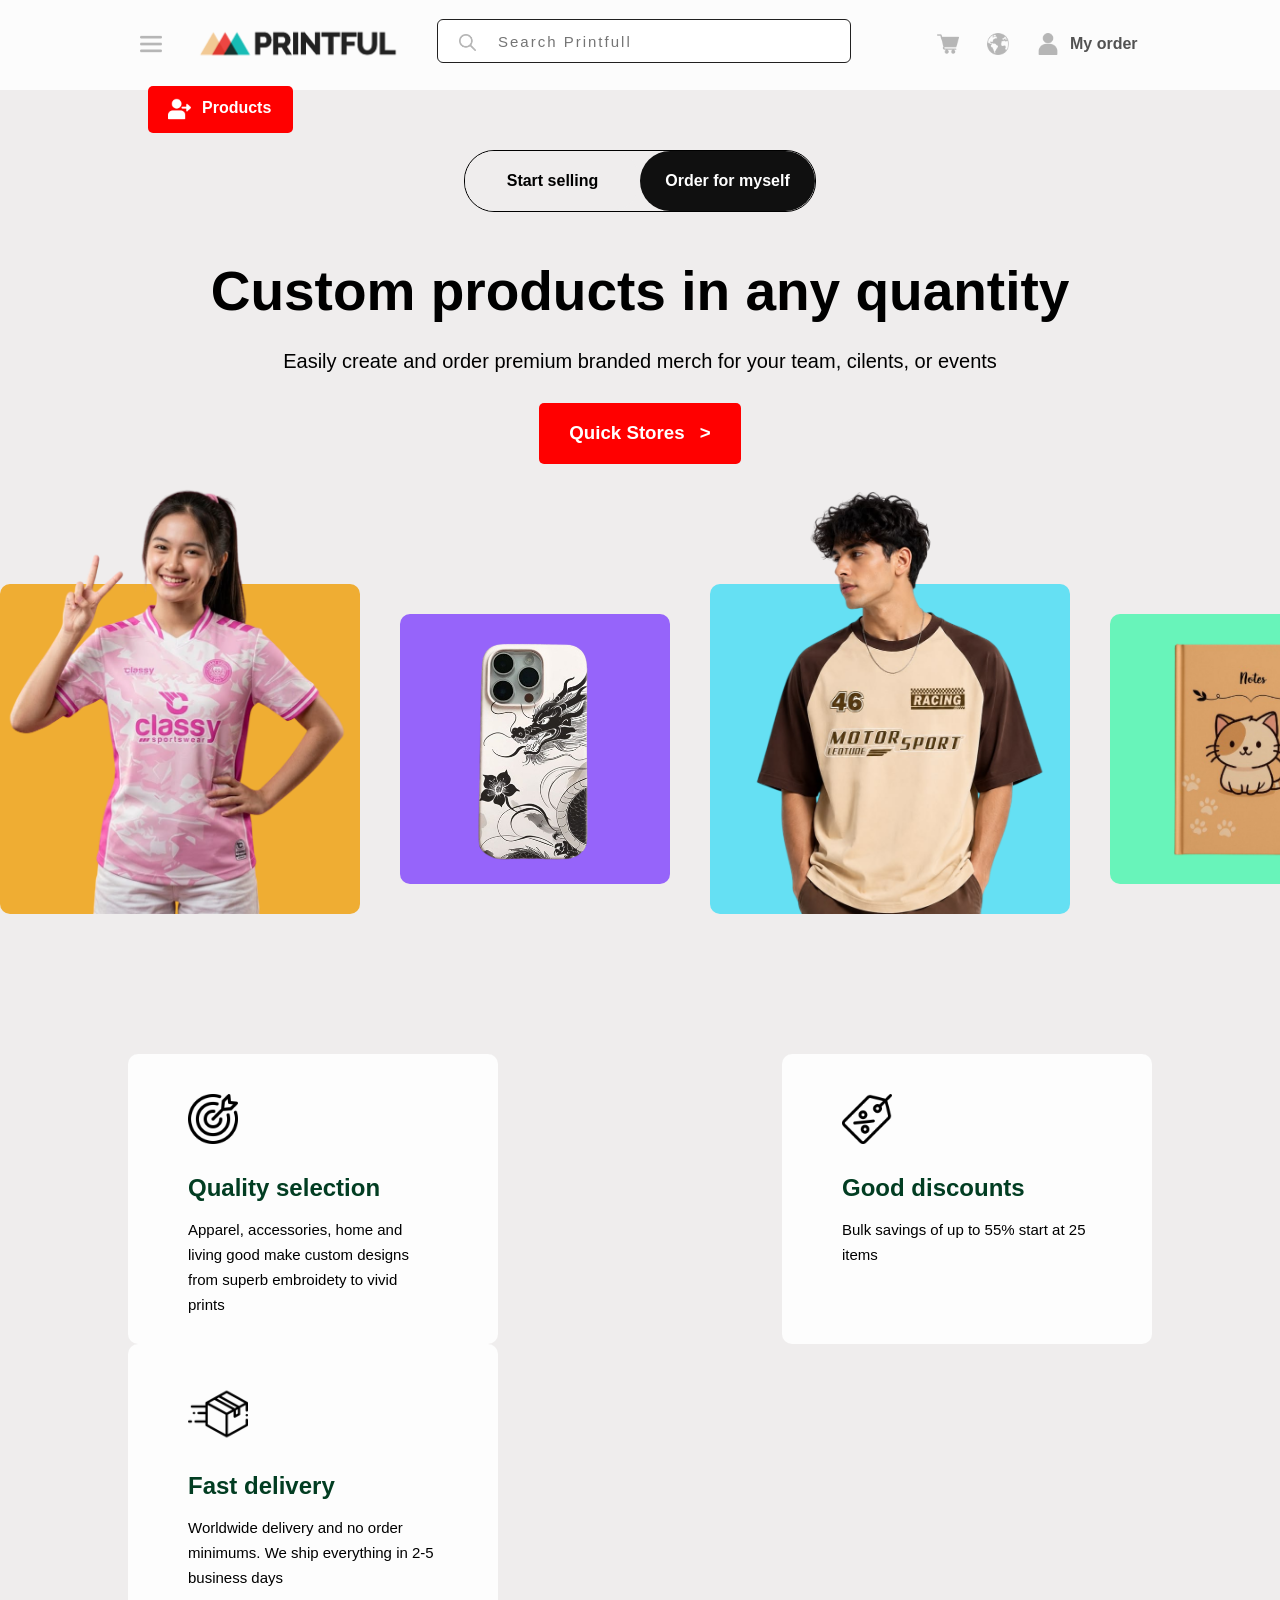
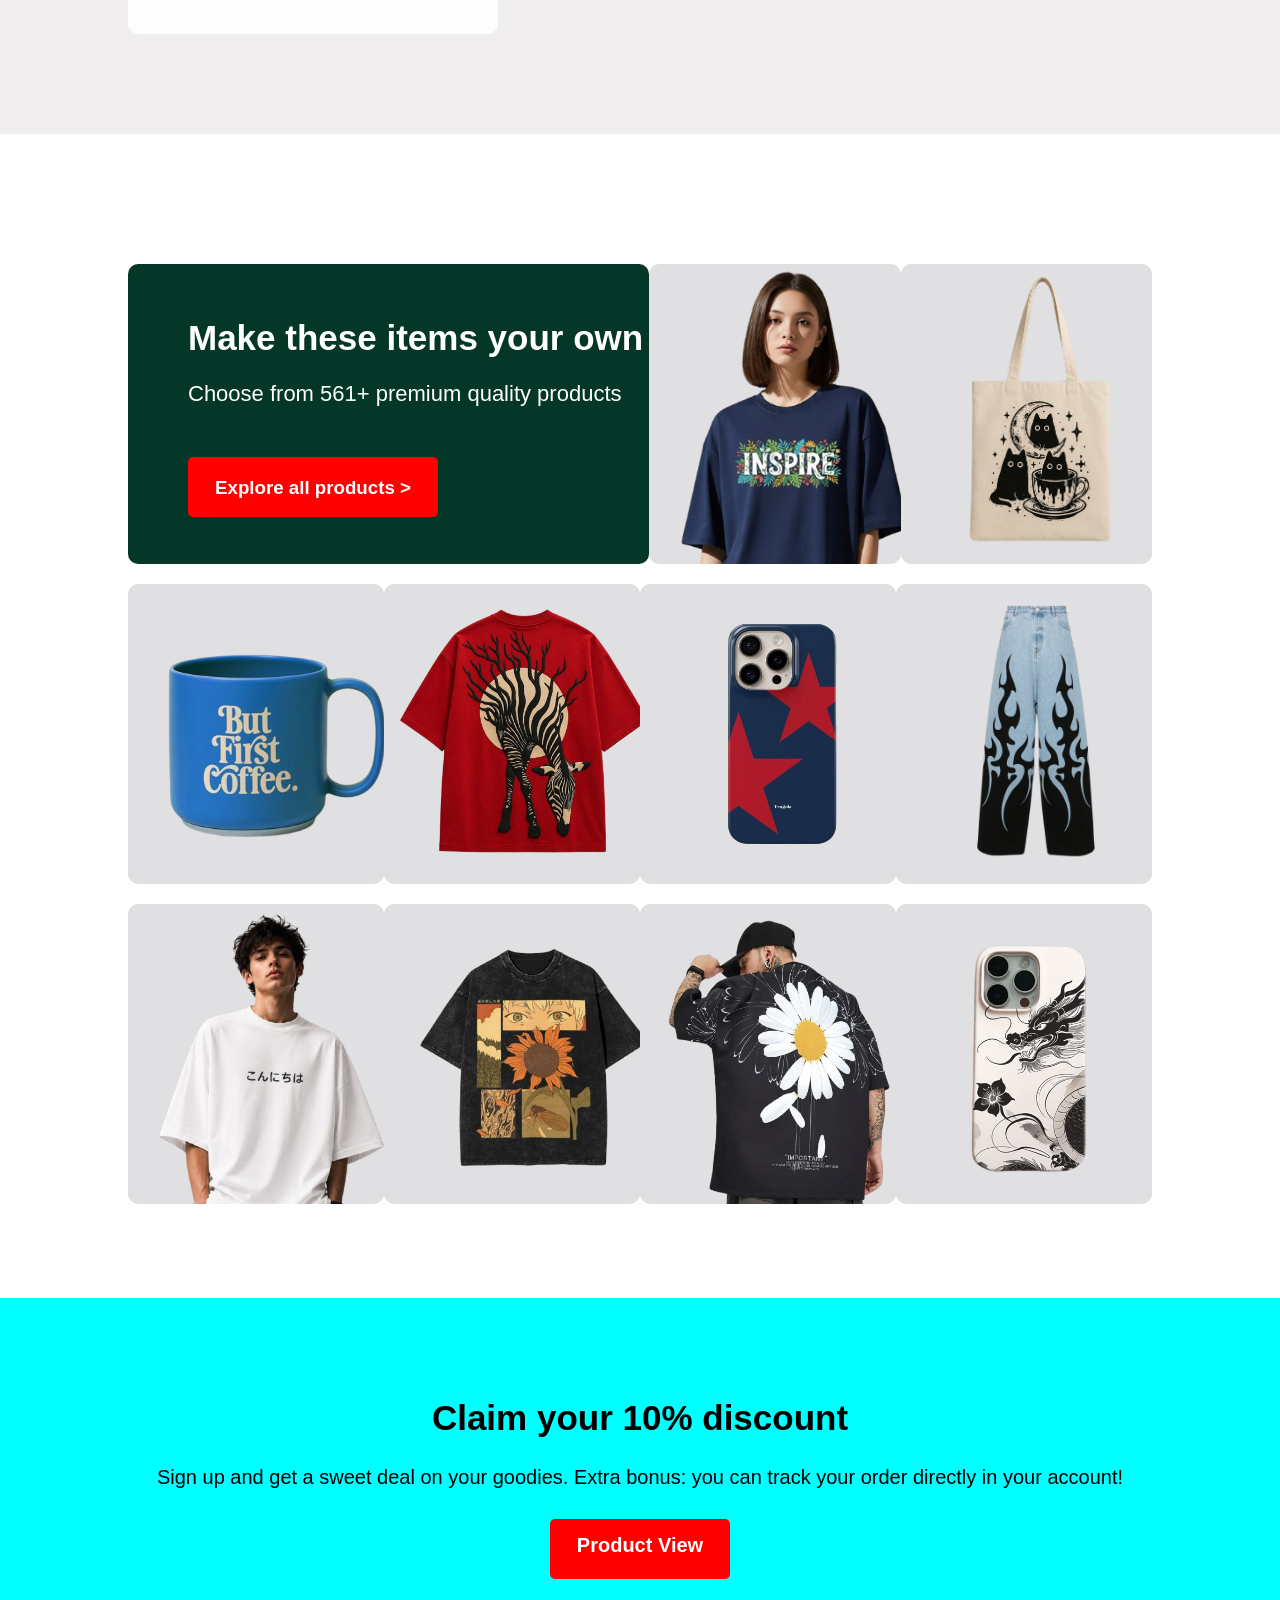
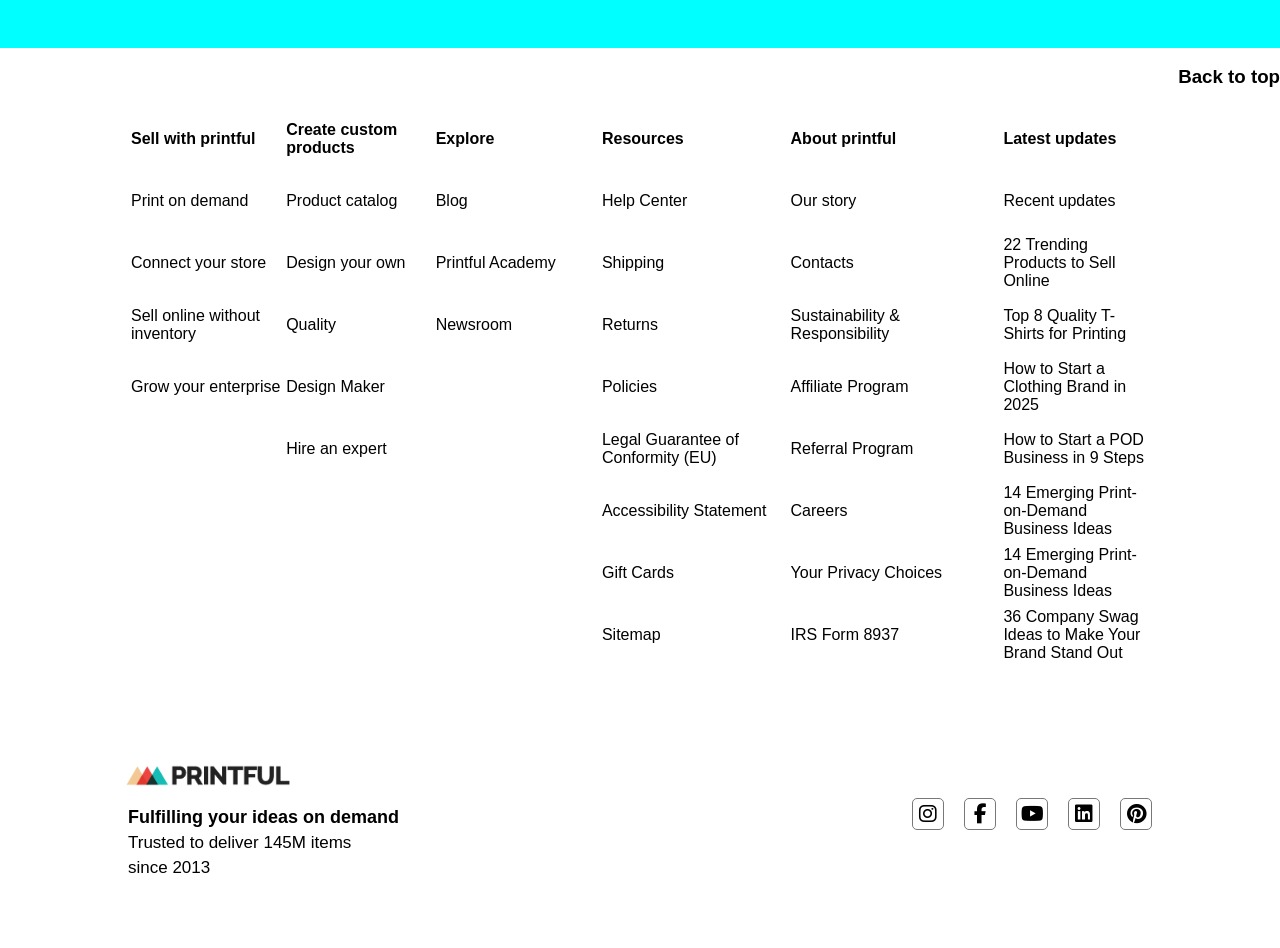
<file: index.html>
<!doctype html>
<html lang="en">
  <head>
    <meta charset="UTF-8" />
    <meta name="viewport" content="width=device-width, initial-scale=1.0" />
    <title>Printful</title>
    <link rel="stylesheet" href="css/index.css" />

    <link
      rel="stylesheet"
      href="https://cdnjs.cloudflare.com/ajax/libs/font-awesome/6.5.1/css/all.min.css"
      integrity="sha512-DTOQO9RWCH3ppGqcWaEA1BIZOC6xxalwEsw9c2QQeAIftl+Vegovlnee1c9QX4TctnWMn13TZye+giMm8e2LwA=="
      crossorigin="anonymous"
      referrerpolicy="no-referrer"
    />
  </head>

  <body>
    <!--nav11111111111-->
    <nav>
      <div class="center_nav">
        <img src="images/menu.png" alt="menu" class="menu" />
        <img
          src="images/PF-Linear-Full-color black-RGB.png"
          alt=""
          class="logo"
        />

        <form>
          <img src="images/search.png" alt="" class="search" />
          <input type="text" placeholder="Search Printfull" />
        </form>

        <div class="nav_right">
          <img src="images/shopping-cart.png" alt="" />
          <img src="images/globe.png" alt="" />
          <img src="images/user.png" alt="" />
          <h4>My order</h4>

          <div class="signup_box">
            <img src="images/exit.png" alt="" class="signup" />
            <h4>Products</h4>
          </div>
        </div>

      </div>
    </nav>

    <!--nav222222222222-->

    <div class="custom">

      <div class="tablet">

        <div class="tablet_one">
          <a href="html/Start selling.html">
            <h4>Start selling</h4>
          </a>
        </div>

        <div class="tablet_two">
          <h4>Order for myself</h4>
        </div>
      </div>
      <h1>Custom products in any quantity</h1>
      <p>
        Easily create and order premium branded merch for your team, cilents, or
        events
      </p>

      <div class="products">
        <a href="html/Quick_Stores.html"><h3>Quick Stores <span> > </span></h4> </a>
      </div>
    </div>

    <!--nav3333333333333333333-->

    <div class="animasan">

      <div class="move_card">

        <a href="html/product.html">
          <div class="big_1">
            <img src="images/Jersey Futsal _ Sepak Bola-Photoroom.png" alt="" />
          </div>
        </a>

        <a href="html/mobile.html">
          <div class="samll_1">
            <img
              src="images/df444246ce54d35cc9fbf56676f1a8ad-removebg-preview.png"
              alt=""
            />
          </div>
        </a>

        <a href="html/tshirt.html">
          <div class="big_2">
            <img
              src="images/Motorsport Raglan Oversized T-Shirt for Men _ Vintage Racing Tee-Photoroom (1).png"
              alt=""
            />
          </div>
        </a>

        <a href="html/books.html">
          <div class="samll_2">
            <img
              src="images/7863fe213064b25daa74704ed7eedf34-removebg-preview.png"
              alt=""
            />
          </div>
        </a>
        <!-- duplicate 33333333333333333333333333 -->

        <a href="html/product.html">
          <div class="big_3">
            <img
              src="images/bgclear_transparent_735x1103.png"
              alt=""
            />
          </div>
        </a>

        <a href="html/mobile.html">
          <div class="samll_3">
            <img
              src="images/oversized_red_T-shirt_mockup-removebg-preview.png"
              alt=""
            />
          </div>
        </a>

        <a href="html/tshirt.html">
          <div class="big_4">
            <img src="images/Firefly_RemoveBackground.png" alt="" />
          </div>
        </a>

        <a href="html/books.html">
          <div class="samll_4">
            <img
              src="images/7863fe213064b25daa74704ed7eedf34-removebg-preview.png"
              alt=""
            />
          </div>
        </a>
      </div>
    </div>

    <!--nav4444444444444444444-->

    <div class="item">

      <div class="card_1">
        <img src="images/target.png" alt="" />
        <h2>Quality selection</h2>
        <p>
          Apparel, accessories, home and living good make custom designs from
          superb embroidety to vivid prints
        </p>
      </div>

      <div class="card_2">
        <img src="images/tag.png" alt="" />
        <h2>Good discounts</h2>
        <p>Bulk savings of up to 55% start at 25 items</p>
      </div>

      <div class="card_3">
        <img src="images/delivery.png" alt="" class="img_3" />
        <h2>Fast delivery</h2>
        <p>
          Worldwide delivery and no order minimums. We ship everything in 2-5
          business days
        </p>
      </div>
    </div>

    <!--555555555555555555555555555-->
    <div class="collection">
      <div class="photos">

        <div class="line_one">

          <div class="item_bigone">
            <h1>Make these items your own</h1>
            <p>Choose from 561+ premium quality products</p>
            <div class="redbox">
              <h3>Explore all products ></h3>
            </div>
          </div>

          <div class="item_one1">
            <img
              src="images/0b85d781b4d91531e133d855043687c8-removebg-preview.png"
              alt=""
            />
          </div>

          <div class="item_one2">
            <img src="images/220-removebg-preview.png" alt="" />
          </div>
        </div>

        <div class="line_two">

          <div class="item_two1">
            <img src="images/9__Instagram-removebg-preview.png" alt="" />
          </div>
          <div class="item_two2">
            <img
              src="images/oversized_red_T-shirt_mockup-removebg-preview.png"
              alt=""
            />
          </div>
          <div class="item_two3">
            <img src="images/ST__MORITZ-removebg-preview.png" alt="" />
          </div>
          <div class="item_two4">
            <img
              src="images/Designer_Wide-Leg_Jeans_for_Women-removebg-preview.png"
              alt=""
            />
          </div>
        </div>

        <div class="line_three">
          <div class="item_three1">
            <img
              src="images/Minimalist_Japanese_Text_Streetwear___Best_Fashion_Collection_2026-removebg-preview.png"
              alt=""
            />
          </div>
          <div class="item_three2">
            <img src="images/download__1_-removebg-preview.png" alt="" />
          </div>
          <div class="item_three3">
            <img src="images/download-removebg-preview.png" alt="" />
          </div>
          <div class="item_three4">
            <img
              src="images/df444246ce54d35cc9fbf56676f1a8ad-removebg-preview.png"
              alt=""
            />
          </div>
        </div>
      </div>
    </div>

    <!--666666666666666666666666-->

    <div class="signin">
      <div>
        <h1>Claim your 10% discount</h1>
        <p>
          Sign up and get a sweet deal on your goodies. Extra bonus: you can
          track your order directly in your account!
        </p>
        <div class="red_box">
          <h3>Product View</h3>
        </div>
      </div>
    </div>

    <!--7777777777777777777777777-->

    <div class="texts">
      <div class="back_top">
        <a href="index.html"><h3>Back to top</h3></a>
      </div>

      <div class="center">
        <table>
          <thead>
            <tr>
              <th>Sell with printful</th>
              <th>Create custom products</th>
              <th>Explore</th>
              <th>Resources</th>
              <th>About printful</th>
              <th>Latest updates</th>
            </tr>
          </thead>
          <tbody>
            <tr>
              <td>Print on demand</td>
              <td>Product catalog</td>
              <td>Blog</td>
              <td>Help Center</td>
              <td>Our story</td>
              <td>Recent updates</td>
            </tr>
            <tr>
              <td>Connect your store</td>
              <td>Design your own</td>
              <td>Printful Academy</td>
              <td>Shipping</td>
              <td>Contacts</td>
              <td>22 Trending Products to Sell Online</td>
            </tr>

            <tr>
              <td>Sell online without inventory</td>
              <td>Quality</td>
              <td>Newsroom</td>
              <td>Returns</td>
              <td>Sustainability & Responsibility</td>
              <td>Top 8 Quality T-Shirts for Printing</td>
            </tr>

            <tr>
              <td>Grow your enterprise</td>
              <td>Design Maker</td>
              <td></td>
              <td>Policies</td>
              <td>Affiliate Program</td>
              <td>How to Start a Clothing Brand in 2025</td>
            </tr>

            <tr>
              <td></td>
              <td>Hire an expert</td>
              <td></td>
              <td>Legal Guarantee of Conformity (EU)</td>
              <td>Referral Program</td>
              <td>How to Start a POD Business in 9 Steps</td>
            </tr>

            <tr>
              <td></td>
              <td></td>
              <td></td>
              <td>Accessibility Statement</td>
              <td>Careers</td>
              <td>14 Emerging Print-on-Demand Business Ideas</td>
            </tr>

            <tr>
              <td></td>
              <td></td>
              <td></td>
              <td>Gift Cards</td>
              <td>Your Privacy Choices</td>
              <td>14 Emerging Print-on-Demand Business Ideas</td>
            </tr>

            <tr>
              <td></td>
              <td></td>
              <td></td>
              <td>Sitemap</td>
              <td>IRS Form 8937</td>
              <td>36 Company Swag Ideas to Make Your Brand Stand Out</td>
            </tr>
          </tbody>
        </table>
      </div>
    </div>

    <!--88888888888888888888888888888888-->
    <div class="gray">
      <div class="last">
        
        <div class="address">
          <img src="images/PF-Linear-Full-color black-RGB.png" alt="" />
          <h4>Fulfilling your ideas on demand</h4>
          <p>Trusted to deliver 145M items</p>
          <p>since 2013</p>
        </div>
        <div class="website">
          <div class="icon1"><i class="fa-brands fa-instagram"></i></div>
          <div class="icon1"><i class="fa-brands fa-facebook-f"></i></div>
          <div class="icon1"><i class="fa-brands fa-youtube"></i></div>
          <div class="icon1"><i class="fa-brands fa-linkedin"></i></div>
          <div class="icon1"><i class="fa-brands fa-pinterest"></i></div>
        </div>
      </div>
    </div>
  </body>
</html>
</file>
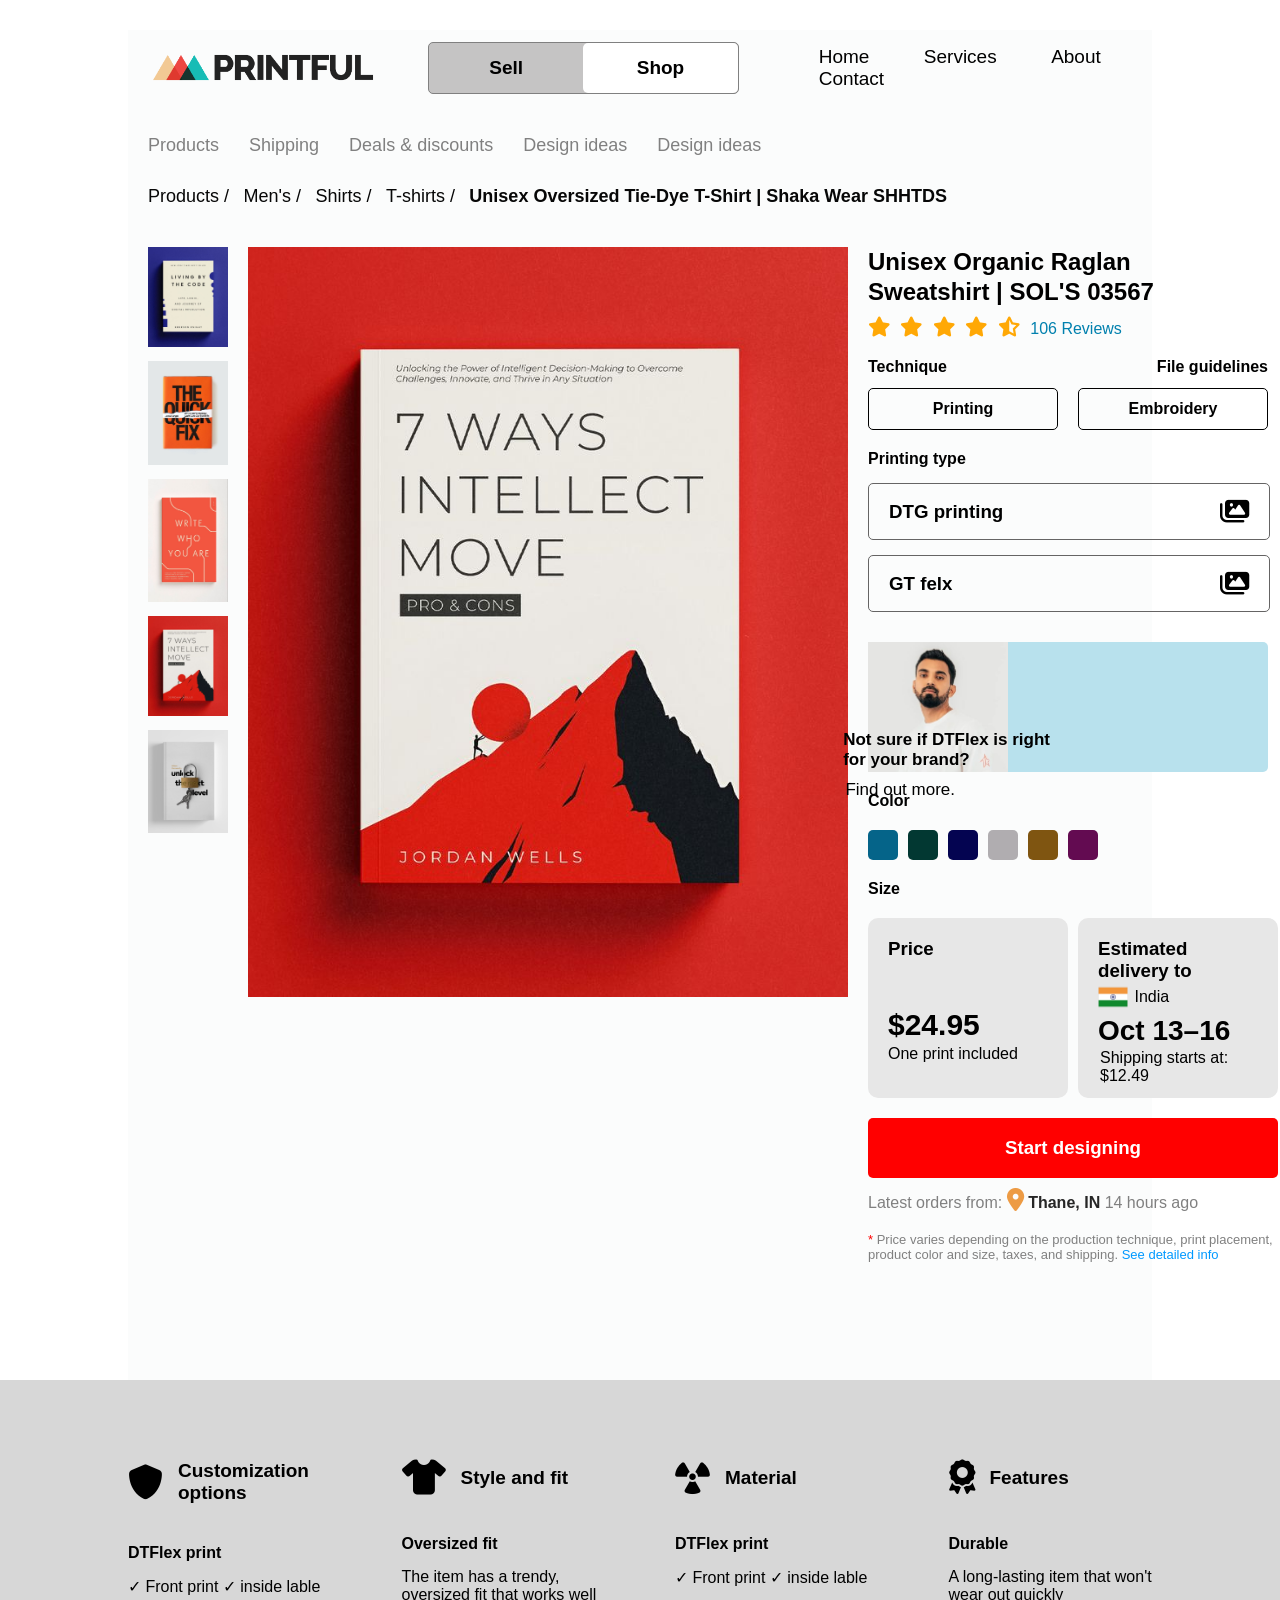
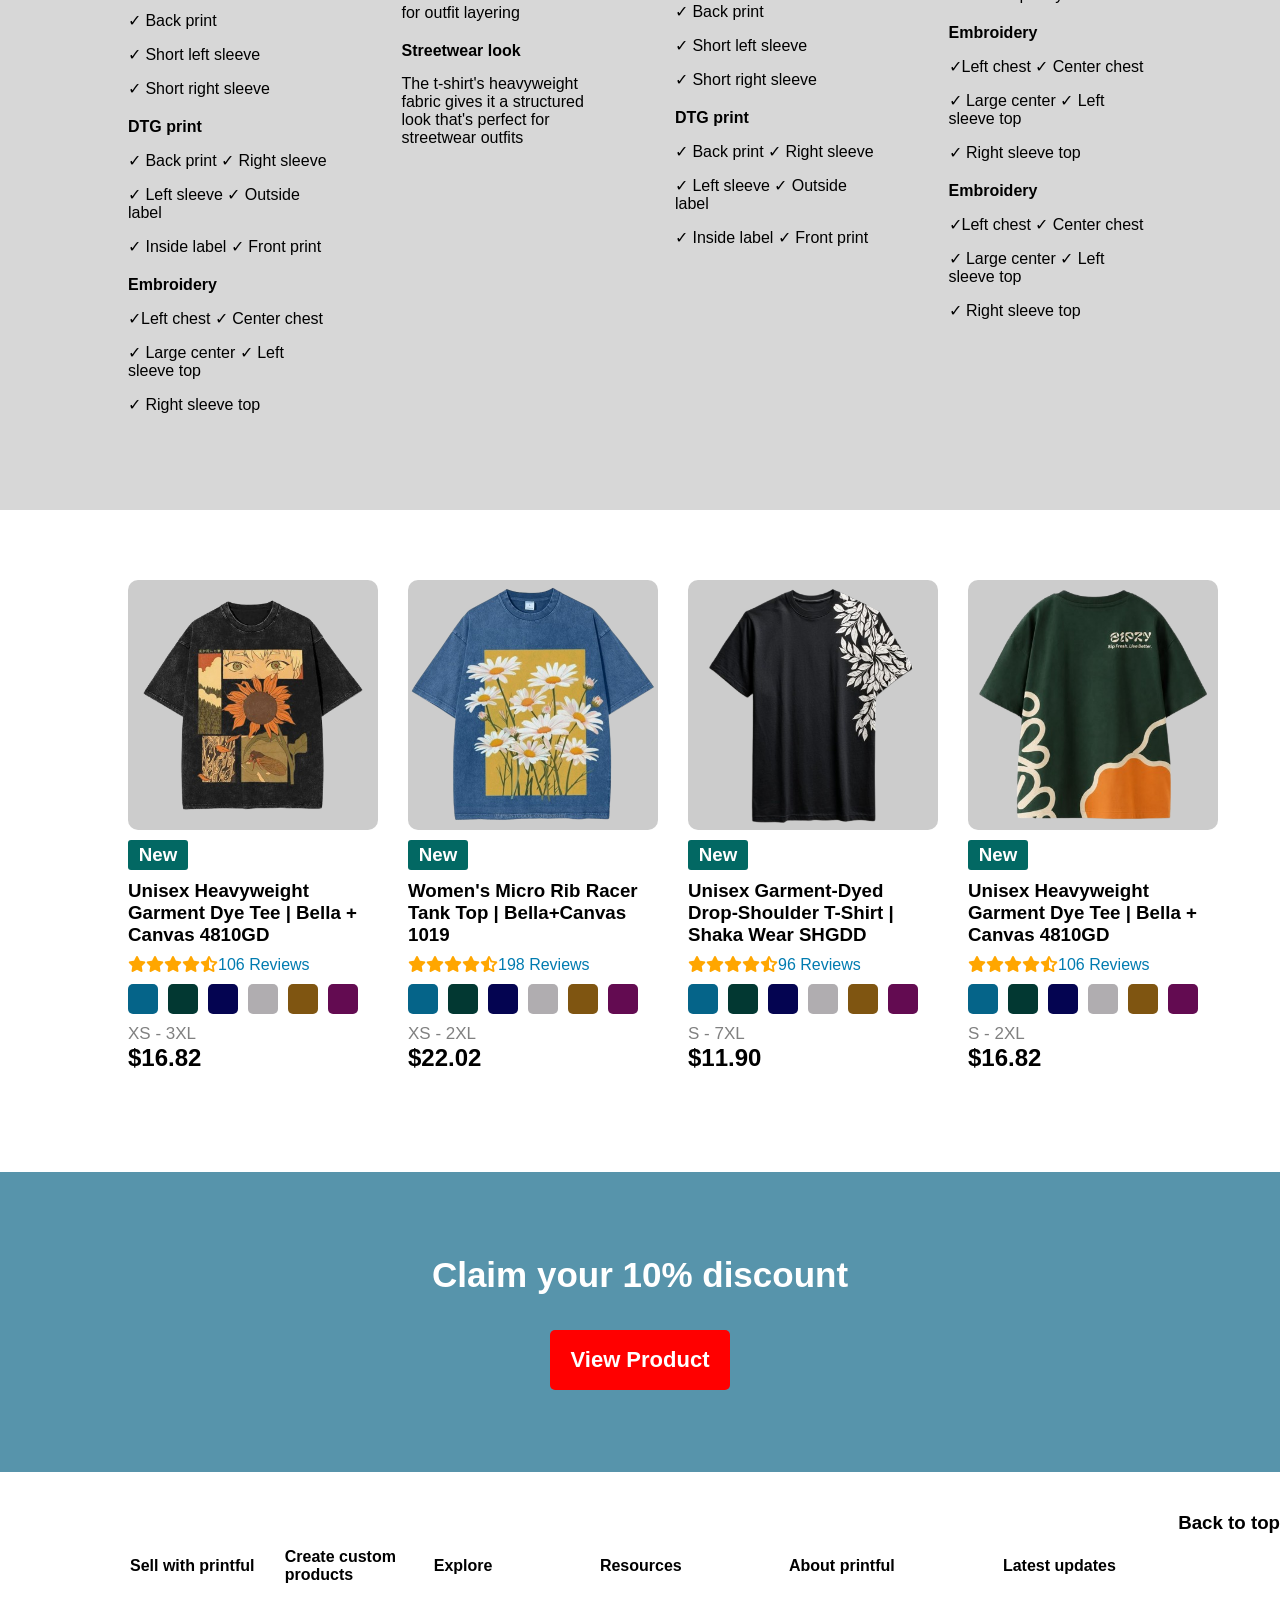
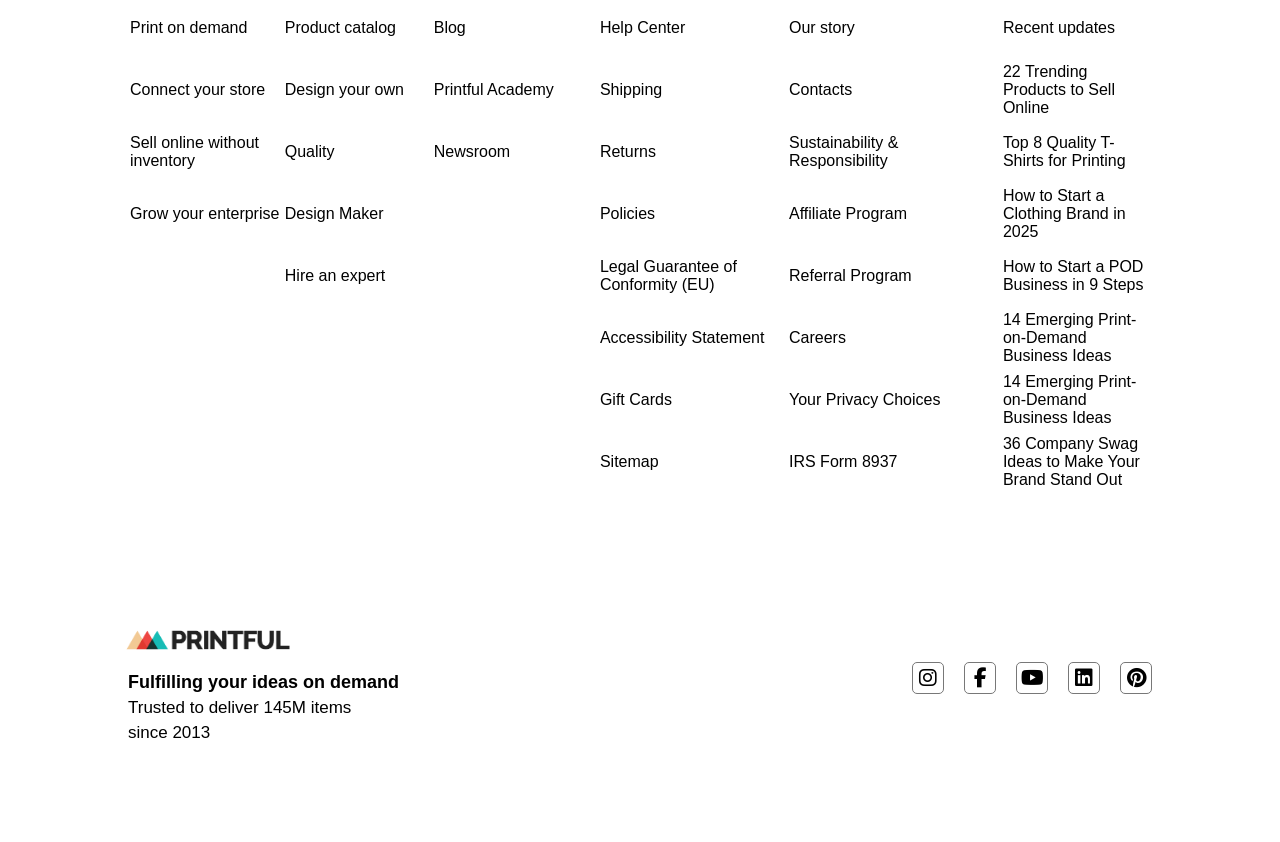
<file: books.html>
<!DOCTYPE html>
<html lang="en">

<head>
    <meta charset="UTF-8">
    <meta name="viewport" content="width=device-width, initial-scale=1.0">
    <title>Document</title>
    <link rel="stylesheet" href="product.css">
    <link rel="stylesheet" href="https://cdnjs.cloudflare.com/ajax/libs/font-awesome/6.5.1/css/all.min.css"
        integrity="sha512-DTOQO9RWCH3ppGqcWaEA1BIZOC6xxalwEsw9c2QQeAIftl+Vegovlnee1c9QX4TctnWMn13TZye+giMm8e2LwA=="
        crossorigin="anonymous" referrerpolicy="no-referrer" />

</head>

<body>

    <div class="body_1">
        <!-- 11111111111111111111 -->
        <nav>
            <!-- nav first line11111111111111111 -->

            <div class="nav_align">
                
                <img src="images/PF-Linear-Full-color black-RGB.png" alt="">

                <div class="box">
                    <div class="box_left">
                        <h4>Sell</h4>
                    </div>
                    <div class="box_right">
                        <h4>Shop</h4>
                    </div>
                </div>

                <div class="icon_right">
                    <ul>
                        <li>Home</li>
                        <li>Services</li>
                        <li>About</li>
                        <li>Contact</li>
                    </ul>
                </div>
            </div>

            <!-- nav secound line2222222222222222222222222 -->

            <div class="nav_align_two">

                <div class="text">
                    <p>Products</p>
                </div>
                <div class="text">
                    <p>Shipping</p>
                </div>
                <div class="text">
                    <p>Deals & discounts</p>
                </div>
                <div class="text">
                    <p>Design ideas</p>
                </div>
                <div class="text">
                    <p>Design ideas</p>
                </div>

            </div>
        </nav>

        <!-- 22222222222222222222222222222222222222222222 -->
        <div class="list">
            <ul>
                <li>Products /</li>
                <li>Men's /</li>
                <li>Shirts /</li>
                <li>T-shirts /</li>
                <li class="bold"> <b> Unisex Oversized Tie-Dye T-Shirt | Shaka Wear SHHTDS </b></li>
            </ul>
        </div>

        <!-- 3333333333333333333333333333333333333 -->
        <div class="gallary">

            <div class="left_pic">
                <div><img src="images/Book cover design for living by the code.jpg" alt=""></div>
                <div><img src="images/download (10).jpg" alt=""></div>
                <div><img src="images/download (11).jpg" alt=""></div>
                <div><img src="images/Minimalist Red and Black Book Cover Design – 7 Ways Intellect Move.jpg" alt="">
                </div>
                <div><img src="images/Unlock the next level 🔐✨.jpg" alt=""></div>
            </div>

            <div class="big_photo">
                <img src="images/Minimalist Red and Black Book Cover Design – 7 Ways Intellect Move.jpg" alt="">
            </div>

            <div class="rigth_text">
                <h2>Unisex Organic Raglan <br>Sweatshirt | SOL'S 03567</h2>

                <div class="star">
                    <i class="fa-solid fa-star"></i>
                    <i class="fa-solid fa-star"></i>
                    <i class="fa-solid fa-star"></i>
                    <i class="fa-solid fa-star"></i>
                    <i class="fa-solid fa-star-half-stroke"></i>
                    <p>
                        106 Reviews
                    </p>
                </div>


                <div class="tittles">
                    <p><b>Technique</b></p>
                    <p><b>File guidelines</b></p>
                </div>

                <div class="Print_two_box">
                    <div class="box">
                        <h4> Printing</h4>
                    </div>
                    <div class="box">
                        <h4> Embroidery</h4>
                    </div>

                </div>

                <div class="type">

                    <p><b>Printing type</b></p>
                    <div class="one">
                        <h3>DTG printing</h3>
                        <i class="fa-solid fa-images"></i>
                    </div>

                    <div class="one">
                        <h3><b>GT </b>felx</h3>
                        <i class="fa-solid fa-images"></i>
                    </div>

                </div>

                <div class="brand_photo">
                    <div>
                        <img src="images/download.jpg" alt="">
                        <h3> Not sure if DTFlex is right <br>
                            for your brand?</h3>
                        <p>Find out more.</p>
                    </div>

                </div>

                <p class="colour"><b>Color</b></p>

                <div class="colours">
                    <div class="colour1"></div>
                    <div class="colour2"></div>
                    <div class="colour3"></div>
                    <div class="colour4"></div>
                    <div class="colour5"></div>
                    <div class="colour6"></div>
                </div>

                <p class="size_p"> <b>Size</b></p>

                <div class="two_box">
                    <div class="price">
                        <h3>Price</h3>
                        <h2>$24.95</h2>
                        <p>One print included</p>
                    </div>

                    <div class="price_one">
                        <h3>Estimated delivery to</h3>
                        <img src="images/flag.png" alt="">
                        <p> India</p>
                        <h2> Oct 13⁠–16</h2>
                        <p class="p_one">Shipping starts at: $12.49</p>
                    </div>

                </div>

                <div class="red_box">
                    <h3>Start designing</h3>
                </div>
                <div class="oder">
                    <p>Latest orders from: <i class="fa-solid fa-location-dot"></i>
                        <b> Thane, IN </b> 14 hours ago
                    </p>
                    <p class="lines"> <span class="red">*</span> Price varies depending on the production technique,
                        print
                        placement, product color and size, taxes,
                        and shipping. <span class="blue"> See detailed info</span></p>
                </div>

            </div>
        </div>

    </div>

    <!-- 444444444444444444444444444444444444444 -->

    <div class="icon_details">

        <div class="align_3">

            <div class="first">

                <div class="icons">
                    <i class="fa-solid fa-shield"></i>
                    <h2>Customization options</h2>
                </div>

                <div class="icons_d">
                    <h4>DTFlex print</h4>
                    <p>✓ Front print ✓ inside lable</p>
                    <p> ✓ Back print</p>
                    <p>✓ Short left sleeve</p>
                    <p>✓ Short right sleeve</p>
                </div>

                <div class="icons_d">
                    <h4>DTG print</h4>
                    <p>✓ Back print ✓ Right sleeve</p>
                    <p> ✓ Left sleeve ✓ Outside label</p>
                    <p> ✓ Inside label ✓ Front print</p>
                </div>

                <div class="icons_d">
                    <h4> Embroidery</h4>
                    <p>✓Left chest ✓ Center chest</p>
                    <p> ✓ Large center ✓ Left sleeve top</p>
                    <p> ✓ Right sleeve top </p>
                </div>

            </div>
            <!-- 444444444444444444444444444444444444444 111111111 -->

            <div class="first">

                <div class="icons">
                    <i class="fa-solid fa-shirt"></i>
                    <h2>Style and fit</h2>
                </div>

                <div class="icons_d">
                    <h4>Oversized fit</h4>
                    <p>The item has a trendy, oversized fit that works well for outfit layering</p>
                </div>

                <div class="icons_d">
                    <h4>Streetwear look</h4>
                    <p>The t-shirt's heavyweight fabric gives it a structured look that's perfect for streetwear
                        outfits</p>

                </div>
            </div>



            <!-- 444444444444444444444444444444444444444 2222222222222 -->

            <div class="first">

                <div class="icons">
                    <i class="fa-solid fa-radiation"></i>
                    <h2>Material</h2>
                </div>

                <div class="icons_d">
                    <h4>DTFlex print</h4>
                    <p>✓ Front print ✓ inside lable</p>
                    <p> ✓ Back print</p>
                    <p>✓ Short left sleeve</p>
                    <p>✓ Short right sleeve</p>
                </div>

                <div class="icons_d">
                    <h4>DTG print</h4>
                    <p>✓ Back print ✓ Right sleeve</p>
                    <p> ✓ Left sleeve ✓ Outside label</p>
                    <p> ✓ Inside label ✓ Front print</p>
                </div>

            </div>


            <div class="first">

                <div class="icons">
                    <i class="fa-solid fa-award"></i>
                    <h2>Features</h2>
                </div>

                <div class="icons_d">
                    <h4>Durable</h4>
                    <p>A long-lasting item that won't wear out quickly</p>
                </div>

                <div class="icons_d">
                    <h4> Embroidery</h4>
                    <p>✓Left chest ✓ Center chest</p>
                    <p> ✓ Large center ✓ Left sleeve top</p>
                    <p> ✓ Right sleeve top </p>
                </div>

                <div class="icons_d">
                    <h4> Embroidery</h4>
                    <p>✓Left chest ✓ Center chest</p>
                    <p> ✓ Large center ✓ Left sleeve top</p>
                    <p> ✓ Right sleeve top </p>
                </div>

            </div>

        </div>
    </div>

    <!-- 5555555555555555555555555555555555555555555555555 -->

    <div class="likes_item">

        <div class="containar_1">

            <div class="bo1_1">
                <img src="images/download__1_-removebg-preview.png" alt="">
            </div>
            <div class="new">
                <h3>New</h3>
            </div>

            <div class="texts">
                <h3>Unisex Heavyweight Garment Dye Tee | Bella + Canvas 4810GD</h3>
            </div>

            <div class="star">
                <i class="fa-solid fa-star"></i>
                <i class="fa-solid fa-star"></i>
                <i class="fa-solid fa-star"></i>
                <i class="fa-solid fa-star"></i>
                <i class="fa-solid fa-star-half-stroke"></i>
                <p>
                    106 Reviews
                </p>
            </div>

            <div class="colours">
                <div class="colour1"></div>
                <div class="colour2"></div>
                <div class="colour3"></div>
                <div class="colour4"></div>
                <div class="colour5"></div>
                <div class="colour6"></div>
            </div>

            <p class="size_1">XS - 3XL</p>
            <h2><b>$16.82</b></h2>

        </div>

        <!-- 555555555555555555555555555511111111111111111111111 -->
        <div class="containar_1">

            <div class="bo1_1">
                <img src="images/Best_Seller-Print-cool-removebg-preview.png" alt="">
            </div>
            <div class="new">
                <h3>New</h3>
            </div>

            <div class="texts">
                <h3>Women's Micro Rib Racer Tank Top | Bella+Canvas 1019</h3>
            </div>

            <div class="star">
                <i class="fa-solid fa-star"></i>
                <i class="fa-solid fa-star"></i>
                <i class="fa-solid fa-star"></i>
                <i class="fa-solid fa-star"></i>
                <i class="fa-solid fa-star-half-stroke"></i>
                <p>
                    198 Reviews
                </p>
            </div>

            <div class="colours">
                <div class="colour1"></div>
                <div class="colour2"></div>
                <div class="colour3"></div>
                <div class="colour4"></div>
                <div class="colour5"></div>
                <div class="colour6"></div>
            </div>

            <p class="size_1">XS - 2XL</p>
            <h2><b>$22.02</b></h2>

        </div>

        <!-- 555555555555555555555555555522222222222222222222222 -->

        <div class="containar_1">

            <div class="bo1_1">
                <img src="images/T_shirt_designs_-removebg-preview.png" alt="">
            </div>
            <div class="new">
                <h3>New</h3>
            </div>

            <div class="texts">
                <h3>Unisex Garment-Dyed Drop-Shoulder T-Shirt | Shaka Wear SHGDD</h3>
            </div>

            <div class="star">
                <i class="fa-solid fa-star"></i>
                <i class="fa-solid fa-star"></i>
                <i class="fa-solid fa-star"></i>
                <i class="fa-solid fa-star"></i>
                <i class="fa-solid fa-star-half-stroke"></i>
                <p>
                    96 Reviews
                </p>
            </div>

            <div class="colours">
                <div class="colour1"></div>
                <div class="colour2"></div>
                <div class="colour3"></div>
                <div class="colour4"></div>
                <div class="colour5"></div>
                <div class="colour6"></div>
            </div>

            <p class="size_1">S - 7XL</p>
            <h2><b>$11.90</b></h2>

        </div>

        <!-- 5555555555555555555533333333333333333333333333333333333 -->

        <div class="containar_1">

            <div class="bo1_1">
                <img src="images/Realistic_mesh_on_the_brand_SIPZY-removebg-preview.png" alt="">
            </div>
            <div class="new">
                <h3>New</h3>
            </div>

            <div class="texts">
                <h3>Unisex Heavyweight Garment Dye Tee | Bella + Canvas 4810GD</h3>
            </div>

            <div class="star">
                <i class="fa-solid fa-star"></i>
                <i class="fa-solid fa-star"></i>
                <i class="fa-solid fa-star"></i>
                <i class="fa-solid fa-star"></i>
                <i class="fa-solid fa-star-half-stroke"></i>
                <p>
                    106 Reviews
                </p>
            </div>

            <div class="colours">
                <div class="colour1"></div>
                <div class="colour2"></div>
                <div class="colour3"></div>
                <div class="colour4"></div>
                <div class="colour5"></div>
                <div class="colour6"></div>
            </div>

            <p class="size_1">S - 2XL</p>
            <h2><b>$16.82</b></h2>

        </div>

    </div>

    <!-- 666666666666666666666666666666666666666666 -->


    <div class="signin">
        <div class="h1_n">
            <h1>Claim your 10% discount</h1>
        </div>
        <div class="red_box">
            <h3>View Product </h3>
        </div>
    </div>

    <!--7777777777777777777777777-->

    <div class="texts_22">
        <div class="back_top">
            <h3>Back to top </h3>
        </div>

        <div class="center">
            <table>
                <thead>
                    <tr>
                        <th>Sell with printful</th>
                        <th>Create custom products</th>
                        <th>Explore</th>
                        <th>Resources</th>
                        <th>About printful</th>
                        <th>Latest updates</th>
                    </tr>
                </thead>
                <tbody>
                    <tr>
                        <td>Print on demand</td>
                        <td>Product catalog</td>
                        <td>Blog</td>
                        <td>Help Center</td>
                        <td>Our story</td>
                        <td>Recent updates</td>
                    </tr>
                    <tr>
                        <td>Connect your store</td>
                        <td>Design your own</td>
                        <td>Printful Academy</td>
                        <td>Shipping</td>
                        <td>Contacts</td>
                        <td>22 Trending Products to Sell Online </td>
                    </tr>

                    <tr>
                        <td>Sell online without inventory</td>
                        <td>Quality</td>
                        <td>Newsroom</td>
                        <td>Returns</td>
                        <td>Sustainability & Responsibility</td>
                        <td>Top 8 Quality T-Shirts for Printing</td>

                    </tr>

                    <tr>
                        <td>Grow your enterprise</td>
                        <td>Design Maker</td>
                        <td></td>
                        <td>Policies</td>
                        <td>Affiliate Program</td>
                        <td>How to Start a Clothing Brand in 2025</td>
                    </tr>

                    <tr>
                        <td></td>
                        <td>Hire an expert</td>
                        <td></td>
                        <td>Legal Guarantee of Conformity (EU)</td>
                        <td>Referral Program</td>
                        <td>How to Start a POD Business in 9 Steps</td>

                    </tr>

                    <tr>
                        <td></td>
                        <td></td>
                        <td></td>
                        <td>Accessibility Statement</td>
                        <td>Careers</td>
                        <td>14 Emerging Print-on-Demand Business Ideas</td>

                    </tr>

                    <tr>
                        <td></td>
                        <td></td>
                        <td></td>
                        <td>Gift Cards</td>
                        <td>Your Privacy Choices</td>
                        <td>14 Emerging Print-on-Demand Business Ideas</td>

                    </tr>

                    <tr>
                        <td></td>
                        <td></td>
                        <td></td>
                        <td>Sitemap</td>
                        <td>IRS Form 8937</td>
                        <td>36 Company Swag Ideas to Make Your Brand Stand Out</td>

                    </tr>
                </tbody>
            </table>

        </div>
    </div>

    <!--88888888888888888888888888888888-->
    <div class="gray">
        <div class="last">
            <div class="address">
                <img src="images/PF-Linear-Full-color black-RGB.png" alt="">
                <h4>Fulfilling your ideas on demand</h4>
                <p>Trusted to deliver 145M items</p>
                <p>since 2013</p>
            </div>
            <div class="website">

                <div class="icon1"> <i class="fa-brands fa-instagram"></i></div>
                <div class="icon1"> <i class="fa-brands fa-facebook-f"></i></div>
                <div class="icon1"> <i class="fa-brands fa-youtube"></i></div>
                <div class="icon1"> <i class="fa-brands fa-linkedin"></i></div>
                <div class="icon1"><i class="fa-brands fa-pinterest"></i></div>

            </div>
        </div>
    </div>

</body>

</html>
</file>
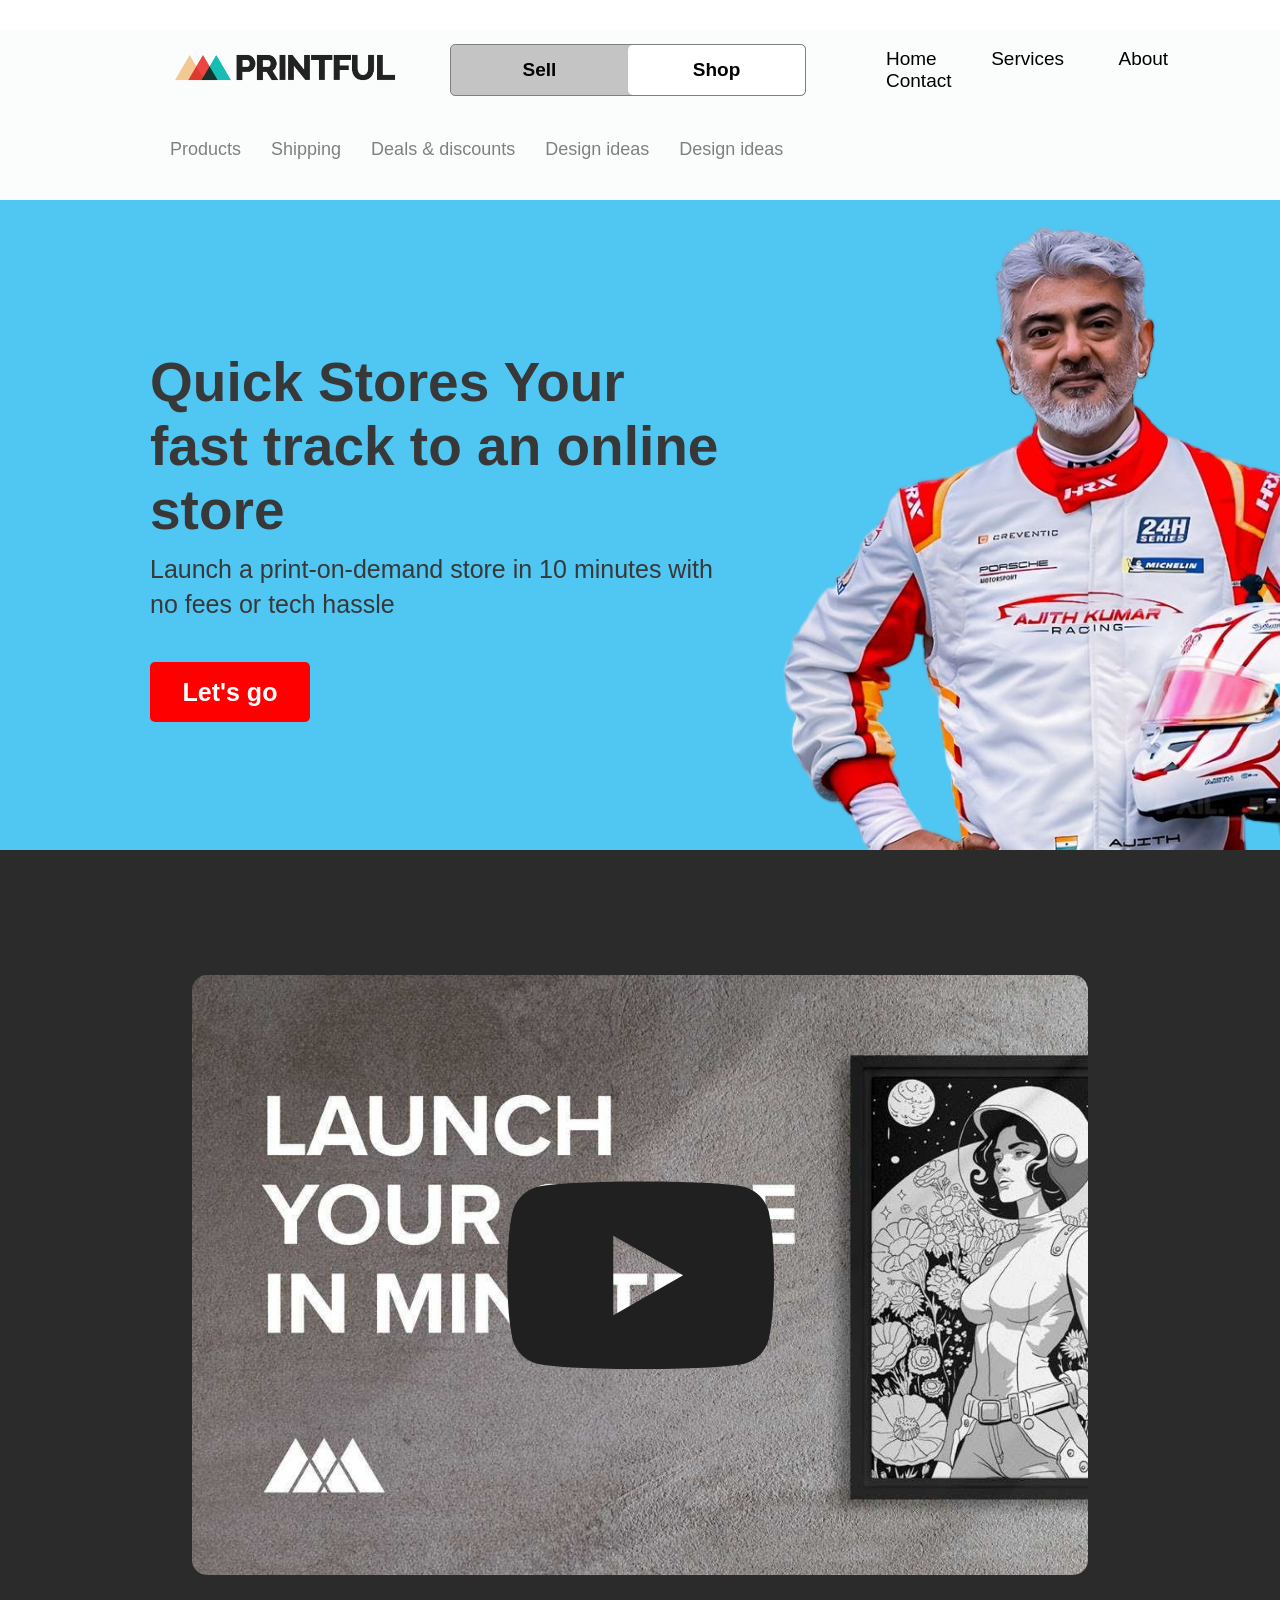
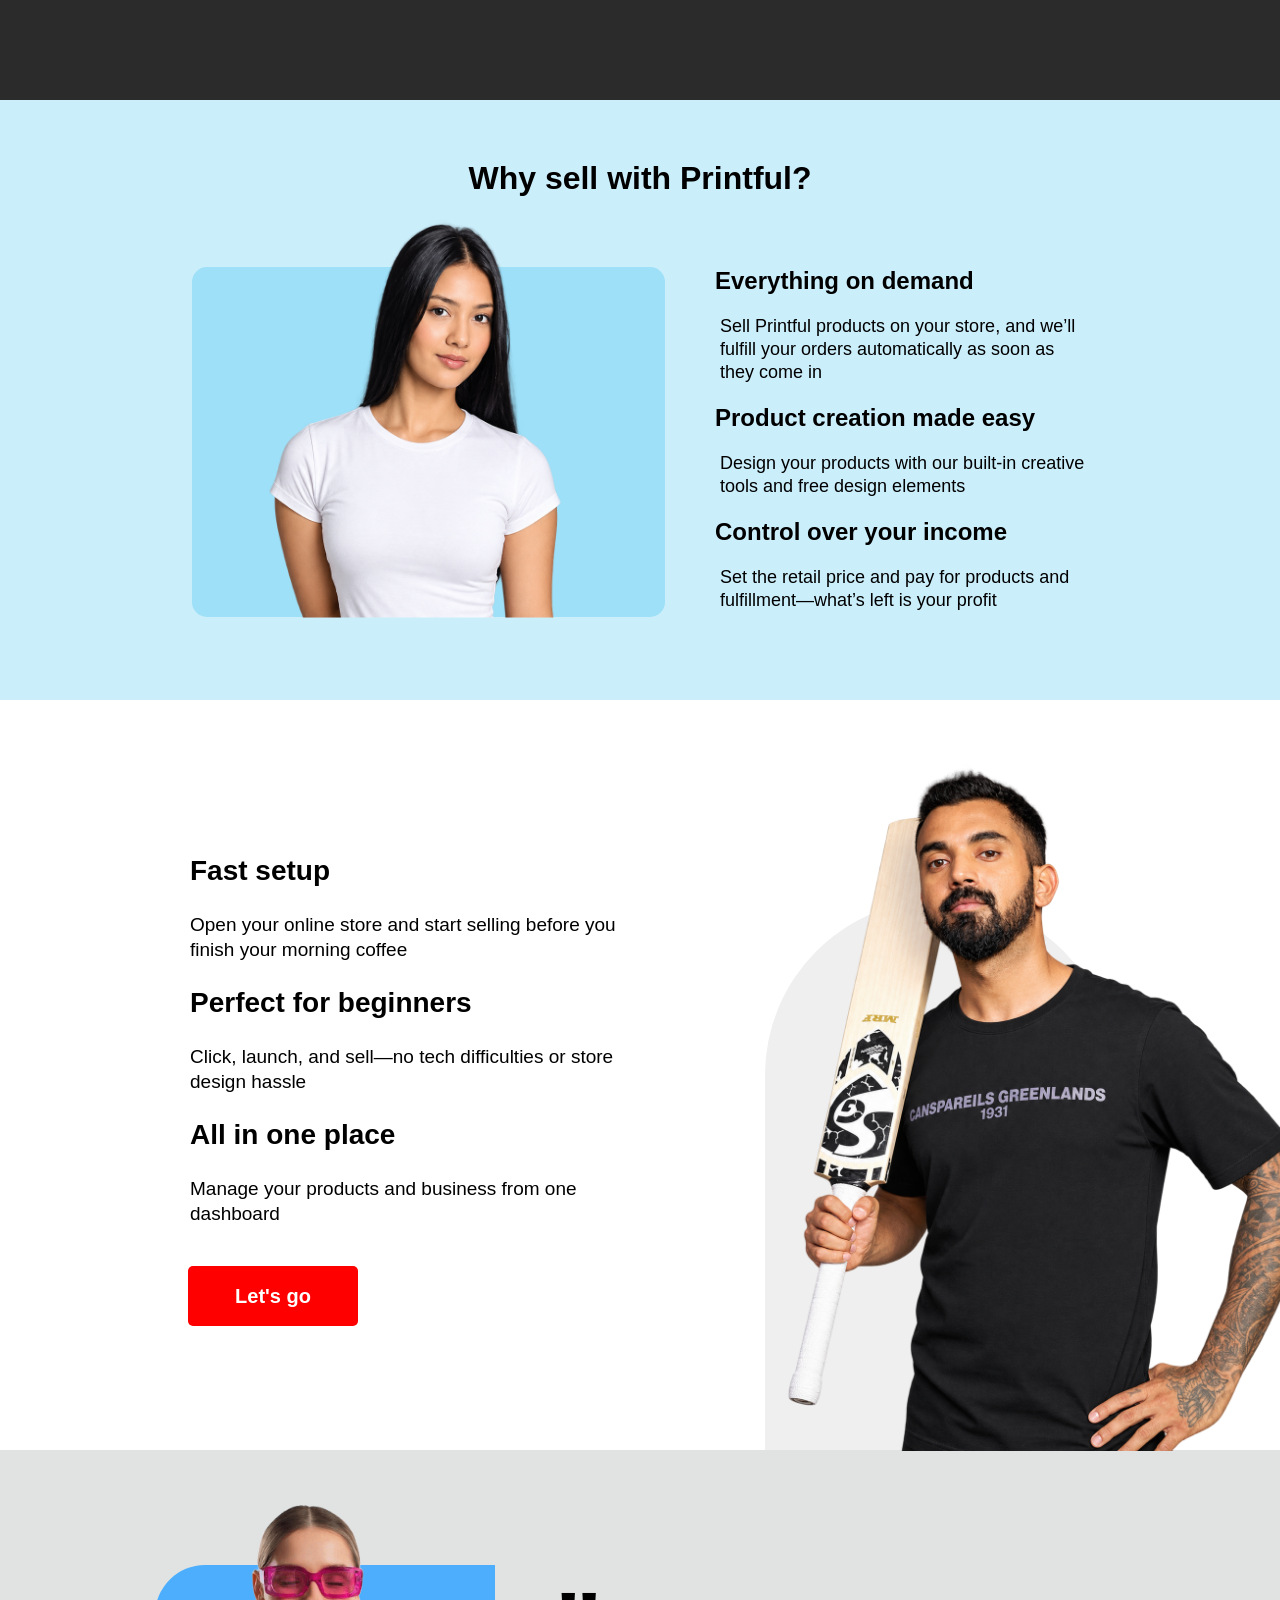
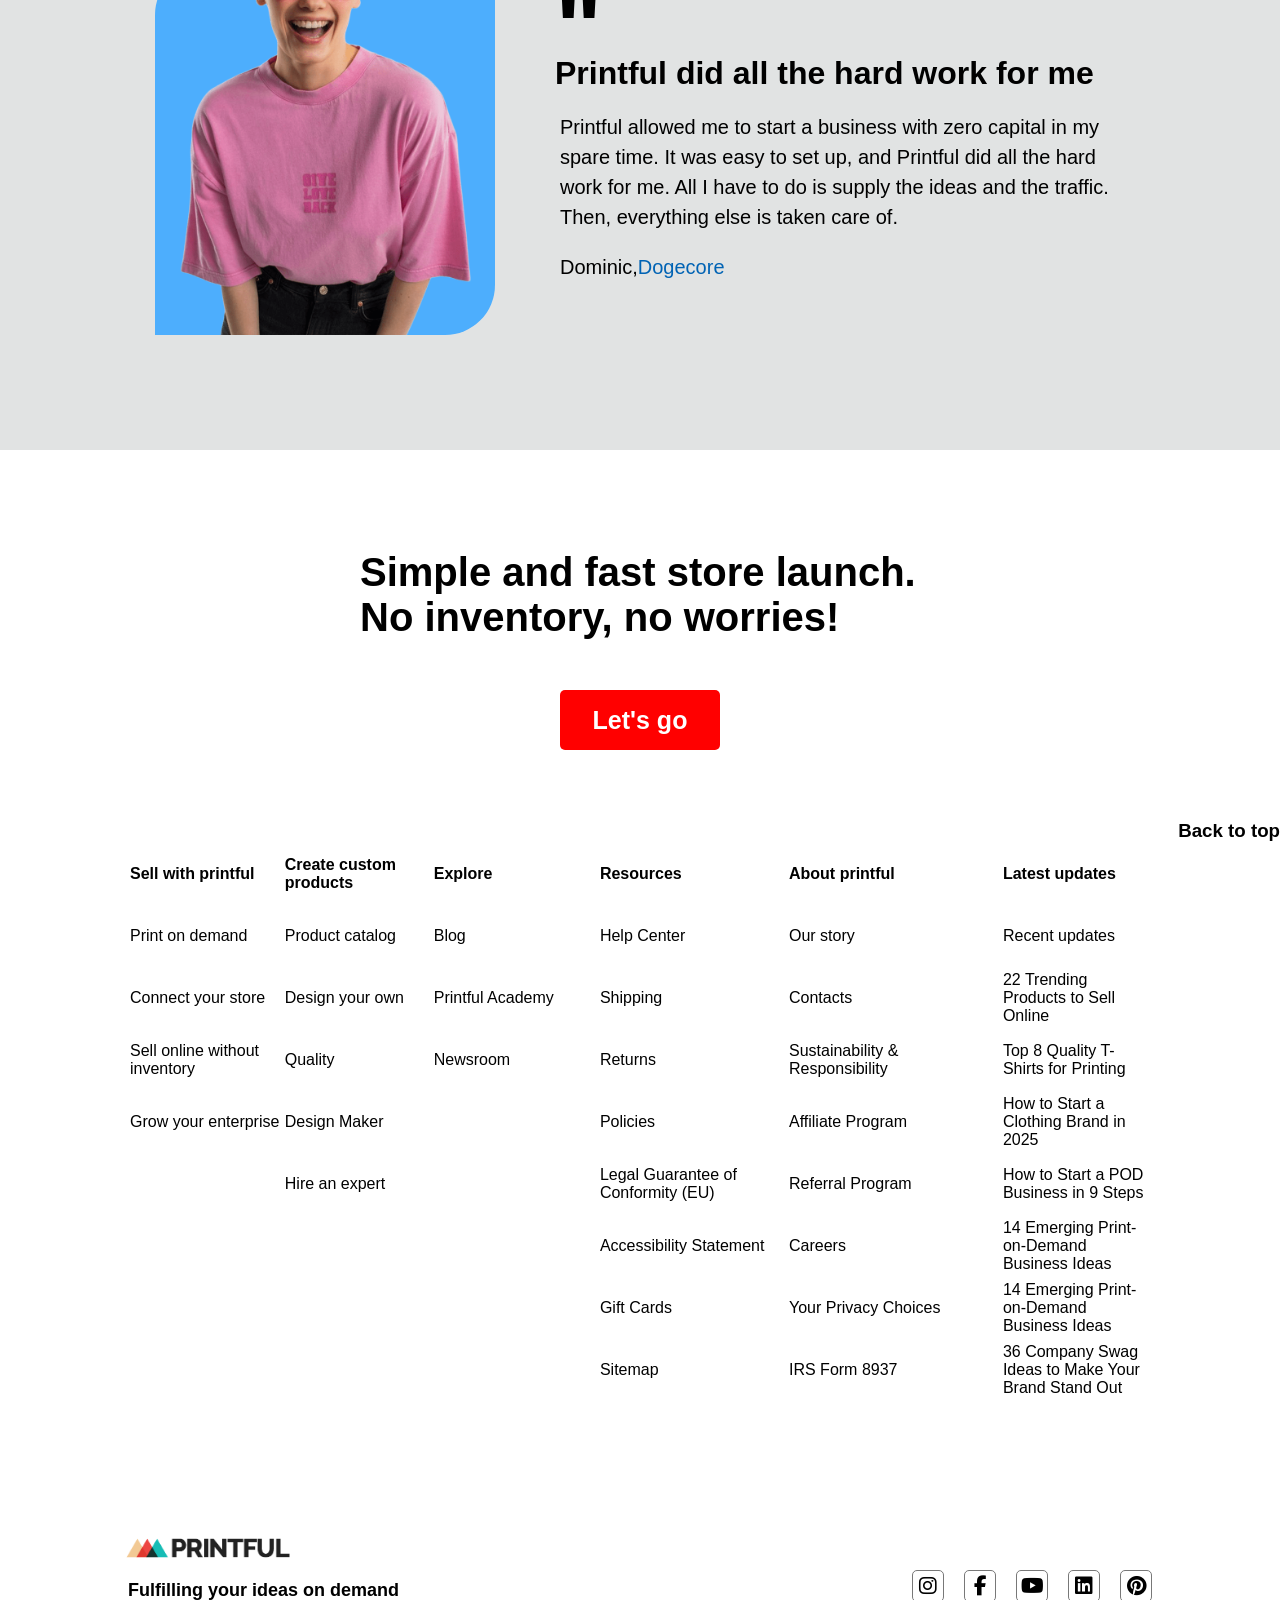
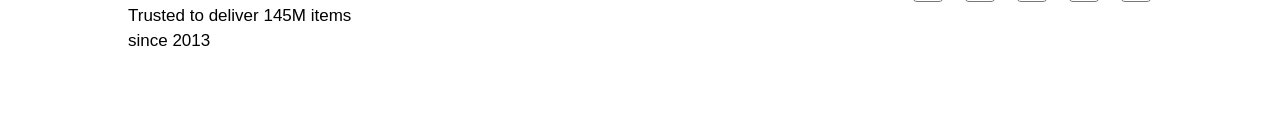
<file: explore.html>
<!DOCTYPE html>
<html lang="en">

<head>
    <meta charset="UTF-8">
    <meta name="viewport" content="width=device-width, initial-scale=1.0">
    <title>Document</title>
    <link rel="stylesheet" href="explore.css">
    <link rel="stylesheet" href="https://cdnjs.cloudflare.com/ajax/libs/font-awesome/6.5.1/css/all.min.css"
        integrity="sha512-DTOQO9RWCH3ppGqcWaEA1BIZOC6xxalwEsw9c2QQeAIftl+Vegovlnee1c9QX4TctnWMn13TZye+giMm8e2LwA=="
        crossorigin="anonymous" referrerpolicy="no-referrer" />
</head>

<body>

    <div class="body_1">
        <!-- 11111111111111111111 -->
        <nav>
            <!-- nav first line11111111111111111 -->

            <div class="nav_align">
             <a href="index.html"><img src="images/PF-Linear-Full-color black-RGB.png" alt=""></a>

                <div class="box">
                    <div class="box_left">
                        <h4>Sell</h4>
                    </div>
                    <div class="box_right">
                        <h4>Shop</h4>
                    </div>
                </div>

                <div class="icon_right">
                   <ul>
                    <li>Home</li>
                    <li>Services</li>
                    <li>About</li>
                    <li>Contact</li>
                   </ul>
                </div>
            </div>

            <!-- nav secound line2222222222222222222222222 -->

            <div class="nav_align_two">

                <div class="text">
                    <p>Products</p>
                </div>
                <div class="text">
                    <p>Shipping</p>
                </div>
                <div class="text">
                    <p>Deals & discounts</p>
                </div>
                <div class="text">
                    <p>Design ideas</p>
                </div>
                <div class="text">
                    <p>Design ideas</p>
                </div>

            </div>
        </nav>

        <!-- 33333333333333333333333333333333333333333333333 -->

        <div class="bluebox">

            <div class="two_box">

                <div class="text">
                    <h1>Quick Stores Your fast track to an online store</h1>
                    <p>Launch a print-on-demand store in 10 minutes with no fees or tech hassle</p>

                    <div class="red_box">
                        <h3>Let's go</h3>
                    </div>
                </div>

                <div class="img_1">
                    <img src="images/3JbiUl53h_QhJ0BXAwWuS_YJcdMj9O.png" alt="">

                </div>

            </div>
        </div>
        <!-- 44444444444444444444444444444444444444444444444 -->

        <div class="youtube">

            <div class="thamline">

                <a href="https://www.youtube.com/watch?v=axjorOj8eAI"><i class="fa-brands fa-youtube"></i></a>
            </div>

        </div>

        <!-- 55555555555555555555555555555555555 -->

        <div class="ligth_blue">
            <h1>Why sell with Printful?</h1>

            <div class="two_box">

                <div class="box1">
                    <img src="images/Polished Woman in White Tee and Jeans.png" alt="">
                </div>

                <div class="box2">
                    <h2>Everything on demand</h2>
                    <p>Sell Printful products on your store, and we’ll fulfill your orders automatically as soon as they
                        come in</p>

                    <h2>Product creation made easy</h2>
                    <p>Design your products with our built-in creative tools and free design elements</p>

                    <h2>Control over your income</h2>
                    <p>Set the retail price and pay for products and fulfillment—what’s left is your profit</p>

                </div>

            </div>
        </div>

        <!-- 66666666666666666666666666666666666666666 -->

        <div class="white_1">

            <div class="two_box">

                <div class="box1">

                    <h2>Fast setup</h2>
                    <p>Open your online store and start selling before you finish your morning coffee</p>

                    <h2>Perfect for beginners</h2>
                    <p>Click, launch, and sell—no tech difficulties or store design hassle</p>

                    <h2>All in one place</h2>
                    <p>Manage your products and business from one dashboard </p>

                    <div class="red_box">
                        <h4>Let's go </h4>
                    </div>

                </div>

                <div class="box2">
                    <div class="round"><img src="images/Cricket Portrait with Bat and Tattoos.png" alt=""></div>
                </div>
            </div>
        </div>


        <!-- 777777777777777777777777777777777777777777777 -->

        <div class="gray_box">

            <div class="two_box">

                <div class="box1">
                    <img src="images/download (3).png" alt="">
                </div>

                <div class="box2">
                    <h2>"</h2>
                    <h1>Printful did all the hard work for me</h1>
                    <p>Printful allowed me to start a business with zero capital in my spare time. It was easy to set
                        up, and Printful did all the hard work for me. All I have to do is supply the ideas and the
                        traffic. Then, everything else is taken care of. </p>
                    <p class="second">Dominic,<span>Dogecore</span></p>
                </div>

            </div>
        </div>

        <!-- 8888888888888888888888888888888888888888 -->

        <div class="white_box">

            <div class="two_box">

            <div class="box_1">
                <h1>Simple and fast store launch. No inventory, no worries! </h1>
            </div>

            <div class="red_box">
                <h3>Let's go</h3>
            </div>

            </div>

        </div>




    <!--7777777777777777777777777-->

    <div class="texts">
        <div class="back_top">
            <h3>Back to top </h3>
        </div>

        <div class="center">
            <table>
                <thead>
                    <tr>
                        <th>Sell with printful</th>
                        <th>Create custom products</th>
                        <th>Explore</th>
                        <th>Resources</th>
                        <th>About printful</th>
                        <th>Latest updates</th>
                    </tr>
                </thead>
                <tbody>
                    <tr>
                        <td>Print on demand</td>
                        <td>Product catalog</td>
                        <td>Blog</td>
                        <td>Help Center</td>
                        <td>Our story</td>
                        <td>Recent updates</td>
                    </tr>
                    <tr>
                        <td>Connect your store</td>
                        <td>Design your own</td>
                        <td>Printful Academy</td>
                        <td>Shipping</td>
                        <td>Contacts</td>
                        <td>22 Trending Products to Sell Online </td>
                    </tr>

                    <tr>
                        <td>Sell online without inventory</td>
                        <td>Quality</td>
                        <td>Newsroom</td>
                        <td>Returns</td>
                        <td>Sustainability & Responsibility</td>
                        <td>Top 8 Quality T-Shirts for Printing</td>

                    </tr>

                    <tr>
                        <td>Grow your enterprise</td>
                        <td>Design Maker</td>
                        <td></td>
                        <td>Policies</td>
                        <td>Affiliate Program</td>
                        <td>How to Start a Clothing Brand in 2025</td>
                    </tr>

                    <tr>
                        <td></td>
                        <td>Hire an expert</td>
                        <td></td>
                        <td>Legal Guarantee of Conformity (EU)</td>
                        <td>Referral Program</td>
                        <td>How to Start a POD Business in 9 Steps</td>

                    </tr>

                    <tr>
                        <td></td>
                        <td></td>
                        <td></td>
                        <td>Accessibility Statement</td>
                        <td>Careers</td>
                        <td>14 Emerging Print-on-Demand Business Ideas</td>

                    </tr>

                    <tr>
                        <td></td>
                        <td></td>
                        <td></td>
                        <td>Gift Cards</td>
                        <td>Your Privacy Choices</td>
                        <td>14 Emerging Print-on-Demand Business Ideas</td>

                    </tr>

                    <tr>
                        <td></td>
                        <td></td>
                        <td></td>
                        <td>Sitemap</td>
                        <td>IRS Form 8937</td>
                        <td>36 Company Swag Ideas to Make Your Brand Stand Out</td>

                    </tr>
                </tbody>
            </table>

        </div>
    </div>

    <!--88888888888888888888888888888888-->
    <div class="gray">
        <div class="last">
            <div class="address">
                <img src="images/PF-Linear-Full-color black-RGB.png" alt="">
                <h4>Fulfilling your ideas on demand</h4>
                <p>Trusted to deliver 145M items</p>
                <p>since 2013</p>
            </div>
            <div class="website">

                <div class="icon1"> <i class="fa-brands fa-instagram"></i></div>
                <div class="icon1"> <i class="fa-brands fa-facebook-f"></i></div>
                <div class="icon1"> <i class="fa-brands fa-youtube"></i></div>
                <div class="icon1"> <i class="fa-brands fa-linkedin"></i></div>
                <div class="icon1"><i class="fa-brands fa-pinterest"></i></div>

            </div>
        </div>
    </div>

</body>

</html>
</file>
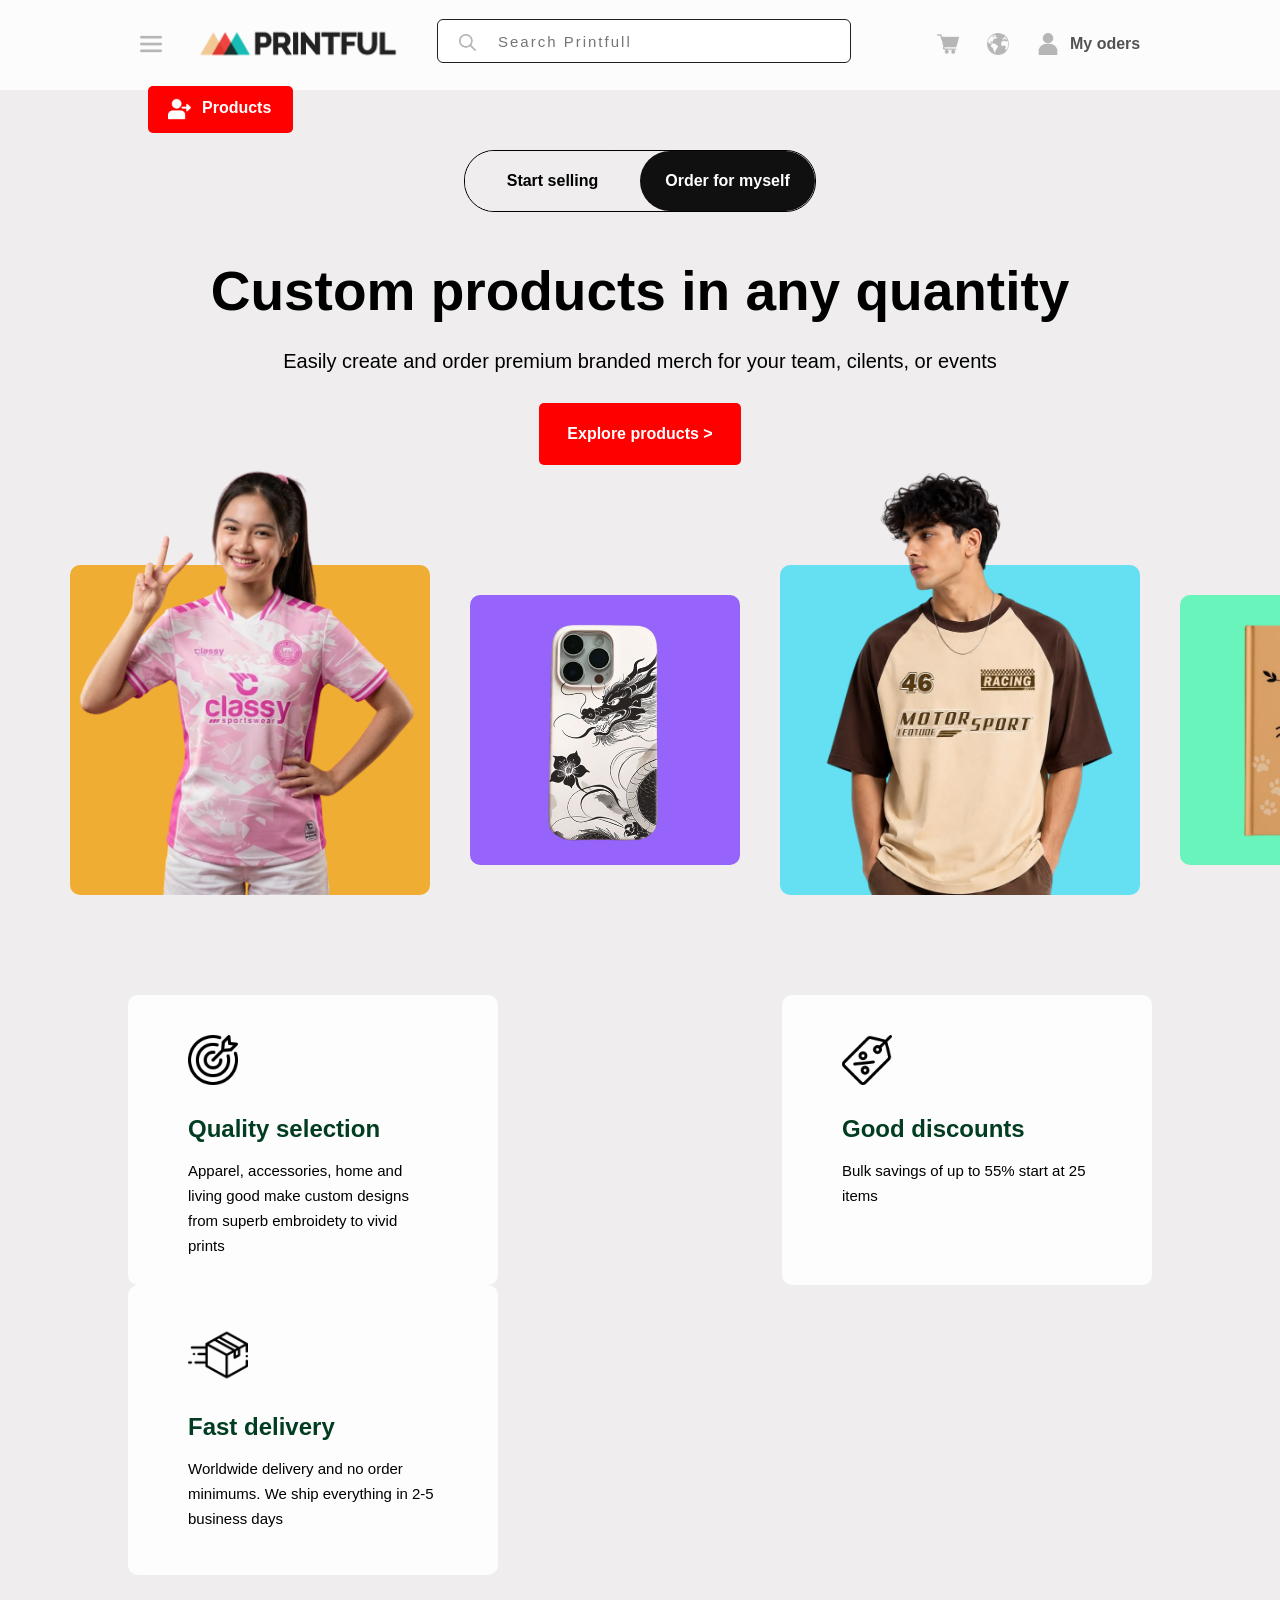
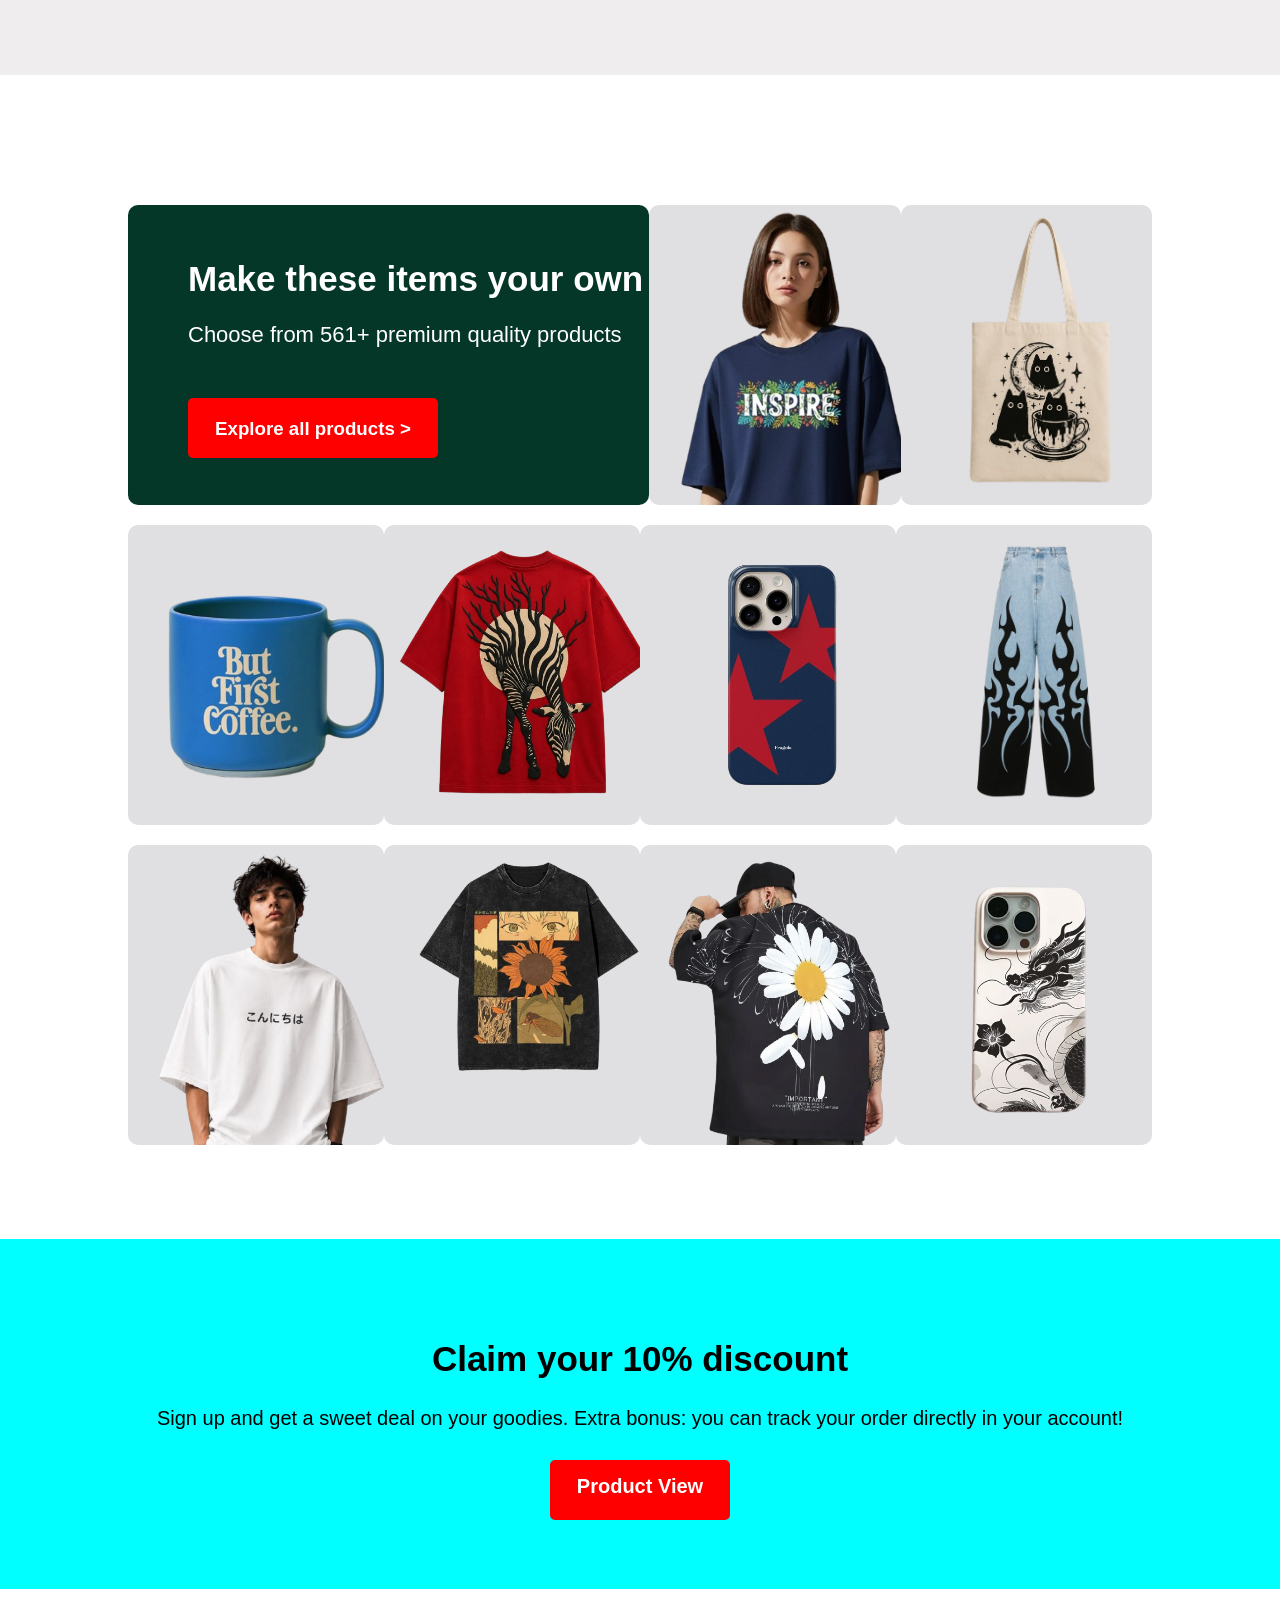
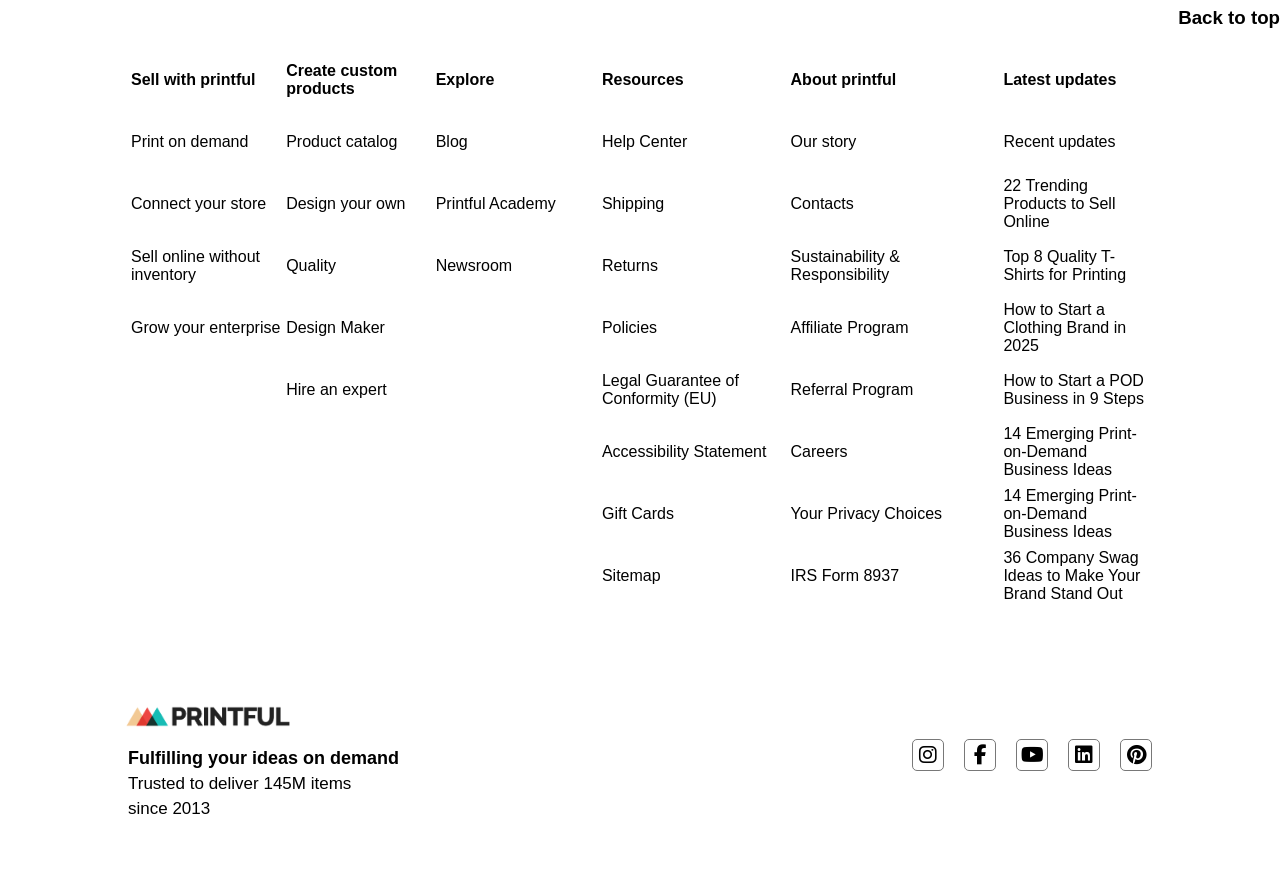
<file: home.html>
<!DOCTYPE html>
<html lang="en">

<head>
    <meta charset="UTF-8">
    <meta name="viewport" content="width=device-width, initial-scale=1.0">
    <title>Document</title>
    <link rel="stylesheet" href="home.css">

    <link rel="stylesheet" href="https://cdnjs.cloudflare.com/ajax/libs/font-awesome/6.5.1/css/all.min.css"
        integrity="sha512-DTOQO9RWCH3ppGqcWaEA1BIZOC6xxalwEsw9c2QQeAIftl+Vegovlnee1c9QX4TctnWMn13TZye+giMm8e2LwA=="
        crossorigin="anonymous" referrerpolicy="no-referrer" />

</head>

<body>
    <!--nav11111111111-->
    <nav>
        <div class="center_nav">
            <img src="/images/menu.png" alt="menu" class="menu">
            <img src="/images/PF-Linear-Full-color black-RGB.png" alt="" class="logo">

            <form>
                <img src="/images/search.png" alt="" class="search">
                <input type="text" placeholder="Search Printfull">
            </form>

            <div class="nav_right">
                <img src="images/shopping-cart.png" alt="">
                <img src="/images/globe.png" alt="">
                <img src="/images/user.png" alt="">
                <h4>My oders</h4>

                <div class="signup_box">
                    <img src="/images/exit.png" alt="" class="signup">
                    <h4>Products</h4>
                </div>

            </div>

        </div>
    </nav>

    <!--nav222222222222-->

    <div class="custom">
        <div class="tablet">
            <div class="tablet_one">
                <h4> Start selling </h4>
            </div>
            <div class="tablet_two">
                <h4> Order for myself </h4>
            </div>
        </div>
        <h1>Custom products in any quantity</h1>
        <p>Easily create and order premium branded merch for your team, cilents, or events </p>
  
        <a href="explore.html"><div class="products"><h4>Explore products > </h4> </div></a>
        
    </div>

    <!--nav3333333333333333333-->

    <div class="animasan">

        <div class="move_card">
            <a href="product.html" target="_blank">
                <div class="big_1"><img src="images/Jersey Futsal _ Sepak Bola-Photoroom.png" alt=""></div>
            </a>

            <a href="mobile.html" target="_blank">
                <div class="samll_1"><img src="/images/df444246ce54d35cc9fbf56676f1a8ad-removebg-preview.png" alt="">
                </div>
            </a>

            <a href="tshirt.html" target="_blank">
                <div class="big_2"> <img
                        src="/images/Motorsport Raglan Oversized T-Shirt for Men _ Vintage Racing Tee-Photoroom (1).png"
                        alt=""></div>
            </a>

            <a href="books.html" target="_blank">
                <div class="samll_2"> <img src="/images/7863fe213064b25daa74704ed7eedf34-removebg-preview.png" alt="">
                </div>
            </a>

        </div>
    </div>

    <!--nav4444444444444444444-->

    <div class="item">

        <div class="card_1">
            <img src="/images/target.png" alt="">
            <h2>Quality selection</h2>
            <p>Apparel, accessories, home and living good make custom designs from superb embroidety to vivid prints</p>
        </div>

        <div class="card_2">
            <img src="/images/tag.png" alt="">
            <h2>Good discounts</h2>
            <p>Bulk savings of up to 55% start at 25 items</p>
        </div>

        <div class="card_3">
            <img src="/images/delivery.png" alt="" class="img_3">
            <h2>Fast delivery</h2>
            <p>Worldwide delivery and no order minimums. We ship everything in 2-5 business days</p>

        </div>
    </div>

    <!--555555555555555555555555555-->
    <div class="collection">
        <div class="photos">

            <div class="line_one">

                <div class="item_bigone">
                    <h1>Make these items your own</h1>
                    <p>Choose from 561+ premium quality products</p>
                    <div class="redbox">
                        <h3>Explore all products ></h3>
                    </div>

                </div>

                <div class="item_one1">
                    <img src="/images/0b85d781b4d91531e133d855043687c8-removebg-preview.png" alt="">
                </div>

                <div class="item_one2"><img src="/images/_220-removebg-preview.png" alt=""></div>
            </div>

            <div class="line_two">
                <div class="item_two1"><img src="/images/_9__Instagram-removebg-preview.png" alt=""></div>
                <div class="item_two2"><img src="images/oversized_red_T-shirt_mockup-removebg-preview.png" alt=""></div>
                <div class="item_two3"><img src="/images/ST__MORITZ-removebg-preview.png" alt=""></div>
                <div class="item_two4"><img src="/images/Designer_Wide-Leg_Jeans_for_Women-removebg-preview.png" alt="">
                </div>
            </div>

            <div class="line_three">
                <div class="item_three1"><img
                        src="/images/Minimalist_Japanese_Text_Streetwear___Best_Fashion_Collection_2026-removebg-preview.png"
                        alt=""></div>
                <div class="item_three2"><img src="/images/download__1_-removebg-preview.png" alt=""></div>
                <div class="item_three3"><img src="/images/download-removebg-preview.png" alt=""></div>
                <div class="item_three4"><img src="images/df444246ce54d35cc9fbf56676f1a8ad-removebg-preview.png" alt="">
                </div>
            </div>
        </div>
    </div>

    <!--666666666666666666666666-->

    <div class="signin">
        <div>
            <h1>Claim your 10% discount</h1>
            <p>Sign up and get a sweet deal on your goodies. Extra bonus: you can track your order directly in your
                account!</p>
            <div class="red_box">
                <h3>Product View </h3>
            </div>
        </div>
    </div>

    <!--7777777777777777777777777-->

    <div class="texts">
        <div class="back_top">
            <h3>Back to top </h3>
        </div>

        <div class="center">
            <table>
                <thead>
                    <tr>
                        <th>Sell with printful</th>
                        <th>Create custom products</th>
                        <th>Explore</th>
                        <th>Resources</th>
                        <th>About printful</th>
                        <th>Latest updates</th>
                    </tr>
                </thead>
                <tbody>
                    <tr>
                        <td>Print on demand</td>
                        <td>Product catalog</td>
                        <td>Blog</td>
                        <td>Help Center</td>
                        <td>Our story</td>
                        <td>Recent updates</td>
                    </tr>
                    <tr>
                        <td>Connect your store</td>
                        <td>Design your own</td>
                        <td>Printful Academy</td>
                        <td>Shipping</td>
                        <td>Contacts</td>
                        <td>22 Trending Products to Sell Online </td>
                    </tr>

                    <tr>
                        <td>Sell online without inventory</td>
                        <td>Quality</td>
                        <td>Newsroom</td>
                        <td>Returns</td>
                        <td>Sustainability & Responsibility</td>
                        <td>Top 8 Quality T-Shirts for Printing</td>

                    </tr>

                    <tr>
                        <td>Grow your enterprise</td>
                        <td>Design Maker</td>
                        <td></td>
                        <td>Policies</td>
                        <td>Affiliate Program</td>
                        <td>How to Start a Clothing Brand in 2025</td>
                    </tr>

                    <tr>
                        <td></td>
                        <td>Hire an expert</td>
                        <td></td>
                        <td>Legal Guarantee of Conformity (EU)</td>
                        <td>Referral Program</td>
                        <td>How to Start a POD Business in 9 Steps</td>

                    </tr>

                    <tr>
                        <td></td>
                        <td></td>
                        <td></td>
                        <td>Accessibility Statement</td>
                        <td>Careers</td>
                        <td>14 Emerging Print-on-Demand Business Ideas</td>

                    </tr>

                    <tr>
                        <td></td>
                        <td></td>
                        <td></td>
                        <td>Gift Cards</td>
                        <td>Your Privacy Choices</td>
                        <td>14 Emerging Print-on-Demand Business Ideas</td>

                    </tr>

                    <tr>
                        <td></td>
                        <td></td>
                        <td></td>
                        <td>Sitemap</td>
                        <td>IRS Form 8937</td>
                        <td>36 Company Swag Ideas to Make Your Brand Stand Out</td>

                    </tr>
                </tbody>
            </table>

        </div>
    </div>

    <!--88888888888888888888888888888888-->
    <div class="gray">
        <div class="last">
            <div class="address">
                <img src="images/PF-Linear-Full-color black-RGB.png" alt="">
                <h4>Fulfilling your ideas on demand</h4>
                <p>Trusted to deliver 145M items</p>
                <p>since 2013</p>
            </div>
            <div class="website">

                <div class="icon1"> <i class="fa-brands fa-instagram"></i></div>
                <div class="icon1"> <i class="fa-brands fa-facebook-f"></i></div>
                <div class="icon1"> <i class="fa-brands fa-youtube"></i></div>
                <div class="icon1"> <i class="fa-brands fa-linkedin"></i></div>
                <div class="icon1"><i class="fa-brands fa-pinterest"></i></div>

            </div>
        </div>
    </div>

</body>

</html>
</file>
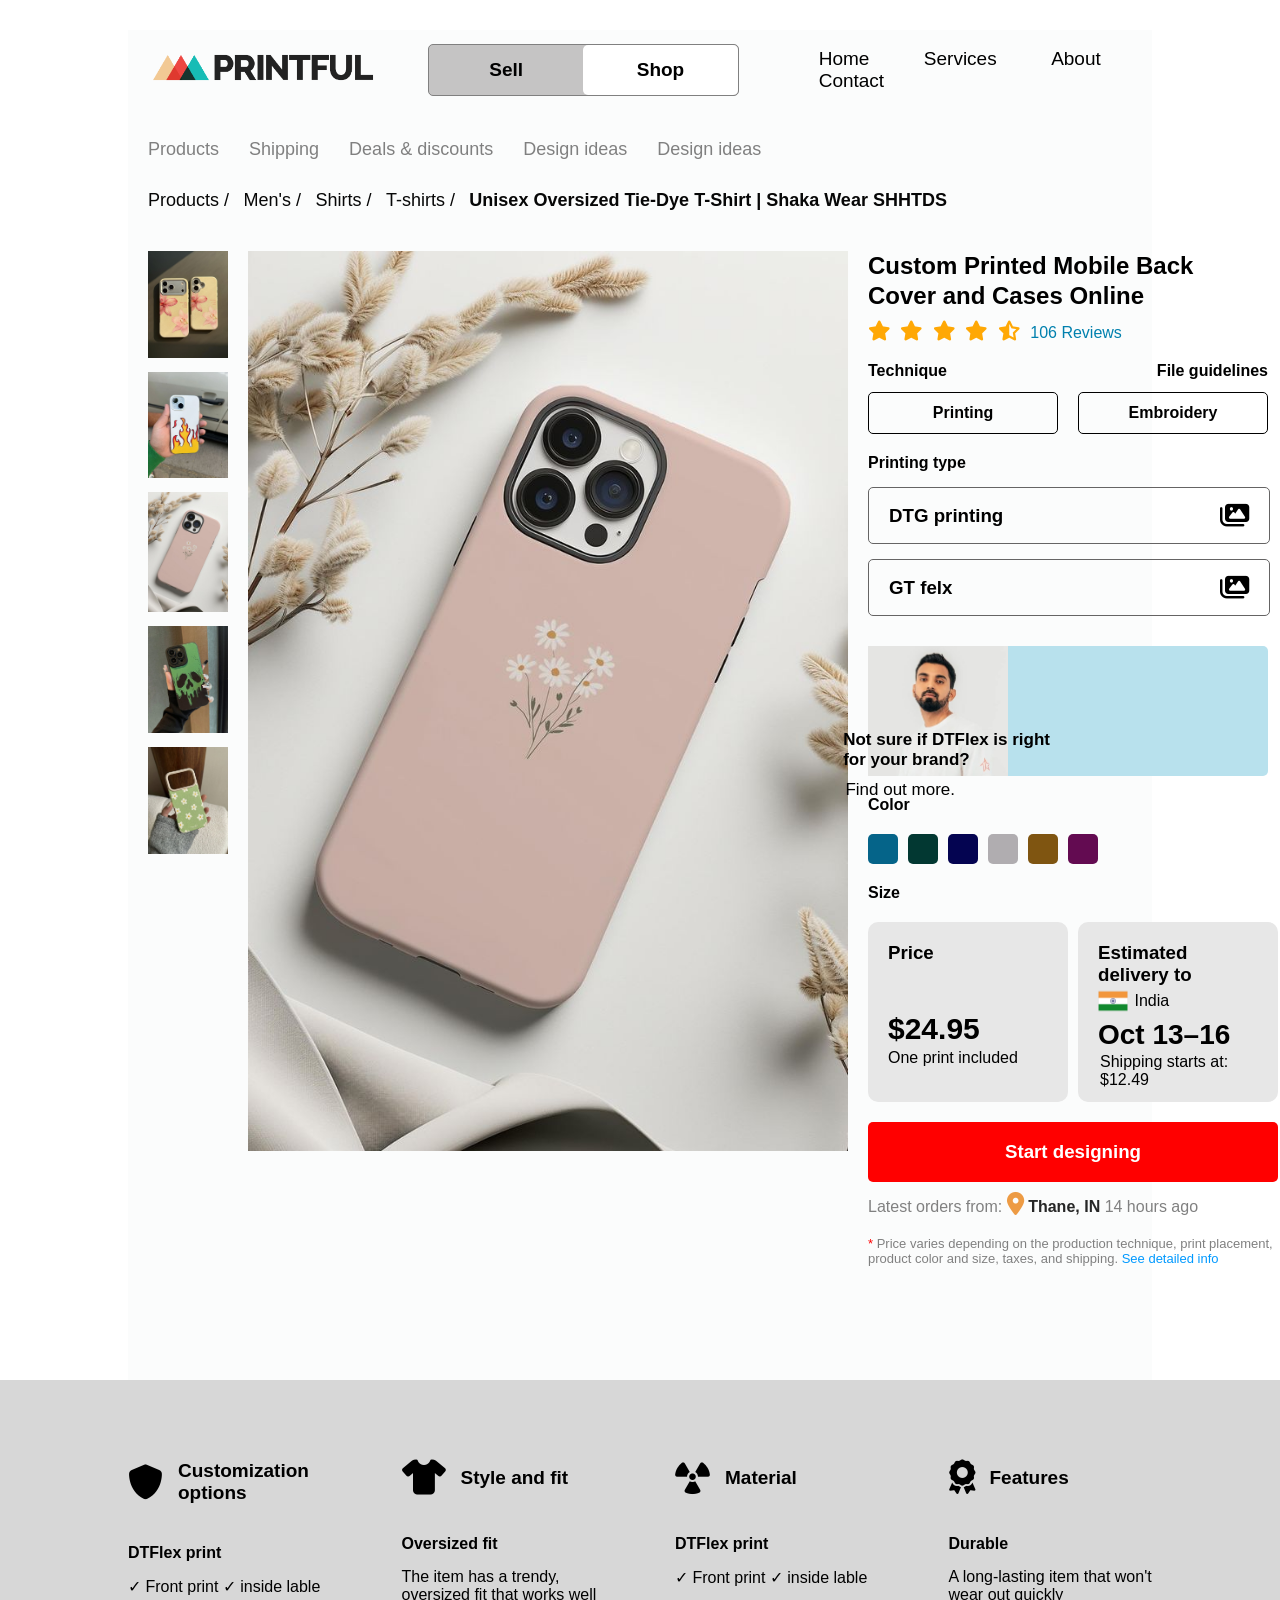
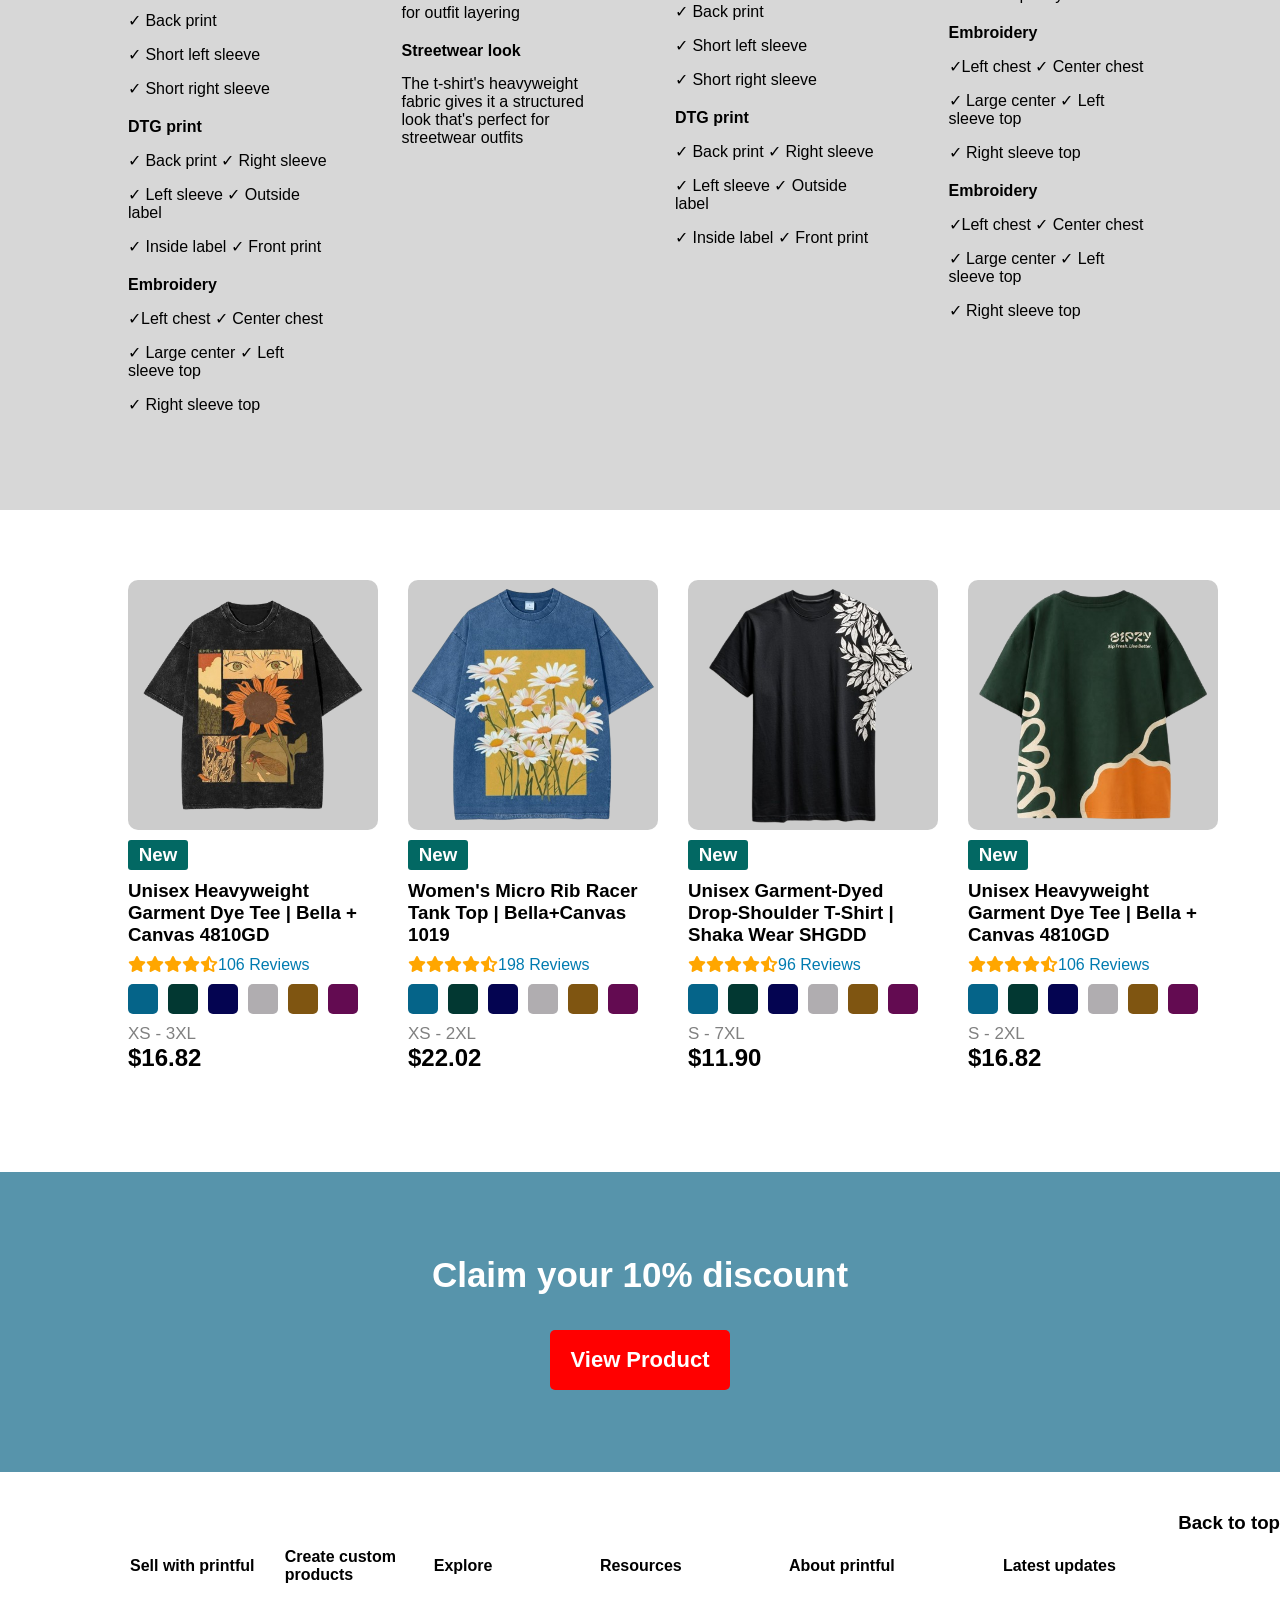
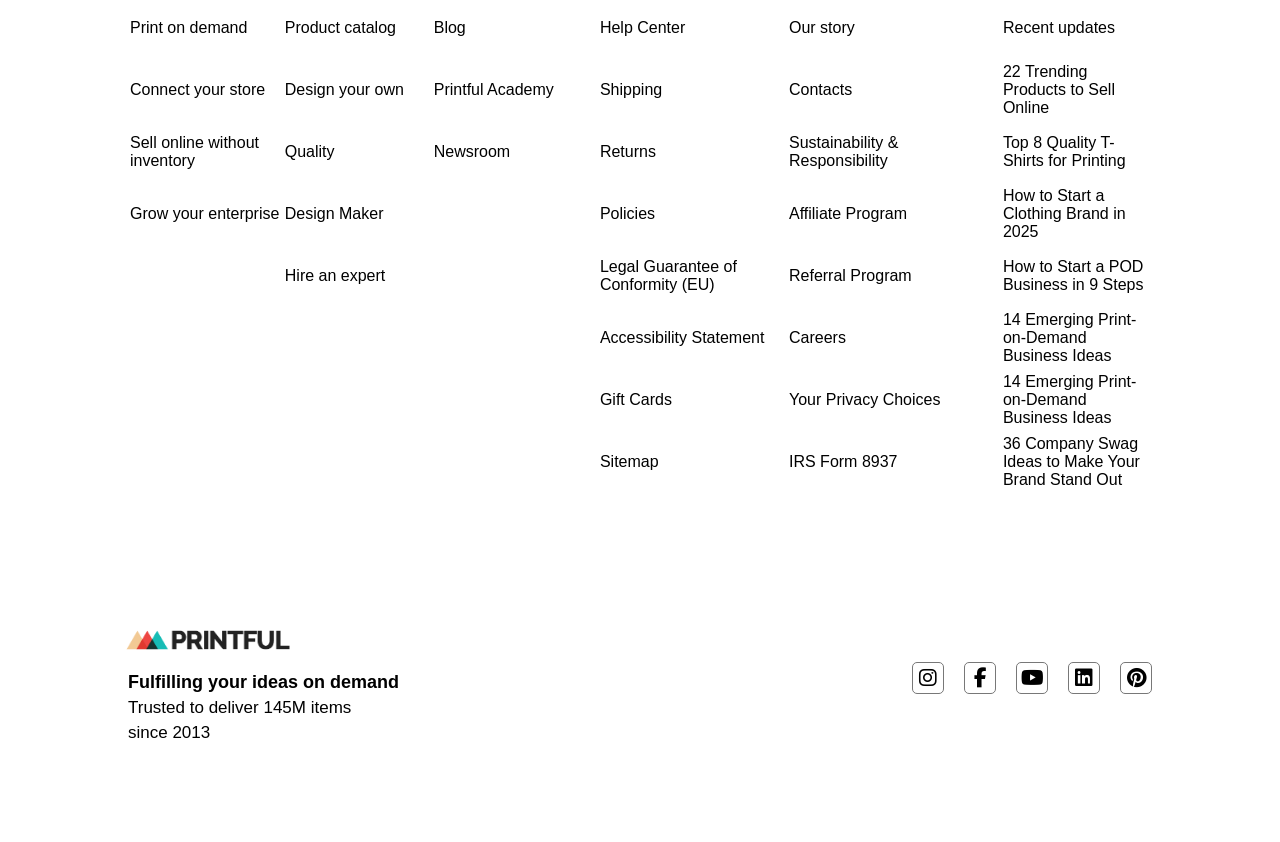
<file: mobile.html>
<!DOCTYPE html>
<html lang="en">

<head>
    <meta charset="UTF-8">
    <meta name="viewport" content="width=device-width, initial-scale=1.0">
    <title>Document</title>
    <link rel="stylesheet" href="product.css">
    <link rel="stylesheet" href="https://cdnjs.cloudflare.com/ajax/libs/font-awesome/6.5.1/css/all.min.css"
        integrity="sha512-DTOQO9RWCH3ppGqcWaEA1BIZOC6xxalwEsw9c2QQeAIftl+Vegovlnee1c9QX4TctnWMn13TZye+giMm8e2LwA=="
        crossorigin="anonymous" referrerpolicy="no-referrer" />

</head>

<body>

    <div class="body_1">
        <!-- 11111111111111111111 -->
        <nav>
            <!-- nav first line11111111111111111 -->

            <div class="nav_align">
             <a href="index.html"><img src="images/PF-Linear-Full-color black-RGB.png" alt=""></a>


                <div class="box">
                    <div class="box_left">
                        <h4>Sell</h4>
                    </div>
                    <div class="box_right">
                        <h4>Shop</h4>
                    </div>
                </div>

                <div class="icon_right">
                   <ul>
                    <li>Home</li>
                    <li>Services</li>
                    <li>About</li>
                    <li>Contact</li>
                   </ul>
                </div>
            </div>

            <!-- nav secound line2222222222222222222222222 -->

            <div class="nav_align_two">

                <div class="text">
                    <p>Products</p>
                </div>
                <div class="text">
                    <p>Shipping</p>
                </div>
                <div class="text">
                    <p>Deals & discounts</p>
                </div>
                <div class="text">
                    <p>Design ideas</p>
                </div>
                <div class="text">
                    <p>Design ideas</p>
                </div>

            </div>
        </nav>

        <!-- 22222222222222222222222222222222222222222222 -->
        <div class="list">
            <ul>
                <li>Products /</li>
                <li>Men's /</li>
                <li>Shirts /</li>
                <li>T-shirts /</li>
                <li class="bold"> <b> Unisex Oversized Tie-Dye T-Shirt | Shaka Wear SHHTDS </b></li>
            </ul>
        </div>

        <!-- 3333333333333333333333333333333333333 -->
        <div class="gallary">

            <div class="left_pic">
                <div><img src="images/download (4).jpg" alt=""></div>
                <div><img src="images/download (3).jpg" alt=""></div>
                <div><img src="images/Single Flower Floral Pattern Phone Case Minimalist Design Cover for iPhone 16 15 14 13 12 11 Pro___.jpg" alt=""></div>
                <div><img src="images/Soft Ivory Sand Phone Case.jpg" alt=""></div>
                <div><img src="images/Чехол на iPhone 17 Pro Max.jpg" alt=""></div>
            </div>

            <div class="big_photo">
                <img src="images/Single Flower Floral Pattern Phone Case Minimalist Design Cover for iPhone 16 15 14 13 12 11 Pro___.jpg" alt="">
            </div>

            <div class="rigth_text">
                <h2>Custom Printed Mobile Back <br>Cover and Cases Online </h2>

                <div class="star">
                    <i class="fa-solid fa-star"></i>
                    <i class="fa-solid fa-star"></i>
                    <i class="fa-solid fa-star"></i>
                    <i class="fa-solid fa-star"></i>
                    <i class="fa-solid fa-star-half-stroke"></i>
                    <p>
                        106 Reviews
                    </p>
                </div>


                <div class="tittles">
                    <p><b>Technique</b></p>
                    <p><b>File guidelines</b></p>
                </div>

                <div class="Print_two_box">
                    <div class="box">
                        <h4> Printing</h4>
                    </div>
                    <div class="box">
                        <h4> Embroidery</h4>
                    </div>

                </div>

                <div class="type">

                    <p><b>Printing type</b></p>
                    <div class="one">
                        <h3>DTG printing</h3>
                        <i class="fa-solid fa-images"></i>
                    </div>

                    <div class="one">
                        <h3><b>GT </b>felx</h3>
                        <i class="fa-solid fa-images"></i>
                    </div>

                </div>

                <div class="brand_photo">
                    <div>
                        <img src="images/download.jpg" alt="">
                        <h3> Not sure if DTFlex is right <br>
                            for your brand?</h3>
                        <p>Find out more.</p>
                    </div>

                </div>

                <p class="colour"><b>Color</b></p>

                <div class="colours">
                    <div class="colour1"></div>
                    <div class="colour2"></div>
                    <div class="colour3"></div>
                    <div class="colour4"></div>
                    <div class="colour5"></div>
                    <div class="colour6"></div>
                </div>

                <p class="size_p"> <b>Size</b></p>

                <div class="two_box">
                    <div class="price">
                        <h3>Price</h3>
                        <h2>$24.95</h2>
                        <p>One print included</p>
                    </div>

                    <div class="price_one">
                        <h3>Estimated delivery to</h3>
                        <img src="images/flag.png" alt="">
                        <p> India</p>
                        <h2> Oct 13⁠–16</h2>
                        <p class="p_one">Shipping starts at: $12.49</p>
                    </div>

                </div>

                <div class="red_box">
                    <h3>Start designing</h3>
                </div>
                <div class="oder">
                    <p>Latest orders from: <i class="fa-solid fa-location-dot"></i>
                        <b> Thane, IN </b> 14 hours ago
                    </p>
                    <p class="lines"> <span class="red">*</span> Price varies depending on the production technique,
                        print
                        placement, product color and size, taxes,
                        and shipping. <span class="blue"> See detailed info</span></p>
                </div>

            </div>
        </div>

    </div>

    <!-- 444444444444444444444444444444444444444 -->

    <div class="icon_details">

        <div class="align_3">

            <div class="first">

                <div class="icons">
                    <i class="fa-solid fa-shield"></i>
                    <h2>Customization options</h2>
                </div>

                <div class="icons_d">
                    <h4>DTFlex print</h4>
                    <p>✓ Front print ✓ inside lable</p>
                    <p> ✓ Back print</p>
                    <p>✓ Short left sleeve</p>
                    <p>✓ Short right sleeve</p>
                </div>

                <div class="icons_d">
                    <h4>DTG print</h4>
                    <p>✓ Back print ✓ Right sleeve</p>
                    <p> ✓ Left sleeve ✓ Outside label</p>
                    <p> ✓ Inside label ✓ Front print</p>
                </div>

                <div class="icons_d">
                    <h4> Embroidery</h4>
                    <p>✓Left chest ✓ Center chest</p>
                    <p> ✓ Large center ✓ Left sleeve top</p>
                    <p> ✓ Right sleeve top </p>
                </div>

            </div>
            <!-- 444444444444444444444444444444444444444 111111111 -->

            <div class="first">

                <div class="icons">
                    <i class="fa-solid fa-shirt"></i>
                    <h2>Style and fit</h2>
                </div>

                <div class="icons_d">
                    <h4>Oversized fit</h4>
                    <p>The item has a trendy, oversized fit that works well for outfit layering</p>
                </div>

                <div class="icons_d">
                    <h4>Streetwear look</h4>
                    <p>The t-shirt's heavyweight fabric gives it a structured look that's perfect for streetwear
                        outfits</p>

                </div>
            </div>



            <!-- 444444444444444444444444444444444444444 2222222222222 -->

            <div class="first">

                <div class="icons">
                    <i class="fa-solid fa-radiation"></i>
                    <h2>Material</h2>
                </div>

                <div class="icons_d">
                    <h4>DTFlex print</h4>
                    <p>✓ Front print ✓ inside lable</p>
                    <p> ✓ Back print</p>
                    <p>✓ Short left sleeve</p>
                    <p>✓ Short right sleeve</p>
                </div>

                <div class="icons_d">
                    <h4>DTG print</h4>
                    <p>✓ Back print ✓ Right sleeve</p>
                    <p> ✓ Left sleeve ✓ Outside label</p>
                    <p> ✓ Inside label ✓ Front print</p>
                </div>

            </div>


            <div class="first">

                <div class="icons">
                    <i class="fa-solid fa-award"></i>
                    <h2>Features</h2>
                </div>

                <div class="icons_d">
                    <h4>Durable</h4>
                    <p>A long-lasting item that won't wear out quickly</p>
                </div>

                <div class="icons_d">
                    <h4> Embroidery</h4>
                    <p>✓Left chest ✓ Center chest</p>
                    <p> ✓ Large center ✓ Left sleeve top</p>
                    <p> ✓ Right sleeve top </p>
                </div>

                <div class="icons_d">
                    <h4> Embroidery</h4>
                    <p>✓Left chest ✓ Center chest</p>
                    <p> ✓ Large center ✓ Left sleeve top</p>
                    <p> ✓ Right sleeve top </p>
                </div>

            </div>

        </div>
    </div>

    <!-- 5555555555555555555555555555555555555555555555555 -->

    <div class="likes_item">
        
        <div class="containar_1">

            <div class="bo1_1">
                <img src="images/download__1_-removebg-preview.png" alt="">
            </div>
            <div class="new">
                <h3>New</h3>
            </div>

            <div class="texts">
                <h3>Unisex Heavyweight Garment Dye Tee | Bella + Canvas 4810GD</h3>
            </div>

            <div class="star">
                <i class="fa-solid fa-star"></i>
                <i class="fa-solid fa-star"></i>
                <i class="fa-solid fa-star"></i>
                <i class="fa-solid fa-star"></i>
                <i class="fa-solid fa-star-half-stroke"></i>
                <p>
                    106 Reviews
                </p>
            </div>

            <div class="colours">
                <div class="colour1"></div>
                <div class="colour2"></div>
                <div class="colour3"></div>
                <div class="colour4"></div>
                <div class="colour5"></div>
                <div class="colour6"></div>
            </div>

          <p class="size_1">XS - 3XL</p>
          <h2><b>$16.82</b></h2>

        </div>

   <!-- 555555555555555555555555555511111111111111111111111 -->
    <div class="containar_1">
            
            <div class="bo1_1">
                <img src="images/Best_Seller-Print-cool-removebg-preview.png" alt="">
            </div>
            <div class="new">
                <h3>New</h3>
            </div>

            <div class="texts">
                <h3>Women's Micro Rib Racer Tank Top | Bella+Canvas 1019</h3>
            </div>

            <div class="star">
                <i class="fa-solid fa-star"></i>
                <i class="fa-solid fa-star"></i>
                <i class="fa-solid fa-star"></i>
                <i class="fa-solid fa-star"></i>
                <i class="fa-solid fa-star-half-stroke"></i>
                <p>
                    198 Reviews
                </p>
            </div>

            <div class="colours">
                <div class="colour1"></div>
                <div class="colour2"></div>
                <div class="colour3"></div>
                <div class="colour4"></div>
                <div class="colour5"></div>
                <div class="colour6"></div>
            </div>

          <p class="size_1">XS - 2XL</p>
          <h2><b>$22.02</b></h2>

        </div>

        <!-- 555555555555555555555555555522222222222222222222222 -->
        
        <div class="containar_1">

            <div class="bo1_1">
                <img src="images/T_shirt_designs_-removebg-preview.png" alt="">
            </div>
            <div class="new">
                <h3>New</h3>
            </div>

            <div class="texts">
                <h3>Unisex Garment-Dyed Drop-Shoulder T-Shirt | Shaka Wear SHGDD</h3>
            </div>

            <div class="star">
                <i class="fa-solid fa-star"></i>
                <i class="fa-solid fa-star"></i>
                <i class="fa-solid fa-star"></i>
                <i class="fa-solid fa-star"></i>
                <i class="fa-solid fa-star-half-stroke"></i>
                <p>
                    96 Reviews
                </p>
            </div>

            <div class="colours">
                <div class="colour1"></div>
                <div class="colour2"></div>
                <div class="colour3"></div>
                <div class="colour4"></div>
                <div class="colour5"></div>
                <div class="colour6"></div>
            </div>

          <p class="size_1">S - 7XL</p>
          <h2><b>$11.90</b></h2>

        </div>
 
        <!-- 5555555555555555555533333333333333333333333333333333333 -->
        
        <div class="containar_1">

            <div class="bo1_1">
                <img src="images/Realistic_mesh_on_the_brand_SIPZY-removebg-preview.png" alt="">
            </div>
            <div class="new">
                <h3>New</h3>
            </div>

            <div class="texts">
                <h3>Unisex Heavyweight Garment Dye Tee | Bella + Canvas 4810GD</h3>
            </div>

            <div class="star">
                <i class="fa-solid fa-star"></i>
                <i class="fa-solid fa-star"></i>
                <i class="fa-solid fa-star"></i>
                <i class="fa-solid fa-star"></i>
                <i class="fa-solid fa-star-half-stroke"></i>
                <p>
                    106 Reviews
                </p>
            </div>

            <div class="colours">
                <div class="colour1"></div>
                <div class="colour2"></div>
                <div class="colour3"></div>
                <div class="colour4"></div>
                <div class="colour5"></div>
                <div class="colour6"></div>
            </div>

          <p class="size_1">S - 2XL</p>
          <h2><b>$16.82</b></h2>

        </div>

</div>

<!-- 666666666666666666666666666666666666666666 -->


    <div class="signin">
            <div class="h1_n"><h1>Claim your 10% discount</h1></div>
            <div class="red_box"> <h3>View Product </h3></div>
    </div>

    <!--7777777777777777777777777-->

    <div class="texts_22">
        <div class="back_top">
            <h3>Back to top </h3>
        </div>

        <div class="center">
            <table>
                <thead>
                    <tr>
                        <th>Sell with printful</th>
                        <th>Create custom products</th>
                        <th>Explore</th>
                        <th>Resources</th>
                        <th>About printful</th>
                        <th>Latest updates</th>
                    </tr>
                </thead>
                <tbody>
                    <tr>
                        <td>Print on demand</td>
                        <td>Product catalog</td>
                        <td>Blog</td>
                        <td>Help Center</td>
                        <td>Our story</td>
                        <td>Recent updates</td>
                    </tr>
                    <tr>
                        <td>Connect your store</td>
                        <td>Design your own</td>
                        <td>Printful Academy</td>
                        <td>Shipping</td>
                        <td>Contacts</td>
                        <td>22 Trending Products to Sell Online </td>
                    </tr>

                    <tr>
                        <td>Sell online without inventory</td>
                        <td>Quality</td>
                        <td>Newsroom</td>
                        <td>Returns</td>
                        <td>Sustainability & Responsibility</td>
                        <td>Top 8 Quality T-Shirts for Printing</td>

                    </tr>

                    <tr>
                        <td>Grow your enterprise</td>
                        <td>Design Maker</td>
                        <td></td>
                        <td>Policies</td>
                        <td>Affiliate Program</td>
                        <td>How to Start a Clothing Brand in 2025</td>
                    </tr>

                    <tr>
                        <td></td>
                        <td>Hire an expert</td>
                        <td></td>
                        <td>Legal Guarantee of Conformity (EU)</td>
                        <td>Referral Program</td>
                        <td>How to Start a POD Business in 9 Steps</td>

                    </tr>

                    <tr>
                        <td></td>
                        <td></td>
                        <td></td>
                        <td>Accessibility Statement</td>
                        <td>Careers</td>
                        <td>14 Emerging Print-on-Demand Business Ideas</td>

                    </tr>

                    <tr>
                        <td></td>
                        <td></td>
                        <td></td>
                        <td>Gift Cards</td>
                        <td>Your Privacy Choices</td>
                        <td>14 Emerging Print-on-Demand Business Ideas</td>

                    </tr>

                    <tr>
                        <td></td>
                        <td></td>
                        <td></td>
                        <td>Sitemap</td>
                        <td>IRS Form 8937</td>
                        <td>36 Company Swag Ideas to Make Your Brand Stand Out</td>

                    </tr>
                </tbody>
            </table>

        </div>
    </div>

    <!--88888888888888888888888888888888-->
    <div class="gray">
        <div class="last">
            <div class="address">
                <img src="images/PF-Linear-Full-color black-RGB.png" alt="">
                <h4>Fulfilling your ideas on demand</h4>
                <p>Trusted to deliver 145M items</p>
                <p>since 2013</p>
            </div>
            <div class="website">

                <div class="icon1"> <i class="fa-brands fa-instagram"></i></div>
                <div class="icon1"> <i class="fa-brands fa-facebook-f"></i></div>
                <div class="icon1"> <i class="fa-brands fa-youtube"></i></div>
                <div class="icon1"> <i class="fa-brands fa-linkedin"></i></div>
                <div class="icon1"><i class="fa-brands fa-pinterest"></i></div>

            </div>
        </div>
    </div>

</body>

</html>
</file>
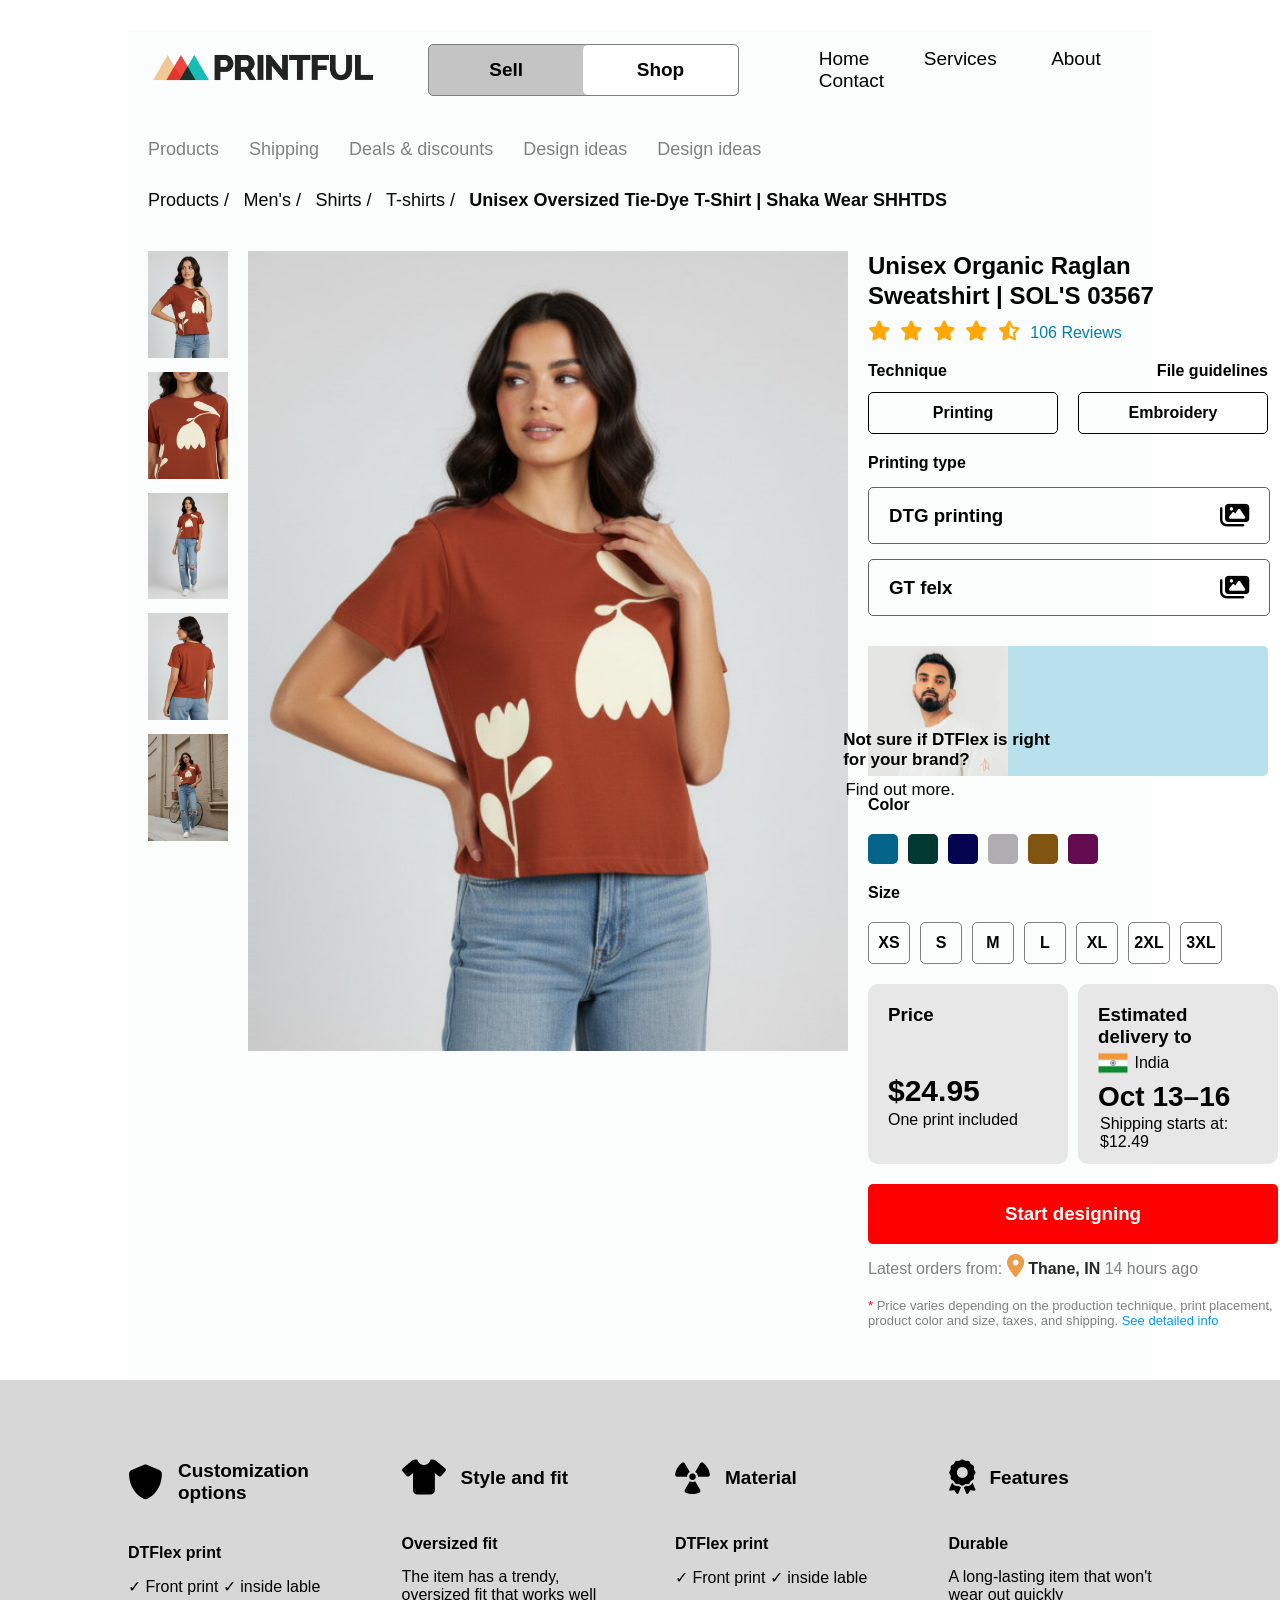
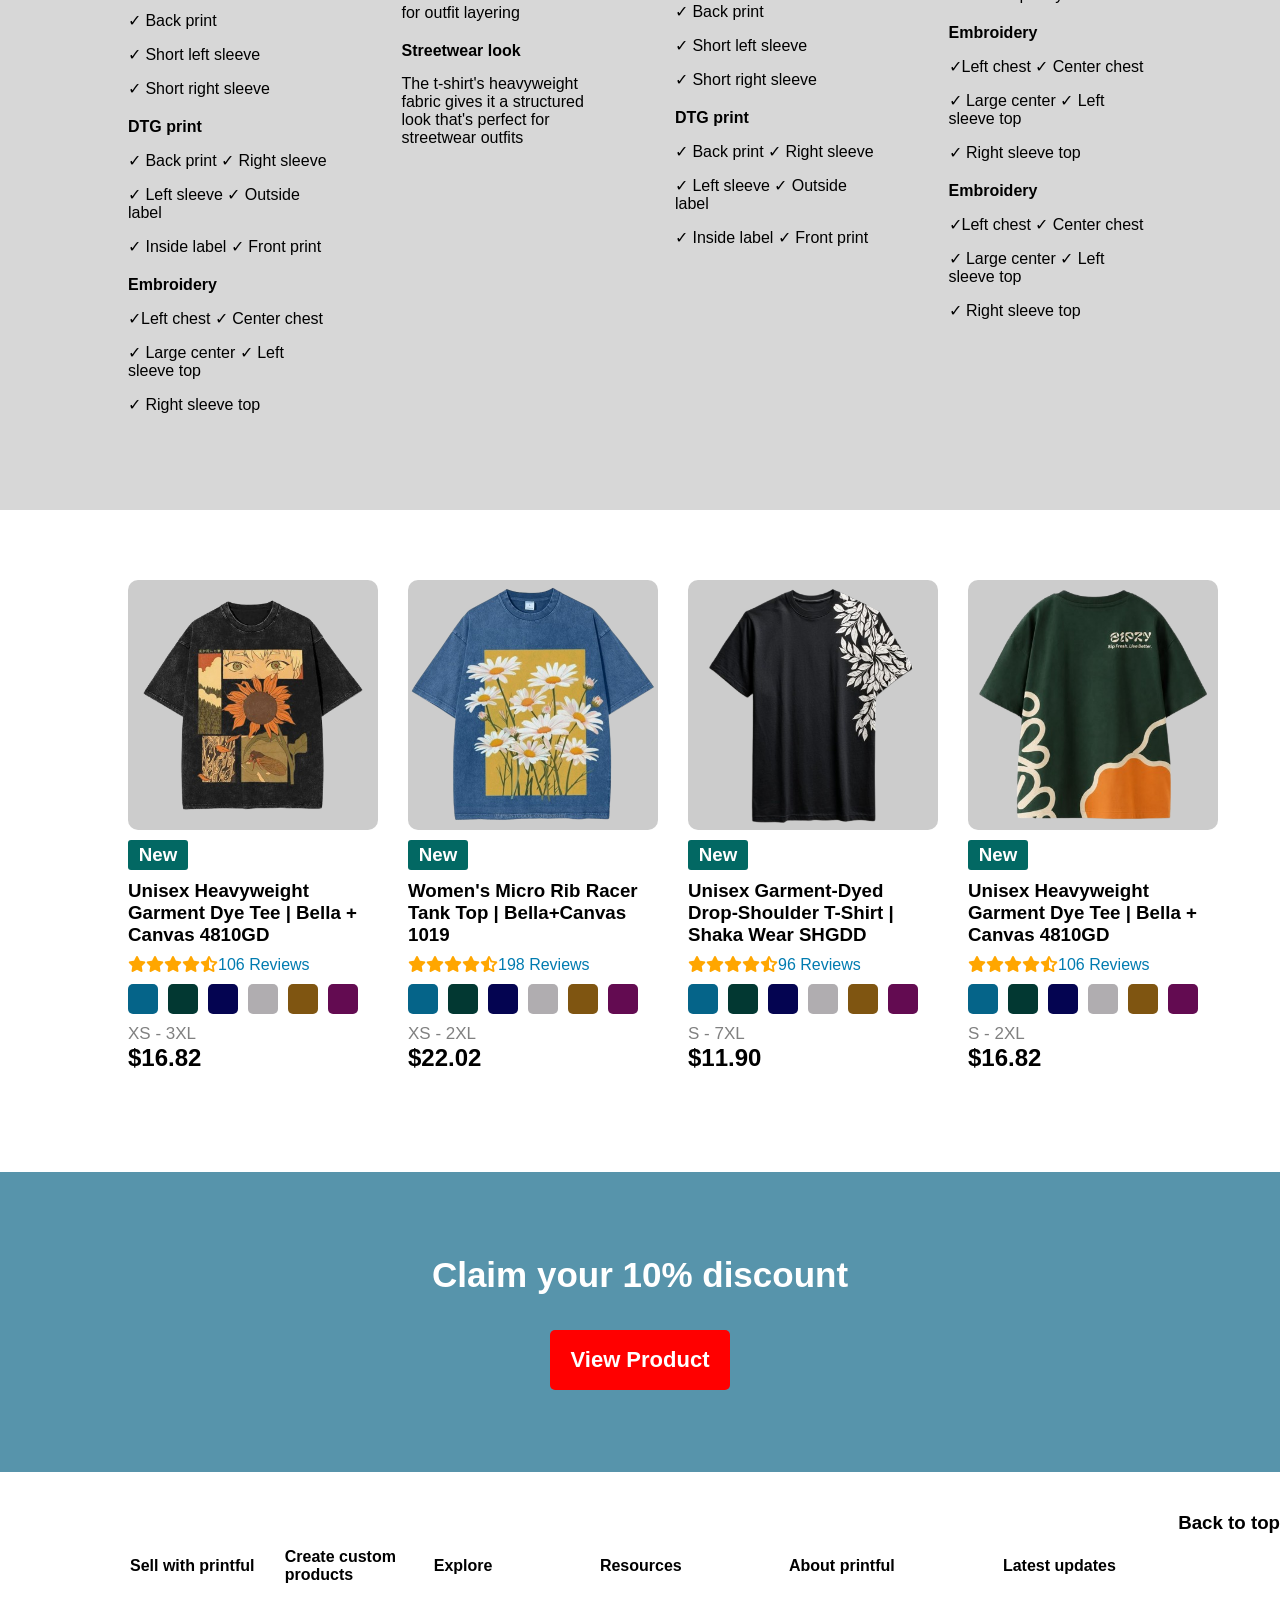
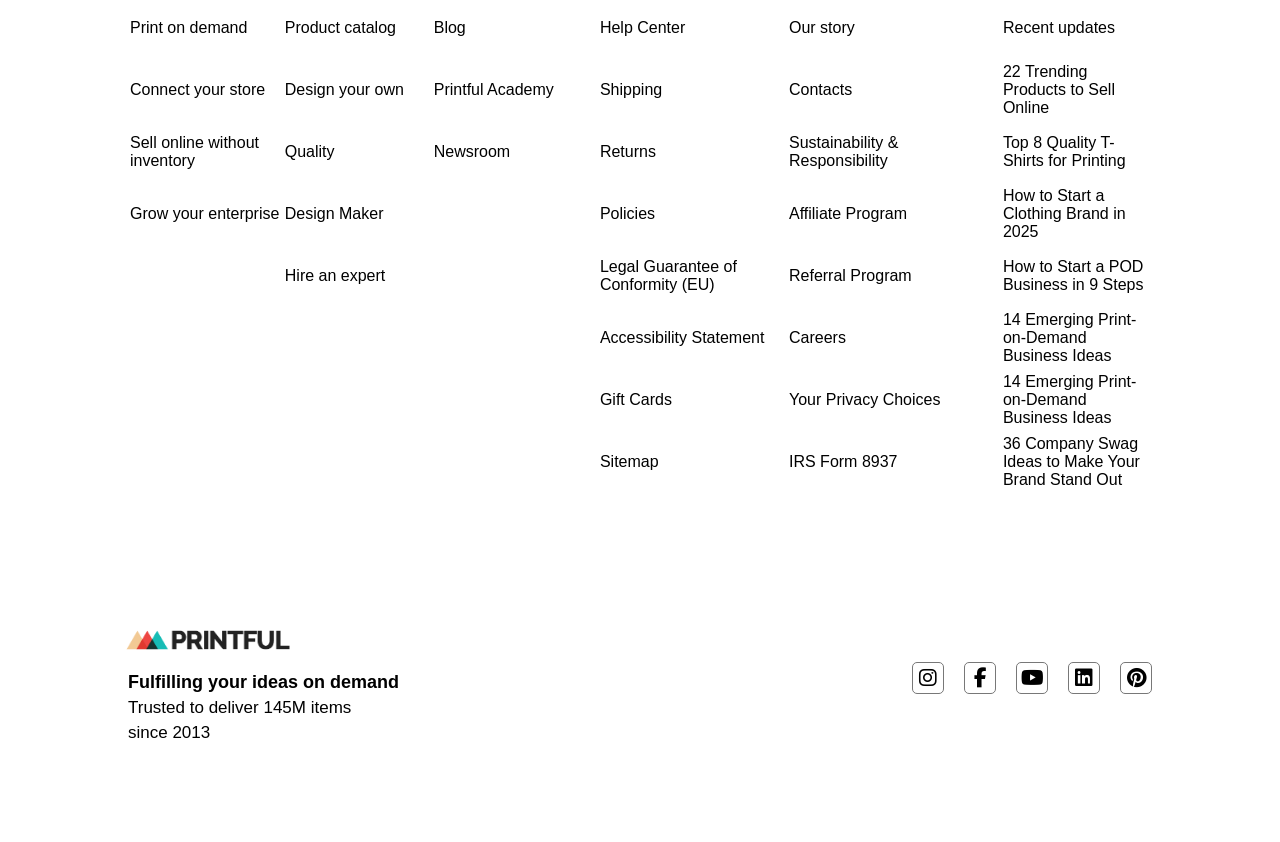
<file: product.html>
<!DOCTYPE html>
<html lang="en">

<head>
    <meta charset="UTF-8">
    <meta name="viewport" content="width=device-width, initial-scale=1.0">
    <title>Document</title>
    <link rel="stylesheet" href="product.css">
    <link rel="stylesheet" href="https://cdnjs.cloudflare.com/ajax/libs/font-awesome/6.5.1/css/all.min.css"
        integrity="sha512-DTOQO9RWCH3ppGqcWaEA1BIZOC6xxalwEsw9c2QQeAIftl+Vegovlnee1c9QX4TctnWMn13TZye+giMm8e2LwA=="
        crossorigin="anonymous" referrerpolicy="no-referrer" />

</head>

<body>

    <div class="body_1">
        <!-- 11111111111111111111 -->
        <nav>
            <!-- nav first line11111111111111111 -->

            <div class="nav_align">
            <a href="index.html"><img src="images/PF-Linear-Full-color black-RGB.png" alt=""></a>


                <div class="box">
                    <div class="box_left">
                        <h4>Sell</h4>
                    </div>
                    <div class="box_right">
                        <h4>Shop</h4>
                    </div>
                </div>

                <div class="icon_right">
                   <ul>
                    <li>Home</li>
                    <li>Services</li>
                    <li>About</li>
                    <li>Contact</li>
                   </ul>
                </div>
            </div>

            <!-- nav secound line2222222222222222222222222 -->

            <div class="nav_align_two">

                <div class="text">
                    <p>Products</p>
                </div>
                <div class="text">
                    <p>Shipping</p>
                </div>
                <div class="text">
                    <p>Deals & discounts</p>
                </div>
                <div class="text">
                    <p>Design ideas</p>
                </div>
                <div class="text">
                    <p>Design ideas</p>
                </div>

            </div>
        </nav>

        <!-- 22222222222222222222222222222222222222222222 -->
        <div class="list">
            <ul>
                <li>Products /</li>
                <li>Men's /</li>
                <li>Shirts /</li>
                <li>T-shirts /</li>
                <li class="bold"> <b> Unisex Oversized Tie-Dye T-Shirt | Shaka Wear SHHTDS </b></li>
            </ul>
        </div>

        <!-- 3333333333333333333333333333333333333 -->
        <div class="gallary">

            <div class="left_pic">
                <div><img src="images/eUAmSrmK_427fd3fc365944d6b3702f78da16d2fd.jpeg" alt=""></div>
                <div><img src="images/WP3kkf1o_20233cbd11cd4b3d9ae8a87d2412529a.jpeg" alt=""></div>
                <div><img src="images/RXttxiAp_7571c8ed213e424f93fc313dd7ecc935.jpeg" alt=""></div>
                <div><img src="images/ngCoeK1e_7efead80fb484344af09194e7ab52ab9.jpeg" alt=""></div>
                <div><img src="images/H4ilZ8Pu_1b184651bfc34f959666f18401eee41b.jpeg" alt=""></div>
            </div>

            <div class="big_photo">
                <img src="images/eUAmSrmK_427fd3fc365944d6b3702f78da16d2fd.jpeg" alt="">
            </div>

            <div class="rigth_text">
                <h2>Unisex Organic Raglan <br>Sweatshirt | SOL'S 03567</h2>

                <div class="star">
                    <i class="fa-solid fa-star"></i>
                    <i class="fa-solid fa-star"></i>
                    <i class="fa-solid fa-star"></i>
                    <i class="fa-solid fa-star"></i>
                    <i class="fa-solid fa-star-half-stroke"></i>
                    <p>
                        106 Reviews
                    </p>
                </div>


                <div class="tittles">
                    <p><b>Technique</b></p>
                    <p><b>File guidelines</b></p>
                </div>

                <div class="Print_two_box">
                    <div class="box">
                        <h4> Printing</h4>
                    </div>
                    <div class="box">
                        <h4> Embroidery</h4>
                    </div>

                </div>

                <div class="type">

                    <p><b>Printing type</b></p>
                    <div class="one">
                        <h3>DTG printing</h3>
                        <i class="fa-solid fa-images"></i>
                    </div>

                    <div class="one">
                        <h3><b>GT </b>felx</h3>
                        <i class="fa-solid fa-images"></i>
                    </div>

                </div>

                <div class="brand_photo">
                    <div>
                        <img src="images/download.jpg" alt="">
                        <h3> Not sure if DTFlex is right <br>
                            for your brand?</h3>
                        <p>Find out more.</p>
                    </div>

                </div>

                <p class="colour"><b>Color</b></p>

                <div class="colours">
                    <div class="colour1"></div>
                    <div class="colour2"></div>
                    <div class="colour3"></div>
                    <div class="colour4"></div>
                    <div class="colour5"></div>
                    <div class="colour6"></div>
                </div>

                <p class="size_p"> <b>Size</b></p>

                <div class="sizes">
                    <div>
                        <h4>XS</h4>
                    </div>

                    <div>
                        <h4>S</h4>
                    </div>

                    <div>
                        <h4>M</h4>
                    </div>

                    <div>
                        <h4>L</h4>
                    </div>

                    <div>
                        <h4>XL</h4>
                    </div>

                    <div>
                        <h4>2XL</h4>
                    </div>

                    <div>
                        <h4>3XL</h4>
                    </div>

                </div>

                <div class="two_box">
                    <div class="price">
                        <h3>Price</h3>
                        <h2>$24.95</h2>
                        <p>One print included</p>
                    </div>

                    <div class="price_one">
                        <h3>Estimated delivery to</h3>
                        <img src="images/flag.png" alt="">
                        <p> India</p>
                        <h2> Oct 13⁠–16</h2>
                        <p class="p_one">Shipping starts at: $12.49</p>
                    </div>

                </div>

                <div class="red_box">
                    <h3>Start designing</h3>
                </div>
                <div class="oder">
                    <p>Latest orders from: <i class="fa-solid fa-location-dot"></i>
                        <b> Thane, IN </b> 14 hours ago
                    </p>
                    <p class="lines"> <span class="red">*</span> Price varies depending on the production technique,
                        print
                        placement, product color and size, taxes,
                        and shipping. <span class="blue"> See detailed info</span></p>
                </div>

            </div>
        </div>

    </div>

    <!-- 444444444444444444444444444444444444444 -->

    <div class="icon_details">

        <div class="align_3">

            <div class="first">

                <div class="icons">
                    <i class="fa-solid fa-shield"></i>
                    <h2>Customization options</h2>
                </div>

                <div class="icons_d">
                    <h4>DTFlex print</h4>
                    <p>✓ Front print ✓ inside lable</p>
                    <p> ✓ Back print</p>
                    <p>✓ Short left sleeve</p>
                    <p>✓ Short right sleeve</p>
                </div>

                <div class="icons_d">
                    <h4>DTG print</h4>
                    <p>✓ Back print ✓ Right sleeve</p>
                    <p> ✓ Left sleeve ✓ Outside label</p>
                    <p> ✓ Inside label ✓ Front print</p>
                </div>

                <div class="icons_d">
                    <h4> Embroidery</h4>
                    <p>✓Left chest ✓ Center chest</p>
                    <p> ✓ Large center ✓ Left sleeve top</p>
                    <p> ✓ Right sleeve top </p>
                </div>

            </div>
            <!-- 444444444444444444444444444444444444444 111111111 -->

            <div class="first">

                <div class="icons">
                    <i class="fa-solid fa-shirt"></i>
                    <h2>Style and fit</h2>
                </div>

                <div class="icons_d">
                    <h4>Oversized fit</h4>
                    <p>The item has a trendy, oversized fit that works well for outfit layering</p>
                </div>

                <div class="icons_d">
                    <h4>Streetwear look</h4>
                    <p>The t-shirt's heavyweight fabric gives it a structured look that's perfect for streetwear
                        outfits</p>

                </div>
            </div>



            <!-- 444444444444444444444444444444444444444 2222222222222 -->

            <div class="first">

                <div class="icons">
                    <i class="fa-solid fa-radiation"></i>
                    <h2>Material</h2>
                </div>

                <div class="icons_d">
                    <h4>DTFlex print</h4>
                    <p>✓ Front print ✓ inside lable</p>
                    <p> ✓ Back print</p>
                    <p>✓ Short left sleeve</p>
                    <p>✓ Short right sleeve</p>
                </div>

                <div class="icons_d">
                    <h4>DTG print</h4>
                    <p>✓ Back print ✓ Right sleeve</p>
                    <p> ✓ Left sleeve ✓ Outside label</p>
                    <p> ✓ Inside label ✓ Front print</p>
                </div>

            </div>


            <div class="first">

                <div class="icons">
                    <i class="fa-solid fa-award"></i>
                    <h2>Features</h2>
                </div>

                <div class="icons_d">
                    <h4>Durable</h4>
                    <p>A long-lasting item that won't wear out quickly</p>
                </div>

                <div class="icons_d">
                    <h4> Embroidery</h4>
                    <p>✓Left chest ✓ Center chest</p>
                    <p> ✓ Large center ✓ Left sleeve top</p>
                    <p> ✓ Right sleeve top </p>
                </div>

                <div class="icons_d">
                    <h4> Embroidery</h4>
                    <p>✓Left chest ✓ Center chest</p>
                    <p> ✓ Large center ✓ Left sleeve top</p>
                    <p> ✓ Right sleeve top </p>
                </div>

            </div>

        </div>
    </div>

    <!-- 5555555555555555555555555555555555555555555555555 -->

    <div class="likes_item">
        
        <div class="containar_1">

            <div class="bo1_1">
                <img src="images/download__1_-removebg-preview.png" alt="">
            </div>
            <div class="new">
                <h3>New</h3>
            </div>

            <div class="texts">
                <h3>Unisex Heavyweight Garment Dye Tee | Bella + Canvas 4810GD</h3>
            </div>

            <div class="star">
                <i class="fa-solid fa-star"></i>
                <i class="fa-solid fa-star"></i>
                <i class="fa-solid fa-star"></i>
                <i class="fa-solid fa-star"></i>
                <i class="fa-solid fa-star-half-stroke"></i>
                <p>
                    106 Reviews
                </p>
            </div>

            <div class="colours">
                <div class="colour1"></div>
                <div class="colour2"></div>
                <div class="colour3"></div>
                <div class="colour4"></div>
                <div class="colour5"></div>
                <div class="colour6"></div>
            </div>

          <p class="size_1">XS - 3XL</p>
          <h2><b>$16.82</b></h2>

        </div>

   <!-- 555555555555555555555555555511111111111111111111111 -->
    <div class="containar_1">
            
            <div class="bo1_1">
                <img src="images/Best_Seller-Print-cool-removebg-preview.png" alt="">
            </div>
            <div class="new">
                <h3>New</h3>
            </div>

            <div class="texts">
                <h3>Women's Micro Rib Racer Tank Top | Bella+Canvas 1019</h3>
            </div>

            <div class="star">
                <i class="fa-solid fa-star"></i>
                <i class="fa-solid fa-star"></i>
                <i class="fa-solid fa-star"></i>
                <i class="fa-solid fa-star"></i>
                <i class="fa-solid fa-star-half-stroke"></i>
                <p>
                    198 Reviews
                </p>
            </div>

            <div class="colours">
                <div class="colour1"></div>
                <div class="colour2"></div>
                <div class="colour3"></div>
                <div class="colour4"></div>
                <div class="colour5"></div>
                <div class="colour6"></div>
            </div>

          <p class="size_1">XS - 2XL</p>
          <h2><b>$22.02</b></h2>

        </div>

        <!-- 555555555555555555555555555522222222222222222222222 -->
        
        <div class="containar_1">

            <div class="bo1_1">
                <img src="images/T_shirt_designs_-removebg-preview.png" alt="">
            </div>
            <div class="new">
                <h3>New</h3>
            </div>

            <div class="texts">
                <h3>Unisex Garment-Dyed Drop-Shoulder T-Shirt | Shaka Wear SHGDD</h3>
            </div>

            <div class="star">
                <i class="fa-solid fa-star"></i>
                <i class="fa-solid fa-star"></i>
                <i class="fa-solid fa-star"></i>
                <i class="fa-solid fa-star"></i>
                <i class="fa-solid fa-star-half-stroke"></i>
                <p>
                    96 Reviews
                </p>
            </div>

            <div class="colours">
                <div class="colour1"></div>
                <div class="colour2"></div>
                <div class="colour3"></div>
                <div class="colour4"></div>
                <div class="colour5"></div>
                <div class="colour6"></div>
            </div>

          <p class="size_1">S - 7XL</p>
          <h2><b>$11.90</b></h2>

        </div>
 
        <!-- 5555555555555555555533333333333333333333333333333333333 -->
        
        <div class="containar_1">

            <div class="bo1_1">
                <img src="images/Realistic_mesh_on_the_brand_SIPZY-removebg-preview.png" alt="">
            </div>
            <div class="new">
                <h3>New</h3>
            </div>

            <div class="texts">
                <h3>Unisex Heavyweight Garment Dye Tee | Bella + Canvas 4810GD</h3>
            </div>

            <div class="star">
                <i class="fa-solid fa-star"></i>
                <i class="fa-solid fa-star"></i>
                <i class="fa-solid fa-star"></i>
                <i class="fa-solid fa-star"></i>
                <i class="fa-solid fa-star-half-stroke"></i>
                <p>
                    106 Reviews
                </p>
            </div>

            <div class="colours">
                <div class="colour1"></div>
                <div class="colour2"></div>
                <div class="colour3"></div>
                <div class="colour4"></div>
                <div class="colour5"></div>
                <div class="colour6"></div>
            </div>

          <p class="size_1">S - 2XL</p>
          <h2><b>$16.82</b></h2>

        </div>

</div>

<!-- 666666666666666666666666666666666666666666 -->


    <div class="signin">
            <div class="h1_n"><h1>Claim your 10% discount</h1></div>
            <div class="red_box"> <h3>View Product </h3></div>
    </div>

    <!--7777777777777777777777777-->

    <div class="texts_22">
        <div class="back_top">
            <h3>Back to top </h3>
        </div>

        <div class="center">
            <table>
                <thead>
                    <tr>
                        <th>Sell with printful</th>
                        <th>Create custom products</th>
                        <th>Explore</th>
                        <th>Resources</th>
                        <th>About printful</th>
                        <th>Latest updates</th>
                    </tr>
                </thead>
                <tbody>
                    <tr>
                        <td>Print on demand</td>
                        <td>Product catalog</td>
                        <td>Blog</td>
                        <td>Help Center</td>
                        <td>Our story</td>
                        <td>Recent updates</td>
                    </tr>
                    <tr>
                        <td>Connect your store</td>
                        <td>Design your own</td>
                        <td>Printful Academy</td>
                        <td>Shipping</td>
                        <td>Contacts</td>
                        <td>22 Trending Products to Sell Online </td>
                    </tr>

                    <tr>
                        <td>Sell online without inventory</td>
                        <td>Quality</td>
                        <td>Newsroom</td>
                        <td>Returns</td>
                        <td>Sustainability & Responsibility</td>
                        <td>Top 8 Quality T-Shirts for Printing</td>

                    </tr>

                    <tr>
                        <td>Grow your enterprise</td>
                        <td>Design Maker</td>
                        <td></td>
                        <td>Policies</td>
                        <td>Affiliate Program</td>
                        <td>How to Start a Clothing Brand in 2025</td>
                    </tr>

                    <tr>
                        <td></td>
                        <td>Hire an expert</td>
                        <td></td>
                        <td>Legal Guarantee of Conformity (EU)</td>
                        <td>Referral Program</td>
                        <td>How to Start a POD Business in 9 Steps</td>

                    </tr>

                    <tr>
                        <td></td>
                        <td></td>
                        <td></td>
                        <td>Accessibility Statement</td>
                        <td>Careers</td>
                        <td>14 Emerging Print-on-Demand Business Ideas</td>

                    </tr>

                    <tr>
                        <td></td>
                        <td></td>
                        <td></td>
                        <td>Gift Cards</td>
                        <td>Your Privacy Choices</td>
                        <td>14 Emerging Print-on-Demand Business Ideas</td>

                    </tr>

                    <tr>
                        <td></td>
                        <td></td>
                        <td></td>
                        <td>Sitemap</td>
                        <td>IRS Form 8937</td>
                        <td>36 Company Swag Ideas to Make Your Brand Stand Out</td>

                    </tr>
                </tbody>
            </table>

        </div>
    </div>

    <!--88888888888888888888888888888888-->
    <div class="gray">
        <div class="last">
            <div class="address">
                <img src="images/PF-Linear-Full-color black-RGB.png" alt="">
                <h4>Fulfilling your ideas on demand</h4>
                <p>Trusted to deliver 145M items</p>
                <p>since 2013</p>
            </div>
            <div class="website">

                <div class="icon1"> <i class="fa-brands fa-instagram"></i></div>
                <div class="icon1"> <i class="fa-brands fa-facebook-f"></i></div>
                <div class="icon1"> <i class="fa-brands fa-youtube"></i></div>
                <div class="icon1"> <i class="fa-brands fa-linkedin"></i></div>
                <div class="icon1"><i class="fa-brands fa-pinterest"></i></div>

            </div>
        </div>
    </div>

</body>

</html>
</file>
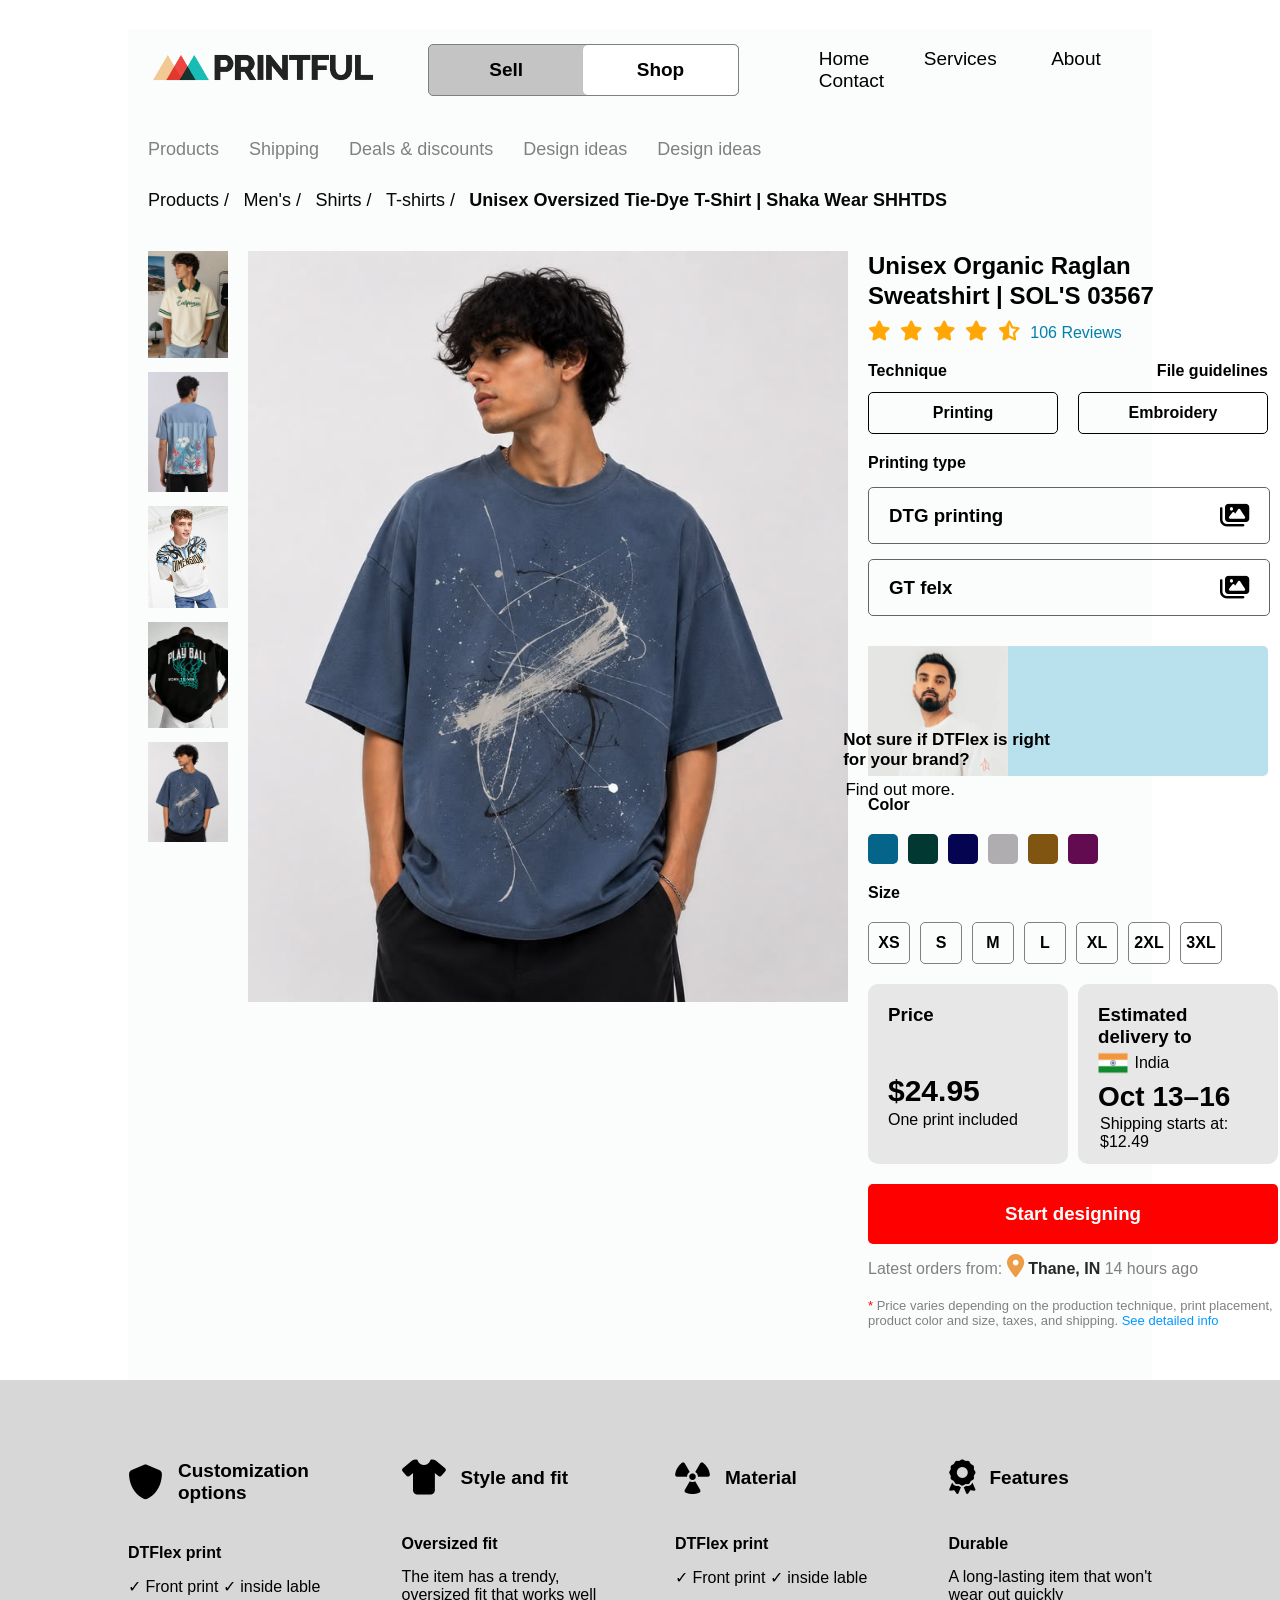
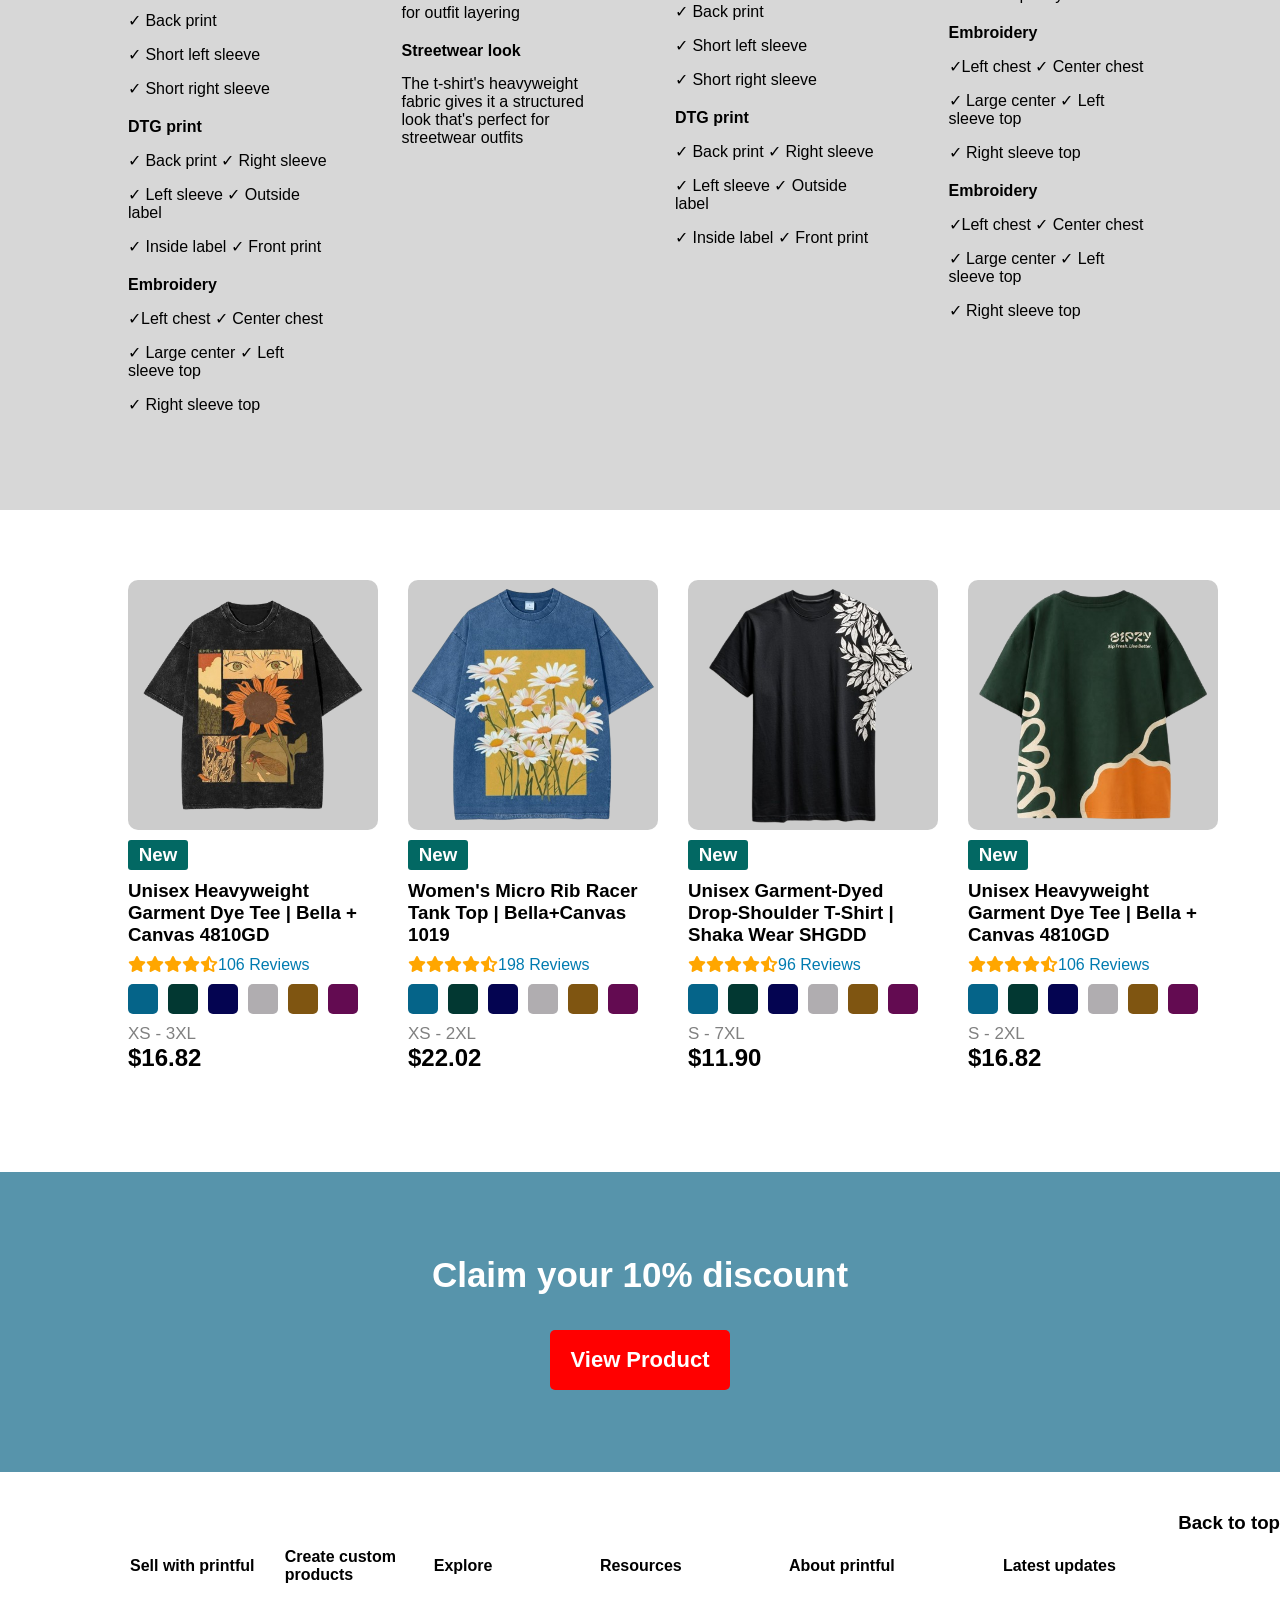
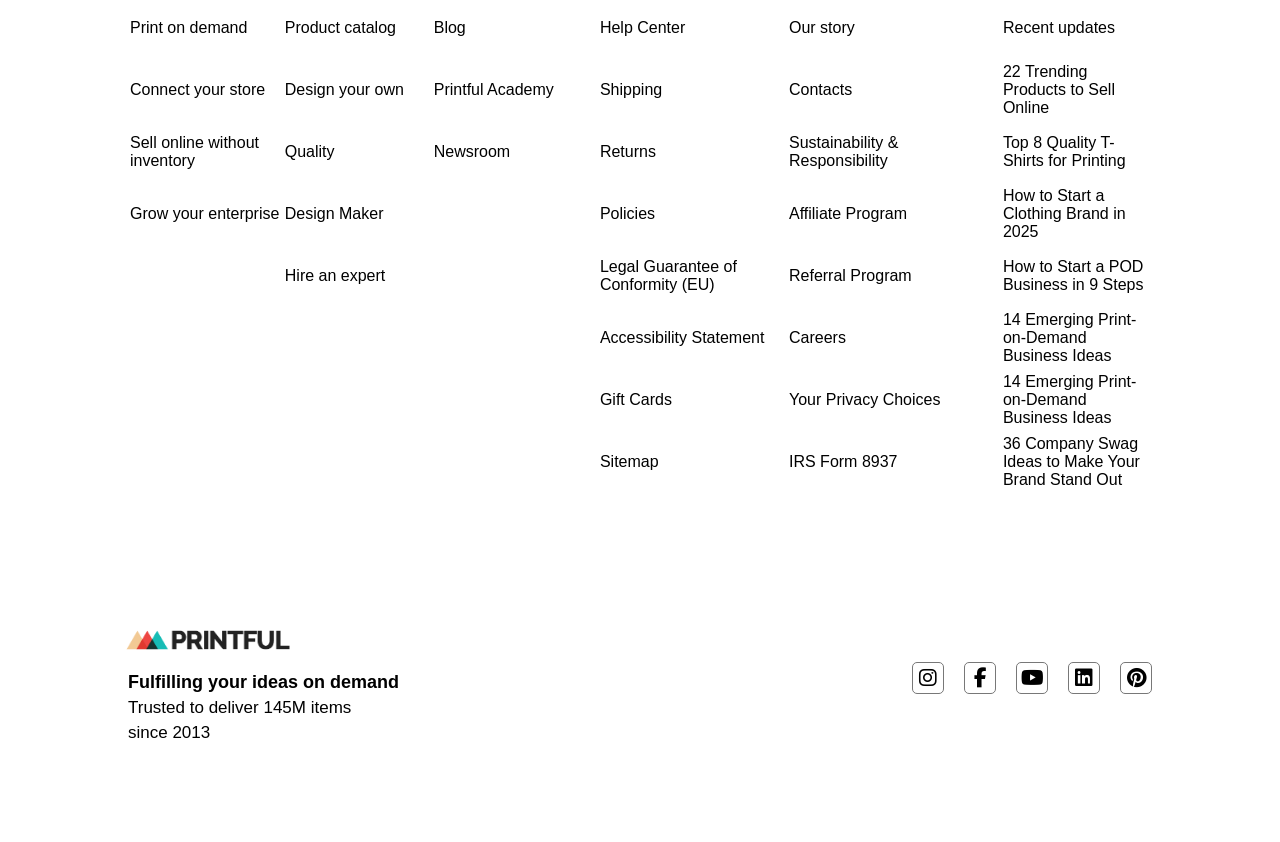
<file: tshirt.html>
<!DOCTYPE html>
<html lang="en">

<head>
    <meta charset="UTF-8">
    <meta name="viewport" content="width=device-width, initial-scale=1.0">
    <title>Document</title>
    <link rel="stylesheet" href="product.css">
    <link rel="stylesheet" href="https://cdnjs.cloudflare.com/ajax/libs/font-awesome/6.5.1/css/all.min.css"
        integrity="sha512-DTOQO9RWCH3ppGqcWaEA1BIZOC6xxalwEsw9c2QQeAIftl+Vegovlnee1c9QX4TctnWMn13TZye+giMm8e2LwA=="
        crossorigin="anonymous" referrerpolicy="no-referrer" />

</head>

<body>

    <div class="body_1">
        <!-- 11111111111111111111 -->
        <nav>
            <!-- nav first line11111111111111111 -->

            <div class="nav_align">
                <a href="index.html"><img src="images/PF-Linear-Full-color black-RGB.png" alt=""></a>
                
                <div class="box">
                    <div class="box_left">
                        <h4>Sell</h4>
                    </div>
                    <div class="box_right">
                        <h4>Shop</h4>
                    </div>
                </div>

                <div class="icon_right">
                   <ul>
                    <li>Home</li>
                    <li>Services</li>
                    <li>About</li>
                    <li>Contact</li>
                   </ul>
                </div>
            </div>

            <!-- nav secound line2222222222222222222222222 -->

            <div class="nav_align_two">

                <div class="text">
                    <p>Products</p>
                </div>
                <div class="text">
                    <p>Shipping</p>
                </div>
                <div class="text">
                    <p>Deals & discounts</p>
                </div>
                <div class="text">
                    <p>Design ideas</p>
                </div>
                <div class="text">
                    <p>Design ideas</p>
                </div>

            </div>
        </nav>

        <!-- 22222222222222222222222222222222222222222222 -->
        <div class="list">
            <ul>
                <li>Products /</li>
                <li>Men's /</li>
                <li>Shirts /</li>
                <li>T-shirts /</li>
                <li class="bold"> <b> Unisex Oversized Tie-Dye T-Shirt | Shaka Wear SHHTDS </b></li>
            </ul>
        </div>

        <!-- 3333333333333333333333333333333333333 -->
        <div class="gallary">

            <div class="left_pic">
                <div><img src="images/download (5).jpg" alt=""></div>
                <div><img src="images/download (6).jpg" alt=""></div>
                <div><img src="images/download (7).jpg" alt=""></div>
                <div><img src="images/download (8).jpg" alt=""></div>
                <div><img src="images/AI-Generated Editorial  in a Graphic Tee Baggy Fits Collection 2026.jpg" alt=""></div>
            </div>

            <div class="big_photo">
                <img src="images/AI-Generated Editorial  in a Graphic Tee Baggy Fits Collection 2026.jpg" alt="">
            </div>

            <div class="rigth_text">
                <h2>Unisex Organic Raglan <br>Sweatshirt | SOL'S 03567</h2>

                <div class="star">
                    <i class="fa-solid fa-star"></i>
                    <i class="fa-solid fa-star"></i>
                    <i class="fa-solid fa-star"></i>
                    <i class="fa-solid fa-star"></i>
                    <i class="fa-solid fa-star-half-stroke"></i>
                    <p>
                        106 Reviews
                    </p>
                </div>


                <div class="tittles">
                    <p><b>Technique</b></p>
                    <p><b>File guidelines</b></p>
                </div>

                <div class="Print_two_box">
                    <div class="box">
                        <h4> Printing</h4>
                    </div>
                    <div class="box">
                        <h4> Embroidery</h4>
                    </div>

                </div>

                <div class="type">

                    <p><b>Printing type</b></p>
                    <div class="one">
                        <h3>DTG printing</h3>
                        <i class="fa-solid fa-images"></i>
                    </div>

                    <div class="one">
                        <h3><b>GT </b>felx</h3>
                        <i class="fa-solid fa-images"></i>
                    </div>

                </div>

                <div class="brand_photo">
                    <div>
                        <img src="images/download.jpg" alt="">
                        <h3> Not sure if DTFlex is right <br>
                            for your brand?</h3>
                        <p>Find out more.</p>
                    </div>

                </div>

                <p class="colour"><b>Color</b></p>

                <div class="colours">
                    <div class="colour1"></div>
                    <div class="colour2"></div>
                    <div class="colour3"></div>
                    <div class="colour4"></div>
                    <div class="colour5"></div>
                    <div class="colour6"></div>
                </div>

                <p class="size_p"> <b>Size</b></p>

                <div class="sizes">
                    <div>
                        <h4>XS</h4>
                    </div>

                    <div>
                        <h4>S</h4>
                    </div>

                    <div>
                        <h4>M</h4>
                    </div>

                    <div>
                        <h4>L</h4>
                    </div>

                    <div>
                        <h4>XL</h4>
                    </div>

                    <div>
                        <h4>2XL</h4>
                    </div>

                    <div>
                        <h4>3XL</h4>
                    </div>

                </div>

                <div class="two_box">
                    <div class="price">
                        <h3>Price</h3>
                        <h2>$24.95</h2>
                        <p>One print included</p>
                    </div>

                    <div class="price_one">
                        <h3>Estimated delivery to</h3>
                        <img src="images/flag.png" alt="">
                        <p> India</p>
                        <h2> Oct 13⁠–16</h2>
                        <p class="p_one">Shipping starts at: $12.49</p>
                    </div>

                </div>

                <div class="red_box">
                    <h3>Start designing</h3>
                </div>
                <div class="oder">
                    <p>Latest orders from: <i class="fa-solid fa-location-dot"></i>
                        <b> Thane, IN </b> 14 hours ago
                    </p>
                    <p class="lines"> <span class="red">*</span> Price varies depending on the production technique,
                        print
                        placement, product color and size, taxes,
                        and shipping. <span class="blue"> See detailed info</span></p>
                </div>

            </div>
        </div>

    </div>

    <!-- 444444444444444444444444444444444444444 -->

    <div class="icon_details">

        <div class="align_3">

            <div class="first">

                <div class="icons">
                    <i class="fa-solid fa-shield"></i>
                    <h2>Customization options</h2>
                </div>

                <div class="icons_d">
                    <h4>DTFlex print</h4>
                    <p>✓ Front print ✓ inside lable</p>
                    <p> ✓ Back print</p>
                    <p>✓ Short left sleeve</p>
                    <p>✓ Short right sleeve</p>
                </div>

                <div class="icons_d">
                    <h4>DTG print</h4>
                    <p>✓ Back print ✓ Right sleeve</p>
                    <p> ✓ Left sleeve ✓ Outside label</p>
                    <p> ✓ Inside label ✓ Front print</p>
                </div>

                <div class="icons_d">
                    <h4> Embroidery</h4>
                    <p>✓Left chest ✓ Center chest</p>
                    <p> ✓ Large center ✓ Left sleeve top</p>
                    <p> ✓ Right sleeve top </p>
                </div>

            </div>
            <!-- 444444444444444444444444444444444444444 111111111 -->

            <div class="first">

                <div class="icons">
                    <i class="fa-solid fa-shirt"></i>
                    <h2>Style and fit</h2>
                </div>

                <div class="icons_d">
                    <h4>Oversized fit</h4>
                    <p>The item has a trendy, oversized fit that works well for outfit layering</p>
                </div>

                <div class="icons_d">
                    <h4>Streetwear look</h4>
                    <p>The t-shirt's heavyweight fabric gives it a structured look that's perfect for streetwear
                        outfits</p>

                </div>
            </div>



            <!-- 444444444444444444444444444444444444444 2222222222222 -->

            <div class="first">

                <div class="icons">
                    <i class="fa-solid fa-radiation"></i>
                    <h2>Material</h2>
                </div>

                <div class="icons_d">
                    <h4>DTFlex print</h4>
                    <p>✓ Front print ✓ inside lable</p>
                    <p> ✓ Back print</p>
                    <p>✓ Short left sleeve</p>
                    <p>✓ Short right sleeve</p>
                </div>

                <div class="icons_d">
                    <h4>DTG print</h4>
                    <p>✓ Back print ✓ Right sleeve</p>
                    <p> ✓ Left sleeve ✓ Outside label</p>
                    <p> ✓ Inside label ✓ Front print</p>
                </div>

            </div>


            <div class="first">

                <div class="icons">
                    <i class="fa-solid fa-award"></i>
                    <h2>Features</h2>
                </div>

                <div class="icons_d">
                    <h4>Durable</h4>
                    <p>A long-lasting item that won't wear out quickly</p>
                </div>

                <div class="icons_d">
                    <h4> Embroidery</h4>
                    <p>✓Left chest ✓ Center chest</p>
                    <p> ✓ Large center ✓ Left sleeve top</p>
                    <p> ✓ Right sleeve top </p>
                </div>

                <div class="icons_d">
                    <h4> Embroidery</h4>
                    <p>✓Left chest ✓ Center chest</p>
                    <p> ✓ Large center ✓ Left sleeve top</p>
                    <p> ✓ Right sleeve top </p>
                </div>

            </div>

        </div>
    </div>

    <!-- 5555555555555555555555555555555555555555555555555 -->

    <div class="likes_item">
        
        <div class="containar_1">

            <div class="bo1_1">
                <img src="images/download__1_-removebg-preview.png" alt="">
            </div>
            <div class="new">
                <h3>New</h3>
            </div>

            <div class="texts">
                <h3>Unisex Heavyweight Garment Dye Tee | Bella + Canvas 4810GD</h3>
            </div>

            <div class="star">
                <i class="fa-solid fa-star"></i>
                <i class="fa-solid fa-star"></i>
                <i class="fa-solid fa-star"></i>
                <i class="fa-solid fa-star"></i>
                <i class="fa-solid fa-star-half-stroke"></i>
                <p>
                    106 Reviews
                </p>
            </div>

            <div class="colours">
                <div class="colour1"></div>
                <div class="colour2"></div>
                <div class="colour3"></div>
                <div class="colour4"></div>
                <div class="colour5"></div>
                <div class="colour6"></div>
            </div>

          <p class="size_1">XS - 3XL</p>
          <h2><b>$16.82</b></h2>

        </div>

   <!-- 555555555555555555555555555511111111111111111111111 -->
    <div class="containar_1">
            
            <div class="bo1_1">
                <img src="images/Best_Seller-Print-cool-removebg-preview.png" alt="">
            </div>
            <div class="new">
                <h3>New</h3>
            </div>

            <div class="texts">
                <h3>Women's Micro Rib Racer Tank Top | Bella+Canvas 1019</h3>
            </div>

            <div class="star">
                <i class="fa-solid fa-star"></i>
                <i class="fa-solid fa-star"></i>
                <i class="fa-solid fa-star"></i>
                <i class="fa-solid fa-star"></i>
                <i class="fa-solid fa-star-half-stroke"></i>
                <p>
                    198 Reviews
                </p>
            </div>

            <div class="colours">
                <div class="colour1"></div>
                <div class="colour2"></div>
                <div class="colour3"></div>
                <div class="colour4"></div>
                <div class="colour5"></div>
                <div class="colour6"></div>
            </div>

          <p class="size_1">XS - 2XL</p>
          <h2><b>$22.02</b></h2>

        </div>

        <!-- 555555555555555555555555555522222222222222222222222 -->
        
        <div class="containar_1">

            <div class="bo1_1">
                <img src="images/T_shirt_designs_-removebg-preview.png" alt="">
            </div>
            <div class="new">
                <h3>New</h3>
            </div>

            <div class="texts">
                <h3>Unisex Garment-Dyed Drop-Shoulder T-Shirt | Shaka Wear SHGDD</h3>
            </div>

            <div class="star">
                <i class="fa-solid fa-star"></i>
                <i class="fa-solid fa-star"></i>
                <i class="fa-solid fa-star"></i>
                <i class="fa-solid fa-star"></i>
                <i class="fa-solid fa-star-half-stroke"></i>
                <p>
                    96 Reviews
                </p>
            </div>

            <div class="colours">
                <div class="colour1"></div>
                <div class="colour2"></div>
                <div class="colour3"></div>
                <div class="colour4"></div>
                <div class="colour5"></div>
                <div class="colour6"></div>
            </div>

          <p class="size_1">S - 7XL</p>
          <h2><b>$11.90</b></h2>

        </div>
 
        <!-- 5555555555555555555533333333333333333333333333333333333 -->
        
        <div class="containar_1">

            <div class="bo1_1">
                <img src="images/Realistic_mesh_on_the_brand_SIPZY-removebg-preview.png" alt="">
            </div>
            <div class="new">
                <h3>New</h3>
            </div>

            <div class="texts">
                <h3>Unisex Heavyweight Garment Dye Tee | Bella + Canvas 4810GD</h3>
            </div>

            <div class="star">
                <i class="fa-solid fa-star"></i>
                <i class="fa-solid fa-star"></i>
                <i class="fa-solid fa-star"></i>
                <i class="fa-solid fa-star"></i>
                <i class="fa-solid fa-star-half-stroke"></i>
                <p>
                    106 Reviews
                </p>
            </div>

            <div class="colours">
                <div class="colour1"></div>
                <div class="colour2"></div>
                <div class="colour3"></div>
                <div class="colour4"></div>
                <div class="colour5"></div>
                <div class="colour6"></div>
            </div>

          <p class="size_1">S - 2XL</p>
          <h2><b>$16.82</b></h2>

        </div>

</div>

<!-- 666666666666666666666666666666666666666666 -->


    <div class="signin">
            <div class="h1_n"><h1>Claim your 10% discount</h1></div>
            <div class="red_box"> <h3>View Product </h3></div>
    </div>

    <!--7777777777777777777777777-->

    <div class="texts_22">
        <div class="back_top">
            <h3>Back to top </h3>
        </div>

        <div class="center">
            <table>
                <thead>
                    <tr>
                        <th>Sell with printful</th>
                        <th>Create custom products</th>
                        <th>Explore</th>
                        <th>Resources</th>
                        <th>About printful</th>
                        <th>Latest updates</th>
                    </tr>
                </thead>
                <tbody>
                    <tr>
                        <td>Print on demand</td>
                        <td>Product catalog</td>
                        <td>Blog</td>
                        <td>Help Center</td>
                        <td>Our story</td>
                        <td>Recent updates</td>
                    </tr>
                    <tr>
                        <td>Connect your store</td>
                        <td>Design your own</td>
                        <td>Printful Academy</td>
                        <td>Shipping</td>
                        <td>Contacts</td>
                        <td>22 Trending Products to Sell Online </td>
                    </tr>

                    <tr>
                        <td>Sell online without inventory</td>
                        <td>Quality</td>
                        <td>Newsroom</td>
                        <td>Returns</td>
                        <td>Sustainability & Responsibility</td>
                        <td>Top 8 Quality T-Shirts for Printing</td>

                    </tr>

                    <tr>
                        <td>Grow your enterprise</td>
                        <td>Design Maker</td>
                        <td></td>
                        <td>Policies</td>
                        <td>Affiliate Program</td>
                        <td>How to Start a Clothing Brand in 2025</td>
                    </tr>

                    <tr>
                        <td></td>
                        <td>Hire an expert</td>
                        <td></td>
                        <td>Legal Guarantee of Conformity (EU)</td>
                        <td>Referral Program</td>
                        <td>How to Start a POD Business in 9 Steps</td>

                    </tr>

                    <tr>
                        <td></td>
                        <td></td>
                        <td></td>
                        <td>Accessibility Statement</td>
                        <td>Careers</td>
                        <td>14 Emerging Print-on-Demand Business Ideas</td>

                    </tr>

                    <tr>
                        <td></td>
                        <td></td>
                        <td></td>
                        <td>Gift Cards</td>
                        <td>Your Privacy Choices</td>
                        <td>14 Emerging Print-on-Demand Business Ideas</td>

                    </tr>

                    <tr>
                        <td></td>
                        <td></td>
                        <td></td>
                        <td>Sitemap</td>
                        <td>IRS Form 8937</td>
                        <td>36 Company Swag Ideas to Make Your Brand Stand Out</td>

                    </tr>
                </tbody>
            </table>

        </div>
    </div>

    <!--88888888888888888888888888888888-->
    <div class="gray">
        <div class="last">
            <div class="address">
                <img src="images/PF-Linear-Full-color black-RGB.png" alt="">
                <h4>Fulfilling your ideas on demand</h4>
                <p>Trusted to deliver 145M items</p>
                <p>since 2013</p>
            </div>
            <div class="website">

                <div class="icon1"> <i class="fa-brands fa-instagram"></i></div>
                <div class="icon1"> <i class="fa-brands fa-facebook-f"></i></div>
                <div class="icon1"> <i class="fa-brands fa-youtube"></i></div>
                <div class="icon1"> <i class="fa-brands fa-linkedin"></i></div>
                <div class="icon1"><i class="fa-brands fa-pinterest"></i></div>

            </div>
        </div>
    </div>

</body>

</html>
</file>
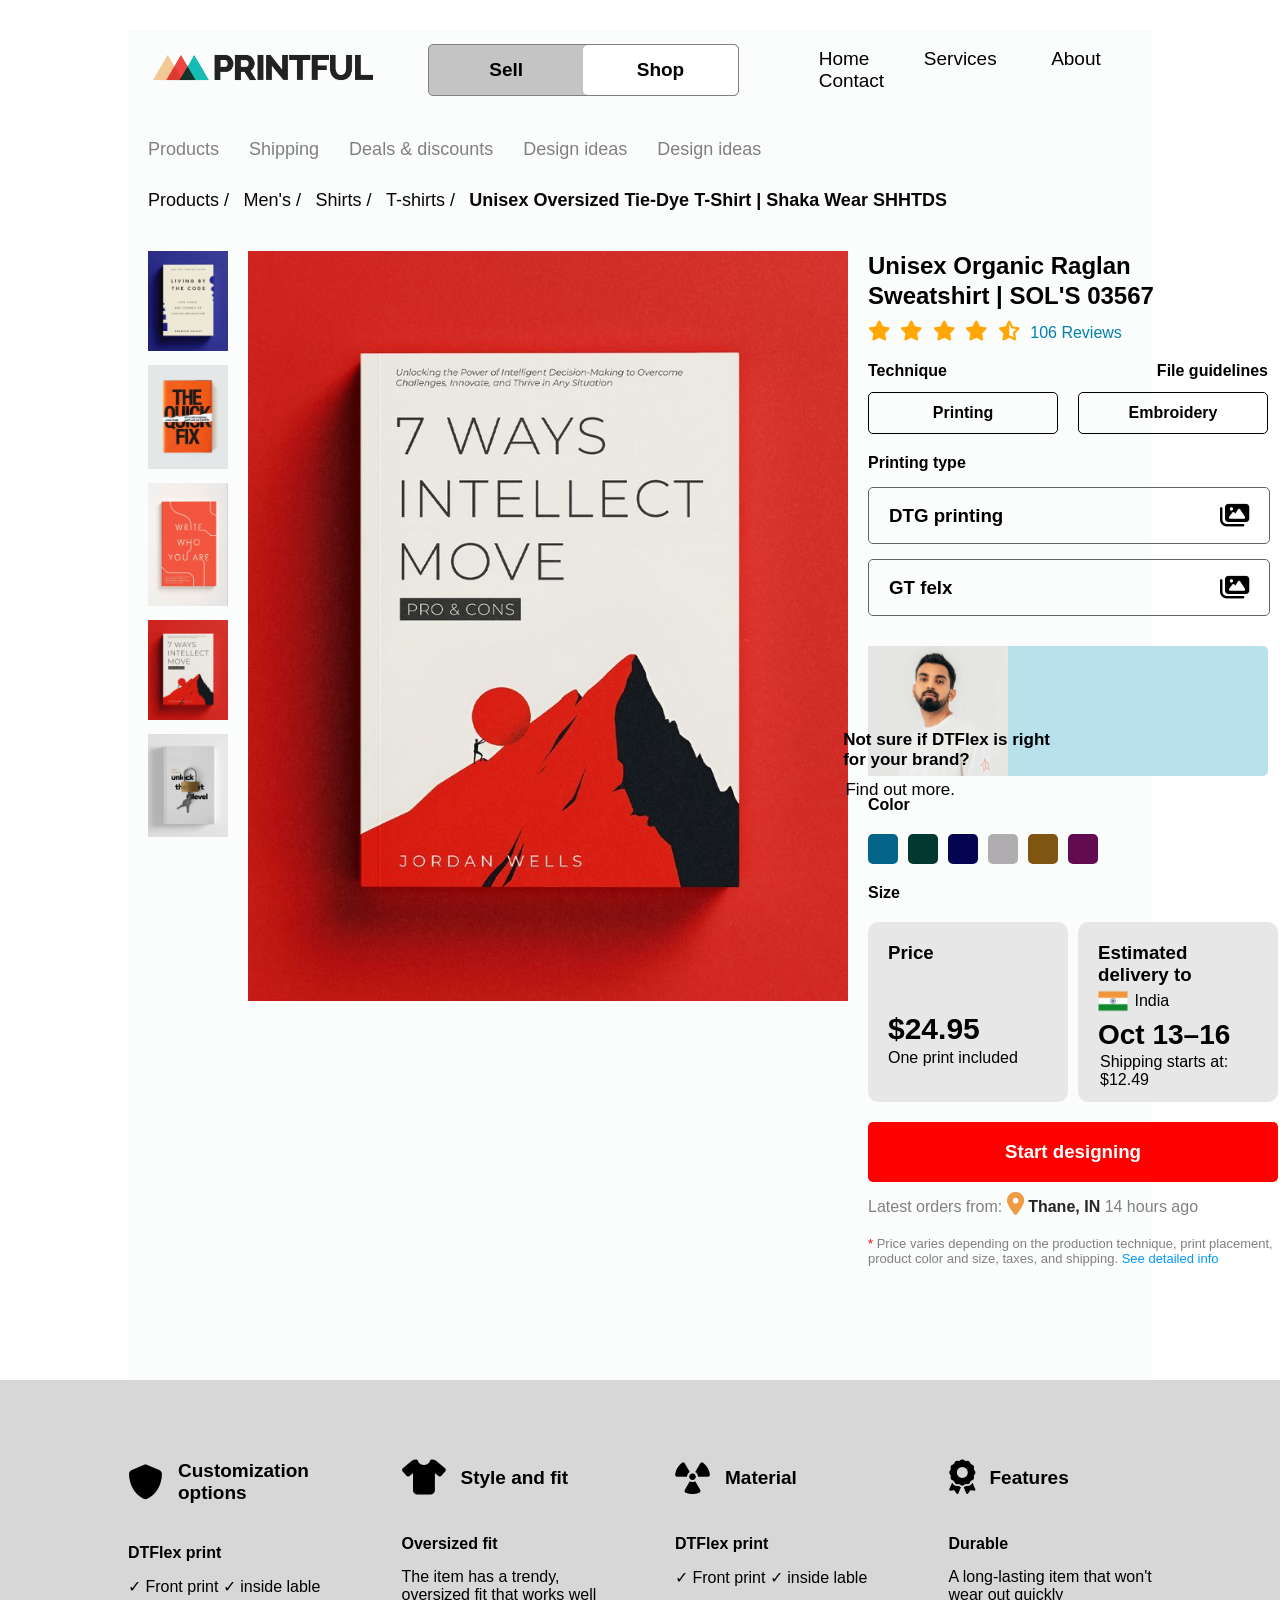
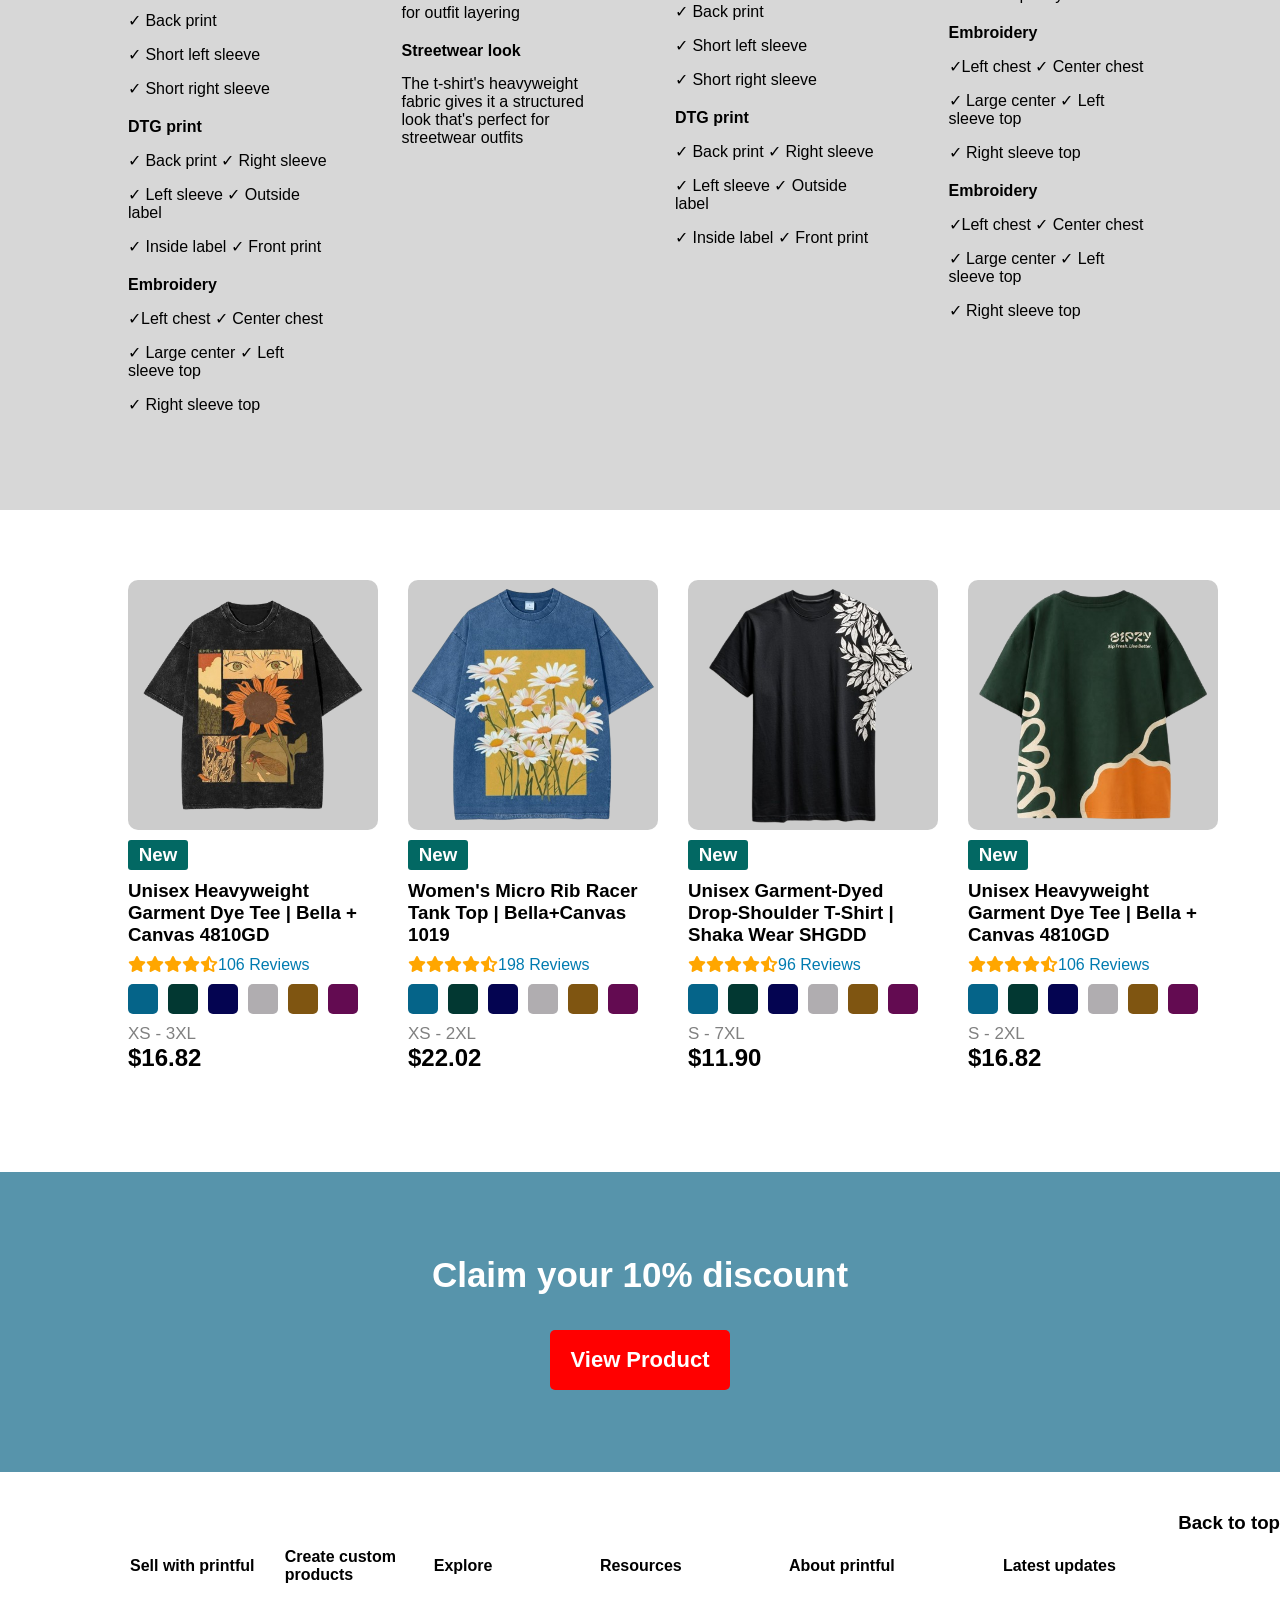
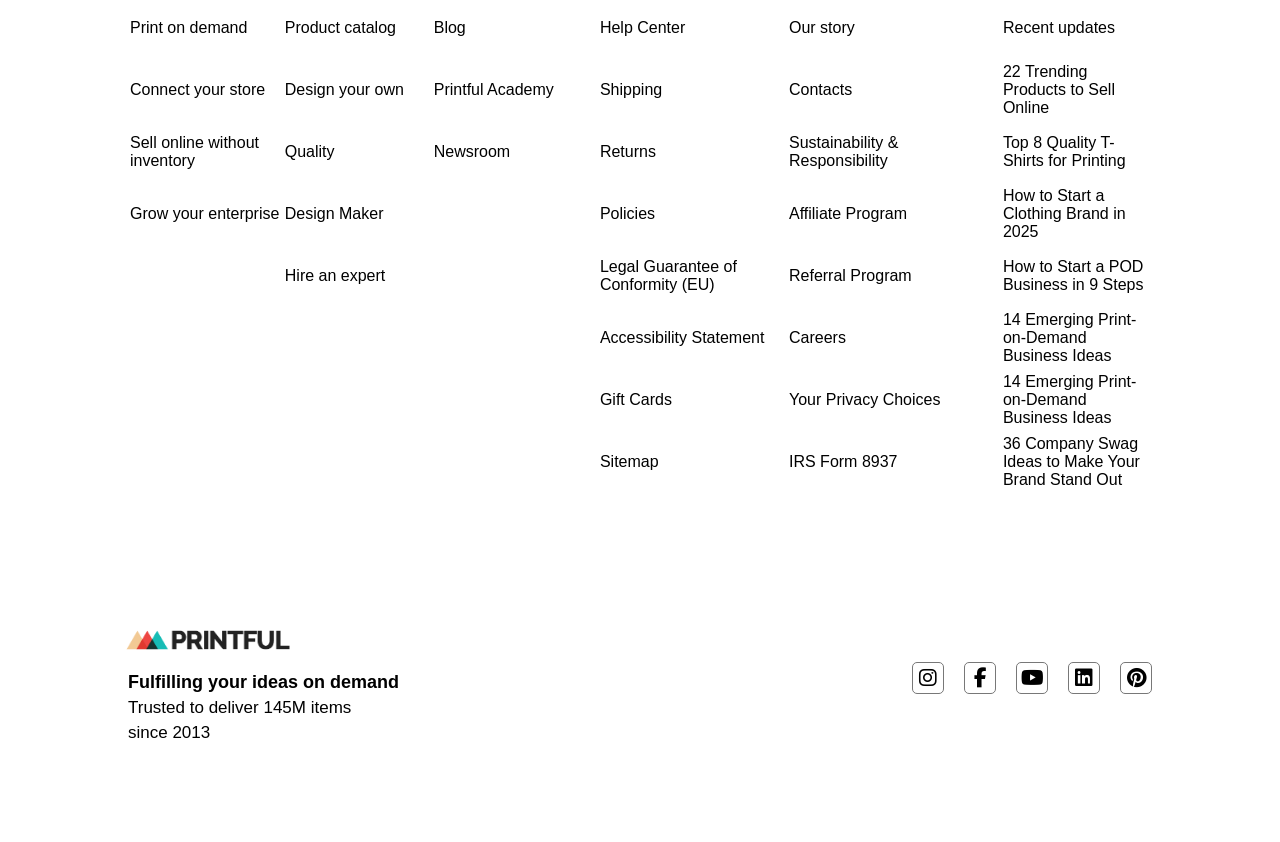
<file: html/books.html>
<!DOCTYPE html>
<html lang="en">

<head>
    <meta charset="UTF-8">
    <meta name="viewport" content="width=device-width, initial-scale=1.0">
    <title>Document</title>
    <link rel="stylesheet" href="../css/product.css">
    
    <link rel="stylesheet" href="https://cdnjs.cloudflare.com/ajax/libs/font-awesome/6.5.1/css/all.min.css"
        integrity="sha512-DTOQO9RWCH3ppGqcWaEA1BIZOC6xxalwEsw9c2QQeAIftl+Vegovlnee1c9QX4TctnWMn13TZye+giMm8e2LwA=="
        crossorigin="anonymous" referrerpolicy="no-referrer" />

</head>

<body>

    <div class="body_1">
        <!-- 11111111111111111111 -->
        <nav>
            <!-- nav first line11111111111111111 -->

            <div class="nav_align">
                
        <a href="../index.html"><img src="../images/PF-Linear-Full-color black-RGB.png" alt=""></a>


                <div class="box">
                    <div class="box_left">
                        <h4>Sell</h4>
                    </div>
                    <div class="box_right">
                        <h4>Shop</h4>
                    </div>
                </div>

                <div class="icon_right">
                    <ul>
                        <li>Home</li>
                        <li>Services</li>
                        <li>About</li>
                        <li>Contact</li>
                    </ul>
                </div>
            </div>

            <!-- nav secound line2222222222222222222222222 -->

            <div class="nav_align_two">

                <div class="text">
                    <p>Products</p>
                </div>
                <div class="text">
                    <p>Shipping</p>
                </div>
                <div class="text">
                    <p>Deals & discounts</p>
                </div>
                <div class="text">
                    <p>Design ideas</p>
                </div>
                <div class="text">
                    <p>Design ideas</p>
                </div>

            </div>
        </nav>

        <!-- 22222222222222222222222222222222222222222222 -->
        <div class="list">
            <ul>
                <li>Products /</li>
                <li>Men's /</li>
                <li>Shirts /</li>
                <li>T-shirts /</li>
                <li class="bold"> <b> Unisex Oversized Tie-Dye T-Shirt | Shaka Wear SHHTDS </b></li>
            </ul>
        </div>

        <!-- 3333333333333333333333333333333333333 -->
        <div class="gallary">

            <div class="left_pic">
                <div><img src="../images/Book cover design for living by the code.jpg" alt=""></div>
                <div><img src="../images/download (10).jpg" alt=""></div>
                <div><img src="../images/download (11).jpg" alt=""></div>
                <div><img src="../images/Minimalist Red and Black Book Cover Design – 7 Ways Intellect Move.jpg" alt="">
                </div>
                <div><img src="../images/Unlock the next level 🔐✨.jpg" alt=""></div>
            </div>

            <div class="big_photo">
                <img src="../images/Minimalist Red and Black Book Cover Design – 7 Ways Intellect Move.jpg" alt="">
            </div>

            <div class="rigth_text">
                <h2>Unisex Organic Raglan <br>Sweatshirt | SOL'S 03567</h2>

                <div class="star">
                    <i class="fa-solid fa-star"></i>
                    <i class="fa-solid fa-star"></i>
                    <i class="fa-solid fa-star"></i>
                    <i class="fa-solid fa-star"></i>
                    <i class="fa-solid fa-star-half-stroke"></i>
                    <p>
                        106 Reviews
                    </p>
                </div>


                <div class="tittles">
                    <p><b>Technique</b></p>
                    <p><b>File guidelines</b></p>
                </div>

                <div class="Print_two_box">
                    <div class="box">
                        <h4> Printing</h4>
                    </div>
                    <div class="box">
                        <h4> Embroidery</h4>
                    </div>

                </div>

                <div class="type">

                    <p><b>Printing type</b></p>
                    <div class="one">
                        <h3>DTG printing</h3>
                        <i class="fa-solid fa-images"></i>
                    </div>

                    <div class="one">
                        <h3><b>GT </b>felx</h3>
                        <i class="fa-solid fa-images"></i>
                    </div>

                </div>

                <div class="brand_photo">
                    <div>
                        <img src="/images/download.jpg" alt="">
                        <h3> Not sure if DTFlex is right <br>
                            for your brand?</h3>
                        <p>Find out more.</p>
                    </div>

                </div>

                <p class="colour"><b>Color</b></p>

                <div class="colours">
                    <div class="colour1"></div>
                    <div class="colour2"></div>
                    <div class="colour3"></div>
                    <div class="colour4"></div>
                    <div class="colour5"></div>
                    <div class="colour6"></div>
                </div>

                <p class="size_p"> <b>Size</b></p>

                <div class="two_box">
                    <div class="price">
                        <h3>Price</h3>
                        <h2>$24.95</h2>
                        <p>One print included</p>
                    </div>

                    <div class="price_one">
                        <h3>Estimated delivery to</h3>
                        <img src="../images/flag.png" alt="">
                        <p> India</p>
                        <h2> Oct 13⁠–16</h2>
                        <p class="p_one">Shipping starts at: $12.49</p>
                    </div>

                </div>

                <div class="red_box">
                    <h3>Start designing</h3>
                </div>
                <div class="oder">
                    <p>Latest orders from: <i class="fa-solid fa-location-dot"></i>
                        <b> Thane, IN </b> 14 hours ago
                    </p>
                    <p class="lines"> <span class="red">*</span> Price varies depending on the production technique,
                        print
                        placement, product color and size, taxes,
                        and shipping. <span class="blue"> See detailed info</span></p>
                </div>

            </div>
        </div>

    </div>

    <!-- 444444444444444444444444444444444444444 -->

    <div class="icon_details">

        <div class="align_3">

            <div class="first">

                <div class="icons">
                    <i class="fa-solid fa-shield"></i>
                    <h2>Customization options</h2>
                </div>

                <div class="icons_d">
                    <h4>DTFlex print</h4>
                    <p>✓ Front print ✓ inside lable</p>
                    <p> ✓ Back print</p>
                    <p>✓ Short left sleeve</p>
                    <p>✓ Short right sleeve</p>
                </div>

                <div class="icons_d">
                    <h4>DTG print</h4>
                    <p>✓ Back print ✓ Right sleeve</p>
                    <p> ✓ Left sleeve ✓ Outside label</p>
                    <p> ✓ Inside label ✓ Front print</p>
                </div>

                <div class="icons_d">
                    <h4> Embroidery</h4>
                    <p>✓Left chest ✓ Center chest</p>
                    <p> ✓ Large center ✓ Left sleeve top</p>
                    <p> ✓ Right sleeve top </p>
                </div>

            </div>
            <!-- 444444444444444444444444444444444444444 111111111 -->

            <div class="first">

                <div class="icons">
                    <i class="fa-solid fa-shirt"></i>
                    <h2>Style and fit</h2>
                </div>

                <div class="icons_d">
                    <h4>Oversized fit</h4>
                    <p>The item has a trendy, oversized fit that works well for outfit layering</p>
                </div>

                <div class="icons_d">
                    <h4>Streetwear look</h4>
                    <p>The t-shirt's heavyweight fabric gives it a structured look that's perfect for streetwear
                        outfits</p>

                </div>
            </div>



            <!-- 444444444444444444444444444444444444444 2222222222222 -->

            <div class="first">

                <div class="icons">
                    <i class="fa-solid fa-radiation"></i>
                    <h2>Material</h2>
                </div>

                <div class="icons_d">
                    <h4>DTFlex print</h4>
                    <p>✓ Front print ✓ inside lable</p>
                    <p> ✓ Back print</p>
                    <p>✓ Short left sleeve</p>
                    <p>✓ Short right sleeve</p>
                </div>

                <div class="icons_d">
                    <h4>DTG print</h4>
                    <p>✓ Back print ✓ Right sleeve</p>
                    <p> ✓ Left sleeve ✓ Outside label</p>
                    <p> ✓ Inside label ✓ Front print</p>
                </div>

            </div>


            <div class="first">

                <div class="icons">
                    <i class="fa-solid fa-award"></i>
                    <h2>Features</h2>
                </div>

                <div class="icons_d">
                    <h4>Durable</h4>
                    <p>A long-lasting item that won't wear out quickly</p>
                </div>

                <div class="icons_d">
                    <h4> Embroidery</h4>
                    <p>✓Left chest ✓ Center chest</p>
                    <p> ✓ Large center ✓ Left sleeve top</p>
                    <p> ✓ Right sleeve top </p>
                </div>

                <div class="icons_d">
                    <h4> Embroidery</h4>
                    <p>✓Left chest ✓ Center chest</p>
                    <p> ✓ Large center ✓ Left sleeve top</p>
                    <p> ✓ Right sleeve top </p>
                </div>

            </div>

        </div>
    </div>

    <!-- 5555555555555555555555555555555555555555555555555 -->

    <div class="likes_item">

        <div class="containar_1">

            <div class="bo1_1">
                <img src="../images/download__1_-removebg-preview.png" alt="">
            </div>
            <div class="new">
                <h3>New</h3>
            </div>

            <div class="texts">
                <h3>Unisex Heavyweight Garment Dye Tee | Bella + Canvas 4810GD</h3>
            </div>

            <div class="star">
                <i class="fa-solid fa-star"></i>
                <i class="fa-solid fa-star"></i>
                <i class="fa-solid fa-star"></i>
                <i class="fa-solid fa-star"></i>
                <i class="fa-solid fa-star-half-stroke"></i>
                <p>
                    106 Reviews
                </p>
            </div>

            <div class="colours">
                <div class="colour1"></div>
                <div class="colour2"></div>
                <div class="colour3"></div>
                <div class="colour4"></div>
                <div class="colour5"></div>
                <div class="colour6"></div>
            </div>

            <p class="size_1">XS - 3XL</p>
            <h2><b>$16.82</b></h2>

        </div>

        <!-- 555555555555555555555555555511111111111111111111111 -->
        <div class="containar_1">

            <div class="bo1_1">
                <img src="../images/Best_Seller-Print-cool-removebg-preview.png" alt="">
            </div>
            <div class="new">
                <h3>New</h3>
            </div>

            <div class="texts">
                <h3>Women's Micro Rib Racer Tank Top | Bella+Canvas 1019</h3>
            </div>

            <div class="star">
                <i class="fa-solid fa-star"></i>
                <i class="fa-solid fa-star"></i>
                <i class="fa-solid fa-star"></i>
                <i class="fa-solid fa-star"></i>
                <i class="fa-solid fa-star-half-stroke"></i>
                <p>
                    198 Reviews
                </p>
            </div>

            <div class="colours">
                <div class="colour1"></div>
                <div class="colour2"></div>
                <div class="colour3"></div>
                <div class="colour4"></div>
                <div class="colour5"></div>
                <div class="colour6"></div>
            </div>

            <p class="size_1">XS - 2XL</p>
            <h2><b>$22.02</b></h2>

        </div>

        <!-- 555555555555555555555555555522222222222222222222222 -->

        <div class="containar_1">

            <div class="bo1_1">
                <img src="../images/T_shirt_designs_-removebg-preview.png" alt="">
            </div>
            <div class="new">
                <h3>New</h3>
            </div>

            <div class="texts">
                <h3>Unisex Garment-Dyed Drop-Shoulder T-Shirt | Shaka Wear SHGDD</h3>
            </div>

            <div class="star">
                <i class="fa-solid fa-star"></i>
                <i class="fa-solid fa-star"></i>
                <i class="fa-solid fa-star"></i>
                <i class="fa-solid fa-star"></i>
                <i class="fa-solid fa-star-half-stroke"></i>
                <p>
                    96 Reviews
                </p>
            </div>

            <div class="colours">
                <div class="colour1"></div>
                <div class="colour2"></div>
                <div class="colour3"></div>
                <div class="colour4"></div>
                <div class="colour5"></div>
                <div class="colour6"></div>
            </div>

            <p class="size_1">S - 7XL</p>
            <h2><b>$11.90</b></h2>

        </div>

        <!-- 5555555555555555555533333333333333333333333333333333333 -->

        <div class="containar_1">

            <div class="bo1_1">
                <img src="../images/Realistic_mesh_on_the_brand_SIPZY-removebg-preview.png" alt="">
            </div>
            <div class="new">
                <h3>New</h3>
            </div>

            <div class="texts">
                <h3>Unisex Heavyweight Garment Dye Tee | Bella + Canvas 4810GD</h3>
            </div>

            <div class="star">
                <i class="fa-solid fa-star"></i>
                <i class="fa-solid fa-star"></i>
                <i class="fa-solid fa-star"></i>
                <i class="fa-solid fa-star"></i>
                <i class="fa-solid fa-star-half-stroke"></i>
                <p>
                    106 Reviews
                </p>
            </div>

            <div class="colours">
                <div class="colour1"></div>
                <div class="colour2"></div>
                <div class="colour3"></div>
                <div class="colour4"></div>
                <div class="colour5"></div>
                <div class="colour6"></div>
            </div>

            <p class="size_1">S - 2XL</p>
            <h2><b>$16.82</b></h2>

        </div>

    </div>

    <!-- 666666666666666666666666666666666666666666 -->


    <div class="signin">
        <div class="h1_n">
            <h1>Claim your 10% discount</h1>
        </div>
        <div class="red_box">
            <h3>View Product </h3>
        </div>
    </div>

    <!--7777777777777777777777777-->

    <div class="texts_22">
        <div class="back_top">
            <h3>Back to top </h3>
        </div>

        <div class="center">
            <table>
                <thead>
                    <tr>
                        <th>Sell with printful</th>
                        <th>Create custom products</th>
                        <th>Explore</th>
                        <th>Resources</th>
                        <th>About printful</th>
                        <th>Latest updates</th>
                    </tr>
                </thead>
                <tbody>
                    <tr>
                        <td>Print on demand</td>
                        <td>Product catalog</td>
                        <td>Blog</td>
                        <td>Help Center</td>
                        <td>Our story</td>
                        <td>Recent updates</td>
                    </tr>
                    <tr>
                        <td>Connect your store</td>
                        <td>Design your own</td>
                        <td>Printful Academy</td>
                        <td>Shipping</td>
                        <td>Contacts</td>
                        <td>22 Trending Products to Sell Online </td>
                    </tr>

                    <tr>
                        <td>Sell online without inventory</td>
                        <td>Quality</td>
                        <td>Newsroom</td>
                        <td>Returns</td>
                        <td>Sustainability & Responsibility</td>
                        <td>Top 8 Quality T-Shirts for Printing</td>

                    </tr>

                    <tr>
                        <td>Grow your enterprise</td>
                        <td>Design Maker</td>
                        <td></td>
                        <td>Policies</td>
                        <td>Affiliate Program</td>
                        <td>How to Start a Clothing Brand in 2025</td>
                    </tr>

                    <tr>
                        <td></td>
                        <td>Hire an expert</td>
                        <td></td>
                        <td>Legal Guarantee of Conformity (EU)</td>
                        <td>Referral Program</td>
                        <td>How to Start a POD Business in 9 Steps</td>

                    </tr>

                    <tr>
                        <td></td>
                        <td></td>
                        <td></td>
                        <td>Accessibility Statement</td>
                        <td>Careers</td>
                        <td>14 Emerging Print-on-Demand Business Ideas</td>

                    </tr>

                    <tr>
                        <td></td>
                        <td></td>
                        <td></td>
                        <td>Gift Cards</td>
                        <td>Your Privacy Choices</td>
                        <td>14 Emerging Print-on-Demand Business Ideas</td>

                    </tr>

                    <tr>
                        <td></td>
                        <td></td>
                        <td></td>
                        <td>Sitemap</td>
                        <td>IRS Form 8937</td>
                        <td>36 Company Swag Ideas to Make Your Brand Stand Out</td>

                    </tr>
                </tbody>
            </table>

        </div>
    </div>

    <!--88888888888888888888888888888888-->
    <div class="gray">
        <div class="last">
            <div class="address">
                <img src="../images/PF-Linear-Full-color black-RGB.png" alt="">
                <h4>Fulfilling your ideas on demand</h4>
                <p>Trusted to deliver 145M items</p>
                <p>since 2013</p>
            </div>
            <div class="website">

                <div class="icon1"> <i class="fa-brands fa-instagram"></i></div>
                <div class="icon1"> <i class="fa-brands fa-facebook-f"></i></div>
                <div class="icon1"> <i class="fa-brands fa-youtube"></i></div>
                <div class="icon1"> <i class="fa-brands fa-linkedin"></i></div>
                <div class="icon1"><i class="fa-brands fa-pinterest"></i></div>

            </div>
        </div>
    </div>

</body>

</html>
</file>
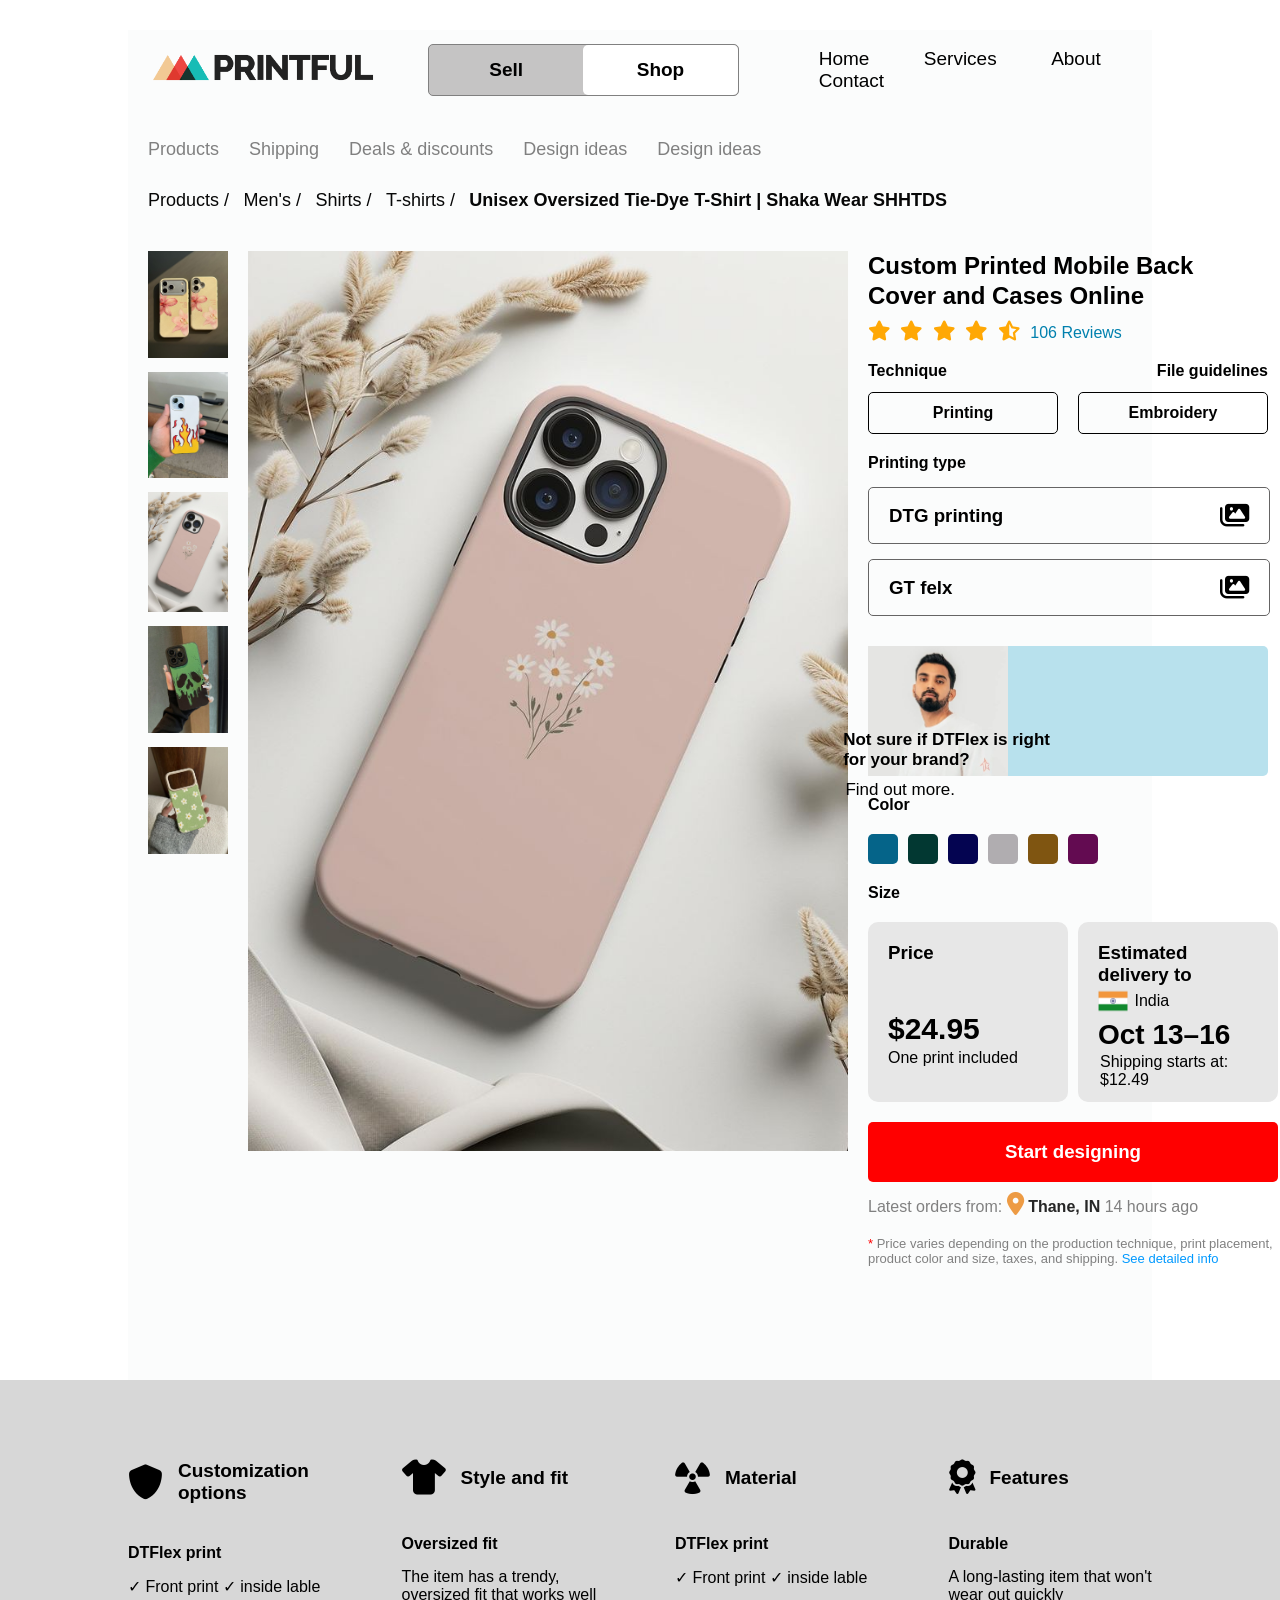
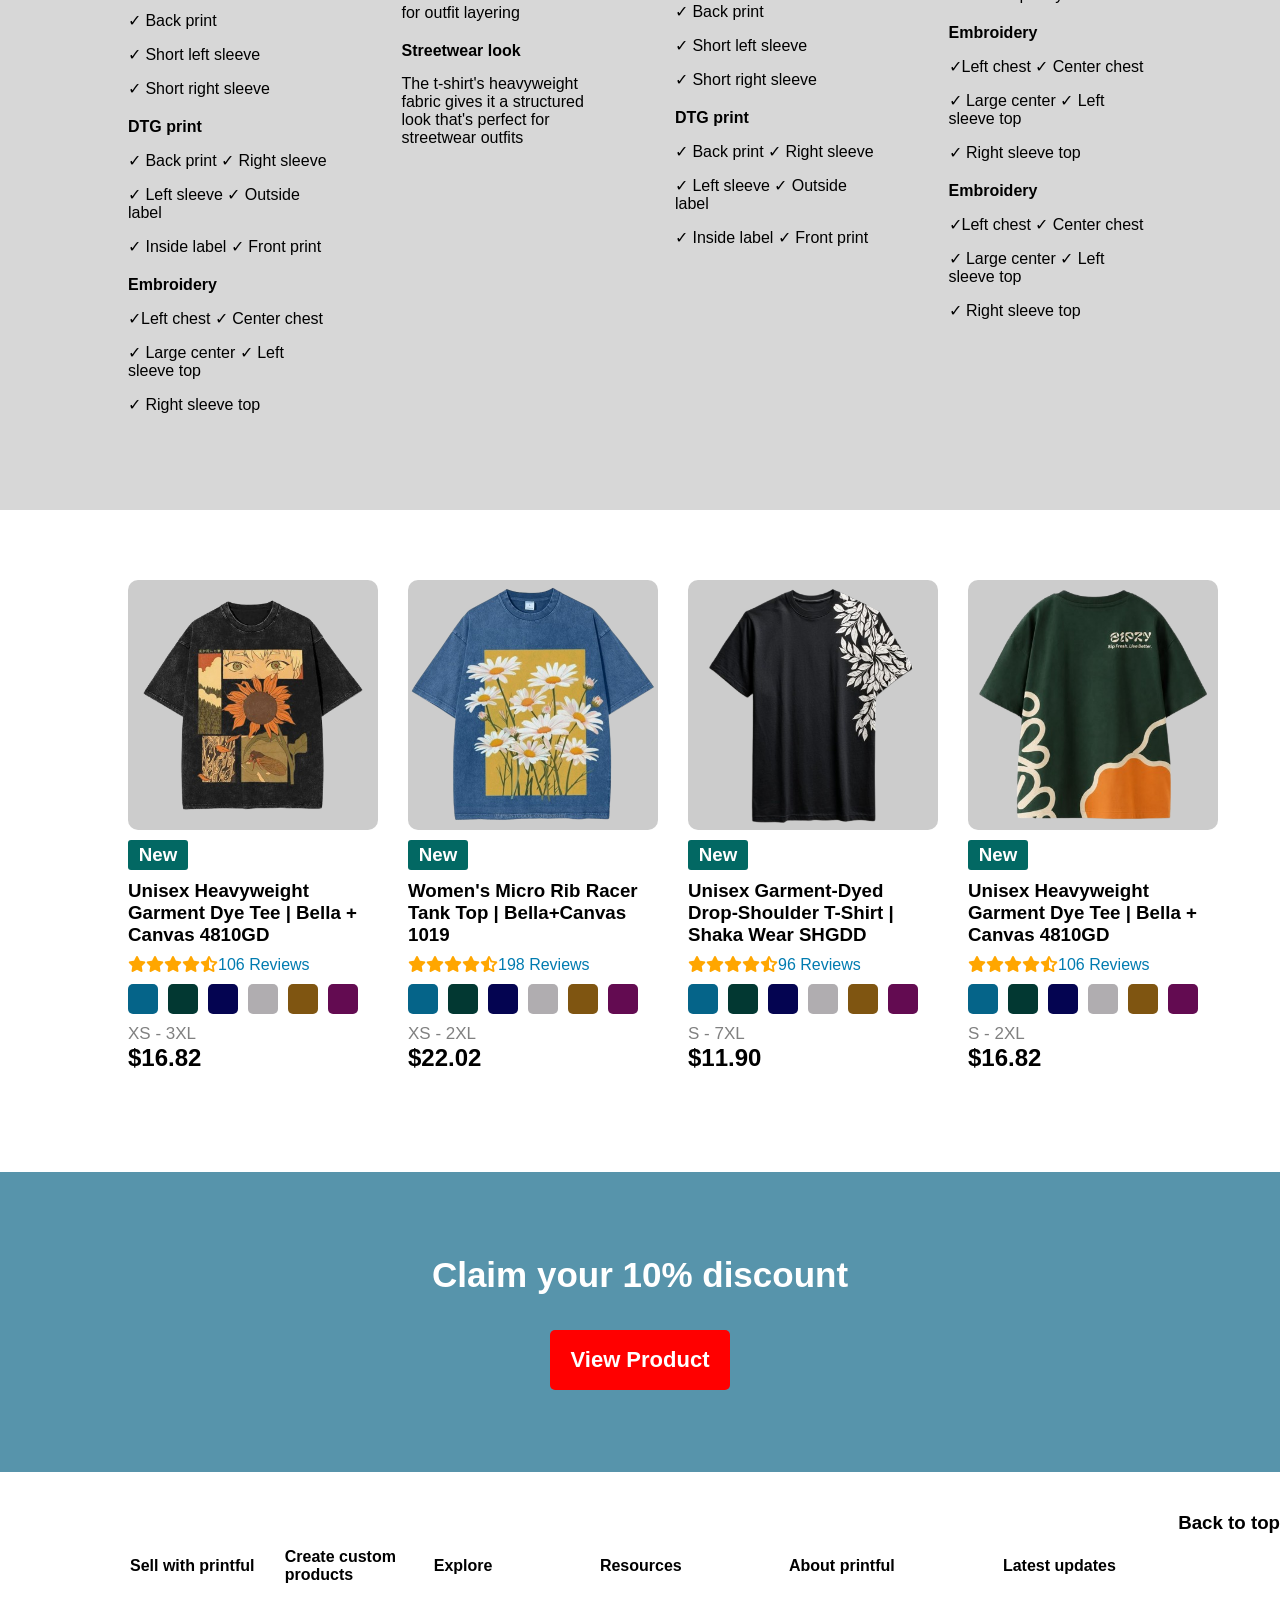
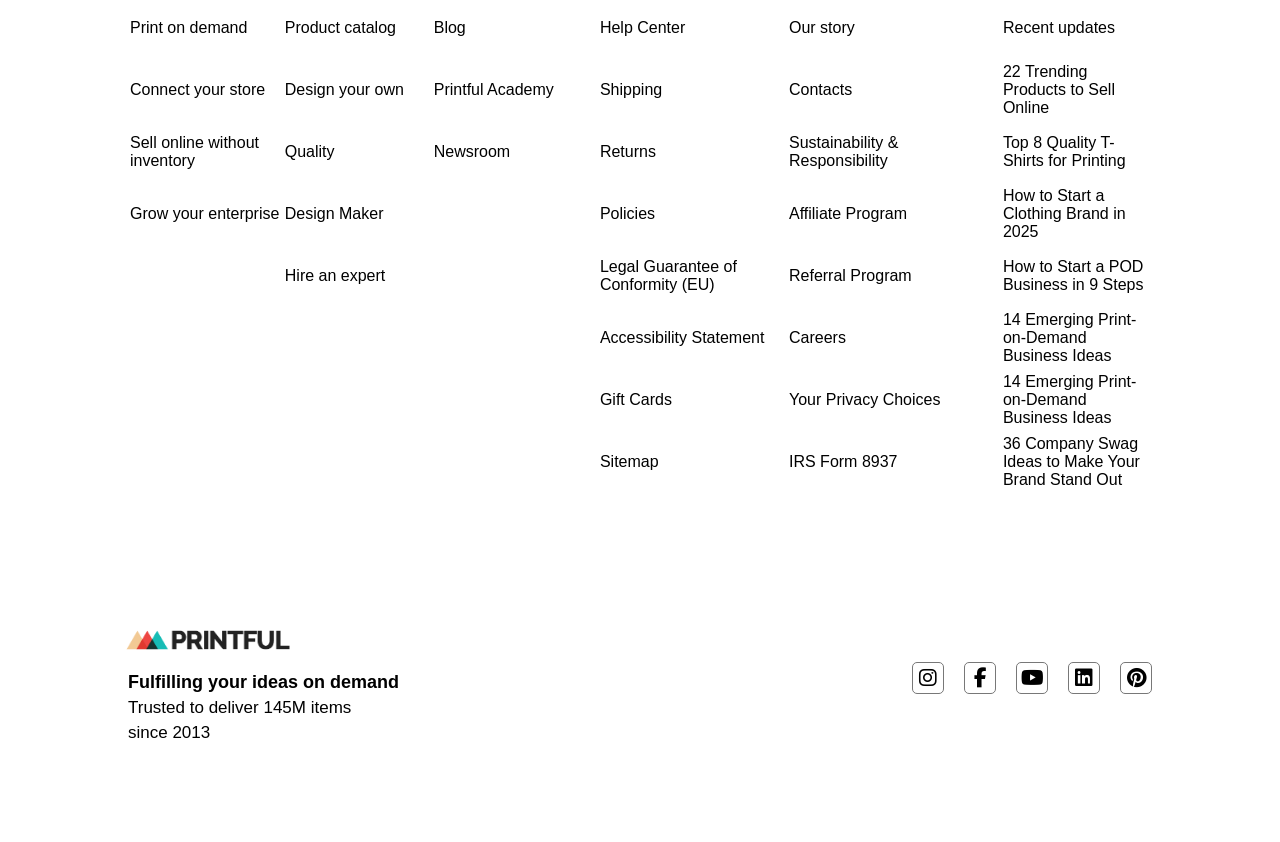
<file: html/mobile.html>
<!DOCTYPE html>
<html lang="en">

<head>
    <meta charset="UTF-8">
    <meta name="viewport" content="width=device-width, initial-scale=1.0">
    <title>Document</title>
    <link rel="stylesheet" href="../css/product.css">
    <link rel="stylesheet" href="https://cdnjs.cloudflare.com/ajax/libs/font-awesome/6.5.1/css/all.min.css"
        integrity="sha512-DTOQO9RWCH3ppGqcWaEA1BIZOC6xxalwEsw9c2QQeAIftl+Vegovlnee1c9QX4TctnWMn13TZye+giMm8e2LwA=="
        crossorigin="anonymous" referrerpolicy="no-referrer" />

</head>

<body>

    <div class="body_1">
        <!-- 11111111111111111111 -->
        <nav>
            <!-- nav first line11111111111111111 -->

            <div class="nav_align">
             <a href="../index.html"><img src="../images/PF-Linear-Full-color black-RGB.png" alt=""></a>


                <div class="box">
                    <div class="box_left">
                        <h4>Sell</h4>
                    </div>
                    <div class="box_right">
                        <h4>Shop</h4>
                    </div>
                </div>

                <div class="icon_right">
                   <ul>
                    <li>Home</li>
                    <li>Services</li>
                    <li>About</li>
                    <li>Contact</li>
                   </ul>
                </div>
            </div>

            <!-- nav secound line2222222222222222222222222 -->

            <div class="nav_align_two">

                <div class="text">
                    <p>Products</p>
                </div>
                <div class="text">
                    <p>Shipping</p>
                </div>
                <div class="text">
                    <p>Deals & discounts</p>
                </div>
                <div class="text">
                    <p>Design ideas</p>
                </div>
                <div class="text">
                    <p>Design ideas</p>
                </div>

            </div>
        </nav>

        <!-- 22222222222222222222222222222222222222222222 -->
        <div class="list">
            <ul>
                <li>Products /</li>
                <li>Men's /</li>
                <li>Shirts /</li>
                <li>T-shirts /</li>
                <li class="bold"> <b> Unisex Oversized Tie-Dye T-Shirt | Shaka Wear SHHTDS </b></li>
            </ul>
        </div>

        <!-- 3333333333333333333333333333333333333 -->
        <div class="gallary">

            <div class="left_pic">
                <div><img src="../images/download (4).jpg" alt=""></div>
                <div><img src="../images/download (3).jpg" alt=""></div>
                <div><img src="../images/Single Flower Floral Pattern Phone Case Minimalist Design Cover for iPhone 16 15 14 13 12 11 Pro___.jpg" alt=""></div>
                <div><img src="../images/Soft Ivory Sand Phone Case.jpg" alt=""></div>
                <div><img src="../images/Чехол на iPhone 17 Pro Max.jpg" alt=""></div>
            </div>

            <div class="big_photo">
                <img src="../images/Single Flower Floral Pattern Phone Case Minimalist Design Cover for iPhone 16 15 14 13 12 11 Pro___.jpg" alt="">
            </div>

            <div class="rigth_text">
                <h2>Custom Printed Mobile Back <br>Cover and Cases Online </h2>

                <div class="star">
                    <i class="fa-solid fa-star"></i>
                    <i class="fa-solid fa-star"></i>
                    <i class="fa-solid fa-star"></i>
                    <i class="fa-solid fa-star"></i>
                    <i class="fa-solid fa-star-half-stroke"></i>
                    <p>
                        106 Reviews
                    </p>
                </div>


                <div class="tittles">
                    <p><b>Technique</b></p>
                    <p><b>File guidelines</b></p>
                </div>

                <div class="Print_two_box">
                    <div class="box">
                        <h4> Printing</h4>
                    </div>
                    <div class="box">
                        <h4> Embroidery</h4>
                    </div>

                </div>

                <div class="type">

                    <p><b>Printing type</b></p>
                    <div class="one">
                        <h3>DTG printing</h3>
                        <i class="fa-solid fa-images"></i>
                    </div>

                    <div class="one">
                        <h3><b>GT </b>felx</h3>
                        <i class="fa-solid fa-images"></i>
                    </div>

                </div>

                <div class="brand_photo">
                    <div>
                        <img src="../images/download.jpg" alt="">
                        <h3> Not sure if DTFlex is right <br>
                            for your brand?</h3>
                        <p>Find out more.</p>
                    </div>

                </div>

                <p class="colour"><b>Color</b></p>

                <div class="colours">
                    <div class="colour1"></div>
                    <div class="colour2"></div>
                    <div class="colour3"></div>
                    <div class="colour4"></div>
                    <div class="colour5"></div>
                    <div class="colour6"></div>
                </div>

                <p class="size_p"> <b>Size</b></p>

                <div class="two_box">
                    <div class="price">
                        <h3>Price</h3>
                        <h2>$24.95</h2>
                        <p>One print included</p>
                    </div>

                    <div class="price_one">
                        <h3>Estimated delivery to</h3>
                        <img src="../images/flag.png" alt="">
                        <p> India</p>
                        <h2> Oct 13⁠–16</h2>
                        <p class="p_one">Shipping starts at: $12.49</p>
                    </div>

                </div>

                <div class="red_box">
                    <h3>Start designing</h3>
                </div>
                <div class="oder">
                    <p>Latest orders from: <i class="fa-solid fa-location-dot"></i>
                        <b> Thane, IN </b> 14 hours ago
                    </p>
                    <p class="lines"> <span class="red">*</span> Price varies depending on the production technique,
                        print
                        placement, product color and size, taxes,
                        and shipping. <span class="blue"> See detailed info</span></p>
                </div>

            </div>
        </div>

    </div>

    <!-- 444444444444444444444444444444444444444 -->

    <div class="icon_details">

        <div class="align_3">

            <div class="first">

                <div class="icons">
                    <i class="fa-solid fa-shield"></i>
                    <h2>Customization options</h2>
                </div>

                <div class="icons_d">
                    <h4>DTFlex print</h4>
                    <p>✓ Front print ✓ inside lable</p>
                    <p> ✓ Back print</p>
                    <p>✓ Short left sleeve</p>
                    <p>✓ Short right sleeve</p>
                </div>

                <div class="icons_d">
                    <h4>DTG print</h4>
                    <p>✓ Back print ✓ Right sleeve</p>
                    <p> ✓ Left sleeve ✓ Outside label</p>
                    <p> ✓ Inside label ✓ Front print</p>
                </div>

                <div class="icons_d">
                    <h4> Embroidery</h4>
                    <p>✓Left chest ✓ Center chest</p>
                    <p> ✓ Large center ✓ Left sleeve top</p>
                    <p> ✓ Right sleeve top </p>
                </div>

            </div>
            <!-- 444444444444444444444444444444444444444 111111111 -->

            <div class="first">

                <div class="icons">
                    <i class="fa-solid fa-shirt"></i>
                    <h2>Style and fit</h2>
                </div>

                <div class="icons_d">
                    <h4>Oversized fit</h4>
                    <p>The item has a trendy, oversized fit that works well for outfit layering</p>
                </div>

                <div class="icons_d">
                    <h4>Streetwear look</h4>
                    <p>The t-shirt's heavyweight fabric gives it a structured look that's perfect for streetwear
                        outfits</p>

                </div>
            </div>



            <!-- 444444444444444444444444444444444444444 2222222222222 -->

            <div class="first">

                <div class="icons">
                    <i class="fa-solid fa-radiation"></i>
                    <h2>Material</h2>
                </div>

                <div class="icons_d">
                    <h4>DTFlex print</h4>
                    <p>✓ Front print ✓ inside lable</p>
                    <p> ✓ Back print</p>
                    <p>✓ Short left sleeve</p>
                    <p>✓ Short right sleeve</p>
                </div>

                <div class="icons_d">
                    <h4>DTG print</h4>
                    <p>✓ Back print ✓ Right sleeve</p>
                    <p> ✓ Left sleeve ✓ Outside label</p>
                    <p> ✓ Inside label ✓ Front print</p>
                </div>

            </div>


            <div class="first">

                <div class="icons">
                    <i class="fa-solid fa-award"></i>
                    <h2>Features</h2>
                </div>

                <div class="icons_d">
                    <h4>Durable</h4>
                    <p>A long-lasting item that won't wear out quickly</p>
                </div>

                <div class="icons_d">
                    <h4> Embroidery</h4>
                    <p>✓Left chest ✓ Center chest</p>
                    <p> ✓ Large center ✓ Left sleeve top</p>
                    <p> ✓ Right sleeve top </p>
                </div>

                <div class="icons_d">
                    <h4> Embroidery</h4>
                    <p>✓Left chest ✓ Center chest</p>
                    <p> ✓ Large center ✓ Left sleeve top</p>
                    <p> ✓ Right sleeve top </p>
                </div>

            </div>

        </div>
    </div>

    <!-- 5555555555555555555555555555555555555555555555555 -->

    <div class="likes_item">
        
        <div class="containar_1">

            <div class="bo1_1">
                <img src="../images/download__1_-removebg-preview.png" alt="">
            </div>
            <div class="new">
                <h3>New</h3>
            </div>

            <div class="texts">
                <h3>Unisex Heavyweight Garment Dye Tee | Bella + Canvas 4810GD</h3>
            </div>

            <div class="star">
                <i class="fa-solid fa-star"></i>
                <i class="fa-solid fa-star"></i>
                <i class="fa-solid fa-star"></i>
                <i class="fa-solid fa-star"></i>
                <i class="fa-solid fa-star-half-stroke"></i>
                <p>
                    106 Reviews
                </p>
            </div>

            <div class="colours">
                <div class="colour1"></div>
                <div class="colour2"></div>
                <div class="colour3"></div>
                <div class="colour4"></div>
                <div class="colour5"></div>
                <div class="colour6"></div>
            </div>

          <p class="size_1">XS - 3XL</p>
          <h2><b>$16.82</b></h2>

        </div>

   <!-- 555555555555555555555555555511111111111111111111111 -->
    <div class="containar_1">
            
            <div class="bo1_1">
                <img src="../images/Best_Seller-Print-cool-removebg-preview.png" alt="">
            </div>
            <div class="new">
                <h3>New</h3>
            </div>

            <div class="texts">
                <h3>Women's Micro Rib Racer Tank Top | Bella+Canvas 1019</h3>
            </div>

            <div class="star">
                <i class="fa-solid fa-star"></i>
                <i class="fa-solid fa-star"></i>
                <i class="fa-solid fa-star"></i>
                <i class="fa-solid fa-star"></i>
                <i class="fa-solid fa-star-half-stroke"></i>
                <p>
                    198 Reviews
                </p>
            </div>

            <div class="colours">
                <div class="colour1"></div>
                <div class="colour2"></div>
                <div class="colour3"></div>
                <div class="colour4"></div>
                <div class="colour5"></div>
                <div class="colour6"></div>
            </div>

          <p class="size_1">XS - 2XL</p>
          <h2><b>$22.02</b></h2>

        </div>

        <!-- 555555555555555555555555555522222222222222222222222 -->
        
        <div class="containar_1">

            <div class="bo1_1">
                <img src="../images/T_shirt_designs_-removebg-preview.png" alt="">
            </div>
            <div class="new">
                <h3>New</h3>
            </div>

            <div class="texts">
                <h3>Unisex Garment-Dyed Drop-Shoulder T-Shirt | Shaka Wear SHGDD</h3>
            </div>

            <div class="star">
                <i class="fa-solid fa-star"></i>
                <i class="fa-solid fa-star"></i>
                <i class="fa-solid fa-star"></i>
                <i class="fa-solid fa-star"></i>
                <i class="fa-solid fa-star-half-stroke"></i>
                <p>
                    96 Reviews
                </p>
            </div>

            <div class="colours">
                <div class="colour1"></div>
                <div class="colour2"></div>
                <div class="colour3"></div>
                <div class="colour4"></div>
                <div class="colour5"></div>
                <div class="colour6"></div>
            </div>

          <p class="size_1">S - 7XL</p>
          <h2><b>$11.90</b></h2>

        </div>
 
        <!-- 5555555555555555555533333333333333333333333333333333333 -->
        
        <div class="containar_1">

            <div class="bo1_1">
                <img src="../images/Realistic_mesh_on_the_brand_SIPZY-removebg-preview.png" alt="">
            </div>
            <div class="new">
                <h3>New</h3>
            </div>

            <div class="texts">
                <h3>Unisex Heavyweight Garment Dye Tee | Bella + Canvas 4810GD</h3>
            </div>

            <div class="star">
                <i class="fa-solid fa-star"></i>
                <i class="fa-solid fa-star"></i>
                <i class="fa-solid fa-star"></i>
                <i class="fa-solid fa-star"></i>
                <i class="fa-solid fa-star-half-stroke"></i>
                <p>
                    106 Reviews
                </p>
            </div>

            <div class="colours">
                <div class="colour1"></div>
                <div class="colour2"></div>
                <div class="colour3"></div>
                <div class="colour4"></div>
                <div class="colour5"></div>
                <div class="colour6"></div>
            </div>

          <p class="size_1">S - 2XL</p>
          <h2><b>$16.82</b></h2>

        </div>

</div>

<!-- 666666666666666666666666666666666666666666 -->


    <div class="signin">
            <div class="h1_n"><h1>Claim your 10% discount</h1></div>
            <div class="red_box"> <h3>View Product </h3></div>
    </div>

    <!--7777777777777777777777777-->

    <div class="texts_22">
        <div class="back_top">
            <h3>Back to top </h3>
        </div>

        <div class="center">
            <table>
                <thead>
                    <tr>
                        <th>Sell with printful</th>
                        <th>Create custom products</th>
                        <th>Explore</th>
                        <th>Resources</th>
                        <th>About printful</th>
                        <th>Latest updates</th>
                    </tr>
                </thead>
                <tbody>
                    <tr>
                        <td>Print on demand</td>
                        <td>Product catalog</td>
                        <td>Blog</td>
                        <td>Help Center</td>
                        <td>Our story</td>
                        <td>Recent updates</td>
                    </tr>
                    <tr>
                        <td>Connect your store</td>
                        <td>Design your own</td>
                        <td>Printful Academy</td>
                        <td>Shipping</td>
                        <td>Contacts</td>
                        <td>22 Trending Products to Sell Online </td>
                    </tr>

                    <tr>
                        <td>Sell online without inventory</td>
                        <td>Quality</td>
                        <td>Newsroom</td>
                        <td>Returns</td>
                        <td>Sustainability & Responsibility</td>
                        <td>Top 8 Quality T-Shirts for Printing</td>

                    </tr>

                    <tr>
                        <td>Grow your enterprise</td>
                        <td>Design Maker</td>
                        <td></td>
                        <td>Policies</td>
                        <td>Affiliate Program</td>
                        <td>How to Start a Clothing Brand in 2025</td>
                    </tr>

                    <tr>
                        <td></td>
                        <td>Hire an expert</td>
                        <td></td>
                        <td>Legal Guarantee of Conformity (EU)</td>
                        <td>Referral Program</td>
                        <td>How to Start a POD Business in 9 Steps</td>

                    </tr>

                    <tr>
                        <td></td>
                        <td></td>
                        <td></td>
                        <td>Accessibility Statement</td>
                        <td>Careers</td>
                        <td>14 Emerging Print-on-Demand Business Ideas</td>

                    </tr>

                    <tr>
                        <td></td>
                        <td></td>
                        <td></td>
                        <td>Gift Cards</td>
                        <td>Your Privacy Choices</td>
                        <td>14 Emerging Print-on-Demand Business Ideas</td>

                    </tr>

                    <tr>
                        <td></td>
                        <td></td>
                        <td></td>
                        <td>Sitemap</td>
                        <td>IRS Form 8937</td>
                        <td>36 Company Swag Ideas to Make Your Brand Stand Out</td>

                    </tr>
                </tbody>
            </table>

        </div>
    </div>

    <!--88888888888888888888888888888888-->
    <div class="gray">
        <div class="last">
            <div class="address">
                <img src="../images/PF-Linear-Full-color black-RGB.png" alt="">
                <h4>Fulfilling your ideas on demand</h4>
                <p>Trusted to deliver 145M items</p>
                <p>since 2013</p>
            </div>
            <div class="website">

                <div class="icon1"> <i class="fa-brands fa-instagram"></i></div>
                <div class="icon1"> <i class="fa-brands fa-facebook-f"></i></div>
                <div class="icon1"> <i class="fa-brands fa-youtube"></i></div>
                <div class="icon1"> <i class="fa-brands fa-linkedin"></i></div>
                <div class="icon1"><i class="fa-brands fa-pinterest"></i></div>

            </div>
        </div>
    </div>

</body>

</html>
</file>
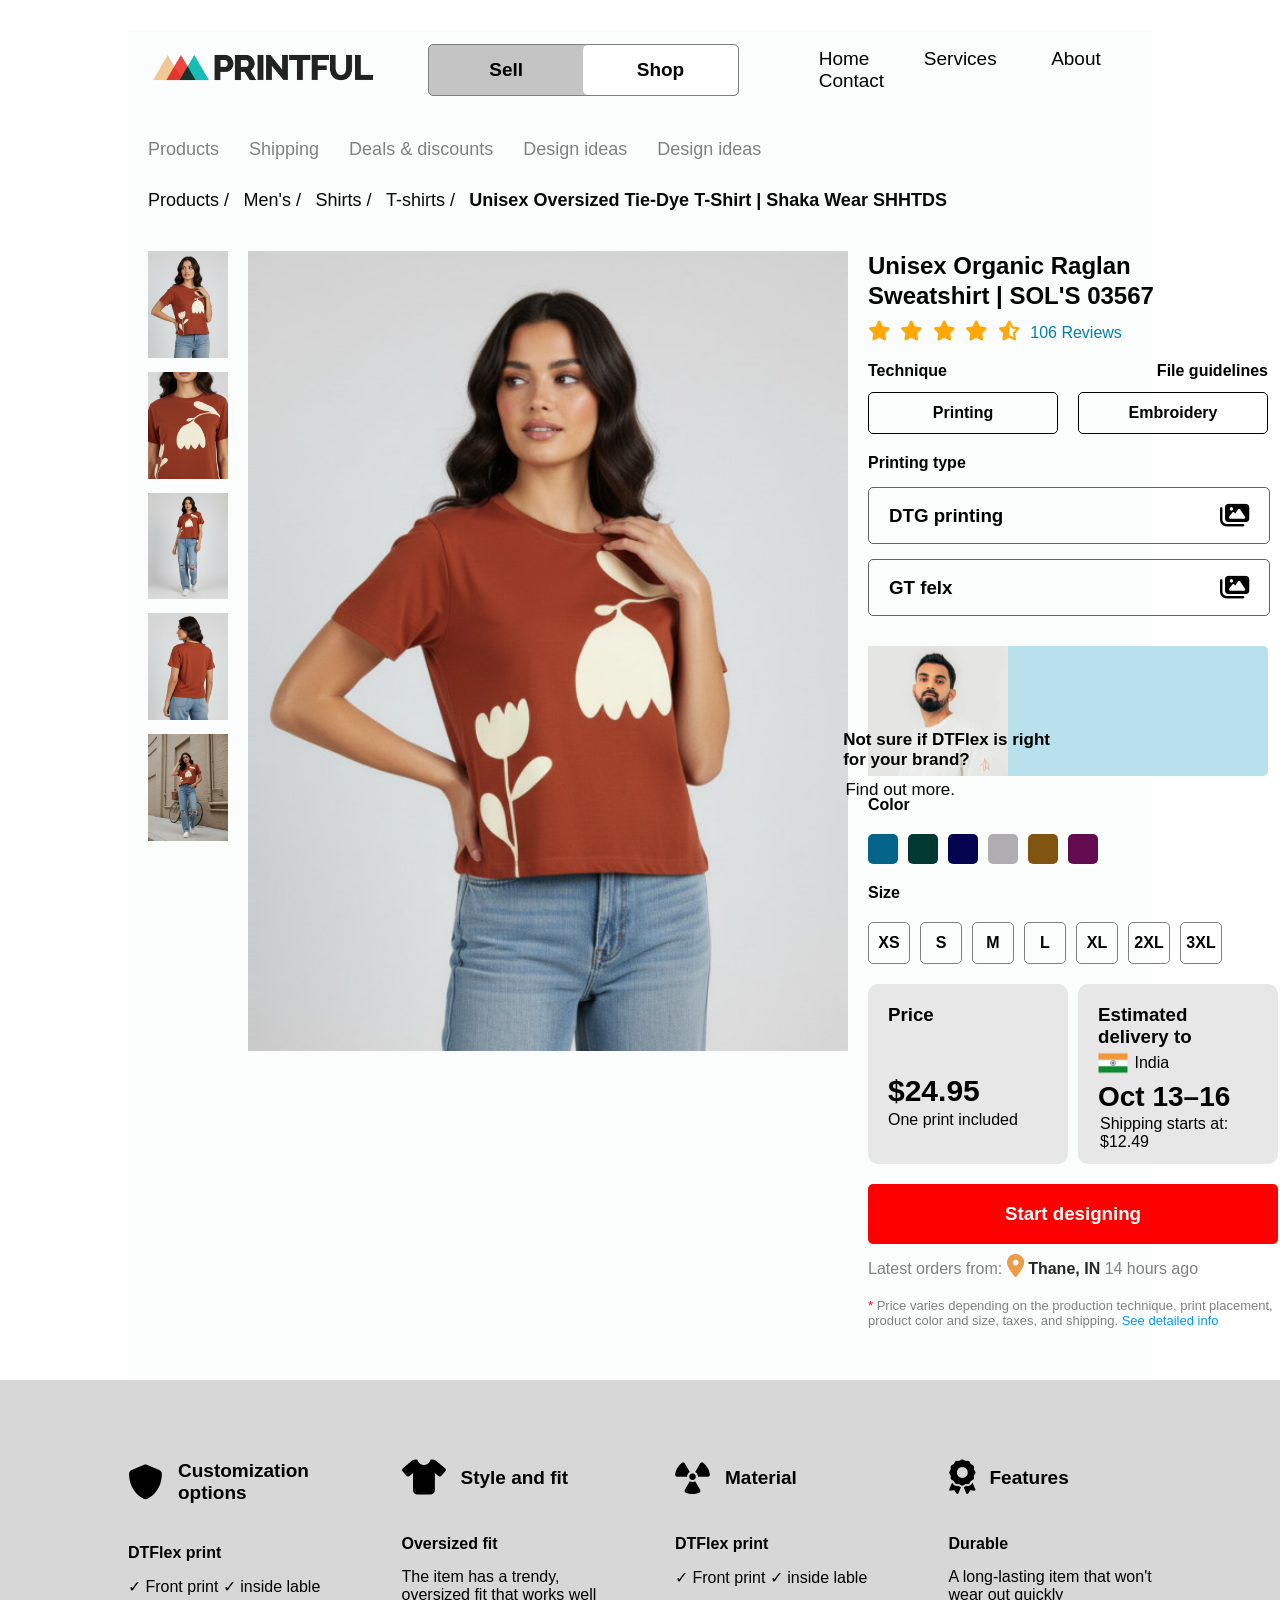
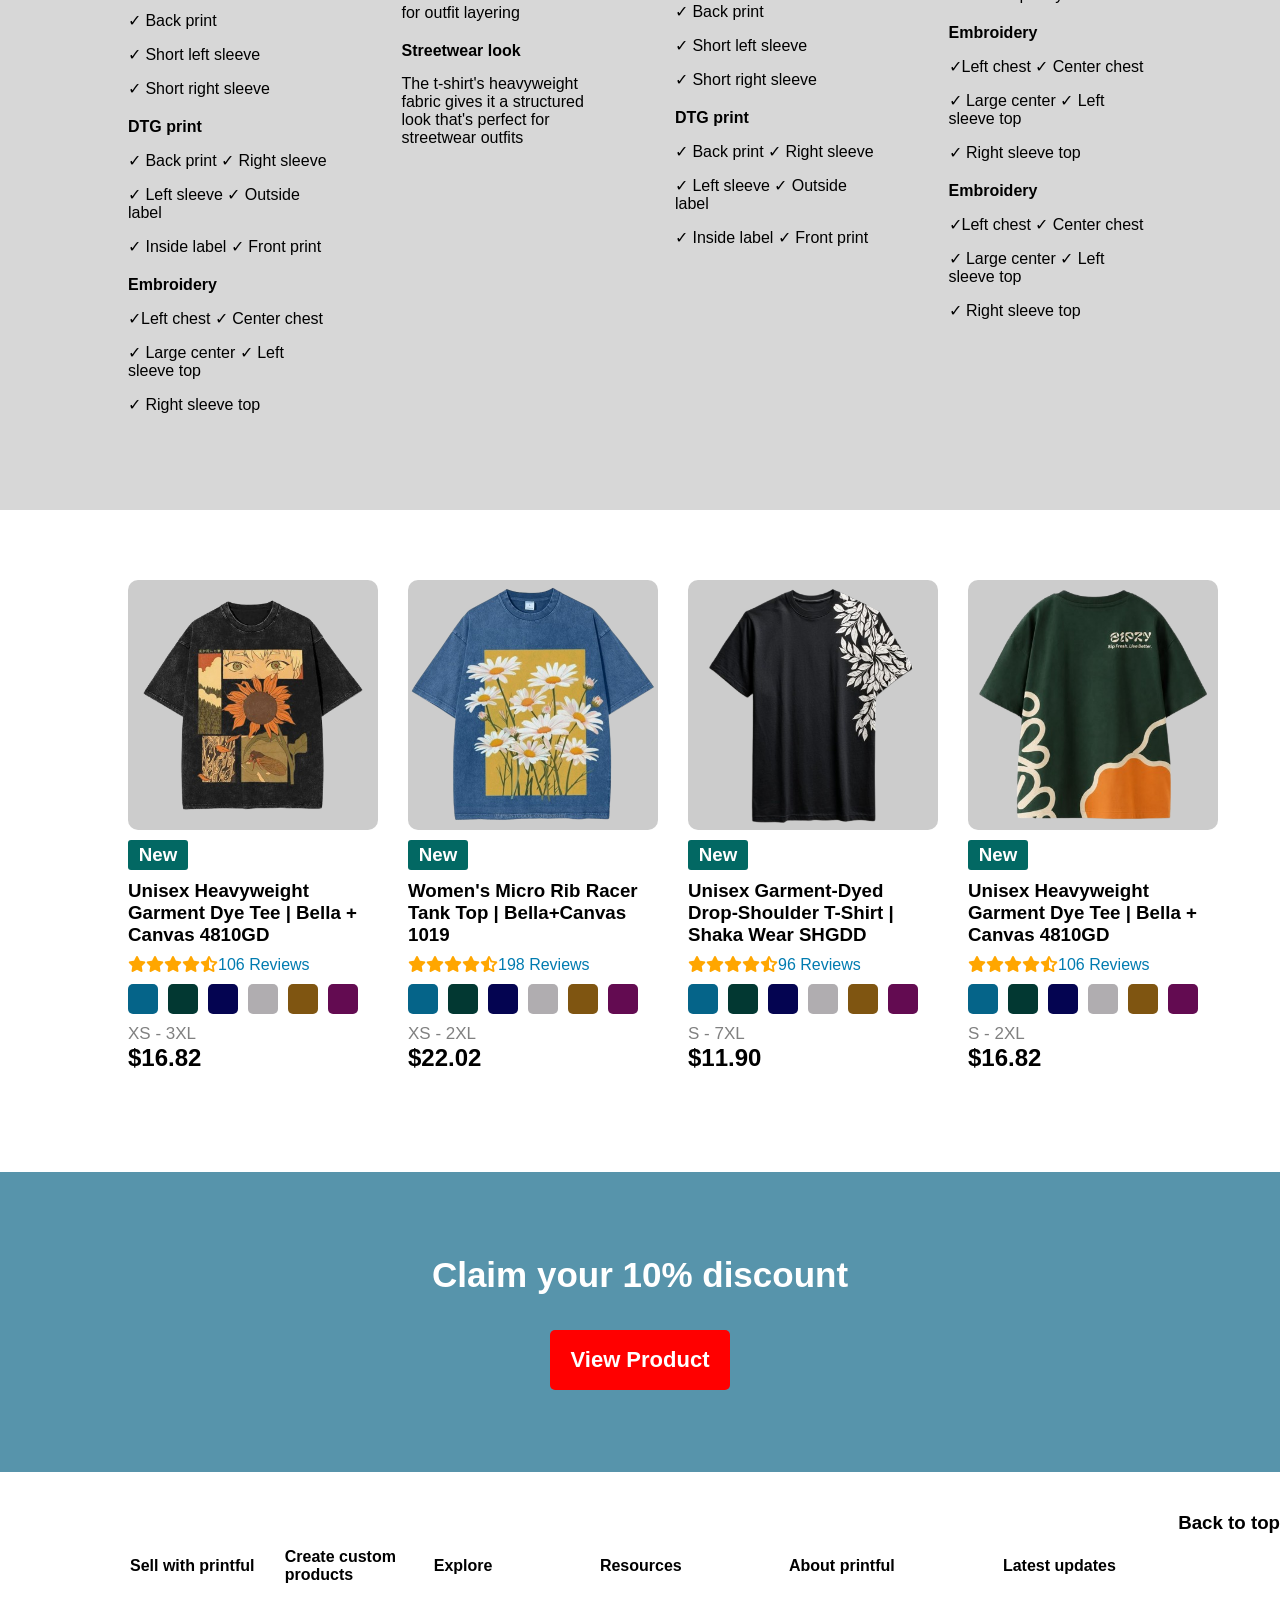
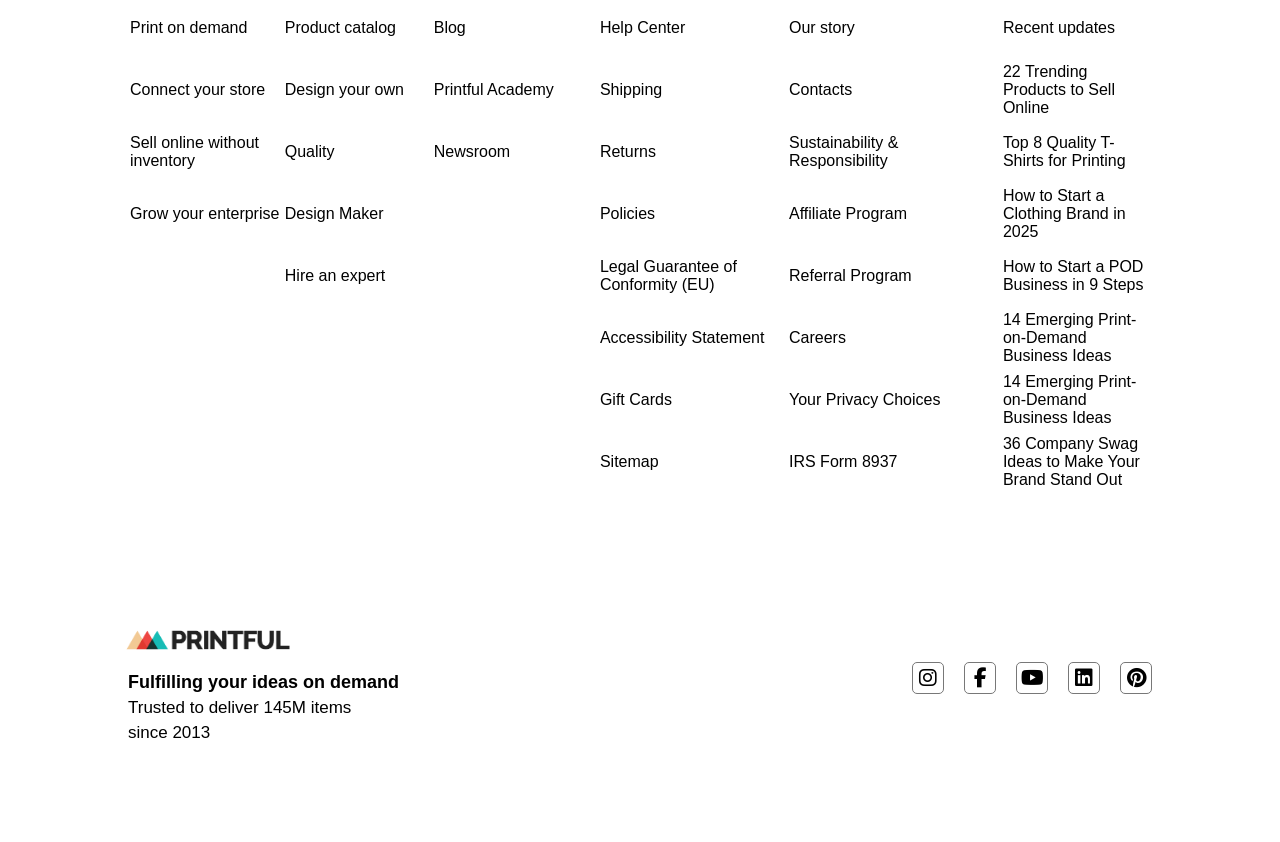
<file: html/product.html>
<!DOCTYPE html>
<html lang="en">

<head>
    <meta charset="UTF-8">
    <meta name="viewport" content="width=device-width, initial-scale=1.0">
    <title>Document</title>
    <link rel="stylesheet" href="../css/product.css">

    <link rel="stylesheet" href="https://cdnjs.cloudflare.com/ajax/libs/font-awesome/6.5.1/css/all.min.css"
        integrity="sha512-DTOQO9RWCH3ppGqcWaEA1BIZOC6xxalwEsw9c2QQeAIftl+Vegovlnee1c9QX4TctnWMn13TZye+giMm8e2LwA=="
        crossorigin="anonymous" referrerpolicy="no-referrer" />

</head>

<body>

    <div class="body_1">
        <!-- 11111111111111111111 -->
        <nav>
            <!-- nav first line11111111111111111 -->

            <div class="nav_align">
            <a href="../index.html"><img src="../images/PF-Linear-Full-color black-RGB.png" alt=""></a>


                <div class="box">
                    <div class="box_left">
                        <h4>Sell</h4>
                    </div>
                    <div class="box_right">
                        <h4>Shop</h4>
                    </div>
                </div>

                <div class="icon_right">
                   <ul>
                    <li>Home</li>
                    <li>Services</li>
                    <li>About</li>
                    <li>Contact</li>
                   </ul>
                </div>
            </div>

            <!-- nav secound line2222222222222222222222222 -->

            <div class="nav_align_two">

                <div class="text">
                    <p>Products</p>
                </div>
                <div class="text">
                    <p>Shipping</p>
                </div>
                <div class="text">
                    <p>Deals & discounts</p>
                </div>
                <div class="text">
                    <p>Design ideas</p>
                </div>
                <div class="text">
                    <p>Design ideas</p>
                </div>

            </div>
        </nav>

        <!-- 22222222222222222222222222222222222222222222 -->
        <div class="list">
            <ul>
                <li>Products /</li>
                <li>Men's /</li>
                <li>Shirts /</li>
                <li>T-shirts /</li>
                <li class="bold"> <b> Unisex Oversized Tie-Dye T-Shirt | Shaka Wear SHHTDS </b></li>
            </ul>
        </div>

        <!-- 3333333333333333333333333333333333333 -->
        <div class="gallary">

            <div class="left_pic">
                <div><img src="../images/eUAmSrmK_427fd3fc365944d6b3702f78da16d2fd.jpeg" alt=""></div>
                <div><img src="../images/WP3kkf1o_20233cbd11cd4b3d9ae8a87d2412529a.jpeg" alt=""></div>
                <div><img src="../images/RXttxiAp_7571c8ed213e424f93fc313dd7ecc935.jpeg" alt=""></div>
                <div><img src="../images/ngCoeK1e_7efead80fb484344af09194e7ab52ab9.jpeg" alt=""></div>
                <div><img src="../images/H4ilZ8Pu_1b184651bfc34f959666f18401eee41b.jpeg" alt=""></div>
            </div>

            <div class="big_photo">
                <img src="../images/eUAmSrmK_427fd3fc365944d6b3702f78da16d2fd.jpeg" alt="">
            </div>

            <div class="rigth_text">
                <h2>Unisex Organic Raglan <br>Sweatshirt | SOL'S 03567</h2>

                <div class="star">
                    <i class="fa-solid fa-star"></i>
                    <i class="fa-solid fa-star"></i>
                    <i class="fa-solid fa-star"></i>
                    <i class="fa-solid fa-star"></i>
                    <i class="fa-solid fa-star-half-stroke"></i>
                    <p>
                        106 Reviews
                    </p>
                </div>


                <div class="tittles">
                    <p><b>Technique</b></p>
                    <p><b>File guidelines</b></p>
                </div>

                <div class="Print_two_box">
                    <div class="box">
                        <h4> Printing</h4>
                    </div>
                    <div class="box">
                        <h4> Embroidery</h4>
                    </div>

                </div>

                <div class="type">

                    <p><b>Printing type</b></p>
                    <div class="one">
                        <h3>DTG printing</h3>
                        <i class="fa-solid fa-images"></i>
                    </div>

                    <div class="one">
                        <h3><b>GT </b>felx</h3>
                        <i class="fa-solid fa-images"></i>
                    </div>

                </div>

                <div class="brand_photo">
                    <div>
                        <img src="../images/download.jpg" alt="">
                        <h3> Not sure if DTFlex is right <br>
                            for your brand?</h3>
                        <p>Find out more.</p>
                    </div>

                </div>

                <p class="colour"><b>Color</b></p>

                <div class="colours">
                    <div class="colour1"></div>
                    <div class="colour2"></div>
                    <div class="colour3"></div>
                    <div class="colour4"></div>
                    <div class="colour5"></div>
                    <div class="colour6"></div>
                </div>

                <p class="size_p"> <b>Size</b></p>

                <div class="sizes">
                    <div>
                        <h4>XS</h4>
                    </div>

                    <div>
                        <h4>S</h4>
                    </div>

                    <div>
                        <h4>M</h4>
                    </div>

                    <div>
                        <h4>L</h4>
                    </div>

                    <div>
                        <h4>XL</h4>
                    </div>

                    <div>
                        <h4>2XL</h4>
                    </div>

                    <div>
                        <h4>3XL</h4>
                    </div>

                </div>

                <div class="two_box">
                    <div class="price">
                        <h3>Price</h3>
                        <h2>$24.95</h2>
                        <p>One print included</p>
                    </div>

                    <div class="price_one">
                        <h3>Estimated delivery to</h3>
                        <img src="../images/flag.png" alt="">
                        <p> India</p>
                        <h2> Oct 13⁠–16</h2>
                        <p class="p_one">Shipping starts at: $12.49</p>
                    </div>

                </div>

                <div class="red_box">
                    <h3>Start designing</h3>
                </div>
                <div class="oder">
                    <p>Latest orders from: <i class="fa-solid fa-location-dot"></i>
                        <b> Thane, IN </b> 14 hours ago
                    </p>
                    <p class="lines"> <span class="red">*</span> Price varies depending on the production technique,
                        print
                        placement, product color and size, taxes,
                        and shipping. <span class="blue"> See detailed info</span></p>
                </div>

            </div>
        </div>

    </div>

    <!-- 444444444444444444444444444444444444444 -->

    <div class="icon_details">

        <div class="align_3">

            <div class="first">

                <div class="icons">
                    <i class="fa-solid fa-shield"></i>
                    <h2>Customization options</h2>
                </div>

                <div class="icons_d">
                    <h4>DTFlex print</h4>
                    <p>✓ Front print ✓ inside lable</p>
                    <p> ✓ Back print</p>
                    <p>✓ Short left sleeve</p>
                    <p>✓ Short right sleeve</p>
                </div>

                <div class="icons_d">
                    <h4>DTG print</h4>
                    <p>✓ Back print ✓ Right sleeve</p>
                    <p> ✓ Left sleeve ✓ Outside label</p>
                    <p> ✓ Inside label ✓ Front print</p>
                </div>

                <div class="icons_d">
                    <h4> Embroidery</h4>
                    <p>✓Left chest ✓ Center chest</p>
                    <p> ✓ Large center ✓ Left sleeve top</p>
                    <p> ✓ Right sleeve top </p>
                </div>

            </div>
            <!-- 444444444444444444444444444444444444444 111111111 -->

            <div class="first">

                <div class="icons">
                    <i class="fa-solid fa-shirt"></i>
                    <h2>Style and fit</h2>
                </div>

                <div class="icons_d">
                    <h4>Oversized fit</h4>
                    <p>The item has a trendy, oversized fit that works well for outfit layering</p>
                </div>

                <div class="icons_d">
                    <h4>Streetwear look</h4>
                    <p>The t-shirt's heavyweight fabric gives it a structured look that's perfect for streetwear
                        outfits</p>

                </div>
            </div>



            <!-- 444444444444444444444444444444444444444 2222222222222 -->

            <div class="first">

                <div class="icons">
                    <i class="fa-solid fa-radiation"></i>
                    <h2>Material</h2>
                </div>

                <div class="icons_d">
                    <h4>DTFlex print</h4>
                    <p>✓ Front print ✓ inside lable</p>
                    <p> ✓ Back print</p>
                    <p>✓ Short left sleeve</p>
                    <p>✓ Short right sleeve</p>
                </div>

                <div class="icons_d">
                    <h4>DTG print</h4>
                    <p>✓ Back print ✓ Right sleeve</p>
                    <p> ✓ Left sleeve ✓ Outside label</p>
                    <p> ✓ Inside label ✓ Front print</p>
                </div>

            </div>


            <div class="first">

                <div class="icons">
                    <i class="fa-solid fa-award"></i>
                    <h2>Features</h2>
                </div>

                <div class="icons_d">
                    <h4>Durable</h4>
                    <p>A long-lasting item that won't wear out quickly</p>
                </div>

                <div class="icons_d">
                    <h4> Embroidery</h4>
                    <p>✓Left chest ✓ Center chest</p>
                    <p> ✓ Large center ✓ Left sleeve top</p>
                    <p> ✓ Right sleeve top </p>
                </div>

                <div class="icons_d">
                    <h4> Embroidery</h4>
                    <p>✓Left chest ✓ Center chest</p>
                    <p> ✓ Large center ✓ Left sleeve top</p>
                    <p> ✓ Right sleeve top </p>
                </div>

            </div>

        </div>
    </div>

    <!-- 5555555555555555555555555555555555555555555555555 -->

    <div class="likes_item">
        
        <div class="containar_1">

            <div class="bo1_1">
                <img src="../images/download__1_-removebg-preview.png" alt="">
            </div>
            <div class="new">
                <h3>New</h3>
            </div>

            <div class="texts">
                <h3>Unisex Heavyweight Garment Dye Tee | Bella + Canvas 4810GD</h3>
            </div>

            <div class="star">
                <i class="fa-solid fa-star"></i>
                <i class="fa-solid fa-star"></i>
                <i class="fa-solid fa-star"></i>
                <i class="fa-solid fa-star"></i>
                <i class="fa-solid fa-star-half-stroke"></i>
                <p>
                    106 Reviews
                </p>
            </div>

            <div class="colours">
                <div class="colour1"></div>
                <div class="colour2"></div>
                <div class="colour3"></div>
                <div class="colour4"></div>
                <div class="colour5"></div>
                <div class="colour6"></div>
            </div>

          <p class="size_1">XS - 3XL</p>
          <h2><b>$16.82</b></h2>

        </div>

   <!-- 555555555555555555555555555511111111111111111111111 -->
    <div class="containar_1">
            
            <div class="bo1_1">
                <img src="../images/Best_Seller-Print-cool-removebg-preview.png" alt="">
            </div>
            <div class="new">
                <h3>New</h3>
            </div>

            <div class="texts">
                <h3>Women's Micro Rib Racer Tank Top | Bella+Canvas 1019</h3>
            </div>

            <div class="star">
                <i class="fa-solid fa-star"></i>
                <i class="fa-solid fa-star"></i>
                <i class="fa-solid fa-star"></i>
                <i class="fa-solid fa-star"></i>
                <i class="fa-solid fa-star-half-stroke"></i>
                <p>
                    198 Reviews
                </p>
            </div>

            <div class="colours">
                <div class="colour1"></div>
                <div class="colour2"></div>
                <div class="colour3"></div>
                <div class="colour4"></div>
                <div class="colour5"></div>
                <div class="colour6"></div>
            </div>

          <p class="size_1">XS - 2XL</p>
          <h2><b>$22.02</b></h2>

        </div>

        <!-- 555555555555555555555555555522222222222222222222222 -->
        
        <div class="containar_1">

            <div class="bo1_1">
                <img src="../images/T_shirt_designs_-removebg-preview.png" alt="">
            </div>
            <div class="new">
                <h3>New</h3>
            </div>

            <div class="texts">
                <h3>Unisex Garment-Dyed Drop-Shoulder T-Shirt | Shaka Wear SHGDD</h3>
            </div>

            <div class="star">
                <i class="fa-solid fa-star"></i>
                <i class="fa-solid fa-star"></i>
                <i class="fa-solid fa-star"></i>
                <i class="fa-solid fa-star"></i>
                <i class="fa-solid fa-star-half-stroke"></i>
                <p>
                    96 Reviews
                </p>
            </div>

            <div class="colours">
                <div class="colour1"></div>
                <div class="colour2"></div>
                <div class="colour3"></div>
                <div class="colour4"></div>
                <div class="colour5"></div>
                <div class="colour6"></div>
            </div>

          <p class="size_1">S - 7XL</p>
          <h2><b>$11.90</b></h2>

        </div>
 
        <!-- 5555555555555555555533333333333333333333333333333333333 -->
        
        <div class="containar_1">

            <div class="bo1_1">
                <img src="../images/Realistic_mesh_on_the_brand_SIPZY-removebg-preview.png" alt="">
            </div>
            <div class="new">
                <h3>New</h3>
            </div>

            <div class="texts">
                <h3>Unisex Heavyweight Garment Dye Tee | Bella + Canvas 4810GD</h3>
            </div>

            <div class="star">
                <i class="fa-solid fa-star"></i>
                <i class="fa-solid fa-star"></i>
                <i class="fa-solid fa-star"></i>
                <i class="fa-solid fa-star"></i>
                <i class="fa-solid fa-star-half-stroke"></i>
                <p>
                    106 Reviews
                </p>
            </div>

            <div class="colours">
                <div class="colour1"></div>
                <div class="colour2"></div>
                <div class="colour3"></div>
                <div class="colour4"></div>
                <div class="colour5"></div>
                <div class="colour6"></div>
            </div>

          <p class="size_1">S - 2XL</p>
          <h2><b>$16.82</b></h2>

        </div>

</div>

<!-- 666666666666666666666666666666666666666666 -->


    <div class="signin">
            <div class="h1_n"><h1>Claim your 10% discount</h1></div>
            <div class="red_box"> <h3>View Product </h3></div>
    </div>

    <!--7777777777777777777777777-->

    <div class="texts_22">
        <div class="back_top">
            <h3>Back to top </h3>
        </div>

        <div class="center">
            <table>
                <thead>
                    <tr>
                        <th>Sell with printful</th>
                        <th>Create custom products</th>
                        <th>Explore</th>
                        <th>Resources</th>
                        <th>About printful</th>
                        <th>Latest updates</th>
                    </tr>
                </thead>
                <tbody>
                    <tr>
                        <td>Print on demand</td>
                        <td>Product catalog</td>
                        <td>Blog</td>
                        <td>Help Center</td>
                        <td>Our story</td>
                        <td>Recent updates</td>
                    </tr>
                    <tr>
                        <td>Connect your store</td>
                        <td>Design your own</td>
                        <td>Printful Academy</td>
                        <td>Shipping</td>
                        <td>Contacts</td>
                        <td>22 Trending Products to Sell Online </td>
                    </tr>

                    <tr>
                        <td>Sell online without inventory</td>
                        <td>Quality</td>
                        <td>Newsroom</td>
                        <td>Returns</td>
                        <td>Sustainability & Responsibility</td>
                        <td>Top 8 Quality T-Shirts for Printing</td>

                    </tr>

                    <tr>
                        <td>Grow your enterprise</td>
                        <td>Design Maker</td>
                        <td></td>
                        <td>Policies</td>
                        <td>Affiliate Program</td>
                        <td>How to Start a Clothing Brand in 2025</td>
                    </tr>

                    <tr>
                        <td></td>
                        <td>Hire an expert</td>
                        <td></td>
                        <td>Legal Guarantee of Conformity (EU)</td>
                        <td>Referral Program</td>
                        <td>How to Start a POD Business in 9 Steps</td>

                    </tr>

                    <tr>
                        <td></td>
                        <td></td>
                        <td></td>
                        <td>Accessibility Statement</td>
                        <td>Careers</td>
                        <td>14 Emerging Print-on-Demand Business Ideas</td>

                    </tr>

                    <tr>
                        <td></td>
                        <td></td>
                        <td></td>
                        <td>Gift Cards</td>
                        <td>Your Privacy Choices</td>
                        <td>14 Emerging Print-on-Demand Business Ideas</td>

                    </tr>

                    <tr>
                        <td></td>
                        <td></td>
                        <td></td>
                        <td>Sitemap</td>
                        <td>IRS Form 8937</td>
                        <td>36 Company Swag Ideas to Make Your Brand Stand Out</td>

                    </tr>
                </tbody>
            </table>

        </div>
    </div>

    <!--88888888888888888888888888888888-->
    <div class="gray">
        <div class="last">
            <div class="address">
                <img src="../images/PF-Linear-Full-color black-RGB.png" alt="">
                <h4>Fulfilling your ideas on demand</h4>
                <p>Trusted to deliver 145M items</p>
                <p>since 2013</p>
            </div>
            <div class="website">

                <div class="icon1"> <i class="fa-brands fa-instagram"></i></div>
                <div class="icon1"> <i class="fa-brands fa-facebook-f"></i></div>
                <div class="icon1"> <i class="fa-brands fa-youtube"></i></div>
                <div class="icon1"> <i class="fa-brands fa-linkedin"></i></div>
                <div class="icon1"><i class="fa-brands fa-pinterest"></i></div>

            </div>
        </div>
    </div>

</body>

</html>
</file>
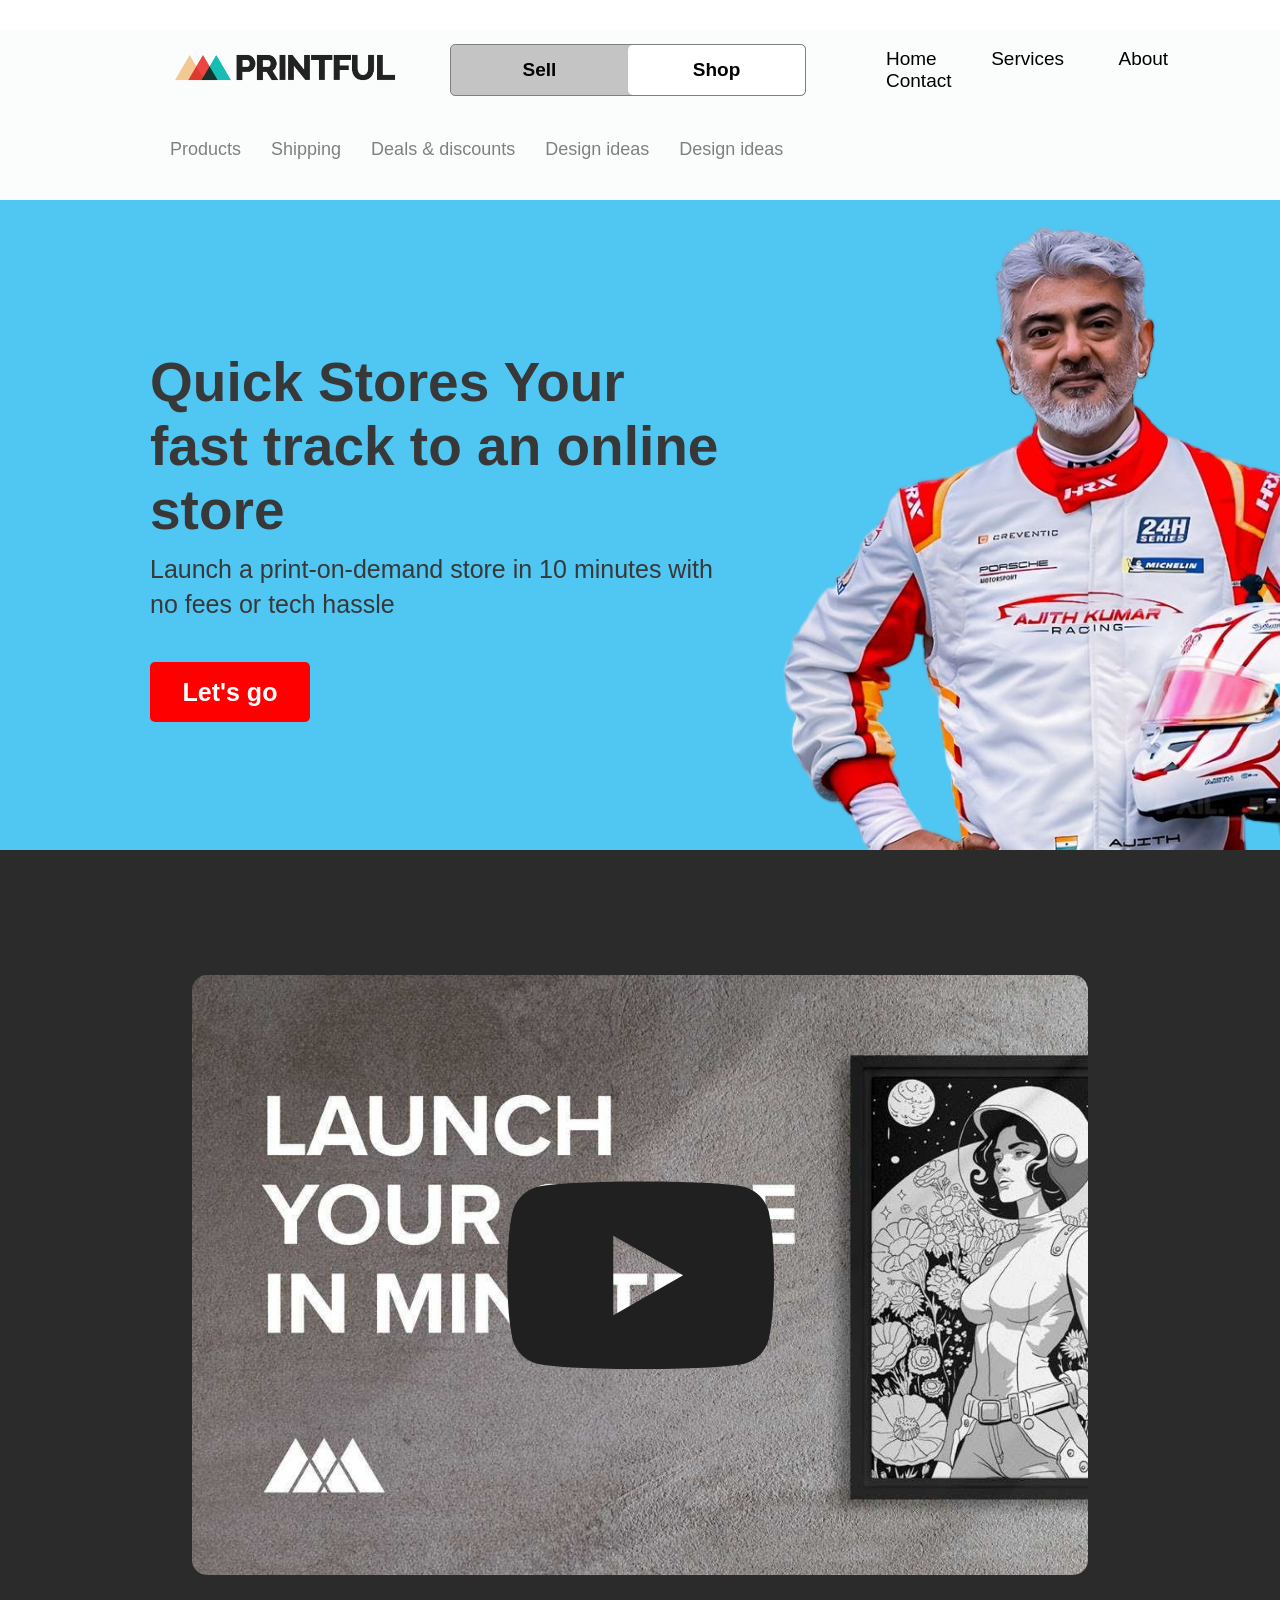
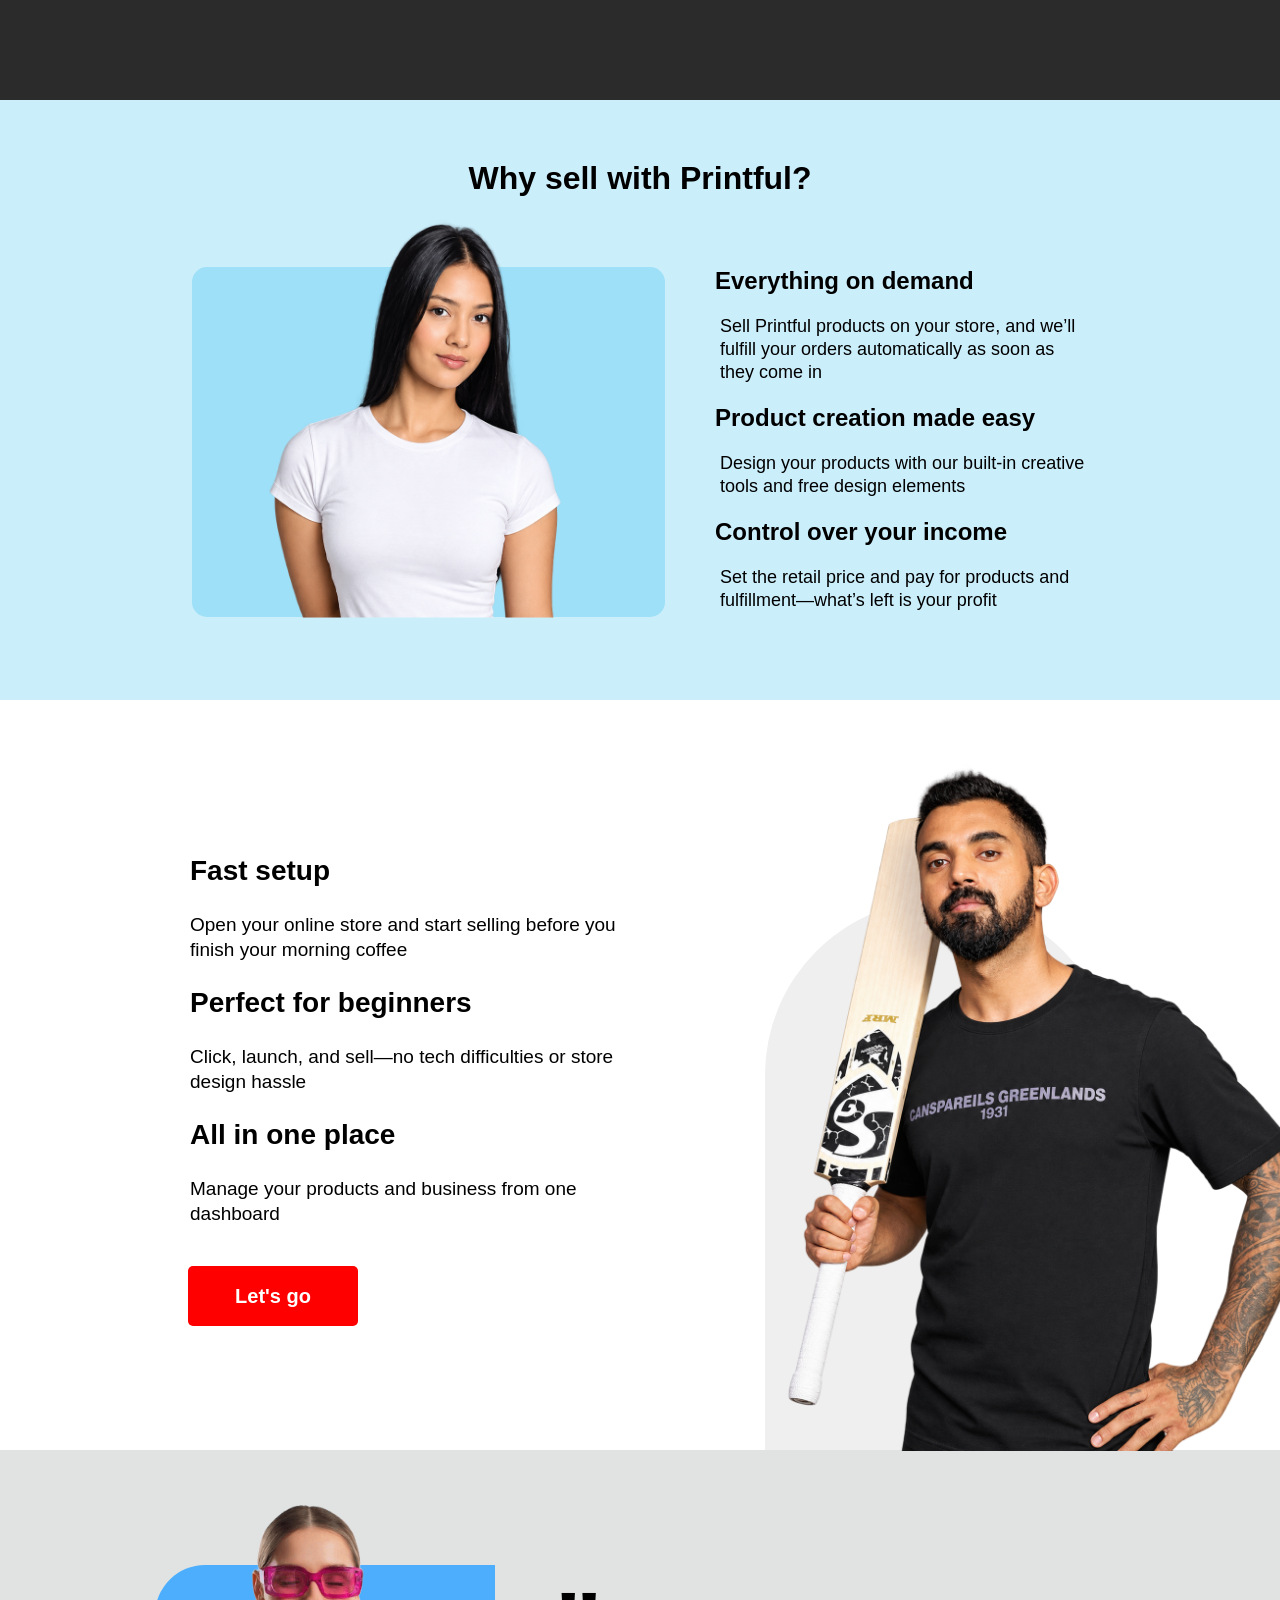
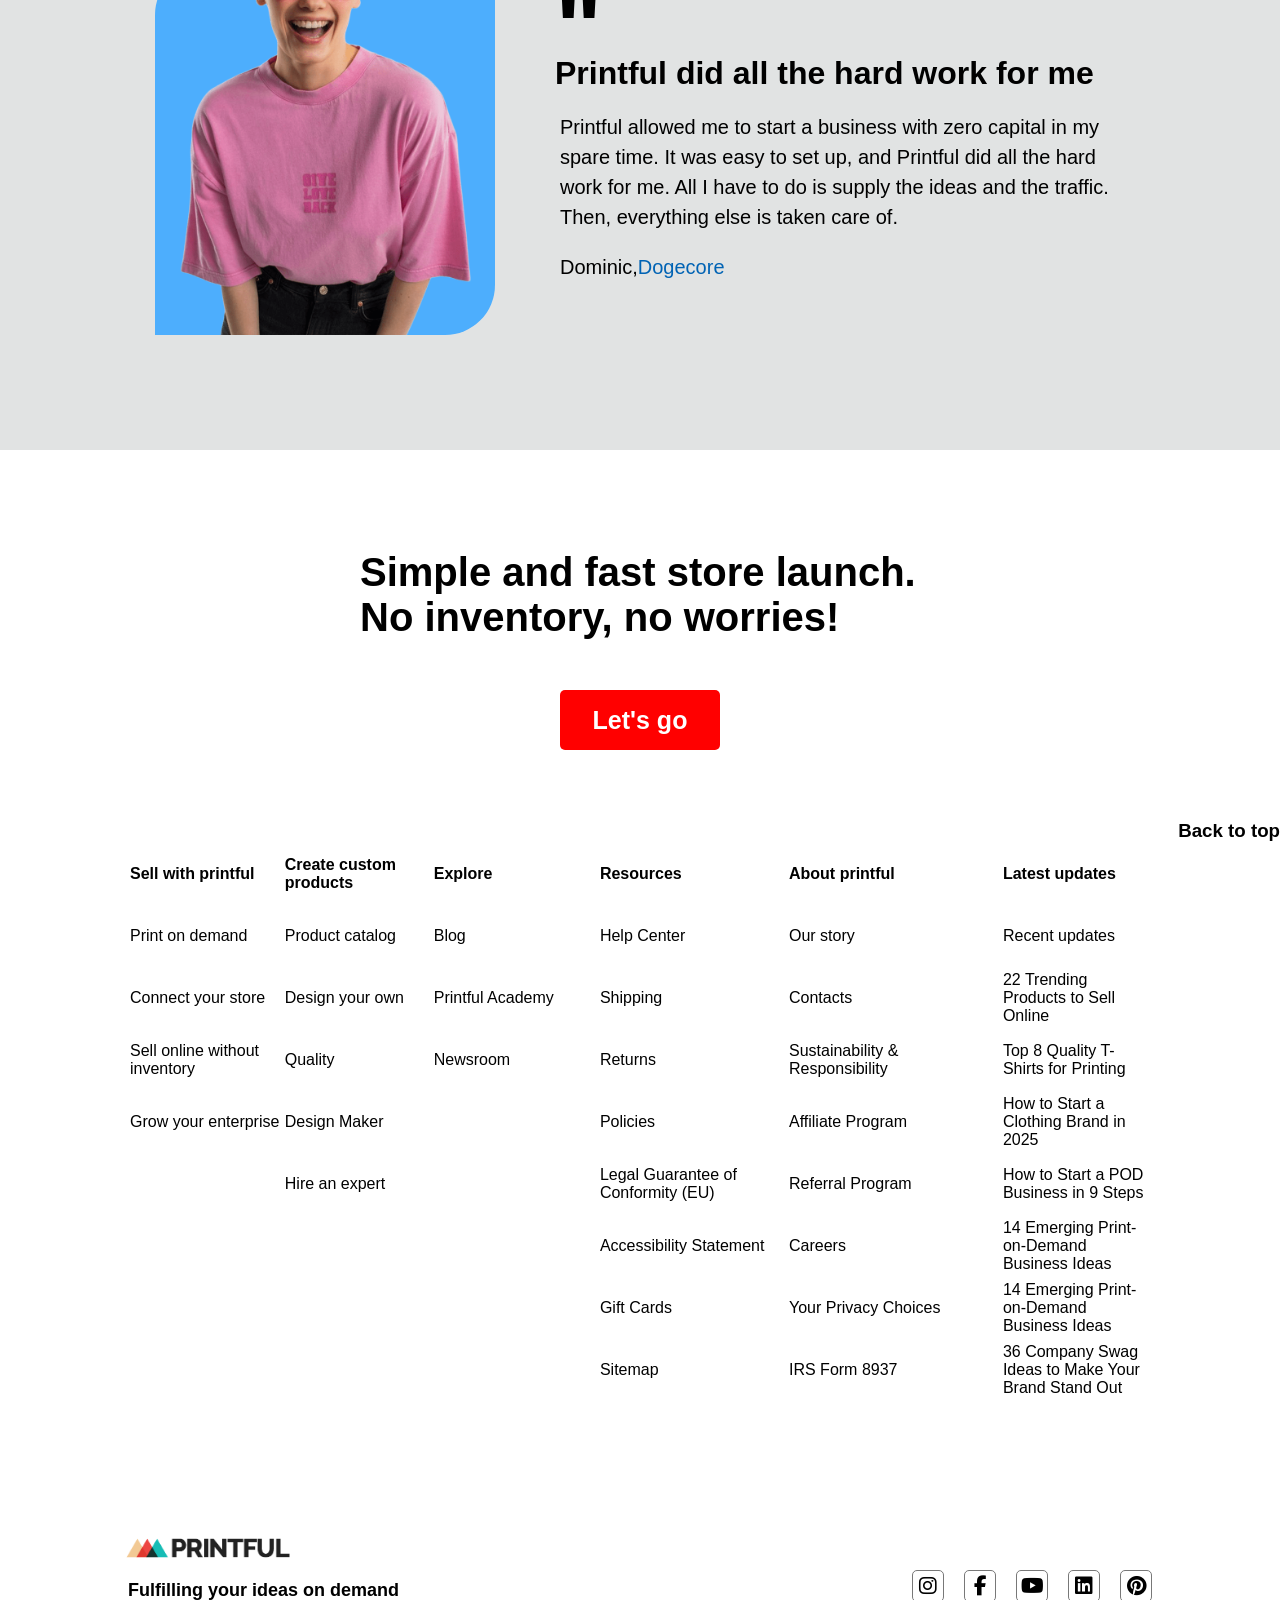
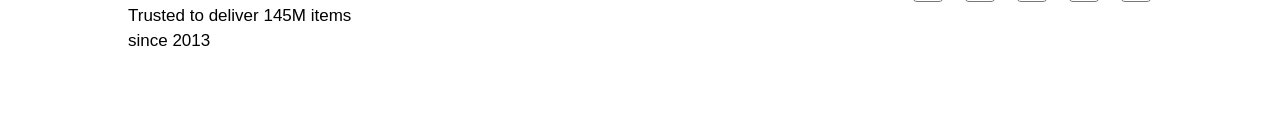
<file: html/Quick_Stores.html>
<!DOCTYPE html>
<html lang="en">

<head>
    <meta charset="UTF-8">
    <meta name="viewport" content="width=device-width, initial-scale=1.0">
    <title>Document</title>
    <link rel="stylesheet" href="../css/Quick_Stores.css">
    <link rel="stylesheet" href="https://cdnjs.cloudflare.com/ajax/libs/font-awesome/6.5.1/css/all.min.css"
        integrity="sha512-DTOQO9RWCH3ppGqcWaEA1BIZOC6xxalwEsw9c2QQeAIftl+Vegovlnee1c9QX4TctnWMn13TZye+giMm8e2LwA=="
        crossorigin="anonymous" referrerpolicy="no-referrer" />
</head>

<body>

    <div class="body_1">
        <!-- 11111111111111111111 -->
        <nav>
            <!-- nav first line11111111111111111 -->

            <div class="nav_align">
             <a href="../index.html"><img src="../images/PF-Linear-Full-color black-RGB.png" alt=""></a>

                <div class="box">
                    <div class="box_left">
                        <h4>Sell</h4>
                    </div>
                    <div class="box_right">
                        <h4>Shop</h4>
                    </div>
                </div>

                <div class="icon_right">
                   <ul>
                    <li>Home</li>
                    <li>Services</li>
                    <li>About</li>
                    <li>Contact</li>
                   </ul>
                </div>
            </div>

            <!-- nav secound line2222222222222222222222222 -->

            <div class="nav_align_two">

                <div class="text">
                    <p>Products</p>
                </div>
                <div class="text">
                    <p>Shipping</p>
                </div>
                <div class="text">
                    <p>Deals & discounts</p>
                </div>
                <div class="text">
                    <p>Design ideas</p>
                </div>
                <div class="text">
                    <p>Design ideas</p>
                </div>

            </div>
        </nav>

        <!-- 33333333333333333333333333333333333333333333333 -->

        <div class="bluebox">

            <div class="two_box">

                <div class="text">
                    <h1>Quick Stores Your fast track to an online store</h1>
                    <p>Launch a print-on-demand store in 10 minutes with no fees or tech hassle</p>

                    <div class="red_box">
                        <h3>Let's go</h3>
                    </div>
                </div>

                <div class="img_1">
                    <img src="../images/3JbiUl53h_QhJ0BXAwWuS_YJcdMj9O.png" alt="">

                </div>

            </div>
        </div>
        <!-- 44444444444444444444444444444444444444444444444 -->

        <div class="youtube">

            <div class="thamline">

                <a href="https://www.youtube.com/watch?v=axjorOj8eAI"><i class="fa-brands fa-youtube"></i></a>
            </div>

        </div>

        <!-- 55555555555555555555555555555555555 -->

        <div class="ligth_blue">
            <h1>Why sell with Printful?</h1>

            <div class="two_box">

                <div class="box1">
                    <img src="../images/Polished Woman in White Tee and Jeans.png" alt="">
                </div>

                <div class="box2">
                    <h2>Everything on demand</h2>
                    <p>Sell Printful products on your store, and we’ll fulfill your orders automatically as soon as they
                        come in</p>

                    <h2>Product creation made easy</h2>
                    <p>Design your products with our built-in creative tools and free design elements</p>

                    <h2>Control over your income</h2>
                    <p>Set the retail price and pay for products and fulfillment—what’s left is your profit</p>

                </div>

            </div>
        </div>

        <!-- 66666666666666666666666666666666666666666 -->

        <div class="white_1">

            <div class="two_box">

                <div class="box1">

                    <h2>Fast setup</h2>
                    <p>Open your online store and start selling before you finish your morning coffee</p>

                    <h2>Perfect for beginners</h2>
                    <p>Click, launch, and sell—no tech difficulties or store design hassle</p>

                    <h2>All in one place</h2>
                    <p>Manage your products and business from one dashboard </p>

                    <div class="red_box">
                        <h4>Let's go </h4>
                    </div>

                </div>

                <div class="box2">
                    <div class="round"><img src="../images/Cricket Portrait with Bat and Tattoos.png" alt=""></div>
                </div>
            </div>
        </div>


        <!-- 777777777777777777777777777777777777777777777 -->

        <div class="gray_box">

            <div class="two_box">

                <div class="box1">
                    <img src="../images/download (3).png" alt="">
                </div>

                <div class="box2">
                    <h2>"</h2>
                    <h1>Printful did all the hard work for me</h1>
                    <p>Printful allowed me to start a business with zero capital in my spare time. It was easy to set
                        up, and Printful did all the hard work for me. All I have to do is supply the ideas and the
                        traffic. Then, everything else is taken care of. </p>
                    <p class="second">Dominic,<span>Dogecore</span></p>
                </div>

            </div>
        </div>

        <!-- 8888888888888888888888888888888888888888 -->

        <div class="white_box">

            <div class="two_box">

            <div class="box_1">
                <h1>Simple and fast store launch. No inventory, no worries! </h1>
            </div>

            <div class="red_box">
                <h3>Let's go</h3>
            </div>

            </div>

        </div>




    <!--7777777777777777777777777-->

    <div class="texts">
        <div class="back_top">
            <h3>Back to top </h3>
        </div>

        <div class="center">
            <table>
                <thead>
                    <tr>
                        <th>Sell with printful</th>
                        <th>Create custom products</th>
                        <th>Explore</th>
                        <th>Resources</th>
                        <th>About printful</th>
                        <th>Latest updates</th>
                    </tr>
                </thead>
                <tbody>
                    <tr>
                        <td>Print on demand</td>
                        <td>Product catalog</td>
                        <td>Blog</td>
                        <td>Help Center</td>
                        <td>Our story</td>
                        <td>Recent updates</td>
                    </tr>
                    <tr>
                        <td>Connect your store</td>
                        <td>Design your own</td>
                        <td>Printful Academy</td>
                        <td>Shipping</td>
                        <td>Contacts</td>
                        <td>22 Trending Products to Sell Online </td>
                    </tr>

                    <tr>
                        <td>Sell online without inventory</td>
                        <td>Quality</td>
                        <td>Newsroom</td>
                        <td>Returns</td>
                        <td>Sustainability & Responsibility</td>
                        <td>Top 8 Quality T-Shirts for Printing</td>

                    </tr>

                    <tr>
                        <td>Grow your enterprise</td>
                        <td>Design Maker</td>
                        <td></td>
                        <td>Policies</td>
                        <td>Affiliate Program</td>
                        <td>How to Start a Clothing Brand in 2025</td>
                    </tr>

                    <tr>
                        <td></td>
                        <td>Hire an expert</td>
                        <td></td>
                        <td>Legal Guarantee of Conformity (EU)</td>
                        <td>Referral Program</td>
                        <td>How to Start a POD Business in 9 Steps</td>

                    </tr>

                    <tr>
                        <td></td>
                        <td></td>
                        <td></td>
                        <td>Accessibility Statement</td>
                        <td>Careers</td>
                        <td>14 Emerging Print-on-Demand Business Ideas</td>

                    </tr>

                    <tr>
                        <td></td>
                        <td></td>
                        <td></td>
                        <td>Gift Cards</td>
                        <td>Your Privacy Choices</td>
                        <td>14 Emerging Print-on-Demand Business Ideas</td>

                    </tr>

                    <tr>
                        <td></td>
                        <td></td>
                        <td></td>
                        <td>Sitemap</td>
                        <td>IRS Form 8937</td>
                        <td>36 Company Swag Ideas to Make Your Brand Stand Out</td>

                    </tr>
                </tbody>
            </table>

        </div>
    </div>

    <!--88888888888888888888888888888888-->
    <div class="gray">
        <div class="last">
            <div class="address">
                <img src="../images/PF-Linear-Full-color black-RGB.png" alt="">
                <h4>Fulfilling your ideas on demand</h4>
                <p>Trusted to deliver 145M items</p>
                <p>since 2013</p>
            </div>
            <div class="website">

                <div class="icon1"> <i class="fa-brands fa-instagram"></i></div>
                <div class="icon1"> <i class="fa-brands fa-facebook-f"></i></div>
                <div class="icon1"> <i class="fa-brands fa-youtube"></i></div>
                <div class="icon1"> <i class="fa-brands fa-linkedin"></i></div>
                <div class="icon1"><i class="fa-brands fa-pinterest"></i></div>

            </div>
        </div>
    </div>

</body>

</html>
</file>
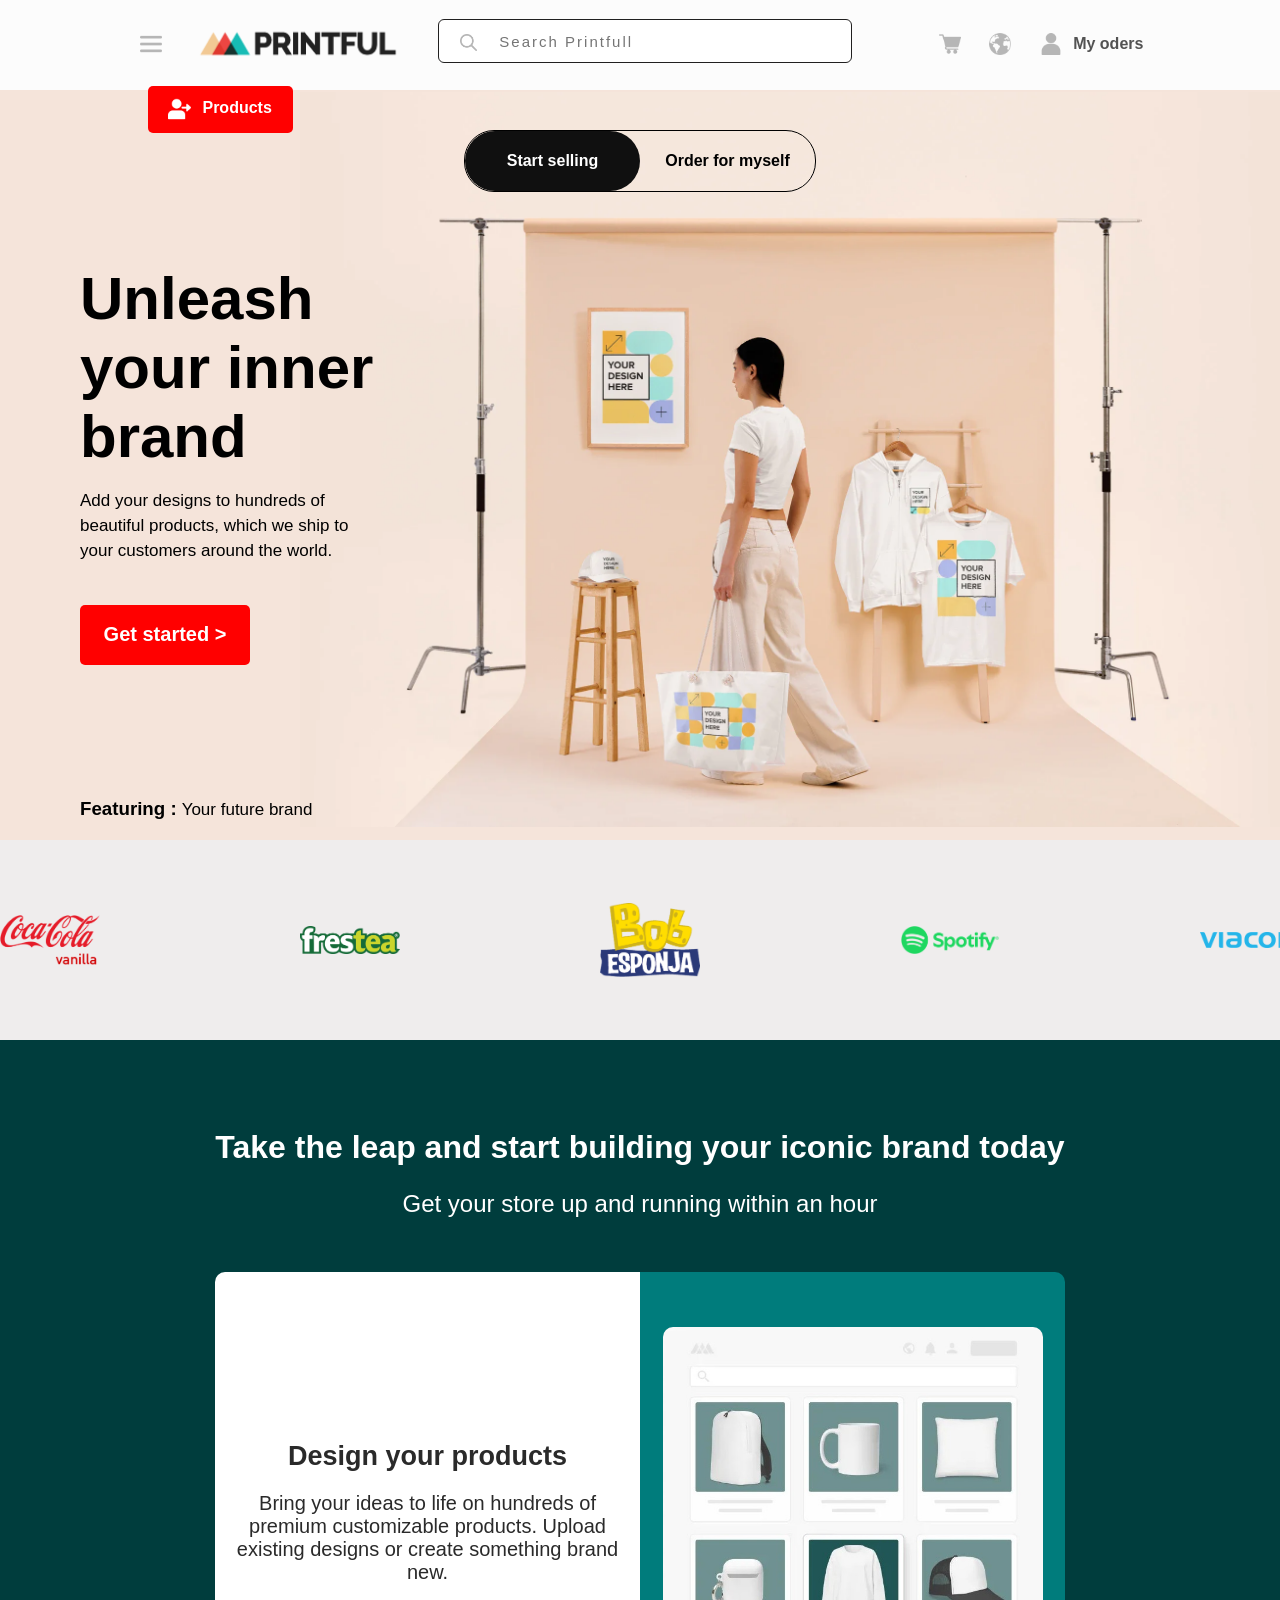
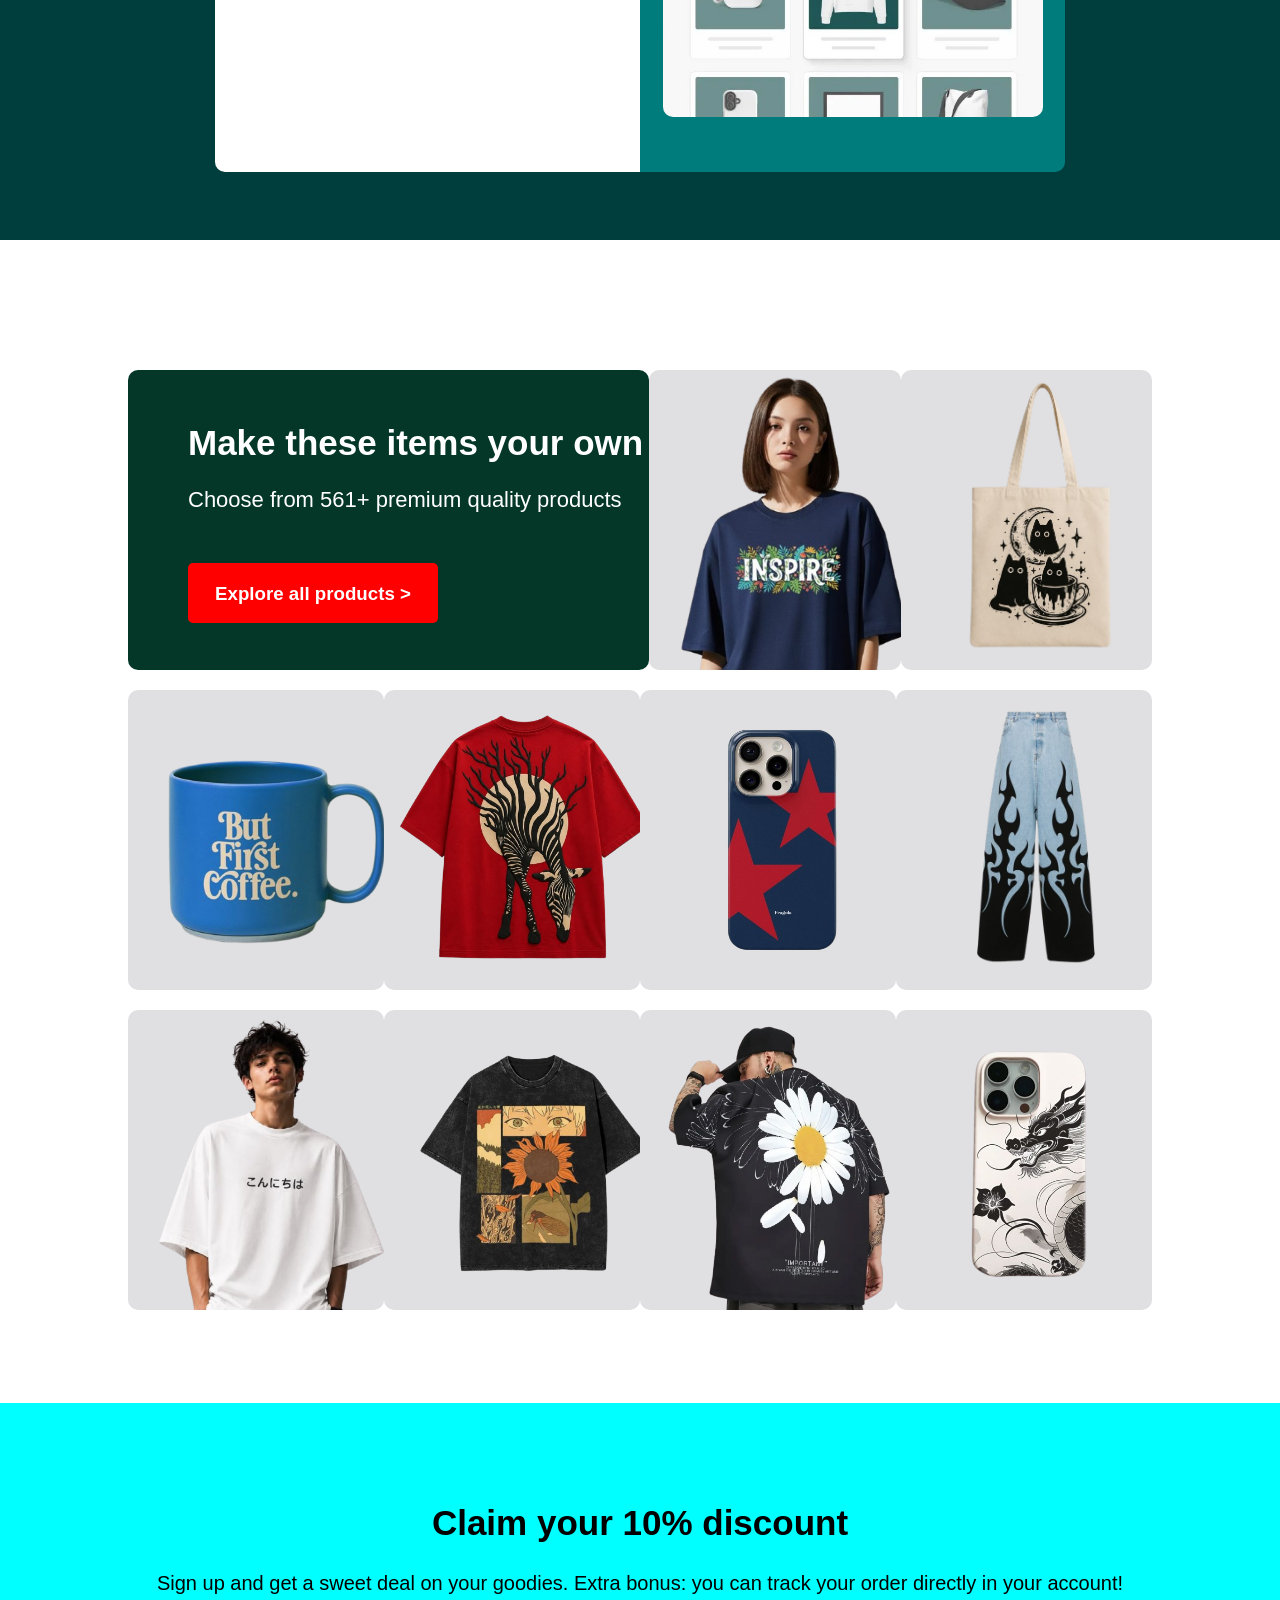
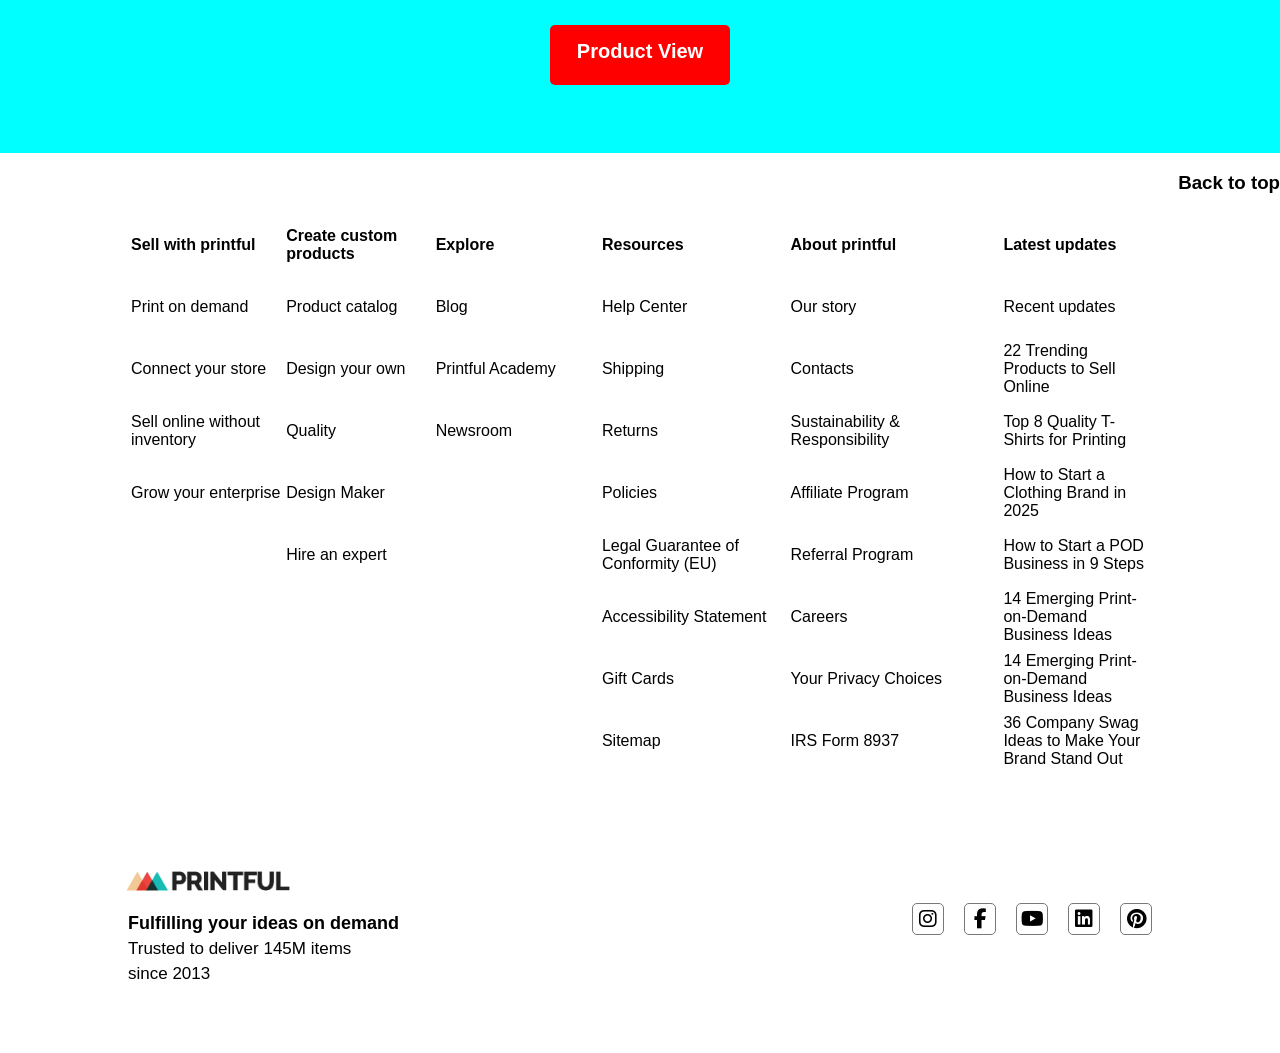
<file: html/Start selling.html>
<!doctype html>
<html lang="en">
  <head>
    <meta charset="UTF-8" />
    <meta name="viewport" content="width=device-width, initial-scale=1.0" />
    <title>Start Selling</title>
    <link rel="stylesheet" href="../css/Start selling.css" />

    <link
      rel="stylesheet"
      href="https://cdnjs.cloudflare.com/ajax/libs/font-awesome/6.5.1/css/all.min.css"
      integrity="sha512-DTOQO9RWCH3ppGqcWaEA1BIZOC6xxalwEsw9c2QQeAIftl+Vegovlnee1c9QX4TctnWMn13TZye+giMm8e2LwA=="
      crossorigin="anonymous"
      referrerpolicy="no-referrer"
    />
  </head>

  <body>
    <!--nav11111111111-->
    <nav>
      <div class="center_nav">
        <img src="../images/menu.png" alt="menu" class="menu" />
        <a href="../index.html"
          ><img
            src="../images/PF-Linear-Full-color black-RGB.png"
            alt=""
            class="logo"
        /></a>

        <form>
          <img src="../images/search.png" alt="" class="search" />
          <input type="text" placeholder="Search Printfull" />
        </form>

        <div class="nav_right">
          <img src="../images/shopping-cart.png" alt="" />
          <img src="../images/globe.png" alt="" />
          <img src="../images/user.png" alt="" />
          <h4>My oders</h4>

          <div class="signup_box">
            <img src="../images/exit.png" alt="" class="signup" />
            <h4>Products</h4>
          </div>
        </div>
      </div>
    </nav>

    <!--nav2222222222222222222222222222222222222222222-->
    <div class="pink">
      <div class="custom">
        <div class="tablet">
          <div class="tablet_one">
            <h4>Start selling</h4>
          </div>
          <div class="tablet_two">
            <a href="../index.html"><h4>Order for myself</h4></a>
          </div>
        </div>
      </div>

      <div class="spled_two">
        <div class="left_text">
          <h1>Unleash your inner brand</h1>
          <p>
            Add your designs to hundreds of beautiful products, which we ship to
            your customers around the world.
          </p>
          <div class="red_box">
            <h4>Get started ></h4>
          </div>

          <div class="last_text">
            <h3>Featuring :</h3>
            <p>Your future brand</p>
          </div>
        </div>

        <div class="rigth_img">
          <img src="../images/5e85ada174123ec482dc37004f613cc3.webp" alt="" />
        </div>
      </div>
    </div>

    <!-- 333333333333333333333333333333333333333333333333333 -->

    <div class="icons_align">

      <div class="align">

        <img src="../images/01_Coca_Cola.png" alt="" />
        <img src="../images/02_Frestea.png" alt="" />
        <img src="../images/03_Bob_Esponja.png" alt="" />

        <img src="../images/06_Spotify.png" alt="" />
        <img src="../images/07_Viacom.png" alt="" />

      <!-- dublicate 111111111111111111111111111 -->

       <img src="../images/01_Coca_Cola.png" alt="" />
        <img src="../images/02_Frestea.png" alt="" />
        <img src="../images/03_Bob_Esponja.png" alt="" />

        <img src="../images/06_Spotify.png" alt="" />
        <img src="../images/07_Viacom.png" alt="" />
      </div>
      
    </div>

    <!-- 44444444444444444444444444444444444444444444444444444444444 -->
    <div class="containar">
      <div>
        <h1>Take the leap and start building your iconic brand today</h1>
        <p>Get your store up and running within an hour</p>
      </div>

      <div class="two_box">
        <div class="box">
          <h2>Design your products</h2>
          <p>
            Bring your ideas to life on hundreds of premium customizable
            products. Upload existing designs or create something brand new.
          </p>
        </div>

        <div class="box_1">
          <img src="../images/55e1727a9e9571cf30997a9347318486.jpg" alt="" />
        </div>
      </div>
    </div>

    <!--5555555555555555555555555555555555555555555555555555555555555555555555555 -->

    <div class="collection">
      <div class="photos">
        <div class="line_one">
          <div class="item_bigone">
            <h1>Make these items your own</h1>
            <p>Choose from 561+ premium quality products</p>
            <div class="redbox">
              <h3>Explore all products ></h3>
            </div>
          </div>

          <div class="item_one1">
            <img
              src="../images/0b85d781b4d91531e133d855043687c8-removebg-preview.png"
              alt=""
            />
          </div>

          <div class="item_one2">
            <img src="../images/220-removebg-preview.png" alt="" />
          </div>
        </div>

        <div class="line_two">
          <div class="item_two1">
            <img src="../images/9__Instagram-removebg-preview.png" alt="" />
          </div>
          <div class="item_two2">
            <img
              src="../images/oversized_red_T-shirt_mockup-removebg-preview.png"
              alt=""
            />
          </div>
          <div class="item_two3">
            <img src="../images/ST__MORITZ-removebg-preview.png" alt="" />
          </div>
          <div class="item_two4">
            <img
              src="../images/Designer_Wide-Leg_Jeans_for_Women-removebg-preview.png"
              alt=""
            />
          </div>
        </div>

        <div class="line_three">
          <div class="item_three1">
            <img
              src="../images/Minimalist_Japanese_Text_Streetwear___Best_Fashion_Collection_2026-removebg-preview.png"
              alt=""
            />
          </div>
          <div class="item_three2">
            <img src="../images/download__1_-removebg-preview.png" alt="" />
          </div>
          <div class="item_three3">
            <img src="../images/download-removebg-preview.png" alt="" />
          </div>
          <div class="item_three4">
            <img
              src="../images/df444246ce54d35cc9fbf56676f1a8ad-removebg-preview.png"
              alt=""
            />
          </div>
        </div>
      </div>
    </div>

    <!-- 6666666666666666666666666666666666666666666666666666666666666666666666666666666 -->

    <div class="signin">
      <div>
        <h1>Claim your 10% discount</h1>
        <p>
          Sign up and get a sweet deal on your goodies. Extra bonus: you can
          track your order directly in your account!
        </p>
        <div class="red_box">
          <h3>Product View</h3>
        </div>
      </div>
    </div>

    <!--7777777777777777777777777-->

    <div class="texts">
      <div class="back_top">
        <h3>Back to top</h3>
      </div>

      <div class="center">
        <table>
          <thead>
            <tr>
              <th>Sell with printful</th>
              <th>Create custom products</th>
              <th>Explore</th>
              <th>Resources</th>
              <th>About printful</th>
              <th>Latest updates</th>
            </tr>
          </thead>
          <tbody>
            <tr>
              <td>Print on demand</td>
              <td>Product catalog</td>
              <td>Blog</td>
              <td>Help Center</td>
              <td>Our story</td>
              <td>Recent updates</td>
            </tr>
            <tr>
              <td>Connect your store</td>
              <td>Design your own</td>
              <td>Printful Academy</td>
              <td>Shipping</td>
              <td>Contacts</td>
              <td>22 Trending Products to Sell Online</td>
            </tr>

            <tr>
              <td>Sell online without inventory</td>
              <td>Quality</td>
              <td>Newsroom</td>
              <td>Returns</td>
              <td>Sustainability & Responsibility</td>
              <td>Top 8 Quality T-Shirts for Printing</td>
            </tr>

            <tr>
              <td>Grow your enterprise</td>
              <td>Design Maker</td>
              <td></td>
              <td>Policies</td>
              <td>Affiliate Program</td>
              <td>How to Start a Clothing Brand in 2025</td>
            </tr>

            <tr>
              <td></td>
              <td>Hire an expert</td>
              <td></td>
              <td>Legal Guarantee of Conformity (EU)</td>
              <td>Referral Program</td>
              <td>How to Start a POD Business in 9 Steps</td>
            </tr>

            <tr>
              <td></td>
              <td></td>
              <td></td>
              <td>Accessibility Statement</td>
              <td>Careers</td>
              <td>14 Emerging Print-on-Demand Business Ideas</td>
            </tr>

            <tr>
              <td></td>
              <td></td>
              <td></td>
              <td>Gift Cards</td>
              <td>Your Privacy Choices</td>
              <td>14 Emerging Print-on-Demand Business Ideas</td>
            </tr>

            <tr>
              <td></td>
              <td></td>
              <td></td>
              <td>Sitemap</td>
              <td>IRS Form 8937</td>
              <td>36 Company Swag Ideas to Make Your Brand Stand Out</td>
            </tr>
          </tbody>
        </table>
      </div>
    </div>

    <!--88888888888888888888888888888888-->
    <div class="gray">
      <div class="last">
        <div class="address">
          <img src="../images/PF-Linear-Full-color black-RGB.png" alt="" />
          <h4>Fulfilling your ideas on demand</h4>
          <p>Trusted to deliver 145M items</p>
          <p>since 2013</p>
        </div>
        <div class="website">
          <div class="icon1"><i class="fa-brands fa-instagram"></i></div>
          <div class="icon1"><i class="fa-brands fa-facebook-f"></i></div>
          <div class="icon1"><i class="fa-brands fa-youtube"></i></div>
          <div class="icon1"><i class="fa-brands fa-linkedin"></i></div>
          <div class="icon1"><i class="fa-brands fa-pinterest"></i></div>
        </div>
      </div>
    </div>
  </body>
</html>
</file>
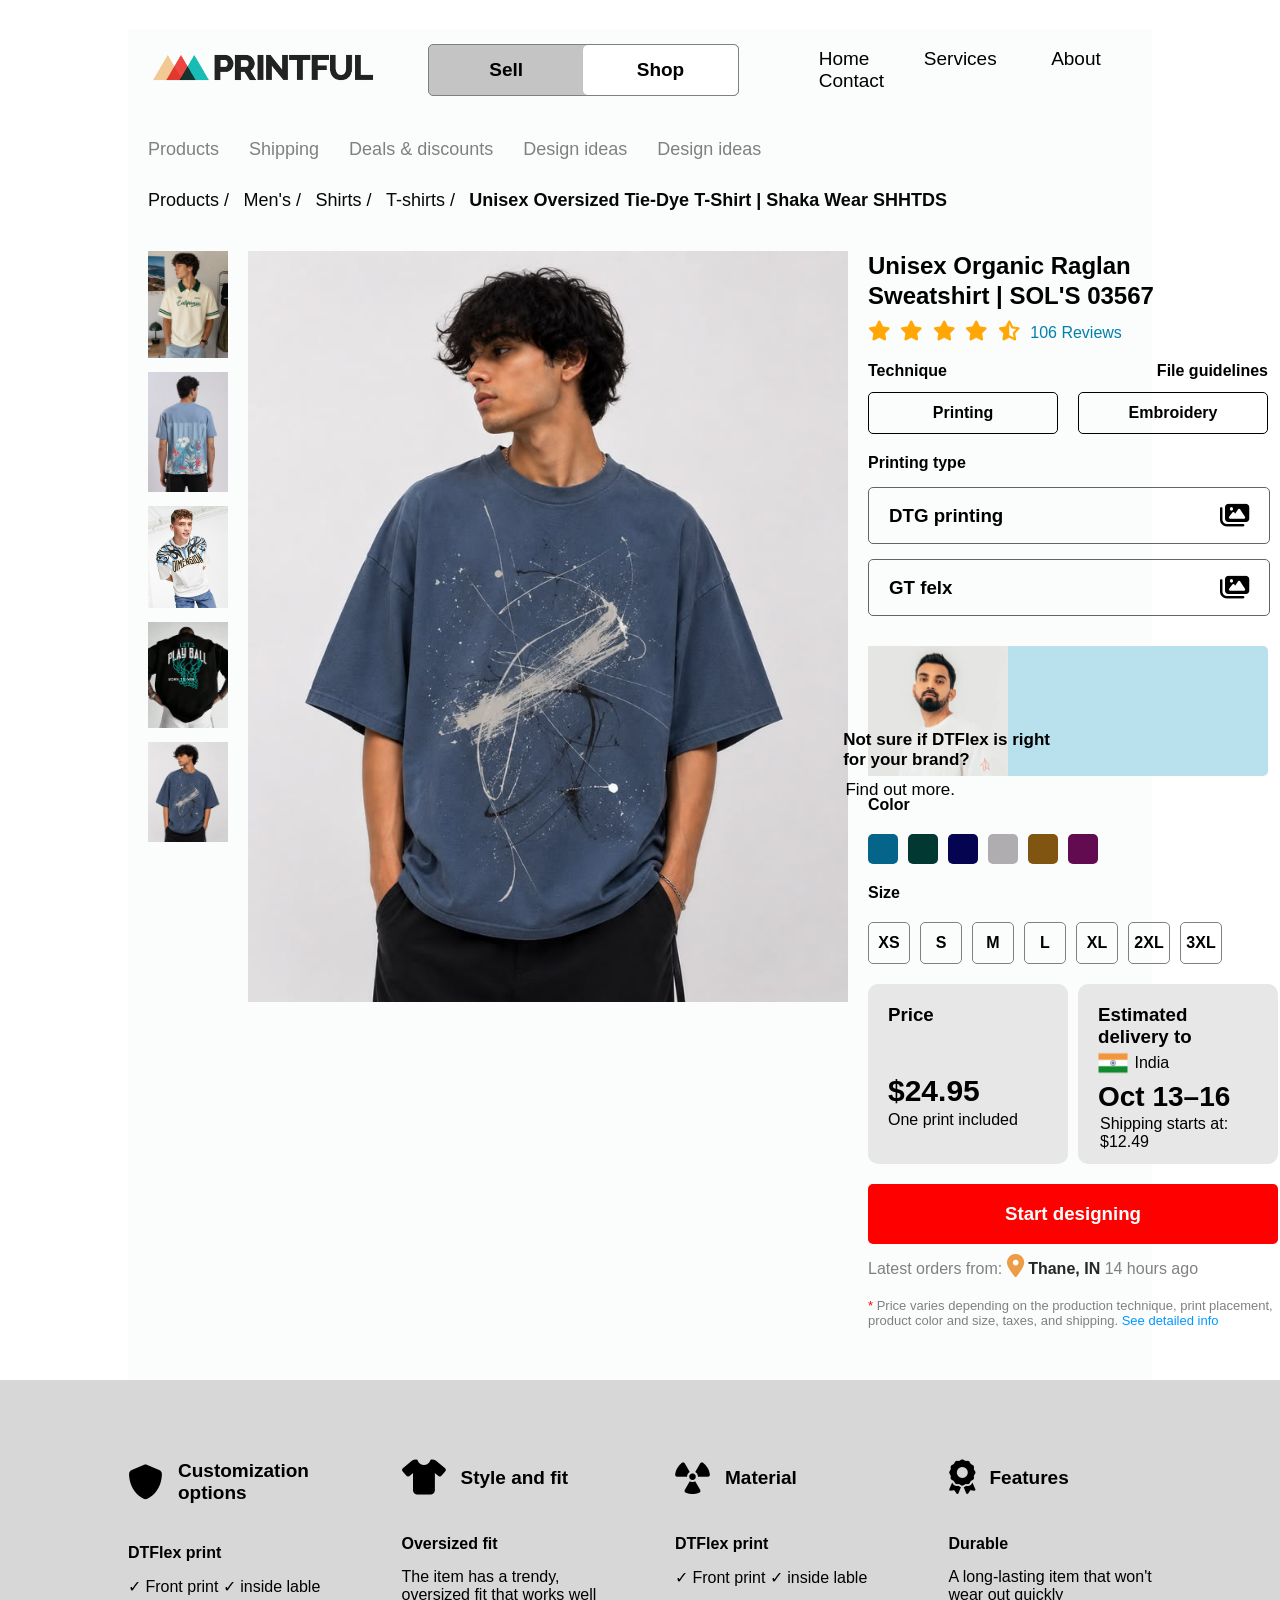
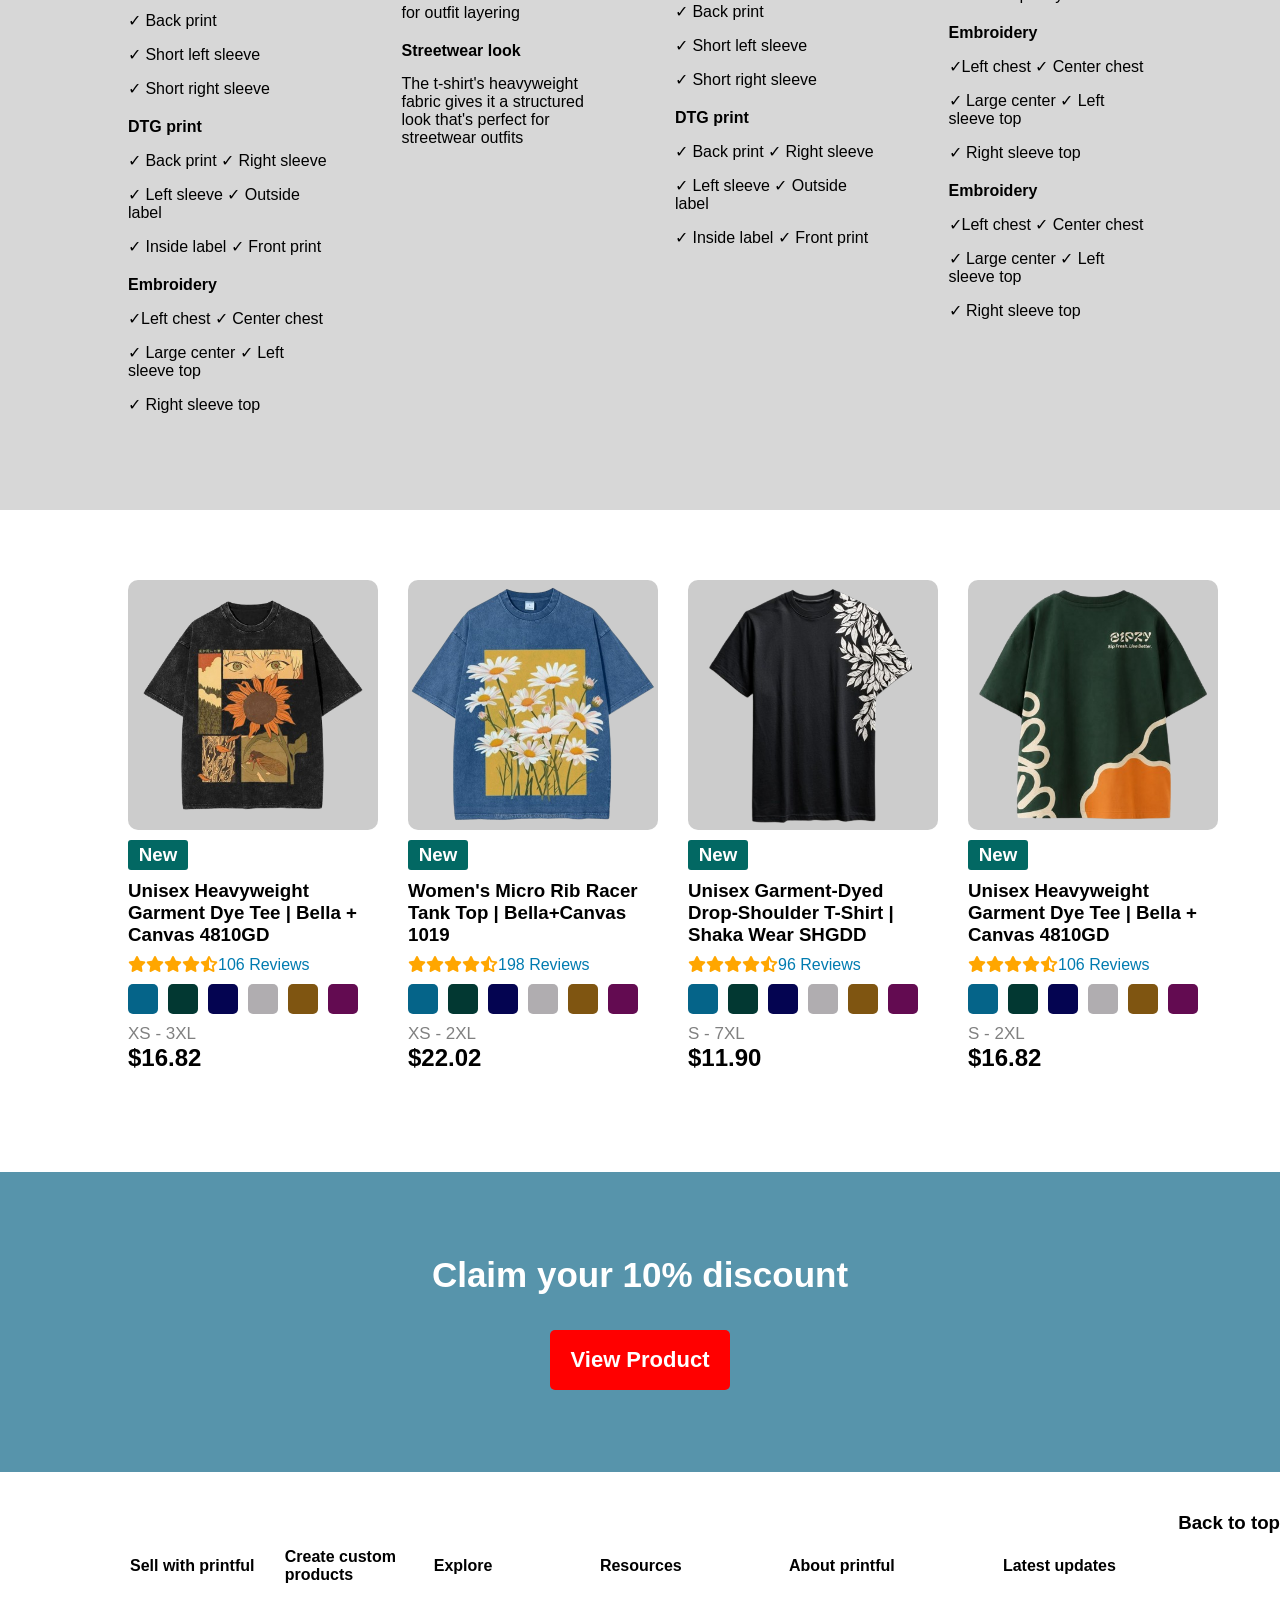
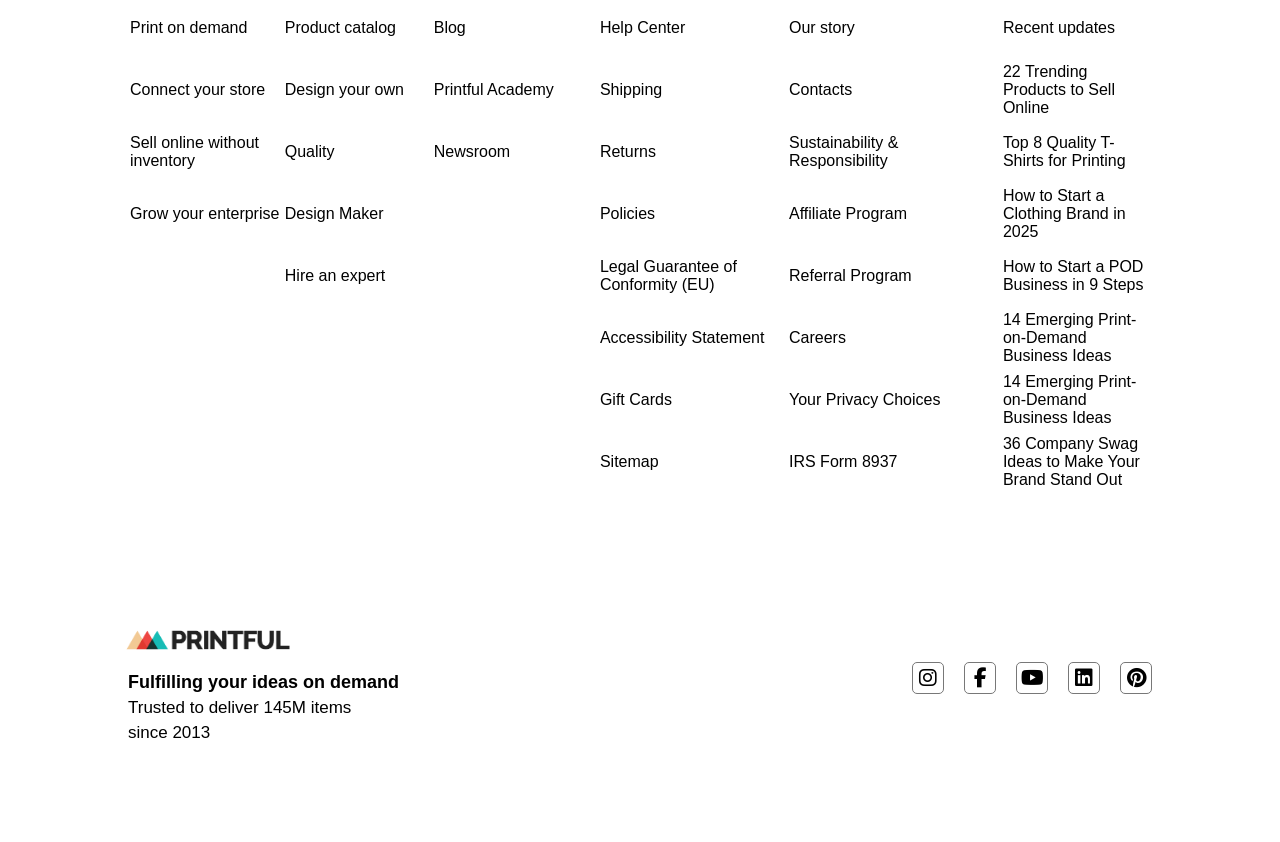
<file: html/tshirt.html>
<!DOCTYPE html>
<html lang="en">

<head>
    <meta charset="UTF-8">
    <meta name="viewport" content="width=device-width, initial-scale=1.0">
    <title>Document</title>
    <link rel="stylesheet" href="../css/product.css">
    <link rel="stylesheet" href="https://cdnjs.cloudflare.com/ajax/libs/font-awesome/6.5.1/css/all.min.css"
        integrity="sha512-DTOQO9RWCH3ppGqcWaEA1BIZOC6xxalwEsw9c2QQeAIftl+Vegovlnee1c9QX4TctnWMn13TZye+giMm8e2LwA=="
        crossorigin="anonymous" referrerpolicy="no-referrer" />

</head>

<body>

    <div class="body_1">
        <!-- 11111111111111111111 -->
        <nav>
            <!-- nav first line11111111111111111 -->

            <div class="nav_align">
                <a href="../index.html"><img src="../images/PF-Linear-Full-color black-RGB.png" alt=""></a>
                
                <div class="box">
                    <div class="box_left">
                        <h4>Sell</h4>
                    </div>
                    <div class="box_right">
                        <h4>Shop</h4>
                    </div>
                </div>

                <div class="icon_right">
                   <ul>
                    <li>Home</li>
                    <li>Services</li>
                    <li>About</li>
                    <li>Contact</li>
                   </ul>
                </div>
            </div>

            <!-- nav secound line2222222222222222222222222 -->

            <div class="nav_align_two">

                <div class="text">
                    <p>Products</p>
                </div>
                <div class="text">
                    <p>Shipping</p>
                </div>
                <div class="text">
                    <p>Deals & discounts</p>
                </div>
                <div class="text">
                    <p>Design ideas</p>
                </div>
                <div class="text">
                    <p>Design ideas</p>
                </div>

            </div>
        </nav>

        <!-- 22222222222222222222222222222222222222222222 -->
        <div class="list">
            <ul>
                <li>Products /</li>
                <li>Men's /</li>
                <li>Shirts /</li>
                <li>T-shirts /</li>
                <li class="bold"> <b> Unisex Oversized Tie-Dye T-Shirt | Shaka Wear SHHTDS </b></li>
            </ul>
        </div>

        <!-- 3333333333333333333333333333333333333 -->
        <div class="gallary">

            <div class="left_pic">
                <div><img src="../images/download (5).jpg" alt=""></div>
                <div><img src="../images/download (6).jpg" alt=""></div>
                <div><img src="../images/download (7).jpg" alt=""></div>
                <div><img src="../images/download (8).jpg" alt=""></div>
                <div><img src="../images/AI-Generated Editorial  in a Graphic Tee Baggy Fits Collection 2026.jpg" alt=""></div>
            </div>

            <div class="big_photo">
                <img src="../images/AI-Generated Editorial  in a Graphic Tee Baggy Fits Collection 2026.jpg" alt="">
            </div>

            <div class="rigth_text">
                <h2>Unisex Organic Raglan <br>Sweatshirt | SOL'S 03567</h2>

                <div class="star">
                    <i class="fa-solid fa-star"></i>
                    <i class="fa-solid fa-star"></i>
                    <i class="fa-solid fa-star"></i>
                    <i class="fa-solid fa-star"></i>
                    <i class="fa-solid fa-star-half-stroke"></i>
                    <p>
                        106 Reviews
                    </p>
                </div>


                <div class="tittles">
                    <p><b>Technique</b></p>
                    <p><b>File guidelines</b></p>
                </div>

                <div class="Print_two_box">
                    <div class="box">
                        <h4> Printing</h4>
                    </div>
                    <div class="box">
                        <h4> Embroidery</h4>
                    </div>

                </div>

                <div class="type">

                    <p><b>Printing type</b></p>
                    <div class="one">
                        <h3>DTG printing</h3>
                        <i class="fa-solid fa-images"></i>
                    </div>

                    <div class="one">
                        <h3><b>GT </b>felx</h3>
                        <i class="fa-solid fa-images"></i>
                    </div>

                </div>

                <div class="brand_photo">
                    <div>
                        <img src="../images/download.jpg" alt="">
                        <h3> Not sure if DTFlex is right <br>
                            for your brand?</h3>
                        <p>Find out more.</p>
                    </div>

                </div>

                <p class="colour"><b>Color</b></p>

                <div class="colours">
                    <div class="colour1"></div>
                    <div class="colour2"></div>
                    <div class="colour3"></div>
                    <div class="colour4"></div>
                    <div class="colour5"></div>
                    <div class="colour6"></div>
                </div>

                <p class="size_p"> <b>Size</b></p>

                <div class="sizes">
                    <div>
                        <h4>XS</h4>
                    </div>

                    <div>
                        <h4>S</h4>
                    </div>

                    <div>
                        <h4>M</h4>
                    </div>

                    <div>
                        <h4>L</h4>
                    </div>

                    <div>
                        <h4>XL</h4>
                    </div>

                    <div>
                        <h4>2XL</h4>
                    </div>

                    <div>
                        <h4>3XL</h4>
                    </div>

                </div>

                <div class="two_box">
                    <div class="price">
                        <h3>Price</h3>
                        <h2>$24.95</h2>
                        <p>One print included</p>
                    </div>

                    <div class="price_one">
                        <h3>Estimated delivery to</h3>
                        <img src="../images/flag.png" alt="">
                        <p> India</p>
                        <h2> Oct 13⁠–16</h2>
                        <p class="p_one">Shipping starts at: $12.49</p>
                    </div>

                </div>

                <div class="red_box">
                    <h3>Start designing</h3>
                </div>
                <div class="oder">
                    <p>Latest orders from: <i class="fa-solid fa-location-dot"></i>
                        <b> Thane, IN </b> 14 hours ago
                    </p>
                    <p class="lines"> <span class="red">*</span> Price varies depending on the production technique,
                        print
                        placement, product color and size, taxes,
                        and shipping. <span class="blue"> See detailed info</span></p>
                </div>

            </div>
        </div>

    </div>

    <!-- 444444444444444444444444444444444444444 -->

    <div class="icon_details">

        <div class="align_3">

            <div class="first">

                <div class="icons">
                    <i class="fa-solid fa-shield"></i>
                    <h2>Customization options</h2>
                </div>

                <div class="icons_d">
                    <h4>DTFlex print</h4>
                    <p>✓ Front print ✓ inside lable</p>
                    <p> ✓ Back print</p>
                    <p>✓ Short left sleeve</p>
                    <p>✓ Short right sleeve</p>
                </div>

                <div class="icons_d">
                    <h4>DTG print</h4>
                    <p>✓ Back print ✓ Right sleeve</p>
                    <p> ✓ Left sleeve ✓ Outside label</p>
                    <p> ✓ Inside label ✓ Front print</p>
                </div>

                <div class="icons_d">
                    <h4> Embroidery</h4>
                    <p>✓Left chest ✓ Center chest</p>
                    <p> ✓ Large center ✓ Left sleeve top</p>
                    <p> ✓ Right sleeve top </p>
                </div>

            </div>
            <!-- 444444444444444444444444444444444444444 111111111 -->

            <div class="first">

                <div class="icons">
                    <i class="fa-solid fa-shirt"></i>
                    <h2>Style and fit</h2>
                </div>

                <div class="icons_d">
                    <h4>Oversized fit</h4>
                    <p>The item has a trendy, oversized fit that works well for outfit layering</p>
                </div>

                <div class="icons_d">
                    <h4>Streetwear look</h4>
                    <p>The t-shirt's heavyweight fabric gives it a structured look that's perfect for streetwear
                        outfits</p>

                </div>
            </div>



            <!-- 444444444444444444444444444444444444444 2222222222222 -->

            <div class="first">

                <div class="icons">
                    <i class="fa-solid fa-radiation"></i>
                    <h2>Material</h2>
                </div>

                <div class="icons_d">
                    <h4>DTFlex print</h4>
                    <p>✓ Front print ✓ inside lable</p>
                    <p> ✓ Back print</p>
                    <p>✓ Short left sleeve</p>
                    <p>✓ Short right sleeve</p>
                </div>

                <div class="icons_d">
                    <h4>DTG print</h4>
                    <p>✓ Back print ✓ Right sleeve</p>
                    <p> ✓ Left sleeve ✓ Outside label</p>
                    <p> ✓ Inside label ✓ Front print</p>
                </div>

            </div>


            <div class="first">

                <div class="icons">
                    <i class="fa-solid fa-award"></i>
                    <h2>Features</h2>
                </div>

                <div class="icons_d">
                    <h4>Durable</h4>
                    <p>A long-lasting item that won't wear out quickly</p>
                </div>

                <div class="icons_d">
                    <h4> Embroidery</h4>
                    <p>✓Left chest ✓ Center chest</p>
                    <p> ✓ Large center ✓ Left sleeve top</p>
                    <p> ✓ Right sleeve top </p>
                </div>

                <div class="icons_d">
                    <h4> Embroidery</h4>
                    <p>✓Left chest ✓ Center chest</p>
                    <p> ✓ Large center ✓ Left sleeve top</p>
                    <p> ✓ Right sleeve top </p>
                </div>

            </div>

        </div>
    </div>

    <!-- 5555555555555555555555555555555555555555555555555 -->

    <div class="likes_item">
        
        <div class="containar_1">

            <div class="bo1_1">
                <img src="../images/download__1_-removebg-preview.png" alt="">
            </div>
            <div class="new">
                <h3>New</h3>
            </div>

            <div class="texts">
                <h3>Unisex Heavyweight Garment Dye Tee | Bella + Canvas 4810GD</h3>
            </div>

            <div class="star">
                <i class="fa-solid fa-star"></i>
                <i class="fa-solid fa-star"></i>
                <i class="fa-solid fa-star"></i>
                <i class="fa-solid fa-star"></i>
                <i class="fa-solid fa-star-half-stroke"></i>
                <p>
                    106 Reviews
                </p>
            </div>

            <div class="colours">
                <div class="colour1"></div>
                <div class="colour2"></div>
                <div class="colour3"></div>
                <div class="colour4"></div>
                <div class="colour5"></div>
                <div class="colour6"></div>
            </div>

          <p class="size_1">XS - 3XL</p>
          <h2><b>$16.82</b></h2>

        </div>

   <!-- 555555555555555555555555555511111111111111111111111 -->
    <div class="containar_1">
            
            <div class="bo1_1">
                <img src="../images/Best_Seller-Print-cool-removebg-preview.png" alt="">
            </div>
            <div class="new">
                <h3>New</h3>
            </div>

            <div class="texts">
                <h3>Women's Micro Rib Racer Tank Top | Bella+Canvas 1019</h3>
            </div>

            <div class="star">
                <i class="fa-solid fa-star"></i>
                <i class="fa-solid fa-star"></i>
                <i class="fa-solid fa-star"></i>
                <i class="fa-solid fa-star"></i>
                <i class="fa-solid fa-star-half-stroke"></i>
                <p>
                    198 Reviews
                </p>
            </div>

            <div class="colours">
                <div class="colour1"></div>
                <div class="colour2"></div>
                <div class="colour3"></div>
                <div class="colour4"></div>
                <div class="colour5"></div>
                <div class="colour6"></div>
            </div>

          <p class="size_1">XS - 2XL</p>
          <h2><b>$22.02</b></h2>

        </div>

        <!-- 555555555555555555555555555522222222222222222222222 -->
        
        <div class="containar_1">

            <div class="bo1_1">
                <img src="../images/T_shirt_designs_-removebg-preview.png" alt="">
            </div>
            <div class="new">
                <h3>New</h3>
            </div>

            <div class="texts">
                <h3>Unisex Garment-Dyed Drop-Shoulder T-Shirt | Shaka Wear SHGDD</h3>
            </div>

            <div class="star">
                <i class="fa-solid fa-star"></i>
                <i class="fa-solid fa-star"></i>
                <i class="fa-solid fa-star"></i>
                <i class="fa-solid fa-star"></i>
                <i class="fa-solid fa-star-half-stroke"></i>
                <p>
                    96 Reviews
                </p>
            </div>

            <div class="colours">
                <div class="colour1"></div>
                <div class="colour2"></div>
                <div class="colour3"></div>
                <div class="colour4"></div>
                <div class="colour5"></div>
                <div class="colour6"></div>
            </div>

          <p class="size_1">S - 7XL</p>
          <h2><b>$11.90</b></h2>

        </div>
 
        <!-- 5555555555555555555533333333333333333333333333333333333 -->
        
        <div class="containar_1">

            <div class="bo1_1">
                <img src="../images/Realistic_mesh_on_the_brand_SIPZY-removebg-preview.png" alt="">
            </div>
            <div class="new">
                <h3>New</h3>
            </div>

            <div class="texts">
                <h3>Unisex Heavyweight Garment Dye Tee | Bella + Canvas 4810GD</h3>
            </div>

            <div class="star">
                <i class="fa-solid fa-star"></i>
                <i class="fa-solid fa-star"></i>
                <i class="fa-solid fa-star"></i>
                <i class="fa-solid fa-star"></i>
                <i class="fa-solid fa-star-half-stroke"></i>
                <p>
                    106 Reviews
                </p>
            </div>

            <div class="colours">
                <div class="colour1"></div>
                <div class="colour2"></div>
                <div class="colour3"></div>
                <div class="colour4"></div>
                <div class="colour5"></div>
                <div class="colour6"></div>
            </div>

          <p class="size_1">S - 2XL</p>
          <h2><b>$16.82</b></h2>

        </div>

</div>

<!-- 666666666666666666666666666666666666666666 -->


    <div class="signin">
            <div class="h1_n"><h1>Claim your 10% discount</h1></div>
            <div class="red_box"> <h3>View Product </h3></div>
    </div>

    <!--7777777777777777777777777-->

    <div class="texts_22">
        <div class="back_top">
            <h3>Back to top </h3>
        </div>

        <div class="center">
            <table>
                <thead>
                    <tr>
                        <th>Sell with printful</th>
                        <th>Create custom products</th>
                        <th>Explore</th>
                        <th>Resources</th>
                        <th>About printful</th>
                        <th>Latest updates</th>
                    </tr>
                </thead>
                <tbody>
                    <tr>
                        <td>Print on demand</td>
                        <td>Product catalog</td>
                        <td>Blog</td>
                        <td>Help Center</td>
                        <td>Our story</td>
                        <td>Recent updates</td>
                    </tr>
                    <tr>
                        <td>Connect your store</td>
                        <td>Design your own</td>
                        <td>Printful Academy</td>
                        <td>Shipping</td>
                        <td>Contacts</td>
                        <td>22 Trending Products to Sell Online </td>
                    </tr>

                    <tr>
                        <td>Sell online without inventory</td>
                        <td>Quality</td>
                        <td>Newsroom</td>
                        <td>Returns</td>
                        <td>Sustainability & Responsibility</td>
                        <td>Top 8 Quality T-Shirts for Printing</td>

                    </tr>

                    <tr>
                        <td>Grow your enterprise</td>
                        <td>Design Maker</td>
                        <td></td>
                        <td>Policies</td>
                        <td>Affiliate Program</td>
                        <td>How to Start a Clothing Brand in 2025</td>
                    </tr>

                    <tr>
                        <td></td>
                        <td>Hire an expert</td>
                        <td></td>
                        <td>Legal Guarantee of Conformity (EU)</td>
                        <td>Referral Program</td>
                        <td>How to Start a POD Business in 9 Steps</td>

                    </tr>

                    <tr>
                        <td></td>
                        <td></td>
                        <td></td>
                        <td>Accessibility Statement</td>
                        <td>Careers</td>
                        <td>14 Emerging Print-on-Demand Business Ideas</td>

                    </tr>

                    <tr>
                        <td></td>
                        <td></td>
                        <td></td>
                        <td>Gift Cards</td>
                        <td>Your Privacy Choices</td>
                        <td>14 Emerging Print-on-Demand Business Ideas</td>

                    </tr>

                    <tr>
                        <td></td>
                        <td></td>
                        <td></td>
                        <td>Sitemap</td>
                        <td>IRS Form 8937</td>
                        <td>36 Company Swag Ideas to Make Your Brand Stand Out</td>

                    </tr>
                </tbody>
            </table>

        </div>
    </div>

    <!--88888888888888888888888888888888-->
    <div class="gray">
        <div class="last">
            <div class="address">
                <img src="../images/PF-Linear-Full-color black-RGB.png" alt="">
                <h4>Fulfilling your ideas on demand</h4>
                <p>Trusted to deliver 145M items</p>
                <p>since 2013</p>
            </div>
            <div class="website">

                <div class="icon1"> <i class="fa-brands fa-instagram"></i></div>
                <div class="icon1"> <i class="fa-brands fa-facebook-f"></i></div>
                <div class="icon1"> <i class="fa-brands fa-youtube"></i></div>
                <div class="icon1"> <i class="fa-brands fa-linkedin"></i></div>
                <div class="icon1"><i class="fa-brands fa-pinterest"></i></div>

            </div>
        </div>
    </div>

</body>

</html>
</file>
<file: css/index.css>
body {
  margin: 0;
  padding: 0%;
  background-color: rgb(239, 237, 237);
  height: 100dvh;
}

/*11111111111111111*/

nav {
  background-color: rgb(252, 252, 252);
  width: 100%;
  height: 90px;
}

.center_nav {
  width: 80%;
  margin: auto;
}

nav .menu {
  width: 22px;
}

nav .logo {
  width: 240px;
  margin: 0%;
  padding: 0%;
  position: relative;
  top: 10px;
}

nav input {
  width: 350px;
  height: 40px;
  border: 1.5px rgb(33, 32, 32) solid;
  display: inline-block;
  border-radius: 6px;
  font-family: sans-serif;
  font-size: 15px;
  letter-spacing: 2px;
  padding-left: 60px;
  position: relative;
  bottom: 20px;
  right: 30px;
}

nav .search {
  position: relative;
  left: 25px;
  bottom: 4px;
  width: 17px;
  z-index: 2;
}

form {
  display: inline;
}

.nav_right {
  display: inline;
  margin-left: 40px;
}

.nav_right h4 {
  display: inline;
  font-family: sans-serif;
  position: relative;
  bottom: 18px;
  right: 5px;
  color: rgb(82, 82, 82);
}

nav img {
  width: 22px;
  padding: 12px;
}

nav .signup {
  width: 23px;
  padding-left: 20px;
}

nav .signup_box {
  width: 140px;
  height: 30px;
  background-color: red;
  display: inline-block;
  padding-bottom: 17px;
  padding-right: 5px;
  margin-left: 20px;
  border-radius: 5px;
  position: relative;
  top: 3px;
}

.signup_box h4 {
  color: white;
  font-family: sans-serif;
  display: inline;
  position: relative;
  bottom: 20px;
}

/*2222222222222222*/

.custom .tablet {
  width: 350px;
  height: 60px;
  border: 1px black solid;
  margin: auto;
  margin-top: 60px;
  border-radius: 30px;
  display: flex;
  justify-content: space-around;
}

.custom a {
  text-decoration: none;
  color: black;
}

.tablet_one,
.tablet_two {
  font-family: sans-serif;
}

.tablet_one {
  background-color: rgb(239, 237, 237);
  width: 175px;
  height: 60px;
  border-radius: 30px;
  text-align: center;
}

.tablet_two {
  background-color: rgb(16, 16, 16);
  width: 175px;
  height: 60px;
  border-radius: 30px;
  text-align: center;
  color: white;
}

.custom h1 {
  font-family: sans-serif;
  text-align: center;
  font-size: 55px;
  position: relative;
  top: 10px;
}

.custom p {
  text-align: center;
  font-family: sans-serif;
  font-size: 20px;
}

.custom .products {
  width: 200px;
  padding: 1px;
  background-color: red;
  display: block;
  margin: auto;
  text-align: center;
  margin-top: 30px;
  border-radius: 5px;
}

.custom .products h3 {
  font-family: sans-serif;
  color: white;
}
.custom .products span {
    padding-left: 10px;
}



/*333333333333333333333333*/

.animasan {
  margin-top: 10px;
  height: 550px;
  width: 100%;
  display: flex;
  align-items: center;
  overflow: hidden;
}

.move_card {
  display: flex;
  gap: 40px;
  animation: move 60s linear infinite;
}

.big_1 {
  width: 360px;
  height: 330px;
  background-color: rgb(239, 173, 51);
  border-radius: 10px;
  position: relative;
}

.big_1 img {
  width: 350px;
  position: relative;
  bottom: 117px;
}

.samll_1 {
  width: 270px;
  height: 270px;
  background-color: rgb(150, 100, 250);
  border-radius: 10px;
  margin-top: 30px;
  position: relative;
}

.samll_1 img {
  width: 220px;
  position: relative;
  left: 25px;
  bottom: 10px;
}

.big_2 {
  width: 360px;
  height: 330px;
  background-color: rgb(101, 224, 243);
  border-radius: 10px;
  position: relative;
}

.big_2 img {
  width: 295px;
  position: absolute;
  bottom: 0;
  left: 40px;
}

.samll_2 {
  width: 270px;
  height: 270px;
  background-color: rgb(104, 244, 186);
  border-radius: 10px;
  margin-top: 30px;
}

.samll_2 img {
  width: 190px;
  position: relative;
  left: 40px;
}
.big_3 {
  width: 360px;
  height: 330px;
  background-color: rgb(204, 156, 254);
  border-radius: 10px;
  position: relative;
}

.big_3 img {
  width: 380px;
  position: relative;
  bottom: 115px;
}

.samll_3 {
  width: 270px;
  height: 270px;
  background-color: rgb(243, 137, 165);
  border-radius: 10px;
  margin-top: 30px;
}

.samll_3 img {
  width: 230px;
  position: relative;
  left: 20px;
  bottom: 20px;
}

.big_4 {
  width: 360px;
  height: 330px;
  background-color: rgb(101, 224, 243);
  border-radius: 10px;
  position: relative;
}

.big_4 img {
  width: 370px;
  position: absolute;
  bottom: 0;
}

.samll_4 {
  width: 270px;
  height: 270px;
  background-color: rgb(104, 244, 186);
  border-radius: 10px;
  margin-top: 30px;
}

.samll_4 img {
  width: 190px;
  position: relative;
  left: 40px;
}

@keyframes move {
  from {
    transform: translateX(0);
  }

  to {
    transform: translateX(-50%);
  }
}

/*4444444444444444444444444444*/

.item {
  margin: auto;
  width: 80%;
  height: auto;
  display: flex;
  justify-content: space-between;
  margin-top: 30px;
  flex-wrap: wrap;
}

.item .card_1,
.card_2,
.card_3 {
  width: 250px;
  height: 150px;
  background-color: rgb(253, 253, 253);
  padding: 40px 60px 100px 60px;
  font-family: sans-serif;
  border-radius: 10px;
}

.item img {
  width: 50px;
  padding-bottom: 12px;
}

.item .img_3 {
  width: 60px;
  padding-bottom: 10px;
}

.item h2 {
  color: rgb(2, 61, 34);
  margin: 14px 0px;
}

.item p {
  line-height: 25px;
  font-size: 15px;
}

/*5555555555555555555555555555*/

.collection {
  width: 100%;
  height: auto;
  background-color: white;
  padding: 130px 0px 100px 0px;
  margin-top: 100px;
}

.photos {
  background-color: white;
  margin: auto;
  width: 80%;
  height: auto;
}

.photos .line_one {
  display: flex;
  justify-content: space-around;
}

.photos .item_bigone {
  width: 580px;
  height: 300px;
  background-color: rgb(4, 55, 39);
  border-radius: 10px;
}

.item_bigone h1 {
  color: white;
  font-family: sans-serif;
  position: relative;
  left: 60px;
  top: 30px;
  font-size: 35px;
}

.item_bigone p {
  color: white;
  font-family: sans-serif;
  position: relative;
  left: 60px;
  top: 30px;
  font-size: 22px;
}

.redbox {
  width: 250px;
  height: 60px;
  background-color: red;
  display: block;
  margin-top: 80px;
  border-radius: 5px;
  margin-left: 60px;
}

.item_bigone h3 {
  color: white;
  font-family: sans-serif;
  text-align: center;
  position: relative;
  top: 20px;
}

.item_one {
  width: 280px;
  height: 300px;
  background-color: rgb(224, 224, 226);
  border-radius: 10px;
  position: relative;
}

.item_one img {
  width: 100px;
  position: absolute;
}

.item_one1 {
  width: 280px;
  height: 300px;
  background-color: rgb(224, 224, 226);
  border-radius: 10px;
  position: relative;
  overflow: hidden;
}

.item_one1 img {
  width: 280px;
  position: relative;
  right: 10px;
}

.item_one2 {
  width: 280px;
  height: 300px;
  background-color: rgb(224, 224, 226);
  border-radius: 10px;
  position: relative;
  overflow: hidden;
}

.item_one2 img {
  width: 200px;
  position: relative;
  left: 40px;
}

/*555555555555555 222222222222222222*/

.photos .line_two {
  display: flex;
  justify-content: space-around;
  margin-top: 20px;
}

.item_two {
  width: 280px;
  height: 300px;
  background-color: rgb(224, 224, 226);
  border-radius: 10px;
}

.item_two1 {
  width: 280px;
  height: 300px;
  background-color: rgb(224, 224, 226);
  border-radius: 10px;
  overflow: hidden;
}

.item_two1 img {
  width: 310px;
  position: relative;
  bottom: 30px;
  right: 10px;
}

.item_two2 {
  width: 280px;
  height: 300px;
  background-color: rgb(224, 224, 226);
  border-radius: 10px;
  overflow: hidden;
}

.item_two2 img {
  width: 250px;
  position: relative;
  bottom: 20px;
  left: 15px;
}

.item_two3 {
  width: 280px;
  height: 300px;
  background-color: rgb(224, 224, 226);
  border-radius: 10px;
  overflow: hidden;
}

.item_two3 img {
  width: 260px;
  position: relative;
  left: 15px;
  top: 20px;
}

.item_two4 {
  width: 280px;
  height: 300px;
  background-color: rgb(224, 224, 226);
  border-radius: 10px;
  overflow: hidden;
}

.item_two4 img {
  width: 190px;
  position: relative;
  left: 45px;
  top: 20px;
}

/*3333333333333333333333333333333333*/

.photos .line_three {
  display: flex;
  justify-content: space-around;
  margin-top: 20px;
}

.item_three {
  width: 280px;
  height: 300px;
  background-color: rgb(224, 224, 226);
  border-radius: 10px;
}

.item_three1 {
  width: 280px;
  height: 300px;
  background-color: rgb(224, 224, 226);
  border-radius: 10px;
  overflow: hidden;
}

.item_three1 img {
  width: 300px;
  position: relative;
  right: 10px;
}

.item_three2 {
  width: 280px;
  height: 300px;
  background-color: rgb(224, 224, 226);
  border-radius: 10px;
  overflow: hidden;
}

.item_three2 img {
  width: 260px;
  position: relative;
  left: 20px;
  bottom: 20px;
}

.item_three3 {
  width: 280px;
  height: 300px;
  background-color: rgb(224, 224, 226);
  border-radius: 10px;
  overflow: hidden;
}

.item_three3 img {
  width: 230px;
  position: relative;
  left: 20px;
}

.item_three4 {
  width: 280px;
  height: 300px;
  background-color: rgb(224, 224, 226);
  border-radius: 10px;
  overflow: hidden;
}

.item_three4 img {
  width: 230px;
  position: relative;
  left: 20px;
}

/*666666666666666666666666666666666*/

.signin {
  background-color: aqua;
  width: 100%;
  height: 350px;
  text-align: center;
  position: relative;
  bottom: 30px;
}

.signin h1 {
  font-family: sans-serif;
  text-align: center;
  font-size: 35px;
  position: relative;
  top: 10px;
}

.signin p {
  text-align: center;
  font-family: sans-serif;
  font-size: 20px;
  position: relative;
  top: 15px;
}

.signin .red_box {
  width: 180px;
  height: 60px;
  background-color: red;
  display: inline-block;
  border-radius: 5px;
  position: relative;
  top: 25px;
}

.signin .red_box h3 {
  color: white;
  font-family: sans-serif;
  font-size: 20px;
  position: relative;
  bottom: 5px;
}

.signin div {
  position: relative;
  top: 90px;
}

/*77777777777777777777777777777777*/
.texts {
  background-color: white;
  width: 100%;
  height: 700px;
  display: inline-block;
  font-family: sans-serif;
  position: relative;
  bottom: 30px;
}

.texts .center {
  width: 80%;
  margin: auto;
}

.back_top h3 {
  text-align: right;
}

.back_top a {
  text-decoration: none;
  color: black;
}

.texts table {
  width: 100%;
}

.texts thead {
  text-align: left;
}

.texts table td {
  width: 20px;
}

.texts table tr {
  height: 60px;
}

/*88888888888888888888888888888888*/

.gray {
  width: 100%;
  height: 200px;
  background-color: white;
  position: relative;
  bottom: 30px;
}

.last .address img {
  width: 200px;
  margin: 0px;
  position: relative;
  right: 20px;
}

.last h4 {
  font-family: sans-serif;
  font-size: 18px;
  margin: 0px;
}

.last p {
  font-family: sans-serif;
  font-size: 17px;
  margin: 5px 0px;
}

.website i {
  font-size: 20px;
}

.website .icon1 {
  width: 30px;
  height: 30px;
  border: 1px rgb(120, 120, 120) solid;
  border-radius: 5px;
  display: flex;
  justify-content: center;
  align-items: center;
}

.website {
  display: flex;
  position: relative;
  top: 50px;
  gap: 20px;
}

.last {
  display: flex;
  justify-content: space-between;
  width: 80%;
  margin: auto;
  background-color: white;
}
</file>
<file: product.css>
* {
    padding: 0px;
    margin: 0px;
    font-family: sans-serif;
}

/* 1111111111111111111111111 */
.body_1 {
    margin: auto;
    width: 80%;
    height: 1350px;
    background-color: rgb(251, 252, 252);
}

.nav_align {
    display: flex;
    align-items: center;
    margin-top: 30px;
}

.nav_align img {
    width: 270px;
}

.nav_align .box {
    width: 360px;
    height: 50px;
    background-color: rgb(197, 196, 196);
    border-radius: 5px;
    display: flex;
    font-size: 19px;
    margin-left: 30px;
    border: 1px solid gray;
}

.box .box_left {
    width: 50%;
    height: 100%;
    display: flex;
    justify-content: space-around;
    align-items: center;
    border-radius: 5px;
    position: relative;
 
}


.box .box_right {
    width: 50%;
    height: 100%;
    display: flex;
    background-color: white;
    justify-content: space-around;
    align-items: center;
    border-radius: 5px;
}

.search_box {
    margin-left: 30px;
}

.search_box input {
    width: 270px;
    height: 40px;
    border: 1px rgb(78, 77, 77) solid;
    border-radius: 5px;
    font-size: 15px;
}

.icon_right {
    display: flex;
    
}
.icon_right li {
    padding-left: 50px;
    font-size: 19px;
}
.icon_right ul {
    margin-left: 30px;
}
.icon_right ul :hover {
    color: rgb(0, 142, 250);
}

.icon_right p {
    position: relative;
    right: 5px;
    font-family: sans-serif;
}

/* nav secound line2222222222222222222222222 */

.nav_align_two {
    display: flex;
    gap: 30px;
    font-family: sans-serif;
    font-size: 18px;
    color: gray;
    margin-left: 20px;
    margin-top: 30px;
}

/* 222222222222222222222222222222222222222222222 */
.list {
    margin-top: 30px;
    margin-left: 10px;
}

.list ul,
li {
    display: inline;
}

.list li {
    margin-left: 10px;
    color: rgb(10, 118, 185);
}

.list li {
    color: rgb(7, 7, 7);
    font-size: 18px;

}

/* 3333333333333333333333333333333333333  */

.gallary {
    display: flex;
    gap: 20px;
    align-items: ;
    margin-top: 40px;
}

.left_pic {
    display: flex;
    flex-direction: column;
    gap: 10px;
    width: 80px;
    margin-left: 20px;
}

.left_pic img {
    width: 80px;
}

.big_photo img {
    width: 600px;
}

.rigth_text h2 {
    line-height: 30px;
}

.rigth_text .star i {
    font-size: 20px;
    color: rgb(255, 168, 5);
    margin-top: 10px;
    letter-spacing: 5px;
}

.rigth_text .star p {
    display: inline;
    color: rgb(1, 128, 174);
}

.tittles {
    width: 400px;
    height: 30px;
    margin-top: 20px;
    display: flex;
    justify-content: space-between;
}

.Print_two_box {
    width: 400px;
    display: flex;
    gap: 20px;
}

.Print_two_box .box {
    width: 190px;
    height: 40px;
    border: black solid 1px;
    border-radius: 5px;
    display: flex;
    justify-content: center;
    align-items: center;
}

.gallary .type {
    margin-top: 20px;
}

.gallary .type .one {
    width: 360px;
    height: 55px;
    margin-top: 15px;
    border: rgb(101, 100, 100) solid 1px;
    border-radius: 5px;
    display: flex;
    align-items: center;
    justify-content: space-between;
    padding: 0px 20px;

}

.gallary .type i {
    font-size: 26px;
}

.brand_photo {
    width: 400px;
    height: 130px;
    background-color: rgb(184, 225, 237);
    margin-top: 30px;
    border-radius: 5px;
}


.brand_photo div {
    width: 140px;
    height: 130px;
    overflow: hidden;

}

.brand_photo img {
    width: 180px;
    position: relative;
    right: 15px;
    bottom: 10px;
}

.brand_photo h3 {
    position: absolute;
    bottom: 130px;
    right: 230px;
    font-size: 17px;
}

.brand_photo p {
    position: absolute;
    bottom: 100px;
    right: 325px;
    font-size: 17px;
}

.colour {
    margin-top: 20px;
}

.colours {
    display: flex;
    gap: 10px;
    margin-top: 20px;
}

.colours .colour1 {
    width: 30px;
    height: 30px;
    background-color: rgb(5, 100, 137);
    border-radius: 5px;
}

.colours .colour2 {
    width: 30px;
    height: 30px;
    background-color: rgb(2, 56, 50);
    border-radius: 5px;
}

.colours .colour3 {
    width: 30px;
    height: 30px;
    background-color: rgb(4, 4, 81);
    border-radius: 5px;
}

.colours .colour4 {
    width: 30px;
    height: 30px;
    background-color: rgb(176, 173, 176);
    border-radius: 5px;
}

.colours .colour5 {
    width: 30px;
    height: 30px;
    background-color: rgb(127, 85, 17);
    border-radius: 5px;
}

.colours .colour6 {
    width: 30px;
    height: 30px;
    background-color: rgb(99, 11, 81);
    border-radius: 5px;
}

.size_p {
    margin-top: 20px;
}

.sizes {
    display: flex;
    gap: 10px;
    margin-top: 20px;
}

.sizes div {
    width: 40px;
    height: 40px;
    border-radius: 5px;
    border: 1px gray solid;
    display: flex;
    justify-content: center;
    align-items: center;
}

.two_box {
    gap: 10px;
    display: flex;
    margin-top: 20px;
}

.two_box .price {
    width: 160px;
    height: 140px;
    padding: 20px 20px;
    background-color: rgb(231, 231, 231);
    border-radius: 10px;

}

.two_box .price h2 {
    margin-top: 50px;
    font-size: 30px;
    padding-bottom: 5px;
}

.two_box .price_one {
    width: 160px;
    height: 140px;
    padding: 20px 20px;
    background-color: rgb(231, 231, 231);
    border-radius: 10px;

}

.two_box .price_one img {
    width: 30px;
}

.two_box .price_one h2 {
    font-size: 28px;
}

.two_box .price_one p {
    display: inline;
    position: relative;
    bottom: 10px;
    left: 2px;
}

.price_one .p_one {
    position: relative;
    top: 3px;
    font-size: 16px;

}

.red_box {
    width: 410px;
    height: 60px;
    background-color: red;
    border-radius: 5px;
    color: white;
    display: flex;
    justify-content: center;
    align-items: center;
    margin-top: 20px;
}

.oder i {
    color: rgb(237, 155, 68);
    font-size: 23px;
}

.oder b {
    color: rgb(38, 38, 38);
}

.oder {
    margin-top: 10px;
    color: gray;
}

.oder .lines {
    font-size: 13px;
    margin-top: 20px;
}

.oder .red {
    color: red;
}

.oder .blue {
    color: rgb(0, 153, 255);
}

/* 444444444444444444444444444444444444444 */

.icon_details {
    background-color: rgb(215, 215, 215);
    width: 100%;
    height: 730px;
}

.align_3 {
    margin: auto;
    width: 80%;
    display: flex;
    gap: 70px;
}

.first {
    width: 240px;
    margin-top: 80px;
}

.first .icons {
    display: flex;
    align-items: center;
    padding-bottom: 20px;
}

.first .icons i {
    font-size: 35px;
    padding-right: 15px;
}

.first .icons h2 {
    font-size: 19px;
}

.icons_d {
    margin-top: 20px;
    display: flex;
    flex-direction: column;
    gap: 15px;
}

/* 55555555555555555555555555555555555555555555  */

.likes_item {
    display: flex;
    width: 80%;
    margin: auto;
    gap: 30px;
    margin-top: 70px;
    justify-content: space-between;

}

.bo1_1 {
    width: 250px;
    height: 250px;
    background-color: rgb(204, 204, 204);
    border-radius: 10px;
    display: flex;
    align-items: center;
    justify-content: center;
}

.bo1_1 img {
    width: 250px;
}

.new {
    width: 60px;
    height: 30px;
    background-color: rgb(2, 104, 99);
    border-radius: 3px;
    display: flex;
    align-items: center;
    justify-content: center;
    margin-top: 10px;
    color: white;
    margin-bottom: 10px;
}

.texts {
    width: 250px;
}

.containar_1 .star {
    display: flex;

}

.texts h3 {
  margin-bottom: 10px;
}

.containar_1 i {
    color: rgb(255, 166, 0);
}

.containar_1 p {
    color: rgb(0, 123, 176);
}

.containar_1 .colours {
   margin: 10px 0px;
}

.containar_1 .colours .colour1 {
    width: 30px;
    height: 30px;
    background-color: rgb(5, 100, 137);
    border-radius: 5px;
}

.containar_1 .colours .colour2 {
    width: 30px;
    height: 30px;
    background-color: rgb(2, 56, 50);
    border-radius: 5px;
}

.containar_1 .colours .colour3 {
    width: 30px;
    height: 30px;
    background-color: rgb(4, 4, 81);
    border-radius: 5px;
}

.containar_1 .colours .colour4 {
    width: 30px;
    height: 30px;
    background-color: rgb(176, 173, 176);
    border-radius: 5px;
}

.containar_1 .colours .colour5 {
    width: 30px;
    height: 30px;
    background-color: rgb(127, 85, 17);
    border-radius: 5px;
}

.containar_1 .colours .colour6 {
    width: 30px;
    height: 30px;
    background-color: rgb(99, 11, 81);
    border-radius: 5px;
}

.containar_1 .size_1 {
    color: gray;
    font-size: 17px;
  
}

/*66666666666666666666666666666666666666666666 */

.signin {
    font-family: sans-serif;
    background-color:rgb(87, 148, 171);
    width: 100%;
    height: 300px;
    color: white;
     margin-top: 100px;
    display: flex;
    align-items: center;
    justify-content: center;
    gap: 15px;
    flex-direction: column;
    margin-bottom: 70px;
    
}

.signin .red_box {
    width: 180px;
    height: 60px;
    background-color: red;
    display: flex;
    align-items: center;
    justify-content: center;

}

.signin h3 {
    font-size: 22px;
}

.signin h1 {
    font-size: 35px;
}

/*77777777777777777777777777777777*/
.texts_22 {
    background-color: white;
    width: 100%;
    height: 700px;
    display: inline-block;
    font-family: sans-serif;
    position: relative;
    bottom: 30px;
}

.texts_22 .center {
    width: 80%;
    margin: auto;
}

.back_top h3 {
    text-align: right;
}

.texts_22 table {
    width: 100%;
}

.texts_22 thead {
    text-align: left;
}

.texts_22 table td {
    width: 20px;
}

.texts_22 table tr {
    height: 60px;
}

/*88888888888888888888888888888888*/

.gray {
    width: 100%;
    height: 200px;
    background-color: white;
    position: relative;
    bottom: 30px;
}

.last .address img {
    width: 200px;
    margin: 0px;
    position: relative;
    right: 20px;
}

.last h4 {
    font-family: sans-serif;
    font-size: 18px;
    margin: 0px;
}

.last p {
    font-family: sans-serif;
    font-size: 17px;
    margin: 5px 0px;
}

.website i {
    font-size: 20px;

}

.website .icon1 {
    width: 30px;
    height: 30px;
    border: 1px rgb(120, 120, 120) solid;
    border-radius: 5px;
    display: flex;
    justify-content: center;
    align-items: center;
}

.website {
    display: flex;
    position: relative;
    top: 50px;
    gap: 20px;
}

.last {
    display: flex;
    justify-content: space-between;
    width: 80%;
    margin: auto;
    background-color: white;
}
</file>
<file: explore.css>
* {
    padding: 0px;
    margin: 0px;
    font-family: sans-serif;
}

/* 1111111111111111111111111 */
.body_1 {
    margin: auto;
    height: 1350px;
    background-color: rgb(251, 252, 252);
}
nav {
     margin-left: 150px;
}

.nav_align {
    display: flex;
    align-items: center;
    margin-top: 30px;
   
}

.nav_align img {
    width: 270px;
}

.nav_align .box {
    width: 360px;
    height: 50px;
    background-color: rgb(197, 196, 196);
    border-radius: 5px;
    display: flex;
    font-size: 19px;
    margin-left: 30px;
    border: 1px solid gray;
}

.box .box_left {
    width: 50%;
    height: 100%;
    display: flex;
    justify-content: space-around;
    align-items: center;
    border-radius: 5px;
    position: relative;
 
}


.box .box_right {
    width: 50%;
    height: 100%;
    display: flex;
    background-color: white;
    justify-content: space-around;
    align-items: center;
    border-radius: 5px;
}

.search_box {
    margin-left: 30px;
}

.search_box input {
    width: 270px;
    height: 40px;
    border: 1px rgb(78, 77, 77) solid;
    border-radius: 5px;
    font-size: 15px;
}

.icon_right {
    display: flex;
    
}
.icon_right li {
    padding-left: 50px;
    font-size: 19px;
}
.icon_right ul {
    margin-left: 30px;
}
.icon_right ul :hover {
    color: rgb(0, 142, 250);
}

.icon_right p {
    position: relative;
    right: 5px;
    font-family: sans-serif;
}

/* nav secound line2222222222222222222222222 */

.nav_align_two {
    display: flex;
    gap: 30px;
    font-family: sans-serif;
    font-size: 18px;
    color: gray;
    margin-left: 20px;
    margin-top: 30px;
}


/* 222222222222222222222222222222222222222222222 */
.list {
    margin-top: 30px;
    margin-left: 10px;
}

.list ul,
li {
    display: inline;
}

.list li {
    margin-left: 10px;
    color: rgb(10, 118, 185);
}

.list li {
    color: rgb(7, 7, 7);
    font-size: 18px;

}

/* 33333333333333333333333333333333333333333333333 */

.bluebox {
    width: 100%;
    height: 650px;
    background-color: rgb(79, 199, 242);
    margin-top: 40px;
    overflow: hidden;
    color: rgb(57, 56, 56);
}

.bluebox .text {
    width: 610px;
    height: 400px;
    position: relative;
    top: 150px;
    left: 150px;

}

.bluebox .text h1 {
    font-size: 55px;
}

.bluebox .text p {
    font-size: 25px;
    line-height: 35px;
    margin-top: 10px;
}

.bluebox .red_box {
    width: 160px;
    height: 60px;
    background-color: red;
    display: flex;
    align-items: center;
    justify-content: center;
    border-radius: 5px;
    margin-top: 40px;
    color: white;

}

.red_box h3 {
    font-size: 25px;
    font-weight: 700;

}

.img_1 img {
    width: 700px;
    position: relative;
    bottom: 80px;
    left: 160px;
}

.bluebox .two_box {
    display: flex;
}

/* 444444444444444444444444444444444444444444444 */

.youtube {
    width: 100%;
    background-color: rgb(43, 43, 43);
    height: 850px;
    display: flex;
    align-items: center;
    justify-content: center;
}

.thamline {
    width: 70%;
    height: 600px;
    background-color: brown;
    border-radius: 15px;
    display: flex;
    align-items: center;
    justify-content: center;
    background-image: url(images/axjorOj8eAI-HD.jpg);
    background-size: cover;

}

.thamline img {
    width: 100%;
    height: 700px;
    border-radius: 15px;
}

.thamline i {
    font-size: 250px;
    color: rgb(32, 32, 32);
}

.thamline :hover {
    color: rgb(190, 12, 12);
}

/* 55555555555555555555555555555555555 */

.ligth_blue {
    background-color: rgb(203, 238, 251);
    ;
    width: 100%;
    height: 600px;
}

.ligth_blue h1 {
    text-align: center;
    position: relative;
    top: 60px;
}

.ligth_blue .two_box {
    width: 70%;
    height: 400px;
    margin: auto;
    display: flex;
    gap: 30px;
    position: relative;
    top: 130px;
}

.ligth_blue .box1 {
    width: 500px;
    height: 350px;
    background-color: rgb(157, 224, 248);
    ;
    border-radius: 15px;
}

.ligth_blue .box2 {
    width: 500px;
    height: 350px;
    position: relative;
    bottom: 20px;

}

.box2 h2 {
    padding: 20px;
}

.box2 p {
    padding-left: 25px;
    line-height: 23px;
    font-size: 18px;
}

.ligth_blue img {
    width: 473px;
    position: relative;
    bottom: 90px;
}

/* 666666666666666666666666666666666666666666  */

.white_1 .two_box {
    display: flex;
    justify-content: center;
    align-items: center;
    gap: 100px;
    height: 750px;
}

.white_1 .box1 {
    width: 500px;
    height: 350px;
    position: relative;
    bottom: 70px;
}

.white_1 .box1 h2 {
    padding: 25px;
    font-size: 28px;
}

.white_1 .box1 p {
    padding-left: 25px;
    line-height: 25px;
    font-size: 19px;
}

.box1 .red_box {
    width: 170px;
    height: 60px;
    background-color: red;
    border-radius: 5px;
    position: relative;
    left: 23px;
    top: 40px;
    display: flex;
    justify-content: center;
    align-items: center;
}

.box1 .red_box h4 {
    font-size: 20px;
    color: white;
}

.box2 .round {
    width: 350px;
    height: 550px;
    background-color: rgb(239, 239, 239);
    border-radius: 300px 300px 0px 0px;
    position: relative;
    top: 100px;
}

.round img {
    position: relative;
    right: 20px;
    bottom: 137px;
    width: 550px;
}


/* 777777777777777777777777777777777777777 */


.gray_box {
    background-color: rgb(225, 227, 227);;
    width: 100%;
    height: 600px;
    display: flex;
    align-items: center;
    justify-content: center;
}

.gray_box .two_box {
    display: flex;
    align-items: center;
    justify-content: center;
    gap: 40px;
}

.gray_box .box1 {
    width: 340px;
    height: 370px;
    background-color: rgb(77, 174, 253);
    border-radius: 50px 0px 50px 0px;
    display: flex;
    align-items: center;
    justify-content: center;
}

.gray_box .box1 img {
    width: 300px;
    position: relative;
    bottom: 30px;
}

.gray_box .box2 {
    width: 590px;
    height: 300px;
}

.gray_box .box2 h2 {
    font-size: 100px;
    display: inline;
    position: relative;
    bottom: 30px;
}
.gray_box .box2 h1 {
    padding: 20px;
    position: relative;
    bottom: 80px;
}
.gray_box .box2 p {
    position: relative;
    bottom: 80px;
    line-height: 30px;
    padding-bottom: 20px;
    font-size: 20px;
}

.gray_box .box2 .second {
    position: relative;
}

.gray_box .box2 span {
    color: rgb(0, 99, 180);
}

/* 8888888888888888888888888888888888888888888 */

.white_box {
    width: 100%;
    height: 400px;
    background-color: white;
     display: flex;
    align-items: center;
    justify-content: center;
}

.white_box .box_1 {
    width: 560px;
    height: 140px;
    font-size: 20px;
}

.white_box .red_box {
    width: 160px;
    height: 60px;
    background-color: red;
    display: flex;
    align-items: center;
    justify-content: center;
    border-radius: 5px;
    color: white;

}
.white_box .two_box {
   display: flex;
    align-items: center;
    justify-content: center;
    flex-direction: column;
}




/*77777777777777777777777777777777*/
.texts {
    background-color: white;
    width: 100%;
    height: 700px;
    display: inline-block;
    font-family: sans-serif;
    position: relative;
    bottom: 30px;
}

.texts .center {
    width: 80%;
    margin: auto;
}

.back_top h3 {
    text-align: right;
}

.texts table {
    width: 100%;
}

.texts thead {
    text-align: left;
}

.texts table td {
    width: 20px;
}

.texts table tr {
    height: 60px;
}

/*88888888888888888888888888888888*/

.gray {
    width: 100%;
    height: 200px;
    background-color: white;
    position: relative;
    bottom: 30px;
}

.last .address img {
    width: 200px;
    margin: 0px;
    position: relative;
    right: 20px;
}

.last h4 {
    font-family: sans-serif;
    font-size: 18px;
    margin: 0px;
}

.last p {
    font-family: sans-serif;
    font-size: 17px;
    margin: 5px 0px;
}

.website i {
    font-size: 20px;

}

.website .icon1 {
    width: 30px;
    height: 30px;
    border: 1px rgb(120, 120, 120) solid;
    border-radius: 5px;
    display: flex;
    justify-content: center;
    align-items: center;
}

.website {
    display: flex;
    position: relative;
    top: 50px;
    gap: 20px;
}

.last {
    display: flex;
    justify-content: space-between;
    width: 80%;
    margin: auto;
    background-color: white;
}
</file>
<file: home.css>
body {
    margin: 0;
    padding: 0%;
    background-color: rgb(239, 237, 237);
    height: 100dvh;
}

/*11111111111111111*/

nav {
    background-color: rgb(252, 252, 252);
    width: 100%;
    height: 90px;
}

.center_nav {
    width: 80%;
    margin: auto;
}

nav .menu {
    width: 22px;
}

nav .logo {
    width: 240px;
    margin: 0%;
    padding: 0%;
    position: relative;
    top: 10px;
}

.center_nav form {
    width: fit-content;
}

nav input {
    width: 350px;
    height: 40px;
    border: 1.5px rgb(33, 32, 32) solid;
    display: inline-block;
    border-radius: 6px;
    font-family: sans-serif;
    font-size: 15px;
    letter-spacing: 2px;
    padding-left: 60px;
    position: relative;
    bottom: 20px;
    right: 30px;
}

nav .search {
    position: relative;
    left: 25px;
    bottom: 4px;
    width: 17px;
    z-index: 2;
}

form {
    display: inline;
}

.nav_right {
    display: inline;
    margin-left: 40px;
}

.nav_right h4 {
    display: inline;
    font-family: sans-serif;
    position: relative;
    bottom: 18px;
    right: 5px;
    color: rgb(82, 82, 82);
}

nav img {
    width: 22px;
    padding: 12px;
}

nav .signup {
    width: 23px;
    padding-left: 20px;
}

nav .signup_box {
    width: 140px;
    height: 30px;
    background-color: red;
    display: inline-block;
    padding-bottom: 17px;
    padding-right: 5px;
    margin-left: 20px;
    border-radius: 5px;
    position: relative;
    top: 3px;
}

.signup_box h4 {
    color: white;
    font-family: sans-serif;
    display: inline;
    position: relative;
    bottom: 20px;

}

/*2222222222222222*/

.custom .tablet {
    width: 350px;
    height: 60px;
    border: 1px black solid;
    margin: auto;
    margin-top: 60px;
    border-radius: 30px;
    display: flex;
    justify-content: space-around;
}

.custom a {
    text-decoration: none;
}

.tablet_one,
.tablet_two {
    font-family: sans-serif;
}

.tablet_one {
    background-color: rgb(239, 237, 237);
    width: 175px;
    height: 60px;
    border-radius: 30px;
    text-align: center;
}

.tablet_two {
    background-color: rgb(16, 16, 16);
    width: 175px;
    height: 60px;
    border-radius: 30px;
    text-align: center;
    color: white;
}

.custom h1 {
    font-family: sans-serif;
    text-align: center;
    font-size: 55px;
    position: relative;
    top: 10px;
}

.custom p {
    text-align: center;
    font-family: sans-serif;
    font-size: 20px;
}

.custom .products {
    width: 200px;
    padding: 1px;
    background-color: red;
    display: block;
    margin: auto;
    text-align: center;
    margin-top: 30px;
    border-radius: 5px;
}

.custom .products h4 {
    font-family: sans-serif;
    color: white;
}

/*333333333333333333333333*/

.animasan {
    margin-top: 100px;
    /* animation: slide 25s linear infinite; */
    margin-left: 70px;
}

.move_card {
    display: flex;
    gap: 40px;
}

.big_1 {
    width: 360px;
    height: 330px;
    background-color: rgb(239, 173, 51);
    border-radius: 10px;
    position: relative;

}

.big_1 img {
    width: 350px;
    position: relative;
    bottom: 117px;
}


.samll_1 {
    width: 270px;
    height: 270px;
    background-color: rgb(150, 100, 250);
    border-radius: 10px;
    margin-top: 30px;
    position: relative;
}

.samll_1 img {
    width: 220px;
    position: relative;
    left: 25px;
    bottom: 10px;
}


.big_2 {
    width: 360px;
    height: 330px;
    background-color: rgb(101, 224, 243);
    border-radius: 10px;
    position: relative;
}

.big_2 img {
    width: 295px;
    position: absolute;
    bottom: 0;
    left: 40px;
}


.samll_2 {
    width: 270px;
    height: 270px;
    background-color: rgb(104, 244, 186);
    border-radius: 10px;
    margin-top: 30px;
}

.samll_2 img {
    width: 190px;
    position: relative;
    left: 40px;

}

.big_ {
    width: 360px;
    height: 330px;
    background-color: rgb(101, 224, 243);
    border-radius: 10px;
    position: relative;
}


/* @keyframes slide {

    from {
        transform: translateX(0);
    }

    to {
        transform: translateX(-50%);
    }

} */

/*4444444444444444444444444444*/

.item {
    margin: auto;
    width: 80%;
    height: auto;
    display: flex;
    justify-content: space-between;
    margin-top: 100px;
    flex-wrap: wrap;
}

.item .card_1,
.card_2,
.card_3 {
    width: 250px;
    height: 150px;
    background-color: rgb(253, 253, 253);
    padding: 40px 60px 100px 60px;
    font-family: sans-serif;
    border-radius: 10px;

}

.item img {
    width: 50px;
    padding-bottom: 12px;
}

.item .img_3 {
    width: 60px;
    padding-bottom: 10px;
}

.item h2 {
    color: rgb(2, 61, 34);
    margin: 14px 0px;
}

.item p {
    line-height: 25px;
    font-size: 15px;
}

/*5555555555555555555555555555*/

.collection {
    width: 100%;
    height: auto;
    background-color: white;
    padding: 130px 0px 100px 0px;
    margin-top: 100px;
}

.photos {
    background-color: white;
    margin: auto;
    width: 80%;
    height: auto;

}

.photos .line_one {
    display: flex;
    justify-content: space-around;
}

.photos .item_bigone {
    width: 580px;
    height: 300px;
    background-color: rgb(4, 55, 39);
    border-radius: 10px;
}

.item_bigone h1 {
    color: white;
    font-family: sans-serif;
    position: relative;
    left: 60px;
    top: 30px;
    font-size: 35px;
}

.item_bigone p {
    color: white;
    font-family: sans-serif;
    position: relative;
    left: 60px;
    top: 30px;
    font-size: 22px;
}

.redbox {
    width: 250px;
    height: 60px;
    background-color: red;
    display: block;
    margin-top: 80px;
    border-radius: 5px;
    margin-left: 60px;

}

.item_bigone h3 {
    color: white;
    font-family: sans-serif;
    text-align: center;
    position: relative;
    top: 20px;

}

.item_one {
    width: 280px;
    height: 300px;
    background-color: rgb(224, 224, 226);
    border-radius: 10px;
    position: relative;

}

.item_one img {
    width: 100px;
    position: absolute;

}

.item_one1 {
    width: 280px;
    height: 300px;
    background-color: rgb(224, 224, 226);
    border-radius: 10px;
    position: relative;
    overflow: hidden;

}

.item_one1 img {
    width: 280px;
    position: relative;
    right: 10px;

}


.item_one2 {
    width: 280px;
    height: 300px;
    background-color: rgb(224, 224, 226);
    border-radius: 10px;
    position: relative;
    overflow: hidden;

}

.item_one2 img {
    width: 200px;
    position: relative;
    left: 40px;

}


/*555555555555555 222222222222222222*/


.photos .line_two {
    display: flex;
    justify-content: space-around;
    margin-top: 20px;
}

.item_two {
    width: 280px;
    height: 300px;
    background-color: rgb(224, 224, 226);
    border-radius: 10px;
}

.item_two1 {
    width: 280px;
    height: 300px;
    background-color: rgb(224, 224, 226);
    border-radius: 10px;
    overflow: hidden;
}

.item_two1 img {
    width: 310px;
    position: relative;
    bottom: 30px;
    right: 10px;

}

.item_two2 {
    width: 280px;
    height: 300px;
    background-color: rgb(224, 224, 226);
    border-radius: 10px;
    overflow: hidden;
}

.item_two2 img {
    width: 250px;
    position: relative;
    bottom: 20px;
    left: 15px;

}

.item_two3 {
    width: 280px;
    height: 300px;
    background-color: rgb(224, 224, 226);
    border-radius: 10px;
    overflow: hidden;
}

.item_two3 img {
    width: 260px;
    position: relative;
    left: 15px;
    top: 20px;

}

.item_two4 {
    width: 280px;
    height: 300px;
    background-color: rgb(224, 224, 226);
    border-radius: 10px;
    overflow: hidden;
}

.item_two4 img {
    width: 190px;
    position: relative;
    left: 45px;
    top: 20px;

}

/*3333333333333333333333333333333333*/

.photos .line_three {
    display: flex;
    justify-content: space-around;
    margin-top: 20px;
}

.item_three {
    width: 280px;
    height: 300px;
    background-color: rgb(224, 224, 226);
    border-radius: 10px;
}

.item_three1 {
    width: 280px;
    height: 300px;
    background-color: rgb(224, 224, 226);
    border-radius: 10px;
    overflow: hidden;
}

.item_three1 img {
    width: 300px;
    position: relative;
    right: 10px;
}

.item_three2 {
    width: 280px;
    height: 300px;
    background-color: rgb(224, 224, 226);
    border-radius: 10px;
    overflow: hidden;
}

.item_three2 img {
    width: 250px;
    position: relative;
    left: 20px;
    bottom: 45px;
}

.item_three3 {
    width: 280px;
    height: 300px;
    background-color: rgb(224, 224, 226);
    border-radius: 10px;
    overflow: hidden;
}

.item_three3 img {
    width: 230px;
    position: relative;
    left: 20px;

}

.item_three4 {
    width: 280px;
    height: 300px;
    background-color: rgb(224, 224, 226);
    border-radius: 10px;
    overflow: hidden;
}

.item_three4 img {
    width: 230px;
    position: relative;
    left: 20px;

}

/*666666666666666666666666666666666*/

.signin {
    background-color: aqua;
    width: 100%;
    height: 350px;
    text-align: center;
    position: relative;
    bottom: 30px;
}

.signin h1 {
    font-family: sans-serif;
    text-align: center;
    font-size: 35px;
    position: relative;
    top: 10px;
}

.signin p {
    text-align: center;
    font-family: sans-serif;
    font-size: 20px;
    position: relative;
    top: 15px;
}

.signin .red_box {
    width: 180px;
    height: 60px;
    background-color: red;
    display: inline-block;
    border-radius: 5px;
    position: relative;
    top: 25px;
}

.signin .red_box h3 {
    color: white;
    font-family: sans-serif;
    font-size: 20px;
    position: relative;
    bottom: 5px;
}

.signin div {
    position: relative;
    top: 90px;
}

/*77777777777777777777777777777777*/
.texts {
    background-color: white;
    width: 100%;
    height: 700px;
    display: inline-block;
    font-family: sans-serif;
    position: relative;
    bottom: 30px;
}

.texts .center {
    width: 80%;
    margin: auto;
}

.back_top h3 {
    text-align: right;
}

.texts table {
    width: 100%;
}

.texts thead {
    text-align: left;
}

.texts table td {
    width: 20px;
}

.texts table tr {
    height: 60px;
}

/*88888888888888888888888888888888*/

.gray {
    width: 100%;
    height: 200px;
    background-color: white;
    position: relative;
    bottom: 30px;
}

.last .address img {
    width: 200px;
    margin: 0px;
    position: relative;
    right: 20px;
}

.last h4 {
    font-family: sans-serif;
    font-size: 18px;
    margin: 0px;
}

.last p {
    font-family: sans-serif;
    font-size: 17px;
    margin: 5px 0px;
}

.website i {
    font-size: 20px;

}

.website .icon1 {
    width: 30px;
    height: 30px;
    border: 1px rgb(120, 120, 120) solid;
    border-radius: 5px;
    display: flex;
    justify-content: center;
    align-items: center;
}

.website {
    display: flex;
    position: relative;
    top: 50px;
    gap: 20px;
}

.last {
    display: flex;
    justify-content: space-between;
    width: 80%;
    margin: auto;
    background-color: white;
}
</file>
<file: css/product.css>
* {
    padding: 0px;
    margin: 0px;
    font-family: sans-serif;
}

/* 1111111111111111111111111 */
.body_1 {
    margin: auto;
    width: 80%;
    height: 1350px;
    background-color: rgb(251, 252, 252);
}

.nav_align {
    display: flex;
    align-items: center;
    margin-top: 30px;
}

.nav_align img {
    width: 270px;
}

.nav_align .box {
    width: 360px;
    height: 50px;
    background-color: rgb(197, 196, 196);
    border-radius: 5px;
    display: flex;
    font-size: 19px;
    margin-left: 30px;
    border: 1px solid gray;
}

.box .box_left {
    width: 50%;
    height: 100%;
    display: flex;
    justify-content: space-around;
    align-items: center;
    border-radius: 5px;
    position: relative;
 
}


.box .box_right {
    width: 50%;
    height: 100%;
    display: flex;
    background-color: white;
    justify-content: space-around;
    align-items: center;
    border-radius: 5px;
}

.search_box {
    margin-left: 30px;
}

.search_box input {
    width: 270px;
    height: 40px;
    border: 1px rgb(78, 77, 77) solid;
    border-radius: 5px;
    font-size: 15px;
}

.icon_right {
    display: flex;
    
}
.icon_right li {
    padding-left: 50px;
    font-size: 19px;
}
.icon_right ul {
    margin-left: 30px;
}
.icon_right ul :hover {
    color: rgb(0, 142, 250);
}

.icon_right p {
    position: relative;
    right: 5px;
    font-family: sans-serif;
}

/* nav secound line2222222222222222222222222 */

.nav_align_two {
    display: flex;
    gap: 30px;
    font-family: sans-serif;
    font-size: 18px;
    color: gray;
    margin-left: 20px;
    margin-top: 30px;
}

/* 222222222222222222222222222222222222222222222 */
.list {
    margin-top: 30px;
    margin-left: 10px;
}

.list ul,
li {
    display: inline;
}

.list li {
    margin-left: 10px;
    color: rgb(10, 118, 185);
}

.list li {
    color: rgb(7, 7, 7);
    font-size: 18px;

}

/* 3333333333333333333333333333333333333  */

.gallary {
    display: flex;
    gap: 20px;
    align-items: ;
    margin-top: 40px;
}

.left_pic {
    display: flex;
    flex-direction: column;
    gap: 10px;
    width: 80px;
    margin-left: 20px;
}

.left_pic img {
    width: 80px;
}

.big_photo img {
    width: 600px;
}

.rigth_text h2 {
    line-height: 30px;
}

.rigth_text .star i {
    font-size: 20px;
    color: rgb(255, 168, 5);
    margin-top: 10px;
    letter-spacing: 5px;
}

.rigth_text .star p {
    display: inline;
    color: rgb(1, 128, 174);
}

.tittles {
    width: 400px;
    height: 30px;
    margin-top: 20px;
    display: flex;
    justify-content: space-between;
}

.Print_two_box {
    width: 400px;
    display: flex;
    gap: 20px;
}

.Print_two_box .box {
    width: 190px;
    height: 40px;
    border: black solid 1px;
    border-radius: 5px;
    display: flex;
    justify-content: center;
    align-items: center;
}

.gallary .type {
    margin-top: 20px;
}

.gallary .type .one {
    width: 360px;
    height: 55px;
    margin-top: 15px;
    border: rgb(101, 100, 100) solid 1px;
    border-radius: 5px;
    display: flex;
    align-items: center;
    justify-content: space-between;
    padding: 0px 20px;

}

.gallary .type i {
    font-size: 26px;
}

.brand_photo {
    width: 400px;
    height: 130px;
    background-color: rgb(184, 225, 237);
    margin-top: 30px;
    border-radius: 5px;
}


.brand_photo div {
    width: 140px;
    height: 130px;
    overflow: hidden;

}

.brand_photo img {
    width: 180px;
    position: relative;
    right: 15px;
    bottom: 10px;
}

.brand_photo h3 {
    position: absolute;
    bottom: 130px;
    right: 230px;
    font-size: 17px;
}

.brand_photo p {
    position: absolute;
    bottom: 100px;
    right: 325px;
    font-size: 17px;
}

.colour {
    margin-top: 20px;
}

.colours {
    display: flex;
    gap: 10px;
    margin-top: 20px;
}

.colours .colour1 {
    width: 30px;
    height: 30px;
    background-color: rgb(5, 100, 137);
    border-radius: 5px;
}

.colours .colour2 {
    width: 30px;
    height: 30px;
    background-color: rgb(2, 56, 50);
    border-radius: 5px;
}

.colours .colour3 {
    width: 30px;
    height: 30px;
    background-color: rgb(4, 4, 81);
    border-radius: 5px;
}

.colours .colour4 {
    width: 30px;
    height: 30px;
    background-color: rgb(176, 173, 176);
    border-radius: 5px;
}

.colours .colour5 {
    width: 30px;
    height: 30px;
    background-color: rgb(127, 85, 17);
    border-radius: 5px;
}

.colours .colour6 {
    width: 30px;
    height: 30px;
    background-color: rgb(99, 11, 81);
    border-radius: 5px;
}

.size_p {
    margin-top: 20px;
}

.sizes {
    display: flex;
    gap: 10px;
    margin-top: 20px;
}

.sizes div {
    width: 40px;
    height: 40px;
    border-radius: 5px;
    border: 1px gray solid;
    display: flex;
    justify-content: center;
    align-items: center;
}

.two_box {
    gap: 10px;
    display: flex;
    margin-top: 20px;
}

.two_box .price {
    width: 160px;
    height: 140px;
    padding: 20px 20px;
    background-color: rgb(231, 231, 231);
    border-radius: 10px;

}

.two_box .price h2 {
    margin-top: 50px;
    font-size: 30px;
    padding-bottom: 5px;
}

.two_box .price_one {
    width: 160px;
    height: 140px;
    padding: 20px 20px;
    background-color: rgb(231, 231, 231);
    border-radius: 10px;

}

.two_box .price_one img {
    width: 30px;
}

.two_box .price_one h2 {
    font-size: 28px;
}

.two_box .price_one p {
    display: inline;
    position: relative;
    bottom: 10px;
    left: 2px;
}

.price_one .p_one {
    position: relative;
    top: 3px;
    font-size: 16px;

}

.red_box {
    width: 410px;
    height: 60px;
    background-color: red;
    border-radius: 5px;
    color: white;
    display: flex;
    justify-content: center;
    align-items: center;
    margin-top: 20px;
}

.oder i {
    color: rgb(237, 155, 68);
    font-size: 23px;
}

.oder b {
    color: rgb(38, 38, 38);
}

.oder {
    margin-top: 10px;
    color: gray;
}

.oder .lines {
    font-size: 13px;
    margin-top: 20px;
}

.oder .red {
    color: red;
}

.oder .blue {
    color: rgb(0, 153, 255);
}

/* 444444444444444444444444444444444444444 */

.icon_details {
    background-color: rgb(215, 215, 215);
    width: 100%;
    height: 730px;
}

.align_3 {
    margin: auto;
    width: 80%;
    display: flex;
    gap: 70px;
}

.first {
    width: 240px;
    margin-top: 80px;
}

.first .icons {
    display: flex;
    align-items: center;
    padding-bottom: 20px;
}

.first .icons i {
    font-size: 35px;
    padding-right: 15px;
}

.first .icons h2 {
    font-size: 19px;
}

.icons_d {
    margin-top: 20px;
    display: flex;
    flex-direction: column;
    gap: 15px;
}

/* 55555555555555555555555555555555555555555555  */

.likes_item {
    display: flex;
    width: 80%;
    margin: auto;
    gap: 30px;
    margin-top: 70px;
    justify-content: space-between;

}

.bo1_1 {
    width: 250px;
    height: 250px;
    background-color: rgb(204, 204, 204);
    border-radius: 10px;
    display: flex;
    align-items: center;
    justify-content: center;
}

.bo1_1 img {
    width: 250px;
}

.new {
    width: 60px;
    height: 30px;
    background-color: rgb(2, 104, 99);
    border-radius: 3px;
    display: flex;
    align-items: center;
    justify-content: center;
    margin-top: 10px;
    color: white;
    margin-bottom: 10px;
}

.texts {
    width: 250px;
}

.containar_1 .star {
    display: flex;

}

.texts h3 {
  margin-bottom: 10px;
}

.containar_1 i {
    color: rgb(255, 166, 0);
}

.containar_1 p {
    color: rgb(0, 123, 176);
}

.containar_1 .colours {
   margin: 10px 0px;
}

.containar_1 .colours .colour1 {
    width: 30px;
    height: 30px;
    background-color: rgb(5, 100, 137);
    border-radius: 5px;
}

.containar_1 .colours .colour2 {
    width: 30px;
    height: 30px;
    background-color: rgb(2, 56, 50);
    border-radius: 5px;
}

.containar_1 .colours .colour3 {
    width: 30px;
    height: 30px;
    background-color: rgb(4, 4, 81);
    border-radius: 5px;
}

.containar_1 .colours .colour4 {
    width: 30px;
    height: 30px;
    background-color: rgb(176, 173, 176);
    border-radius: 5px;
}

.containar_1 .colours .colour5 {
    width: 30px;
    height: 30px;
    background-color: rgb(127, 85, 17);
    border-radius: 5px;
}

.containar_1 .colours .colour6 {
    width: 30px;
    height: 30px;
    background-color: rgb(99, 11, 81);
    border-radius: 5px;
}

.containar_1 .size_1 {
    color: gray;
    font-size: 17px;
  
}

/*66666666666666666666666666666666666666666666 */

.signin {
    font-family: sans-serif;
    background-color:rgb(87, 148, 171);
    width: 100%;
    height: 300px;
    color: white;
     margin-top: 100px;
    display: flex;
    align-items: center;
    justify-content: center;
    gap: 15px;
    flex-direction: column;
    margin-bottom: 70px;
    
}

.signin .red_box {
    width: 180px;
    height: 60px;
    background-color: red;
    display: flex;
    align-items: center;
    justify-content: center;

}

.signin h3 {
    font-size: 22px;
}

.signin h1 {
    font-size: 35px;
}

/*77777777777777777777777777777777*/
.texts_22 {
    background-color: white;
    width: 100%;
    height: 700px;
    display: inline-block;
    font-family: sans-serif;
    position: relative;
    bottom: 30px;
}

.texts_22 .center {
    width: 80%;
    margin: auto;
}

.back_top h3 {
    text-align: right;
}

.texts_22 table {
    width: 100%;
}

.texts_22 thead {
    text-align: left;
}

.texts_22 table td {
    width: 20px;
}

.texts_22 table tr {
    height: 60px;
}

/*88888888888888888888888888888888*/

.gray {
    width: 100%;
    height: 200px;
    background-color: white;
    position: relative;
    bottom: 30px;
}

.last .address img {
    width: 200px;
    margin: 0px;
    position: relative;
    right: 20px;
}

.last h4 {
    font-family: sans-serif;
    font-size: 18px;
    margin: 0px;
}

.last p {
    font-family: sans-serif;
    font-size: 17px;
    margin: 5px 0px;
}

.website i {
    font-size: 20px;

}

.website .icon1 {
    width: 30px;
    height: 30px;
    border: 1px rgb(120, 120, 120) solid;
    border-radius: 5px;
    display: flex;
    justify-content: center;
    align-items: center;
}

.website {
    display: flex;
    position: relative;
    top: 50px;
    gap: 20px;
}

.last {
    display: flex;
    justify-content: space-between;
    width: 80%;
    margin: auto;
    background-color: white;
}
</file>
<file: css/Quick_Stores.css>
* {
    padding: 0px;
    margin: 0px;
    font-family: sans-serif;
}

/* 1111111111111111111111111 */
.body_1 {
    margin: auto;
    height: 1350px;
    background-color: rgb(251, 252, 252);
}
nav {
     margin-left: 150px;
}

.nav_align {
    display: flex;
    align-items: center;
    margin-top: 30px;
   
}

.nav_align img {
    width: 270px;
}

.nav_align .box {
    width: 360px;
    height: 50px;
    background-color: rgb(197, 196, 196);
    border-radius: 5px;
    display: flex;
    font-size: 19px;
    margin-left: 30px;
    border: 1px solid gray;
}

.box .box_left {
    width: 50%;
    height: 100%;
    display: flex;
    justify-content: space-around;
    align-items: center;
    border-radius: 5px;
    position: relative;
 
}


.box .box_right {
    width: 50%;
    height: 100%;
    display: flex;
    background-color: white;
    justify-content: space-around;
    align-items: center;
    border-radius: 5px;
}

.search_box {
    margin-left: 30px;
}

.search_box input {
    width: 270px;
    height: 40px;
    border: 1px rgb(78, 77, 77) solid;
    border-radius: 5px;
    font-size: 15px;
}

.icon_right {
    display: flex;
    
}
.icon_right li {
    padding-left: 50px;
    font-size: 19px;
}
.icon_right ul {
    margin-left: 30px;
}
.icon_right ul :hover {
    color: rgb(0, 142, 250);
}

.icon_right p {
    position: relative;
    right: 5px;
    font-family: sans-serif;
}

/* nav secound line2222222222222222222222222 */

.nav_align_two {
    display: flex;
    gap: 30px;
    font-family: sans-serif;
    font-size: 18px;
    color: gray;
    margin-left: 20px;
    margin-top: 30px;
}


/* 222222222222222222222222222222222222222222222 */
.list {
    margin-top: 30px;
    margin-left: 10px;
}

.list ul,
li {
    display: inline;
}

.list li {
    margin-left: 10px;
    color: rgb(10, 118, 185);
}

.list li {
    color: rgb(7, 7, 7);
    font-size: 18px;

}

/* 33333333333333333333333333333333333333333333333 */

.bluebox {
    width: 100%;
    height: 650px;
    background-color: rgb(79, 199, 242);
    margin-top: 40px;
    overflow: hidden;
    color: rgb(57, 56, 56);
}

.bluebox .text {
    width: 610px;
    height: 400px;
    position: relative;
    top: 150px;
    left: 150px;

}

.bluebox .text h1 {
    font-size: 55px;
}

.bluebox .text p {
    font-size: 25px;
    line-height: 35px;
    margin-top: 10px;
}

.bluebox .red_box {
    width: 160px;
    height: 60px;
    background-color: red;
    display: flex;
    align-items: center;
    justify-content: center;
    border-radius: 5px;
    margin-top: 40px;
    color: white;

}

.red_box h3 {
    font-size: 25px;
    font-weight: 700;

}

.img_1 img {
    width: 700px;
    position: relative;
    bottom: 80px;
    left: 160px;
}

.bluebox .two_box {
    display: flex;
}

/* 444444444444444444444444444444444444444444444 */

.youtube {
    width: 100%;
    background-color: rgb(43, 43, 43);
    height: 850px;
    display: flex;
    align-items: center;
    justify-content: center;
}

.thamline {
    width: 70%;
    height: 600px;
    background-color: brown;
    border-radius: 15px;
    display: flex;
    align-items: center;
    justify-content: center;
    background-image: url(../images/axjorOj8eAI-HD.jpg);
    background-size: cover;

}

.thamline img {
    width: 100%;
    height: 700px;
    border-radius: 15px;
}

.thamline i {
    font-size: 250px;
    color: rgb(32, 32, 32);
}

.thamline :hover {
    color: rgb(190, 12, 12);
}

/* 55555555555555555555555555555555555 */

.ligth_blue {
    background-color: rgb(203, 238, 251);
    ;
    width: 100%;
    height: 600px;
}

.ligth_blue h1 {
    text-align: center;
    position: relative;
    top: 60px;
}

.ligth_blue .two_box {
    width: 70%;
    height: 400px;
    margin: auto;
    display: flex;
    gap: 30px;
    position: relative;
    top: 130px;
}

.ligth_blue .box1 {
    width: 500px;
    height: 350px;
    background-color: rgb(157, 224, 248);
    ;
    border-radius: 15px;
}

.ligth_blue .box2 {
    width: 500px;
    height: 350px;
    position: relative;
    bottom: 20px;

}

.box2 h2 {
    padding: 20px;
}

.box2 p {
    padding-left: 25px;
    line-height: 23px;
    font-size: 18px;
}

.ligth_blue img {
    width: 473px;
    position: relative;
    bottom: 90px;
}

/* 666666666666666666666666666666666666666666  */

.white_1 .two_box {
    display: flex;
    justify-content: center;
    align-items: center;
    gap: 100px;
    height: 750px;
}

.white_1 .box1 {
    width: 500px;
    height: 350px;
    position: relative;
    bottom: 70px;
}

.white_1 .box1 h2 {
    padding: 25px;
    font-size: 28px;
}

.white_1 .box1 p {
    padding-left: 25px;
    line-height: 25px;
    font-size: 19px;
}

.box1 .red_box {
    width: 170px;
    height: 60px;
    background-color: red;
    border-radius: 5px;
    position: relative;
    left: 23px;
    top: 40px;
    display: flex;
    justify-content: center;
    align-items: center;
}

.box1 .red_box h4 {
    font-size: 20px;
    color: white;
}

.box2 .round {
    width: 350px;
    height: 550px;
    background-color: rgb(239, 239, 239);
    border-radius: 300px 300px 0px 0px;
    position: relative;
    top: 100px;
}

.round img {
    position: relative;
    right: 20px;
    bottom: 137px;
    width: 550px;
}


/* 777777777777777777777777777777777777777 */


.gray_box {
    background-color: rgb(225, 227, 227);;
    width: 100%;
    height: 600px;
    display: flex;
    align-items: center;
    justify-content: center;
}

.gray_box .two_box {
    display: flex;
    align-items: center;
    justify-content: center;
    gap: 40px;
}

.gray_box .box1 {
    width: 340px;
    height: 370px;
    background-color: rgb(77, 174, 253);
    border-radius: 50px 0px 50px 0px;
    display: flex;
    align-items: center;
    justify-content: center;
}

.gray_box .box1 img {
    width: 300px;
    position: relative;
    bottom: 30px;
}

.gray_box .box2 {
    width: 590px;
    height: 300px;
}

.gray_box .box2 h2 {
    font-size: 100px;
    display: inline;
    position: relative;
    bottom: 30px;
}
.gray_box .box2 h1 {
    padding: 20px;
    position: relative;
    bottom: 80px;
}
.gray_box .box2 p {
    position: relative;
    bottom: 80px;
    line-height: 30px;
    padding-bottom: 20px;
    font-size: 20px;
}

.gray_box .box2 .second {
    position: relative;
}

.gray_box .box2 span {
    color: rgb(0, 99, 180);
}

/* 8888888888888888888888888888888888888888888 */

.white_box {
    width: 100%;
    height: 400px;
    background-color: white;
     display: flex;
    align-items: center;
    justify-content: center;
}

.white_box .box_1 {
    width: 560px;
    height: 140px;
    font-size: 20px;
}

.white_box .red_box {
    width: 160px;
    height: 60px;
    background-color: red;
    display: flex;
    align-items: center;
    justify-content: center;
    border-radius: 5px;
    color: white;

}
.white_box .two_box {
   display: flex;
    align-items: center;
    justify-content: center;
    flex-direction: column;
}




/*77777777777777777777777777777777*/
.texts {
    background-color: white;
    width: 100%;
    height: 700px;
    display: inline-block;
    font-family: sans-serif;
    position: relative;
    bottom: 30px;
}

.texts .center {
    width: 80%;
    margin: auto;
}

.back_top h3 {
    text-align: right;
}

.texts table {
    width: 100%;
}

.texts thead {
    text-align: left;
}

.texts table td {
    width: 20px;
}

.texts table tr {
    height: 60px;
}

/*88888888888888888888888888888888*/

.gray {
    width: 100%;
    height: 200px;
    background-color: white;
    position: relative;
    bottom: 30px;
}

.last .address img {
    width: 200px;
    margin: 0px;
    position: relative;
    right: 20px;
}

.last h4 {
    font-family: sans-serif;
    font-size: 18px;
    margin: 0px;
}

.last p {
    font-family: sans-serif;
    font-size: 17px;
    margin: 5px 0px;
}

.website i {
    font-size: 20px;

}

.website .icon1 {
    width: 30px;
    height: 30px;
    border: 1px rgb(120, 120, 120) solid;
    border-radius: 5px;
    display: flex;
    justify-content: center;
    align-items: center;
}

.website {
    display: flex;
    position: relative;
    top: 50px;
    gap: 20px;
}

.last {
    display: flex;
    justify-content: space-between;
    width: 80%;
    margin: auto;
    background-color: white;
}
</file>
<file: css/Start selling.css>
body {
    margin: 0px;
    padding: 0px;
    background-color: rgb(239, 237, 237);
    height: 100dvh;
    font-family: sans-serif;
}

/*11111111111111111*/
nav {
    background-color: rgb(252, 252, 252);
    width: 100%;
    height: 90px;
}

.center_nav {
    width: 80%;
    margin: auto;
}

nav .menu {
    width: 22px;
}

nav .logo {
    width: 240px;
    margin: 0%;
    padding: 0%;
    position: relative;
    top: 10px;
}

.center_nav form {
    width: fit-content;
}

nav input {
    width: 350px;
    height: 40px;
    border: 1.5px rgb(33, 32, 32) solid;
    display: inline-block;
    border-radius: 6px;
    font-family: sans-serif;
    font-size: 15px;
    letter-spacing: 2px;
    padding-left: 60px;
    position: relative;
    bottom: 20px;
    right: 30px;
}

nav .search {
    position: relative;
    left: 25px;
    bottom: 4px;
    width: 17px;
    z-index: 2;
}

form {
    display: inline;
}

.nav_right {
    display: inline;
    margin-left: 40px;
}

.nav_right h4 {
    display: inline;
    font-family: sans-serif;
    position: relative;
    bottom: 18px;
    right: 5px;
    color: rgb(82, 82, 82);
}

nav img {
    width: 22px;
    padding: 12px;
}

nav .signup {
    width: 23px;
    padding-left: 20px;
}

nav .signup_box {
    width: 140px;
    height: 30px;
    background-color: red;
    display: inline-block;
    padding-bottom: 17px;
    padding-right: 5px;
    margin-left: 20px;
    border-radius: 5px;
    position: relative;
    top: 3px;
}

.signup_box h4 {
    color: white;
    font-family: sans-serif;
    display: inline;
    position: relative;
    bottom: 20px;

}


/*2222222222222222*/

.pink {
    width: 100%;
    background-color: rgba(245, 228, 218);
    height: 750px;
    overflow: hidden;
}

.pink .tablet {
    width: 350px;
    height: 60px;
    border: 1px black solid;
    margin: auto;
    border-radius: 30px;
    display: flex;
    position: relative;
    top: 40px;
    z-index: 2;
}

.tablet_two {
    width: 175px;
    height: 60px;
    border-radius: 30px;
    text-align: center;
}

.tablet_one {
    background-color: rgb(16, 16, 16);
    width: 175px;
    height: 60px;
    border-radius: 30px;
    text-align: center;
    color: white;
}

.spled_two {
    display: flex;
    justify-content: center;
    align-items: center;
}

.spled_two img {
    width: 980px;
    position: relative;
    bottom: 60px;
}

.pink .left_text {
    width: 440px;
    position: relative;
    left: 80px;
    bottom: 40px;
    z-index: 2;
   
}

.pink .left_text h1 {
    font-size:60px;
    font-weight: bolder;
    margin: 0%;
}

.pink .left_text p {
    font-size: 17px;
    line-height: 25px;
}

.pink .red_box {
    width: 170px;
    height: 60px;
    background-color: red;
    border-radius: 5px;
    position: relative;
    top: 25px;
    display: flex;
    justify-content: center;
    align-items: center;
    color: white;
    font-size: 20px;
}

.spled_two .last_text {
  display: flex;
  align-items: center;
  position: relative;
  top: 140px;
  gap: 5px;
}

.pink .tablet a{
   text-decoration: none;
    color: black;
   
}


/* 333333333333333333333333333333333333333333333333 */

.align img {
    width: 100px;
    height: auto;
}
.icons_align {
    overflow: hidden;
}
.icons_align .align {
    width: 100%;
    height: 200px;
    display: flex;
    gap: 200px;
    align-items: center;
    animation: move 40s linear infinite;
}

@keyframes move {
  from {
    transform: translateX(0);
  }

  to {
    transform: translateX(-50%);
  }
}

/* 44444444444444444444444444444444444444444444  */

.containar {
    width: 100%;
    height: 800px;
    background-color:rgb(0, 61, 61);
    display: flex;
    justify-content: center;
    align-items: center;
    flex-direction: column;
    gap: 30px;
}

.containar div {
    text-align: center;
    color: white;
}

.containar div h1 {
    font-weight: bold;
}

.containar div p {
    font-size: 24px;
}

.two_box {
    display: flex;
}
.containar .box {
    width: 425px;
    height: 500px;
    background-color: white;
    border-radius: 10px 0px 0px 10px;
    display: flex;
    justify-content: center;
    align-items: center;
    flex-direction: column;
    
}
.containar .box h2 {
    font-size: 27px;
    color: rgb(42, 42, 42);
    margin: 0px;
}

.containar .box p {
    font-size: 20px;
    color: rgb(42, 42, 42);
    padding: 20px;
     margin: 0%;
    
}

.containar .box_1{
    width: 425px;
    height: 500px;
    background-color: rgb(0, 124, 124);
    border-radius: 0px 10px 10px 0px;
   
}
.containar .box_1 img {
  width: 380px;  
  position: relative;
  top: 55px;
  border-radius: 10px;
}

/* 555555555555555555555555555555555555555555555555555555555 */

.collection {
    width: 100%;
    height: auto;
    background-color: white;
    padding: 130px 0px 100px 0px;
}

.photos {
    background-color: white;
    margin: auto;
    width: 80%;
    height: auto;

}

.photos .line_one {
    display: flex;
    justify-content: space-around;
}

.photos .item_bigone {
    width: 580px;
    height: 300px;
    background-color: rgb(4, 55, 39);
    border-radius: 10px;
}

.item_bigone h1 {
    color: white;
    font-family: sans-serif;
    position: relative;
    left: 60px;
    top: 30px;
    font-size: 35px;
}

.item_bigone p {
    color: white;
    font-family: sans-serif;
    position: relative;
    left: 60px;
    top: 30px;
    font-size: 22px;
}

.redbox {
    width: 250px;
    height: 60px;
    background-color: red;
    display: block;
    margin-top: 80px;
    border-radius: 5px;
    margin-left: 60px;

}

.item_bigone h3 {
    color: white;
    font-family: sans-serif;
    text-align: center;
    position: relative;
    top: 20px;

}

.item_one {
    width: 280px;
    height: 300px;
    background-color: rgb(224, 224, 226);
    border-radius: 10px;
    position: relative;

}

.item_one img {
    width: 100px;
    position: absolute;

}

.item_one1 {
    width: 280px;
    height: 300px;
    background-color: rgb(224, 224, 226);
    border-radius: 10px;
    position: relative;
    overflow: hidden;

}

.item_one1 img {
    width: 280px;
    position: relative;
    right: 10px;

}


.item_one2 {
    width: 280px;
    height: 300px;
    background-color: rgb(224, 224, 226);
    border-radius: 10px;
    position: relative;
    overflow: hidden;

}

.item_one2 img {
    width: 200px;
    position: relative;
    left: 40px;

}


/*555555555555555 222222222222222222*/


.photos .line_two {
    display: flex;
    justify-content: space-around;
    margin-top: 20px;
}

.item_two {
    width: 280px;
    height: 300px;
    background-color: rgb(224, 224, 226);
    border-radius: 10px;
}

.item_two1 {
    width: 280px;
    height: 300px;
    background-color: rgb(224, 224, 226);
    border-radius: 10px;
    overflow: hidden;
}

.item_two1 img {
    width: 310px;
    position: relative;
    bottom: 30px;
    right: 10px;

}

.item_two2 {
    width: 280px;
    height: 300px;
    background-color: rgb(224, 224, 226);
    border-radius: 10px;
    overflow: hidden;
}

.item_two2 img {
    width: 250px;
    position: relative;
    bottom: 20px;
    left: 15px;

}

.item_two3 {
    width: 280px;
    height: 300px;
    background-color: rgb(224, 224, 226);
    border-radius: 10px;
    overflow: hidden;
}

.item_two3 img {
    width: 260px;
    position: relative;
    left: 15px;
    top: 20px;

}

.item_two4 {
    width: 280px;
    height: 300px;
    background-color: rgb(224, 224, 226);
    border-radius: 10px;
    overflow: hidden;
}

.item_two4 img {
    width: 190px;
    position: relative;
    left: 45px;
    top: 20px;

}

/*3333333333333333333333333333333333*/

.photos .line_three {
    display: flex;
    justify-content: space-around;
    margin-top: 20px;
}

.item_three {
    width: 280px;
    height: 300px;
    background-color: rgb(224, 224, 226);
    border-radius: 10px;
}

.item_three1 {
    width: 280px;
    height: 300px;
    background-color: rgb(224, 224, 226);
    border-radius: 10px;
    overflow: hidden;
}

.item_three1 img {
    width: 300px;
    position: relative;
    right: 10px;
}

.item_three2 {
    width: 280px;
    height: 300px;
    background-color: rgb(224, 224, 226);
    border-radius: 10px;
    overflow: hidden;
}

.item_three2 img {
    width: 260px;
    position: relative;
    left: 20px;
    bottom: 20px;
}

.item_three3 {
    width: 280px;
    height: 300px;
    background-color: rgb(224, 224, 226);
    border-radius: 10px;
    overflow: hidden;
}

.item_three3 img {
    width: 230px;
    position: relative;
    left: 20px;

}

.item_three4 {
    width: 280px;
    height: 300px;
    background-color: rgb(224, 224, 226);
    border-radius: 10px;
    overflow: hidden;
}

.item_three4 img {
    width: 230px;
    position: relative;
    left: 20px;

}

/*666666666666666666666666666666666*/

.signin {
    background-color: aqua;
    width: 100%;
    height: 350px;
    text-align: center;
    position: relative;
    bottom: 30px;
}

.signin h1 {
    font-family: sans-serif;
    text-align: center;
    font-size: 35px;
    position: relative;
    top: 10px;
}

.signin p {
    text-align: center;
    font-family: sans-serif;
    font-size: 20px;
    position: relative;
    top: 15px;
}

.signin .red_box {
    width: 180px;
    height: 60px;
    background-color: red;
    display: inline-block;
    border-radius: 5px;
    position: relative;
    top: 25px;
}

.signin .red_box h3 {
    color: white;
    font-family: sans-serif;
    font-size: 20px;
    position: relative;
    bottom: 5px;
}

.signin div {
    position: relative;
    top: 90px;
}

/*77777777777777777777777777777777*/
.texts {
    background-color: white;
    width: 100%;
    height: 700px;
    display: inline-block;
    font-family: sans-serif;
    position: relative;
    bottom: 30px;
}

.texts .center {
    width: 80%;
    margin: auto;
}

.back_top h3 {
    text-align: right;
}

.texts table {
    width: 100%;
}

.texts thead {
    text-align: left;
}

.texts table td {
    width: 20px;
}

.texts table tr {
    height: 60px;
}

/*88888888888888888888888888888888*/

.gray {
    width: 100%;
    height: 200px;
    background-color: white;
    position: relative;
    bottom: 30px;
}

.last .address img {
    width: 200px;
    margin: 0px;
    position: relative;
    right: 20px;
}

.last h4 {
    font-family: sans-serif;
    font-size: 18px;
    margin: 0px;
}

.last p {
    font-family: sans-serif;
    font-size: 17px;
    margin: 5px 0px;
}

.website i {
    font-size: 20px;

}

.website .icon1 {
    width: 30px;
    height: 30px;
    border: 1px rgb(120, 120, 120) solid;
    border-radius: 5px;
    display: flex;
    justify-content: center;
    align-items: center;
}

.website {
    display: flex;
    position: relative;
    top: 50px;
    gap: 20px;
}

.last {
    display: flex;
    justify-content: space-between;
    width: 80%;
    margin: auto;
    background-color: white;
}
</file>
